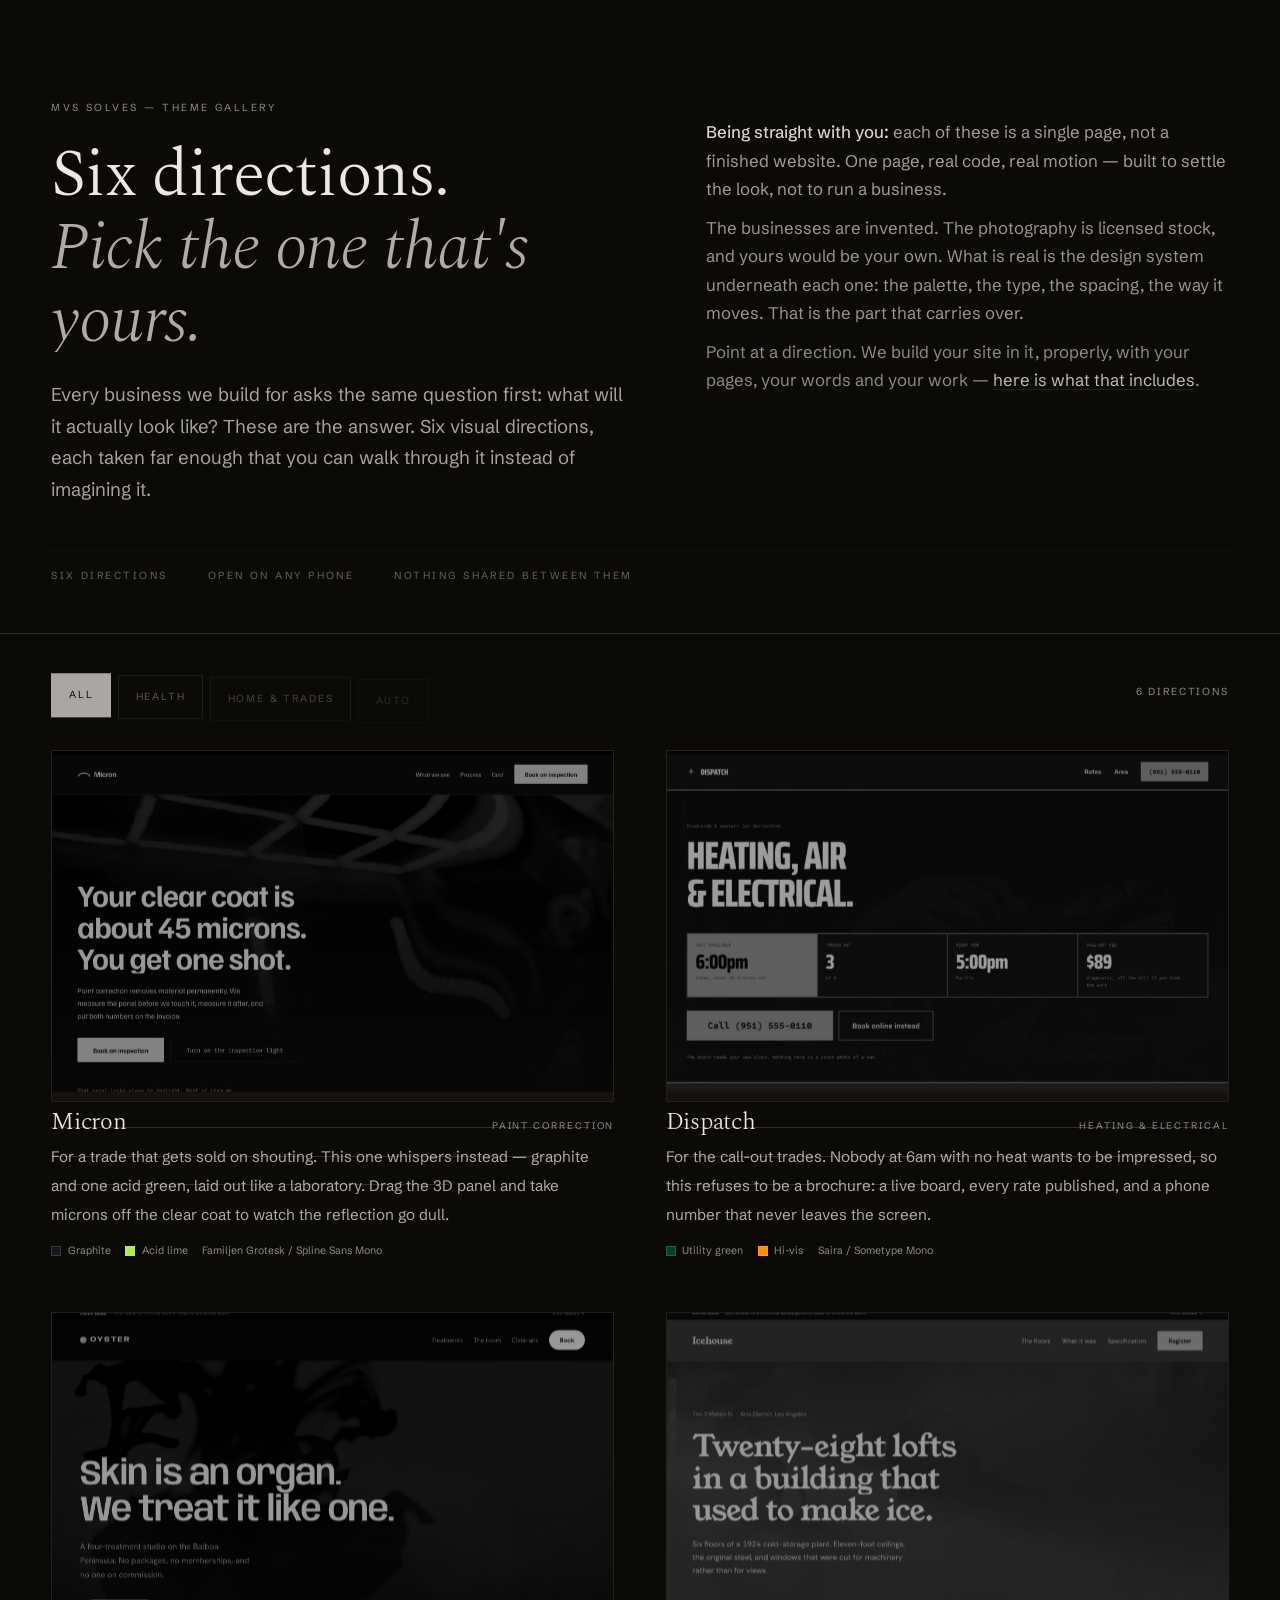
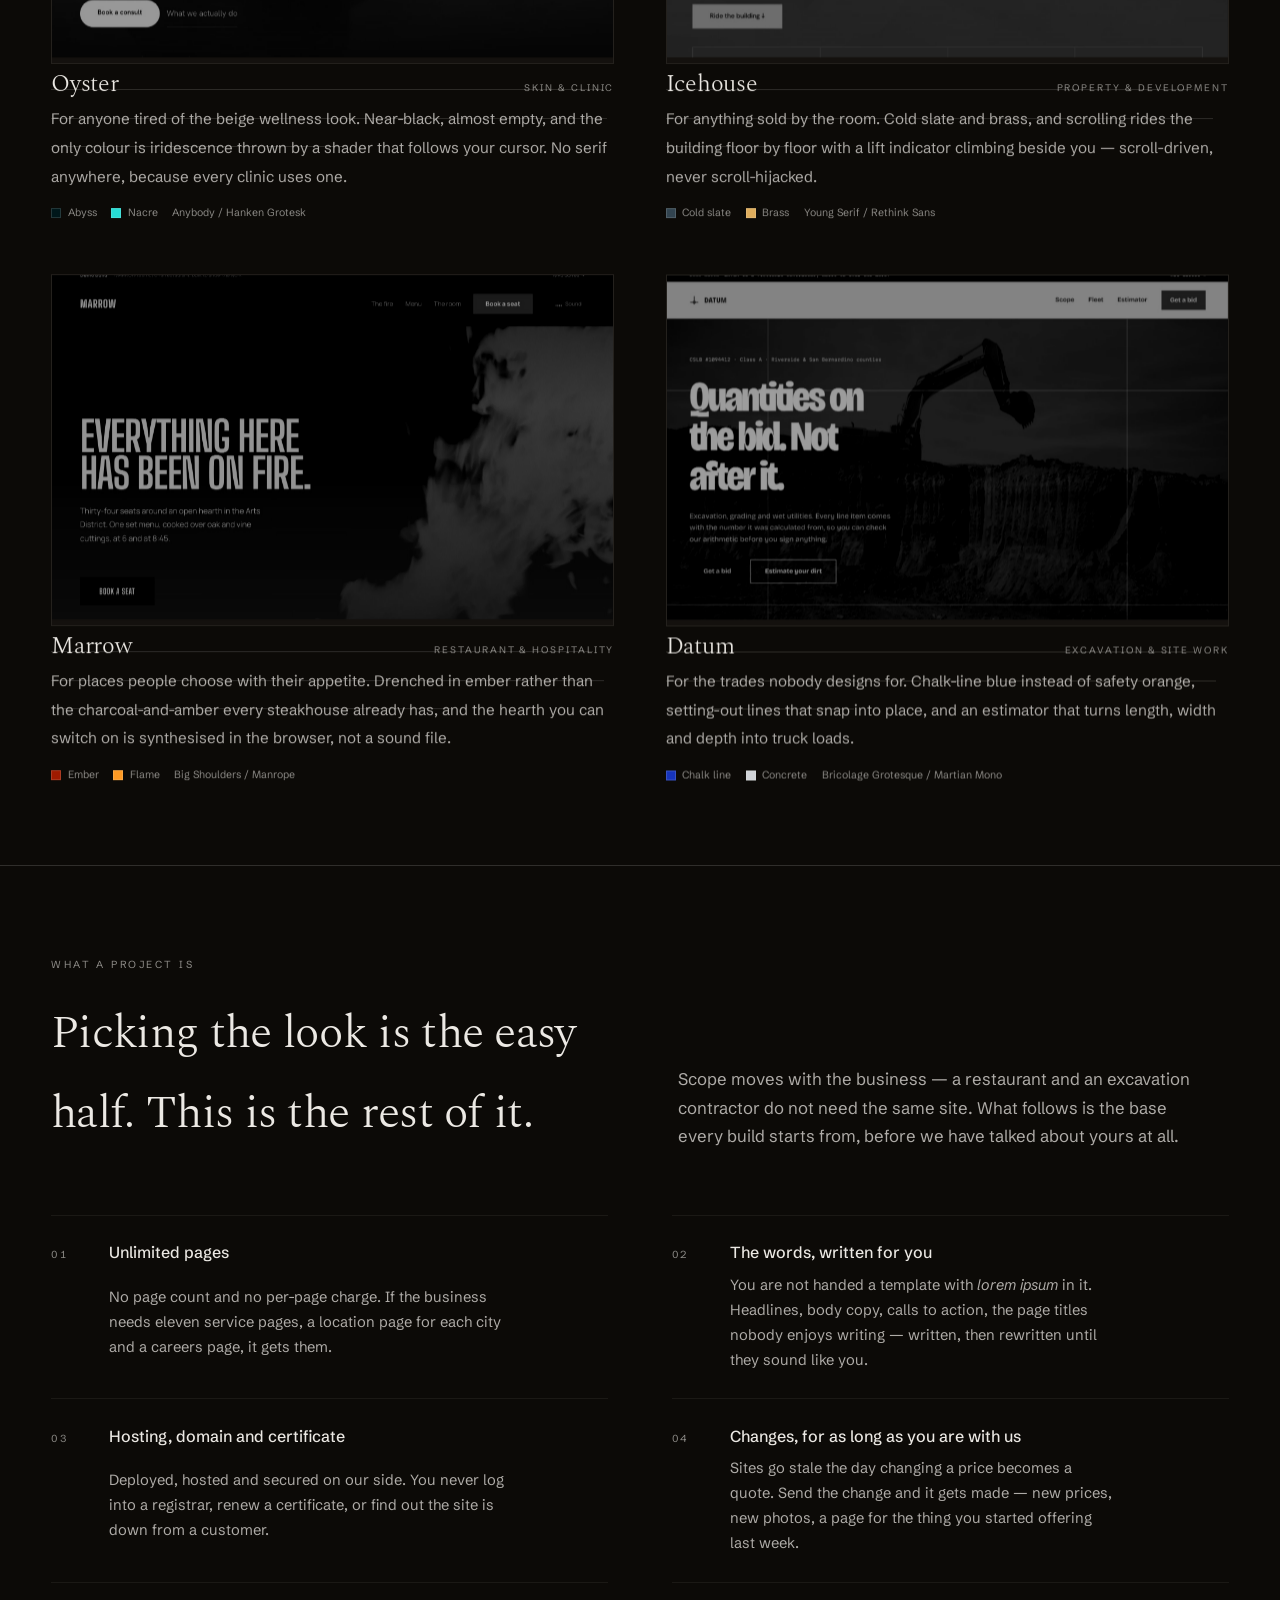
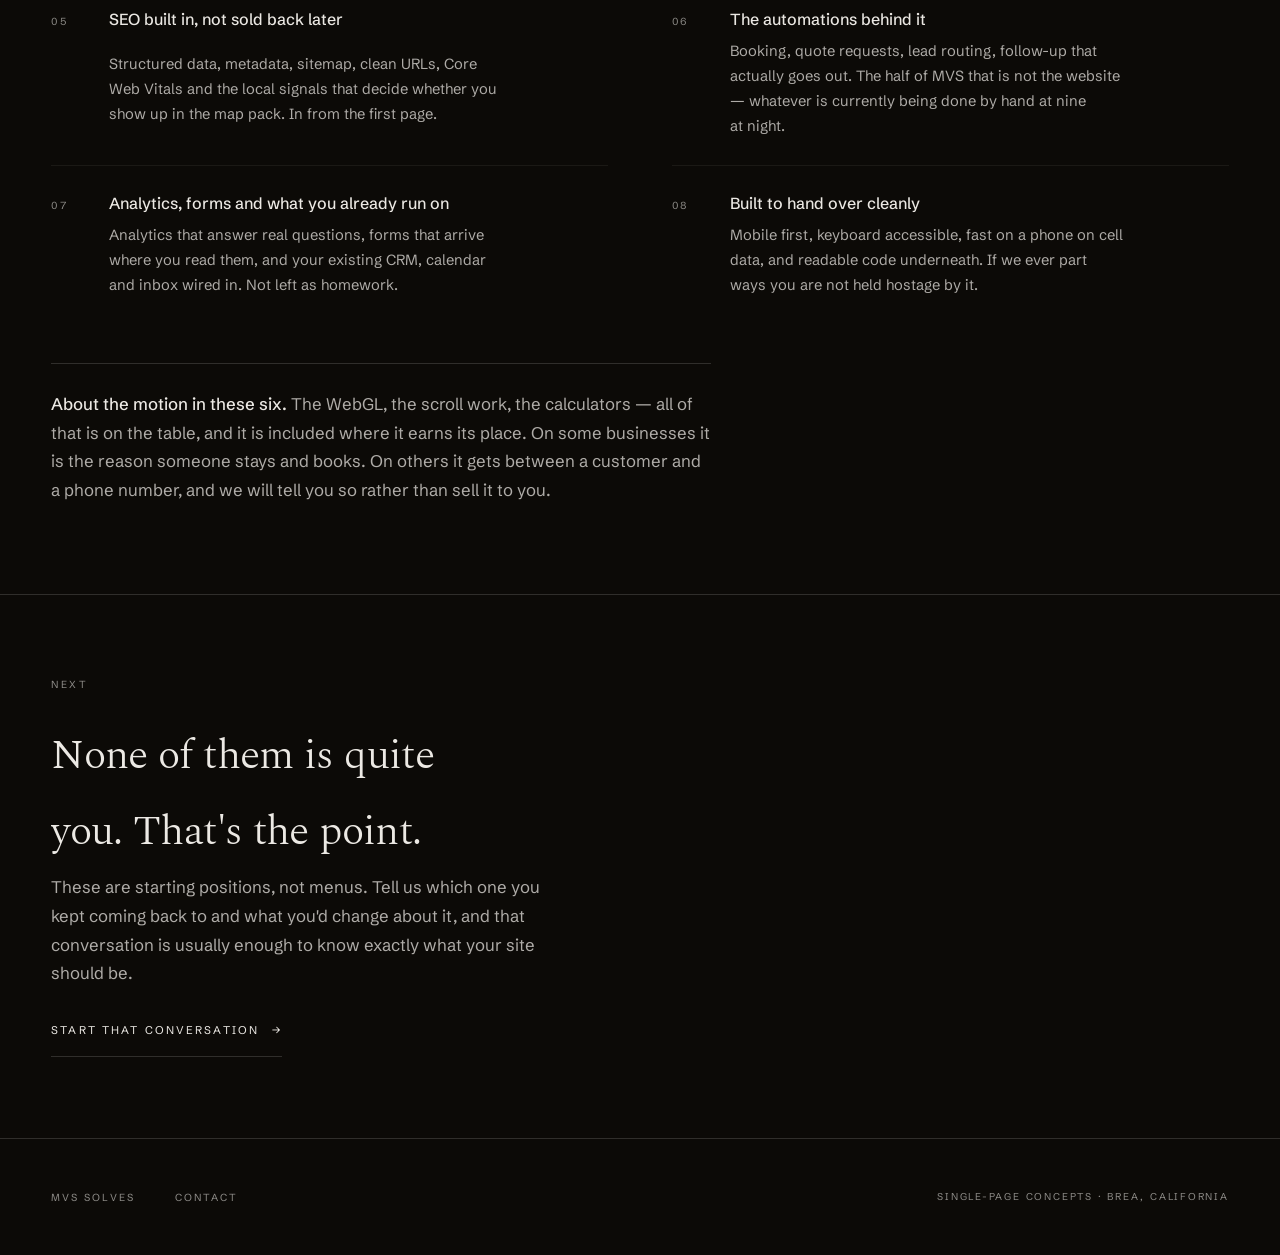
<file: index.html>
<!DOCTYPE html>
<html lang="en-US">
<head>
<meta charset="utf-8">
<meta name="viewport" content="width=device-width,initial-scale=1">
<title>Theme gallery — MVS Solves</title>
<meta name="description" content="Six single-page concepts, each a finished visual direction rather than a finished website. Open one, then tell us which direction is yours.">
<meta name="theme-color" content="#141210">
<meta property="og:type" content="website">
<meta property="og:title" content="Theme gallery — MVS Solves">
<meta property="og:description" content="Six directions you can walk through. Point at one and we build your site in it.">
<link rel="icon" href="favicon.svg?v=3" type="image/svg+xml">
<link rel="icon" href="favicon-96.png?v=3" sizes="96x96" type="image/png">
<link rel="apple-touch-icon" href="apple-touch-icon.png?v=3">
<link rel="mask-icon" href="mask-icon.svg?v=3" color="#141210">
<link rel="preconnect" href="https://fonts.googleapis.com">
<link rel="preconnect" href="https://fonts.gstatic.com" crossorigin>
<link href="https://fonts.googleapis.com/css2?family=Spectral:ital,wght@0,300;0,400;0,600;1,300&family=Schibsted+Grotesk:wght@400;500;600&display=swap" rel="stylesheet">
<link rel="stylesheet" href="lib/fx.css?v=6">
<style>
/* ═══════════════════════════════════════════════════════════════════
   The gallery is MVS's own surface, so it wears MVS's own system —
   the STONE ground, Spectral and Schibsted Grotesk from mvssolves.com.
   That is deliberate: the chrome should read as part of the agency, and
   the six concepts inside it should read as six other studios.

   It stays monochrome for the same reason it always did. The previews
   are the only colour on the page, so colour means "this is the work".
   ═══════════════════════════════════════════════════════════════════ */
:root{
  --ground:   oklch(0.145 0.008 70);
  --ground-2: oklch(0.185 0.008 70);
  --ground-3: oklch(0.225 0.008 72);
  --ink:      oklch(0.935 0.008 80);
  --ink-2:    oklch(0.745 0.007 78);
  --ink-3:    oklch(0.640 0.006 74);   /* 5.88:1 on ground */
  --hair:     oklch(0.935 0.008 80 / .16);
  --hair-2:   oklch(0.935 0.008 80 / .07);

  --serif:'Spectral',Georgia,serif;
  --sans:'Schibsted Grotesk',system-ui,-apple-system,sans-serif;

  --s0:.5rem; --s1:1rem; --s2:1.6rem; --s3:2.5rem;
  --s4:4rem; --s5:6.5rem; --s6:10rem;

  --pad:clamp(1.15rem,4vw,4.5rem);
  --wide:1440px;
  --ease:cubic-bezier(.16,1,.3,1);
}
*,*::before,*::after{box-sizing:border-box}
html{background:var(--ground);-webkit-text-size-adjust:100%}
body{
  margin:0;background:var(--ground);color:var(--ink-2);
  font-family:var(--sans);font-size:clamp(.95rem,.92rem + .18vw,1.05rem);
  line-height:1.7;-webkit-font-smoothing:antialiased;overflow-x:hidden;
}
img{max-width:100%;display:block;height:auto}
a{color:inherit}
p{margin:0;text-wrap:pretty}
h1,h2,h3{margin:0;font-family:var(--serif);font-weight:300;letter-spacing:-.015em;text-wrap:balance;color:var(--ink)}
::selection{background:var(--ink);color:var(--ground)}
:focus-visible{outline:2px solid var(--ink);outline-offset:4px}
.wrap{width:100%;max-width:var(--wide);margin-inline:auto;padding-inline:var(--pad)}
.k{display:block;font-family:var(--sans);font-size:.64rem;letter-spacing:.24em;
  text-transform:uppercase;color:var(--ink-3)}
.vh{position:absolute;width:1px;height:1px;overflow:hidden;clip-path:inset(50%)}
.skip{position:fixed;top:.5rem;left:.5rem;z-index:200;transform:translateY(-180%);
  padding:.7rem 1rem;background:var(--ink);color:var(--ground);text-decoration:none;transition:transform .25s}
.skip:focus{transform:none}

/* ── arrival ─────────────────────────────────────────────────────── */
#enter{background:var(--ground)}
#enter .enter-in{display:grid;justify-items:center;gap:var(--s2)}
#enter .e-m{width:46px;height:46px;fill:none;stroke:var(--ink);stroke-width:2.2}
#enter .e-m path{stroke-dasharray:74;stroke-dashoffset:74;animation:e-draw 1.15s var(--ease) forwards}
@keyframes e-draw{to{stroke-dashoffset:0}}
#enter .e-l{font-family:var(--sans);font-size:.64rem;letter-spacing:.24em;
  text-transform:uppercase;color:var(--ink-3)}

/* ── masthead ────────────────────────────────────────────────────── */
header{padding-block:clamp(3rem,11vh,6.5rem) clamp(2rem,6vh,3.5rem);border-bottom:1px solid var(--hair)}
/* two columns from tablet up: the pitch on the left, the disclosure on the
   right. One column left half the viewport empty at desktop width. */
.mast{display:grid;gap:var(--s3)}
@media(min-width:1000px){
  .mast{grid-template-columns:minmax(0,1.05fr) minmax(0,.95fr);gap:clamp(3rem,6vw,6rem);align-items:start}
  .mast .plain{margin-top:0;border-top:0;padding:0}
}
h1{font-size:clamp(2.1rem,6vw,4.2rem);line-height:1.06;margin-top:1.4rem;max-width:16ch}
h1 em{font-style:italic;color:var(--ink-2)}
.lede{margin-top:1.6rem;max-width:56ch;color:var(--ink-2);font-size:clamp(1rem,.97rem + .3vw,1.16rem)}

/* the honest bit, given its own weight rather than buried in small print */
.plain{
  margin-top:var(--s3);padding:var(--s2) var(--s2) var(--s2) calc(var(--s2) + 2px);
  border-top:1px solid var(--hair);max-width:64ch;
  display:grid;gap:.55rem;
}
.plain p{color:var(--ink-2)}
.plain strong{color:var(--ink);font-weight:500}
a.inline{color:var(--ink);text-decoration:none;box-shadow:inset 0 -1px 0 var(--hair);
  transition:box-shadow .4s var(--ease)}
a.inline:hover{box-shadow:inset 0 -1px 0 var(--ink)}

.meta{display:flex;flex-wrap:wrap;gap:.4rem 2.5rem;margin-top:var(--s3);
  padding-top:var(--s1);border-top:1px solid var(--hair-2)}

/* ── filters ─────────────────────────────────────────────────────── */
.filters{display:flex;flex-wrap:wrap;gap:.4rem;align-items:center;padding-block:clamp(1.6rem,4vh,2.4rem)}
.chip{
  font-family:var(--sans);font-size:.64rem;letter-spacing:.18em;text-transform:uppercase;
  background:none;color:var(--ink-3);border:1px solid var(--hair);
  padding:.6rem 1.05rem;cursor:pointer;min-height:44px;display:inline-flex;align-items:center;
  transition:color .35s var(--ease),border-color .35s var(--ease),background-color .35s var(--ease);
}
.chip:hover{color:var(--ink);border-color:var(--ink-3)}
.chip[aria-pressed="true"]{background:var(--ink);border-color:var(--ink);color:var(--ground)}
.count{margin-left:auto;font-family:var(--sans);font-size:.64rem;letter-spacing:.18em;
  text-transform:uppercase;color:var(--ink-3)}
@media(max-width:660px){.count{margin-left:0;width:100%;padding-top:.4rem}}

/* ── the gallery ─────────────────────────────────────────────────── */
.grid{display:grid;grid-template-columns:repeat(2,minmax(0,1fr));
  gap:clamp(2rem,4vw,3.5rem);padding-bottom:clamp(3rem,9vh,6rem)}
@media(max-width:900px){.grid{grid-template-columns:1fr}}

.card{display:block;text-decoration:none;position:relative}
.card[hidden]{display:none}
.shot{
  position:relative;display:block;overflow:hidden;background:var(--ground-2);
  aspect-ratio:16/10;border:1px solid var(--hair-2);
}
.shot img{
  position:absolute;inset:0;width:100%;height:100%;object-fit:cover;
  /* grey at rest so the colour is a reward, and so six loud palettes do
     not fight each other and the chrome at the same time */
  filter:grayscale(1) brightness(.62) contrast(1.06);
  transition:filter 1s var(--ease),transform 1.2s var(--ease);
}
.card:hover .shot img,.card:focus-visible .shot img{filter:none;transform:scale(1.03)}
/* a wash in that concept's own accent, so hover previews the palette */
.shot::after{
  content:'';position:absolute;inset:0;z-index:1;pointer-events:none;
  background:linear-gradient(to top,var(--accent) 0%,transparent 62%);
  opacity:0;mix-blend-mode:soft-light;transition:opacity .9s var(--ease);
}
.card:hover .shot::after,.card:focus-visible .shot::after{opacity:.85}
.open{
  position:absolute;right:0;bottom:0;z-index:2;background:var(--ink);color:var(--ground);
  font-family:var(--sans);font-size:.6rem;letter-spacing:.22em;text-transform:uppercase;
  padding:.9rem 1.15rem;transform:translateY(101%);transition:transform .5s var(--ease);
}
.card:hover .open,.card:focus-visible .open{transform:none}

.card-in{position:relative;padding-top:1.15rem;margin-top:1.15rem;border-top:1px solid var(--hair)}
.card-in::after{content:'';position:absolute;left:0;top:-1px;height:1px;width:100%;
  background:var(--ink);transform:scaleX(0);transform-origin:left;transition:transform .8s var(--ease)}
.card:hover .card-in::after,.card:focus-visible .card-in::after{transform:scaleX(1)}
.card-top{display:flex;align-items:baseline;gap:.5rem 1.25rem;flex-wrap:wrap}
.card h2{font-size:1.5rem;letter-spacing:-.01em}
.card .trade{margin-left:auto;font-family:var(--sans);font-size:.6rem;letter-spacing:.2em;
  text-transform:uppercase;color:var(--ink-3);white-space:nowrap}
.card .fit{margin-top:.7rem;color:var(--ink-2);font-size:.95rem;max-width:50ch}
.card .sys{margin-top:.9rem;display:flex;flex-wrap:wrap;gap:.3rem .9rem;
  font-family:var(--sans);font-size:.66rem;color:var(--ink-3)}
.swatch{display:inline-flex;align-items:center;gap:.42rem}
.swatch i{width:10px;height:10px;display:inline-block;border:1px solid var(--hair)}
@media(max-width:560px){
  .card .trade{margin-left:0;width:100%}
}

/* ── what a project is ───────────────────────────────────────────── */
/* Reads as a schedule of works, not a pricing table. No numbers, no
   ticks, no cards — hairlines and a counter, so it feels like something
   that was agreed rather than something being sold. */
.incl{border-top:1px solid var(--hair);padding-block:clamp(3.5rem,10vh,6.5rem)}
.incl-top{display:grid;gap:var(--s2)}
@media(min-width:1000px){
  .incl-top{grid-template-columns:minmax(0,1fr) minmax(0,1fr);gap:clamp(3rem,6vw,6rem);align-items:end}
}
.incl h2{font-size:clamp(1.7rem,4vw,2.9rem);max-width:24ch;margin-top:1.2rem}
.incl .intro{color:var(--ink-2);max-width:52ch}

.spec{list-style:none;margin:var(--s4) 0 0;padding:0;counter-reset:spec;
  display:grid;grid-template-columns:repeat(2,minmax(0,1fr));
  column-gap:clamp(2.5rem,5vw,5rem)}
@media(max-width:820px){.spec{grid-template-columns:1fr}}
.spec li{counter-increment:spec;padding-block:var(--s2);border-top:1px solid var(--hair-2);
  display:grid;grid-template-columns:2.6rem minmax(0,1fr);gap:0 1rem;align-items:baseline}
.spec li::before{
  content:counter(spec,decimal-leading-zero);
  font-family:var(--sans);font-size:.64rem;letter-spacing:.14em;color:var(--ink-3);
  font-variant-numeric:tabular-nums;
}
.spec h3{font-family:var(--sans);font-weight:500;font-size:1rem;letter-spacing:0;
  color:var(--ink);line-height:1.45}
.spec p{grid-column:2;margin-top:.5rem;color:var(--ink-2);font-size:.92rem;max-width:44ch}
@media(max-width:460px){
  .spec li{grid-template-columns:1fr}
  .spec li::before{margin-bottom:.5rem}
  .spec p{grid-column:1}
}

/* the one claim that needs a caveat, given the caveat rather than dropped */
.caveat{margin-top:var(--s3);padding-top:var(--s2);border-top:1px solid var(--hair);
  max-width:66ch;color:var(--ink-2)}
.caveat strong{color:var(--ink);font-weight:500}

/* ── close ───────────────────────────────────────────────────────── */
.close{border-top:1px solid var(--hair);padding-block:clamp(3rem,9vh,5.5rem)}
.close h2{font-size:clamp(1.6rem,4vw,2.6rem);max-width:20ch}
.close p{margin-top:1.2rem;max-width:52ch;color:var(--ink-2)}
.go{display:inline-flex;align-items:center;gap:.8rem;text-decoration:none;
  font-family:var(--sans);font-size:.7rem;letter-spacing:.19em;text-transform:uppercase;
  color:var(--ink);padding-bottom:.55rem;position:relative;margin-top:var(--s2);min-height:44px}
.go::before{content:'';position:absolute;inset-inline:0;bottom:0;height:1px;background:var(--hair)}
.go::after{content:'';position:absolute;inset-inline:0;bottom:0;height:1px;background:var(--ink);
  transform:scaleX(0);transform-origin:left;transition:transform .7s var(--ease)}
.go:hover::after{transform:scaleX(1)}

footer{border-top:1px solid var(--hair);padding-block:2.25rem}
.foot{display:flex;flex-wrap:wrap;gap:.6rem 2.5rem;align-items:center}
.foot a{font-family:var(--sans);font-size:.64rem;letter-spacing:.2em;text-transform:uppercase;
  color:var(--ink-3);text-decoration:none;min-height:44px;display:inline-flex;align-items:center;
  transition:color .4s var(--ease)}
.foot a:hover{color:var(--ink)}
.foot .rule{margin-left:auto;font-family:var(--sans);font-size:.62rem;letter-spacing:.18em;
  text-transform:uppercase;color:var(--ink-3)}
@media(max-width:660px){.foot .rule{margin-left:0;width:100%}}
</style>
<noscript><style>#enter{display:none}</style></noscript>

</head>
<body>

<div id="enter"><div class="enter-in">
  <svg class="e-m" viewBox="0 0 32 32" aria-hidden="true"><path d="M7 22V10l9 8 9-8v12"/></svg>
  <span class="e-l">MVS Solves</span>
</div></div>

<a class="skip" href="#gallery">Skip to the gallery</a>

<header>
  <div class="wrap">
    <span class="k">MVS Solves &mdash; theme gallery</span>
    <div class="mast">
     <div>
      <h1>Six directions.<br><em>Pick the one that's yours.</em></h1>
    <p class="lede">Every business we build for asks the same question first: what will it
      actually look like? These are the answer. Six visual directions, each taken far
      enough that you can walk through it instead of imagining it.</p>

     </div>

     <div class="plain">
      <p><strong>Being straight with you:</strong> each of these is a single page, not a
        finished website. One page, real code, real motion &mdash; built to settle the look,
        not to run a business.</p>
      <p>The businesses are invented. The photography is licensed stock, and yours would be
        your own. What is real is the design system underneath each one: the palette, the
        type, the spacing, the way it moves. That is the part that carries over.</p>
      <p>Point at a direction. We build your site in it, properly, with your pages, your
        words and your work &mdash; <a class="inline" href="#included">here is what that
        includes</a>.</p>
     </div>
    </div>

    <div class="meta">
      <span class="k">Six directions</span>
      <span class="k">Open on any phone</span>
      <span class="k">Nothing shared between them</span>
    </div>
  </div>
</header>

<div class="wrap">
  <div class="filters" role="group" aria-label="Filter directions by trade">
    <button class="chip" type="button" data-f="all" aria-pressed="true">All</button>
    <button class="chip" type="button" data-f="health" aria-pressed="false">Health</button>
    <button class="chip" type="button" data-f="trades" aria-pressed="false">Home &amp; trades</button>
    <button class="chip" type="button" data-f="auto" aria-pressed="false">Auto</button>
    <button class="chip" type="button" data-f="property" aria-pressed="false">Property</button>
    <button class="chip" type="button" data-f="food" aria-pressed="false">Food</button>
    <span class="count" id="count" aria-live="polite">6 directions</span>
  </div>
</div>

<main class="wrap" id="gallery">
  <h2 class="vh">The directions</h2>
  <div class="grid">

    <a class="card" href="micron/" data-sector="auto" style="--accent:#AFE955">
      <span class="shot">
        <img src="micron/preview.jpg" width="1280" height="800" loading="eager"
             alt="Micron: a dark macro car panel headed 'Your clear coat is about 45 microns. You get one shot.'">
        <span class="open">Walk through it &rarr;</span>
      </span>
      <span class="card-in">
        <span class="card-top"><h2>Micron</h2><span class="trade">Paint correction</span></span>
        <span class="fit">For a trade that gets sold on shouting. This one whispers instead &mdash;
          graphite and one acid green, laid out like a laboratory. Drag the 3D panel and take
          microns off the clear coat to watch the reflection go dull.</span>
        <span class="sys">
          <span class="swatch"><i style="background:#14171B"></i>Graphite</span>
          <span class="swatch"><i style="background:#AFE955"></i>Acid lime</span>
          <span class="swatch">Familjen Grotesk / Spline Sans Mono</span>
        </span>
      </span>
    </a>

    <a class="card" href="dispatch/" data-sector="trades" style="--accent:#FF8D00">
      <span class="shot">
        <img src="dispatch/preview.jpg" width="1280" height="800" loading="eager"
             alt="Dispatch: a green status board showing the next available slot, trucks out and the call-out fee.">
        <span class="open">Walk through it &rarr;</span>
      </span>
      <span class="card-in">
        <span class="card-top"><h2>Dispatch</h2><span class="trade">Heating &amp; electrical</span></span>
        <span class="fit">For the call-out trades. Nobody at 6am with no heat wants to be
          impressed, so this refuses to be a brochure: a live board, every rate published,
          and a phone number that never leaves the screen.</span>
        <span class="sys">
          <span class="swatch"><i style="background:#014529"></i>Utility green</span>
          <span class="swatch"><i style="background:#FF8D00"></i>Hi-vis</span>
          <span class="swatch">Saira / Sometype Mono</span>
        </span>
      </span>
    </a>

    <a class="card" href="oyster/" data-sector="health" style="--accent:#27DED6">
      <span class="shot">
        <img src="oyster/preview.jpg" width="1280" height="800" loading="eager"
             alt="Oyster: iridescent film over near-black, headed 'Skin is an organ. We treat it like one.'">
        <span class="open">Walk through it &rarr;</span>
      </span>
      <span class="card-in">
        <span class="card-top"><h2>Oyster</h2><span class="trade">Skin &amp; clinic</span></span>
        <span class="fit">For anyone tired of the beige wellness look. Near-black, almost
          empty, and the only colour is iridescence thrown by a shader that follows your
          cursor. No serif anywhere, because every clinic uses one.</span>
        <span class="sys">
          <span class="swatch"><i style="background:#00181B"></i>Abyss</span>
          <span class="swatch"><i style="background:#27DED6"></i>Nacre</span>
          <span class="swatch">Anybody / Hanken Grotesk</span>
        </span>
      </span>
    </a>

    <a class="card" href="icehouse/" data-sector="property" style="--accent:#E0AE5D">
      <span class="shot">
        <img src="icehouse/preview.jpg" width="1280" height="800" loading="lazy"
             alt="Icehouse: sun crossing a brick industrial hall, headed 'Twenty-eight lofts in a building that used to make ice.'">
        <span class="open">Walk through it &rarr;</span>
      </span>
      <span class="card-in">
        <span class="card-top"><h2>Icehouse</h2><span class="trade">Property &amp; development</span></span>
        <span class="fit">For anything sold by the room. Cold slate and brass, and scrolling
          rides the building floor by floor with a lift indicator climbing beside you &mdash;
          scroll-driven, never scroll-hijacked.</span>
        <span class="sys">
          <span class="swatch"><i style="background:#334551"></i>Cold slate</span>
          <span class="swatch"><i style="background:#E0AE5D"></i>Brass</span>
          <span class="swatch">Young Serif / Rethink Sans</span>
        </span>
      </span>
    </a>

    <a class="card" href="marrow/" data-sector="food" style="--accent:#FF9B24">
      <span class="shot">
        <img src="marrow/preview.jpg" width="1280" height="800" loading="lazy"
             alt="Marrow: flame and smoke bleeding into ember red, headed 'Everything here has been on fire.'">
        <span class="open">Walk through it &rarr;</span>
      </span>
      <span class="card-in">
        <span class="card-top"><h2>Marrow</h2><span class="trade">Restaurant &amp; hospitality</span></span>
        <span class="fit">For places people choose with their appetite. Drenched in ember
          rather than the charcoal-and-amber every steakhouse already has, and the hearth you
          can switch on is synthesised in the browser, not a sound file.</span>
        <span class="sys">
          <span class="swatch"><i style="background:#A01B00"></i>Ember</span>
          <span class="swatch"><i style="background:#FF9B24"></i>Flame</span>
          <span class="swatch">Big Shoulders / Manrope</span>
        </span>
      </span>
    </a>

    <a class="card" href="datum/" data-sector="trades" style="--accent:#1735BF">
      <span class="shot">
        <img src="datum/preview.jpg" width="1280" height="800" loading="lazy"
             alt="Datum: a rebar cage duotoned into ultramarine, headed 'Quantities on the bid. Not after it.'">
        <span class="open">Walk through it &rarr;</span>
      </span>
      <span class="card-in">
        <span class="card-top"><h2>Datum</h2><span class="trade">Excavation &amp; site work</span></span>
        <span class="fit">For the trades nobody designs for. Chalk-line blue instead of safety
          orange, setting-out lines that snap into place, and an estimator that turns length,
          width and depth into truck loads.</span>
        <span class="sys">
          <span class="swatch"><i style="background:#1735BF"></i>Chalk line</span>
          <span class="swatch"><i style="background:#D3D6DA"></i>Concrete</span>
          <span class="swatch">Bricolage Grotesque / Martian Mono</span>
        </span>
      </span>
    </a>

  </div>
</main>

<section class="incl" id="included">
  <div class="wrap">
    <div class="incl-top">
      <div>
        <span class="k">What a project is</span>
        <h2>Picking the look is the easy half. This is the rest of it.</h2>
      </div>
      <p class="intro">Scope moves with the business &mdash; a restaurant and an excavation
        contractor do not need the same site. What follows is the base every build starts
        from, before we have talked about yours at all.</p>
    </div>

    <ol class="spec">
      <li>
        <h3>Unlimited pages</h3>
        <p>No page count and no per-page charge. If the business needs eleven service pages,
          a location page for each city and a careers page, it gets them.</p>
      </li>
      <li>
        <h3>The words, written for you</h3>
        <p>You are not handed a template with <em>lorem ipsum</em> in it. Headlines, body
          copy, calls to action, the page titles nobody enjoys writing &mdash; written, then
          rewritten until they sound like you.</p>
      </li>
      <li>
        <h3>Hosting, domain and certificate</h3>
        <p>Deployed, hosted and secured on our side. You never log into a registrar, renew a
          certificate, or find out the site is down from a customer.</p>
      </li>
      <li>
        <h3>Changes, for as long as you are with us</h3>
        <p>Sites go stale the day changing a price becomes a quote. Send the change and it
          gets made &mdash; new prices, new photos, a page for the thing you started
          offering last week.</p>
      </li>
      <li>
        <h3>SEO built in, not sold back later</h3>
        <p>Structured data, metadata, sitemap, clean URLs, Core Web Vitals and the local
          signals that decide whether you show up in the map pack. In from the first page.</p>
      </li>
      <li>
        <h3>The automations behind it</h3>
        <p>Booking, quote requests, lead routing, follow-up that actually goes out. The half
          of MVS that is not the website &mdash; whatever is currently being done by hand at
          nine at night.</p>
      </li>
      <li>
        <h3>Analytics, forms and what you already run on</h3>
        <p>Analytics that answer real questions, forms that arrive where you read them, and
          your existing CRM, calendar and inbox wired in. Not left as homework.</p>
      </li>
      <li>
        <h3>Built to hand over cleanly</h3>
        <p>Mobile first, keyboard accessible, fast on a phone on cell data, and readable code
          underneath. If we ever part ways you are not held hostage by it.</p>
      </li>
    </ol>

    <p class="caveat"><strong>About the motion in these six.</strong> The WebGL, the scroll
      work, the calculators &mdash; all of that is on the table, and it is included where it
      earns its place. On some businesses it is the reason someone stays and books. On others
      it gets between a customer and a phone number, and we will tell you so rather than
      sell it to you.</p>
  </div>
</section>

<section class="close">
  <div class="wrap">
    <span class="k">Next</span>
    <h2 style="margin-top:1.2rem">None of them is quite you. That's the point.</h2>
    <p>These are starting positions, not menus. Tell us which one you kept coming back to and
      what you'd change about it, and that conversation is usually enough to know exactly what
      your site should be.</p>
    <a class="go" href="https://mvssolves.com/contact/">Start that conversation <span>&rarr;</span></a>
  </div>
</section>

<footer>
  <div class="wrap foot">
    <a href="https://mvssolves.com">MVS Solves</a>
    <a href="https://mvssolves.com/contact/">Contact</a>
    <span class="rule">Single-page concepts &middot; Brea, California</span>
  </div>
</footer>

<script src="lib/gsap.min.js"></script>
<script src="lib/ScrollTrigger.min.js"></script>
<script src="lib/SplitText.min.js"></script>
<script src="lib/Flip.min.js"></script>
<script src="lib/lenis.min.js"></script>
<script src="lib/fx.js?v=8"></script>
<script>
/* ═══════════════════════════════════════════════════════════════════
   The gallery's own motion. Quieter than any concept inside it — the
   chrome should never out-perform the work it is showing.
   ═══════════════════════════════════════════════════════════════════ */
(function () {
  'use strict';

  /* filtering first, because it has to work whether or not GSAP loaded */
  var chips = [].slice.call(document.querySelectorAll('.chip'));
  var cards = [].slice.call(document.querySelectorAll('.card'));
  var count = document.getElementById('count');

  function filter(f) {
    var shown = 0;
    cards.forEach(function (c) {
      var on = f === 'all' || c.dataset.sector === f;
      c.hidden = !on;
      if (on) shown++;
    });
    count.textContent = shown + (shown === 1 ? ' direction' : ' directions');
    chips.forEach(function (b) { b.setAttribute('aria-pressed', String(b.dataset.f === f)); });
    if (window.ScrollTrigger) ScrollTrigger.refresh();
  }
  chips.forEach(function (b) { b.addEventListener('click', function () { filter(b.dataset.f); }); });

  var g = window.gsap, ST = window.ScrollTrigger;
  if (!g || !ST || !window.FX) return;
  FX.enter({ hold: 700 });
  FX.links();
  FX.boot({ anchorOffset: -40 });
  if (FX.reduce) return;

  var EASE = 'power3.out';
  var h1 = FX.split(document.querySelector('h1'));
  if (h1) g.from(h1.lines, { yPercent: 118, duration: 1.35, ease: EASE, stagger: .1, delay: 1.15 });
  g.from('.lede, .plain p, .meta', { opacity: 0, y: 20, duration: 1, ease: EASE, stagger: .07, delay: 1.5 });
  g.from('.chip', { opacity: 0, y: 12, duration: .7, ease: EASE, stagger: .045, delay: 1.85 });

  /* cards rise in pairs, matching the two-column grid rather than
     cascading one by one down a column that does not exist */
  g.utils.toArray('.card').forEach(function (c, i) {
    g.from(c, {
      opacity: 0, y: 44, duration: 1.15, ease: EASE, delay: (i % 2) * .09,
      scrollTrigger: { trigger: c, start: 'top 92%' }
    });
  });

  g.utils.toArray('.shot img').forEach(function (im) {
    g.fromTo(im, { yPercent: -3.5 }, {
      yPercent: 3.5, ease: 'none',
      scrollTrigger: { trigger: im, start: 'top bottom', end: 'bottom top', scrub: 1 }
    });
  });

  var ih = FX.split(document.querySelector('.incl h2'));
  if (ih) g.from(ih.lines, {
    yPercent: 118, duration: 1.25, ease: EASE, stagger: .09,
    scrollTrigger: { trigger: '.incl', start: 'top 78%' }
  });
  g.from('.incl .intro', {
    opacity: 0, y: 18, duration: 1, ease: EASE,
    scrollTrigger: { trigger: '.incl', start: 'top 78%' }
  });
  /* the schedule reads down each column, so it reveals in the order it is
     read rather than in DOM order across an invisible row */
  g.utils.toArray('.spec li').forEach(function (li) {
    g.from(li, {
      opacity: 0, y: 22, duration: .9, ease: EASE,
      scrollTrigger: { trigger: li, start: 'top 94%' }
    });
  });

  var ch = FX.split(document.querySelector('.close h2'));
  if (ch) g.from(ch.lines, {
    yPercent: 118, duration: 1.3, ease: EASE, stagger: .1,
    scrollTrigger: { trigger: '.close', start: 'top 82%' }
  });
})();
</script>
</body>
</html>
</file>
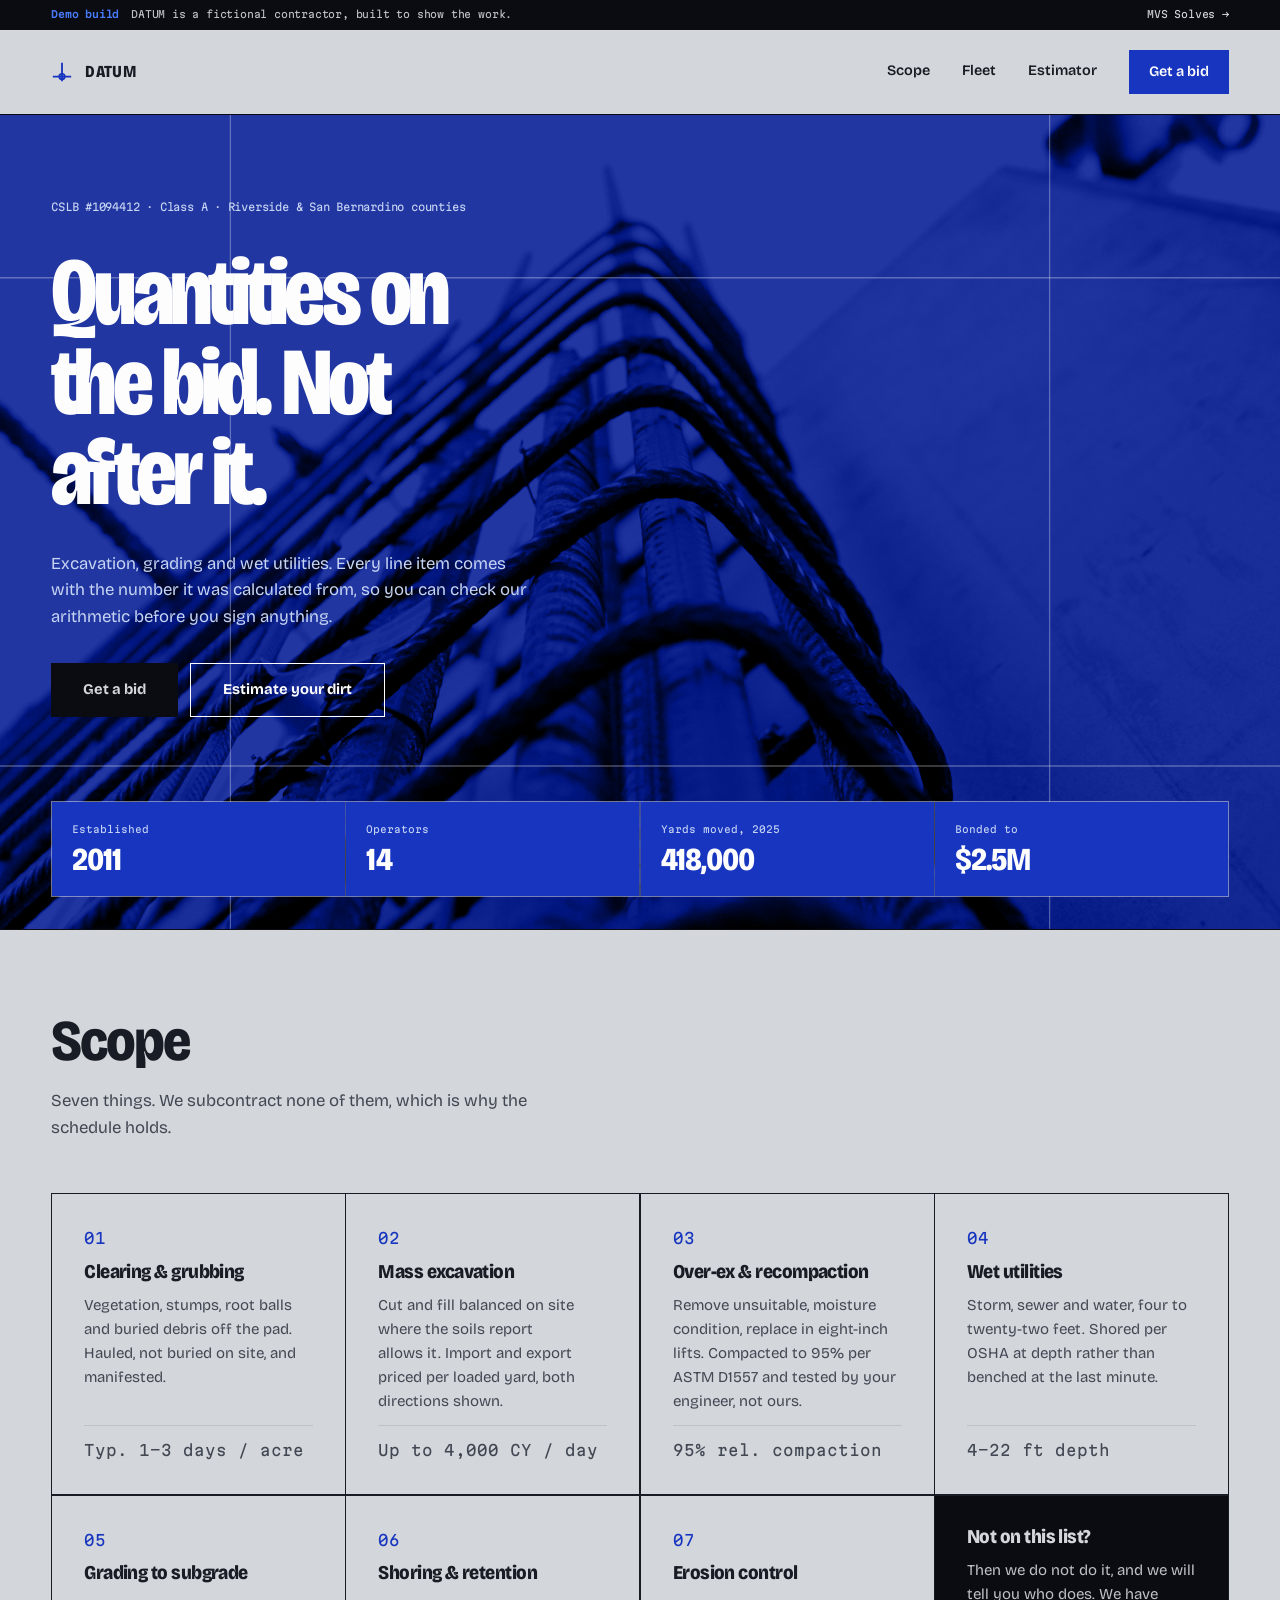
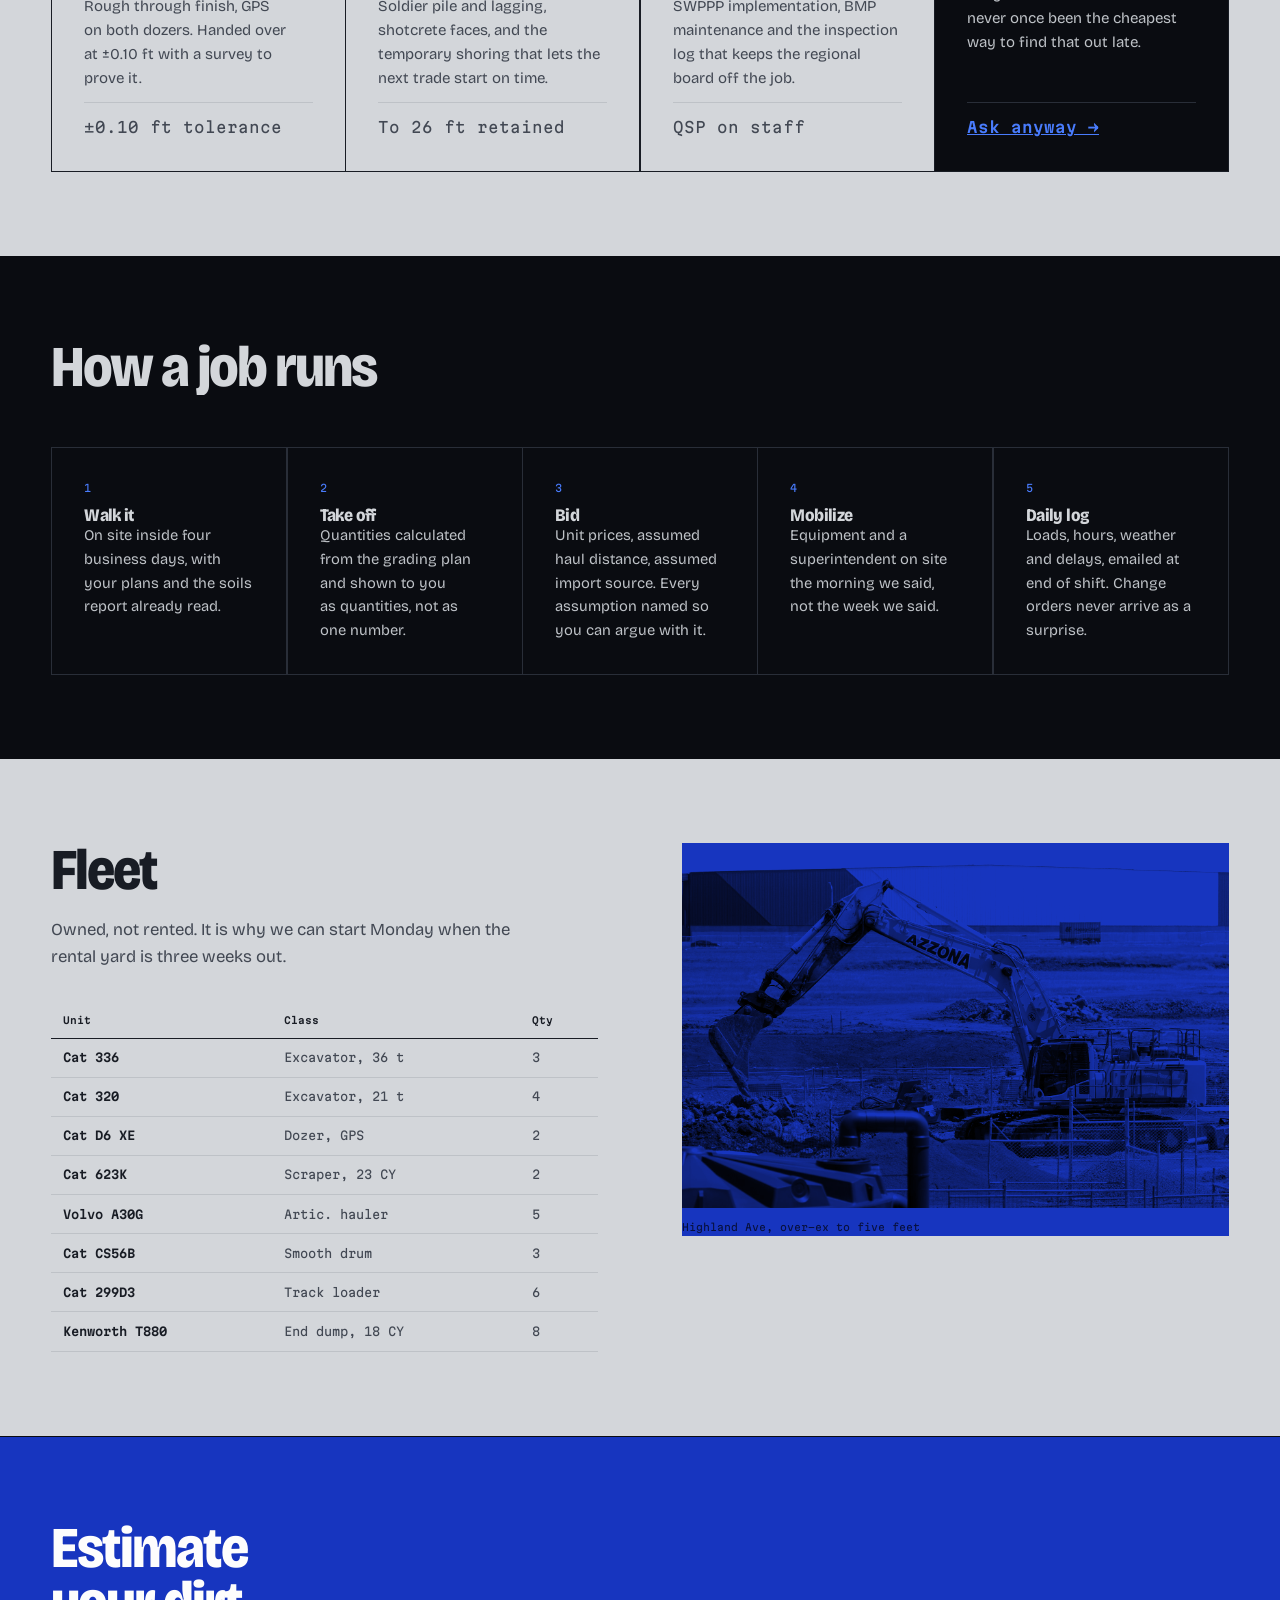
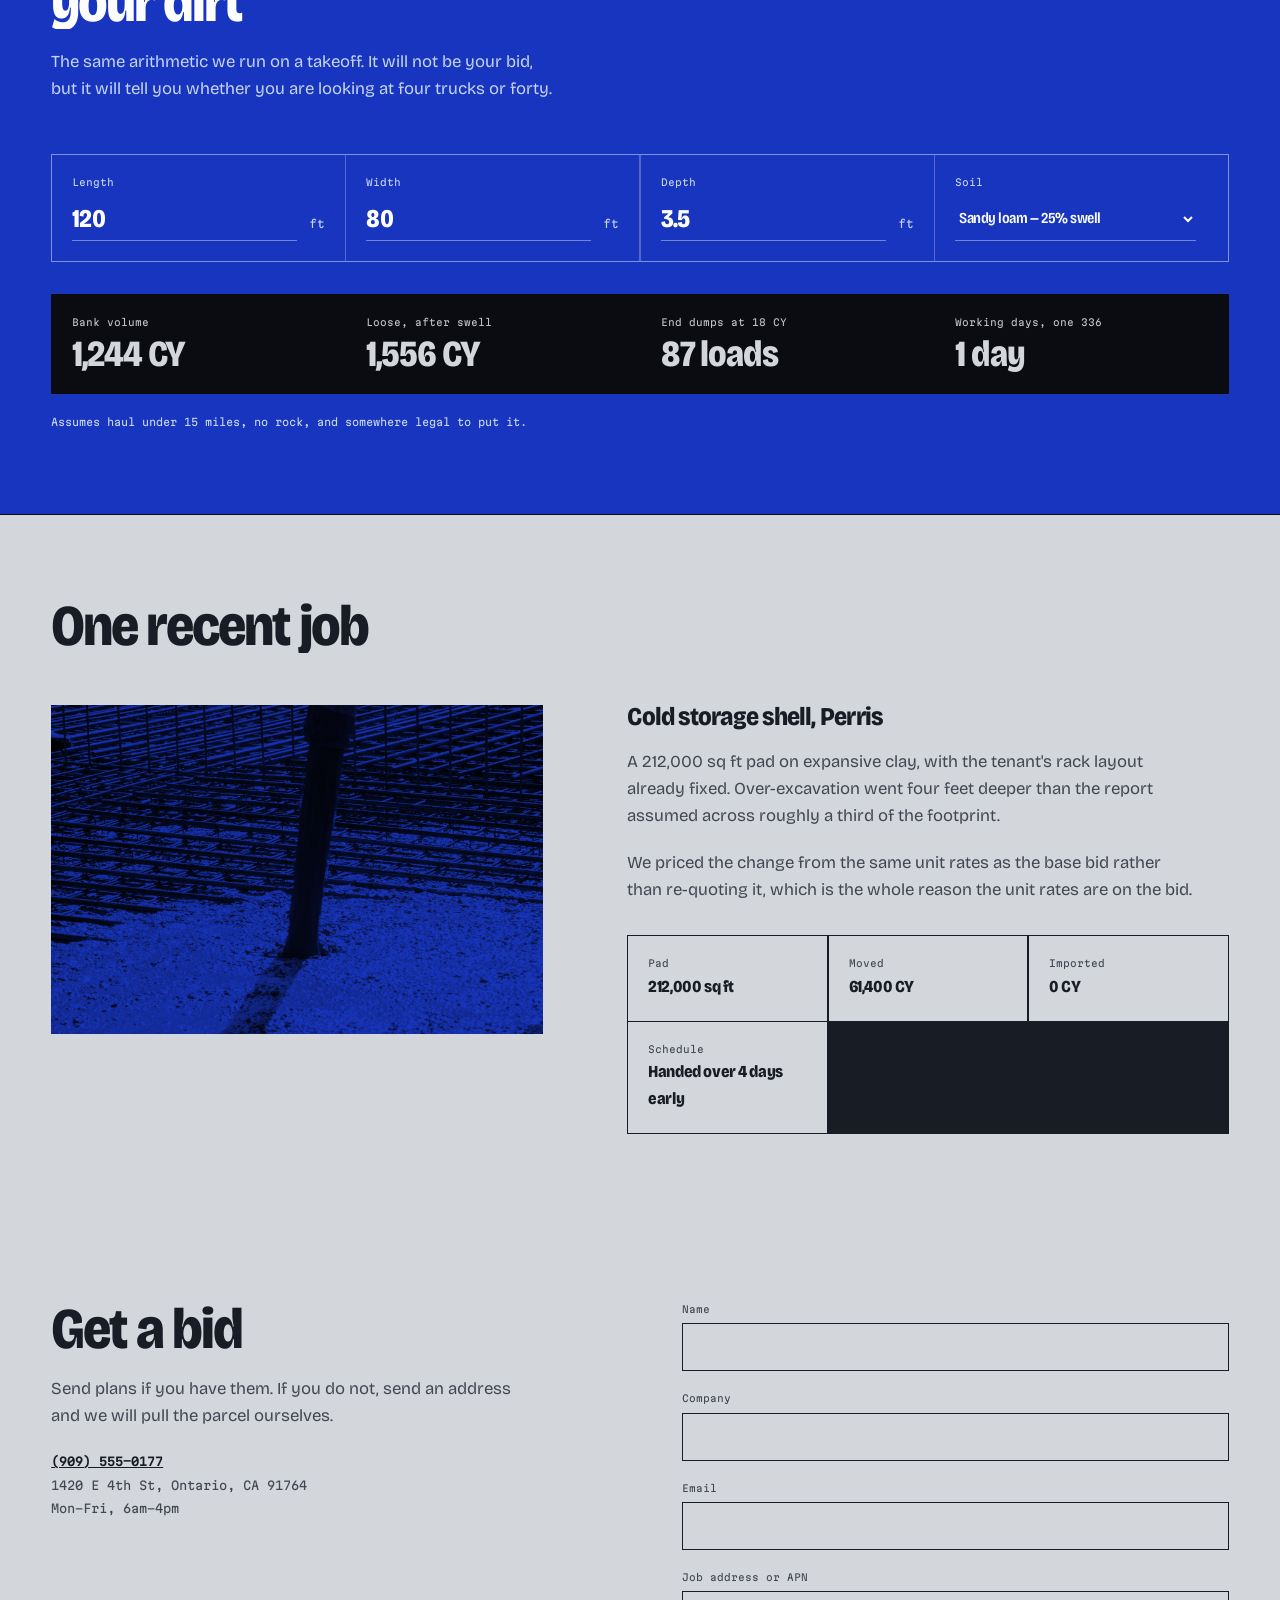
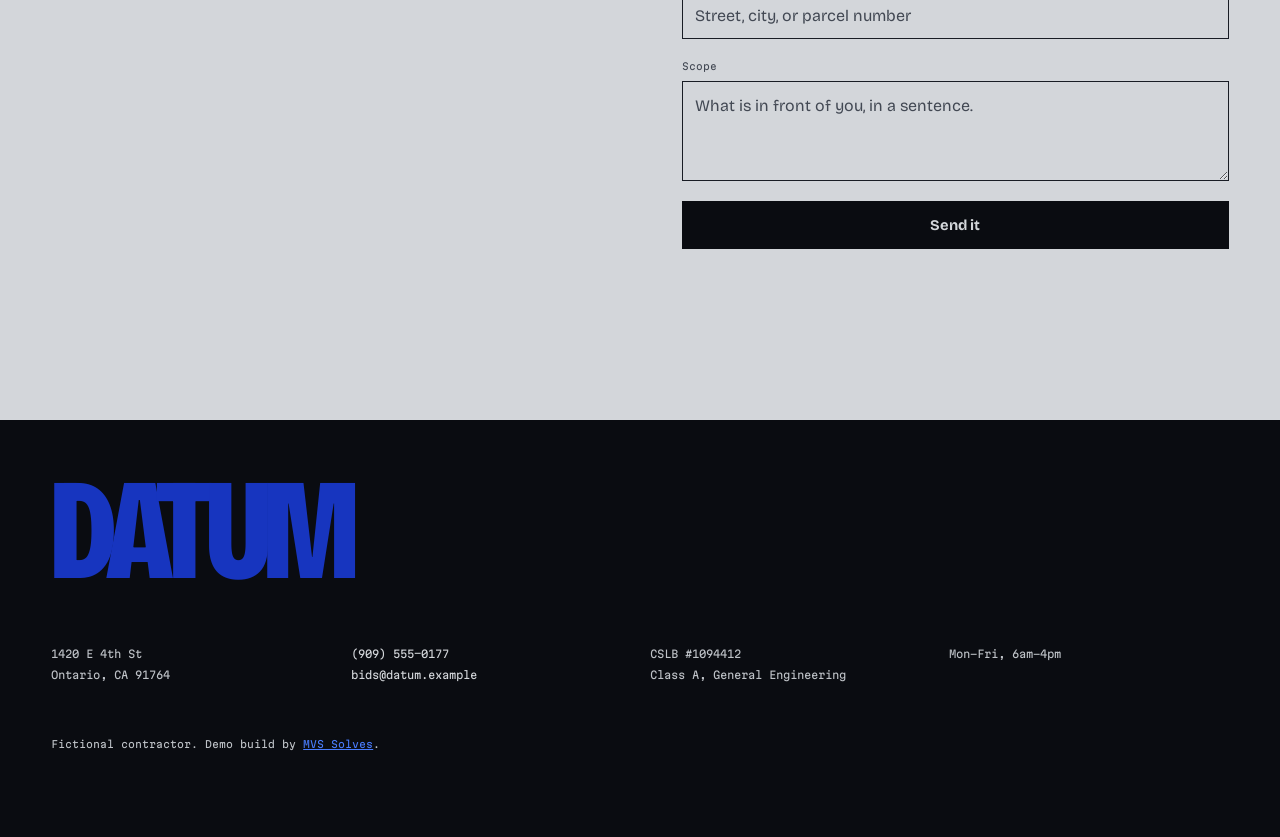
<file: datum/index.html>
<!doctype html>
<html lang="en-US">
<head>
<meta charset="utf-8">
<meta name="viewport" content="width=device-width, initial-scale=1">
<title>DATUM — excavation &amp; site work, Inland Empire</title>
<meta name="description" content="Excavation, grading and wet utilities across Riverside and San Bernardino counties. CSLB #1094412, Class A. Quantities on the bid, not after it.">
<meta property="og:title" content="DATUM — excavation &amp; site work">
<meta property="og:description" content="Quantities on the bid, not after it. Riverside and San Bernardino counties.">
<meta property="og:type" content="website">
<meta property="og:image" content="og.jpg">
<meta name="twitter:card" content="summary_large_image">
<link rel="icon" href="../favicon.svg?v=3" type="image/svg+xml">
<link rel="icon" href="../favicon-96.png?v=3" sizes="96x96" type="image/png">
<link rel="apple-touch-icon" href="../apple-touch-icon.png?v=3">
<link rel="mask-icon" href="../mask-icon.svg?v=3" color="#141210">
<link rel="preconnect" href="https://fonts.googleapis.com">
<link rel="preconnect" href="https://fonts.gstatic.com" crossorigin>
<link href="https://fonts.googleapis.com/css2?family=Bricolage+Grotesque:opsz,wdth,wght@12..96,75..100,300..800&family=Martian+Mono:wght@300;400;600&display=swap" rel="stylesheet">
<link rel="stylesheet" href="../lib/fx.css?v=6">
<link rel="stylesheet" href="css/datum.css?v=8">
<link rel="canonical" href="https://mvssolves.com/demos/datum/">
<noscript><style>#enter{display:none}</style></noscript>

</head>
<body>

<div id="enter"><div class="enter-in"><svg class="e-g" viewBox="0 0 120 60" aria-hidden="true"><line x1="0" y1="42" x2="120" y2="42"/><line x1="60" y1="0" x2="60" y2="60"/><circle cx="60" cy="42" r="7"/></svg><span class="e-w">Datum</span></div></div>

<a class="skip" href="#main">Skip to content</a>

<div class="mvsbar">
  <span class="mvsbar-t">Demo build</span>
  <span class="mvsbar-d">DATUM is a fictional contractor, built to show the work.</span>
  <a class="mvsbar-a" href="https://mvssolves.com">MVS Solves &rarr;</a>
</div>

<header class="nav" id="nav">
  <a class="mark" href="#top" aria-label="Datum, home">
    <svg class="mark-g" viewBox="0 0 24 24" aria-hidden="true"><path d="M2 17h20M12 2v20" /><circle cx="12" cy="17" r="3"/></svg>
    <span class="mark-w">Datum</span>
  </a>
  <nav class="nav-links" aria-label="Primary">
    <a href="#scope">Scope</a>
    <a href="#fleet">Fleet</a>
    <a href="#calc">Estimator</a>
    <a href="#bid" class="btn-nav">Get a bid</a>
  </nav>
</header>

<button class="burger" id="burger" aria-expanded="false" aria-controls="mnav" aria-label="Menu">
  <span aria-hidden="true"></span><span aria-hidden="true"></span>
</button>

<div class="mnav" id="mnav">
  <div class="m-links">
    <a href="#scope">Scope</a>
    <a href="#run">How a job runs</a>
    <a href="#fleet">Fleet</a>
    <a href="#calc">Estimator</a>
    <a href="#job">Recent work</a>
    <a href="#bid">Get a bid</a>
  </div>
  <p class="m-foot">CSLB #1094412, Class A<br>(909) 555-0177</p>
</div>

<main id="main">

<!-- ────────────────────────────────────────────────────────── hero -->
<section class="hero" id="top">
  <div class="hero-media" aria-hidden="true">
    <picture>
      <source media="(max-width: 640px)" srcset="img/hero-p.jpg" width="900" height="1350">
      <source media="(max-width: 1024px)" srcset="img/hero-sq.jpg" width="1200" height="1200">
      <img src="img/hero.jpg" alt="" width="2000" height="1250" fetchpriority="high">
    </picture>
      <video class="hero-vid" muted loop playsinline preload="none" poster="img/hero-poster.jpg" aria-hidden="true" tabindex="-1">
        <source data-src="img/hero.mp4" type="video/mp4">
      </video>
  </div>

  <!-- setting-out lines, snapped in on load the way a chalk line is -->
  <svg class="snap" viewBox="0 0 1000 600" preserveAspectRatio="none" aria-hidden="true">
    <line x1="0" y1="120" x2="1000" y2="120"/>
    <line x1="0" y1="480" x2="1000" y2="480"/>
    <line x1="180" y1="0" x2="180" y2="600"/>
    <line x1="820" y1="0" x2="820" y2="600"/>
  </svg>

  <div class="hero-body">
    <p class="hero-k">CSLB #1094412 · Class A · Riverside &amp; San Bernardino counties</p>
    <h1 class="hero-h">Quantities on<br>the bid. Not<br>after it.</h1>
    <p class="hero-p">Excavation, grading and wet utilities. Every line item comes with the
      number it was calculated from, so you can check our arithmetic before you sign
      anything.</p>
    <div class="hero-act">
      <a class="btn" href="#bid">Get a bid</a>
      <a class="btn-o" href="#calc">Estimate your dirt</a>
    </div>
  </div>

  <dl class="hero-d">
    <div><dt>Established</dt><dd>2011</dd></div>
    <div><dt>Operators</dt><dd>14</dd></div>
    <div><dt>Yards moved, 2025</dt><dd>418,000</dd></div>
    <div><dt>Bonded to</dt><dd>$2.5M</dd></div>
  </dl>
</section>

<!-- ───────────────────────────────────────────────────────── scope -->
<section class="scope" id="scope" aria-labelledby="scope-h">
  <div class="sec-top">
    <h2 id="scope-h" class="sec-h">Scope</h2>
    <p class="sec-p">Seven things. We subcontract none of them, which is why the
      schedule holds.</p>
  </div>

  <div class="grid" data-stagger>
    <article class="cell">
      <p class="cell-c">01</p>
      <h3>Clearing &amp; grubbing</h3>
      <p>Vegetation, stumps, root balls and buried debris off the pad. Hauled, not
        buried on site, and manifested.</p>
      <p class="cell-m">Typ. 1&ndash;3 days / acre</p>
    </article>
    <article class="cell">
      <p class="cell-c">02</p>
      <h3>Mass excavation</h3>
      <p>Cut and fill balanced on site where the soils report allows it. Import and
        export priced per loaded yard, both directions shown.</p>
      <p class="cell-m">Up to 4,000 CY / day</p>
    </article>
    <article class="cell">
      <p class="cell-c">03</p>
      <h3>Over-ex &amp; recompaction</h3>
      <p>Remove unsuitable, moisture condition, replace in eight-inch lifts.
        Compacted to 95% per ASTM D1557 and tested by your engineer, not ours.</p>
      <p class="cell-m">95% rel. compaction</p>
    </article>
    <article class="cell">
      <p class="cell-c">04</p>
      <h3>Wet utilities</h3>
      <p>Storm, sewer and water, four to twenty-two feet. Shored per OSHA at depth
        rather than benched at the last minute.</p>
      <p class="cell-m">4&ndash;22 ft depth</p>
    </article>
    <article class="cell">
      <p class="cell-c">05</p>
      <h3>Grading to subgrade</h3>
      <p>Rough through finish, GPS on both dozers. Handed over at &plusmn;0.10 ft
        with a survey to prove it.</p>
      <p class="cell-m">&plusmn;0.10 ft tolerance</p>
    </article>
    <article class="cell">
      <p class="cell-c">06</p>
      <h3>Shoring &amp; retention</h3>
      <p>Soldier pile and lagging, shotcrete faces, and the temporary shoring that
        lets the next trade start on time.</p>
      <p class="cell-m">To 26 ft retained</p>
    </article>
    <article class="cell">
      <p class="cell-c">07</p>
      <h3>Erosion control</h3>
      <p>SWPPP implementation, BMP maintenance and the inspection log that keeps the
        regional board off the job.</p>
      <p class="cell-m">QSP on staff</p>
    </article>
    <article class="cell cell-x">
      <h3>Not on this list?</h3>
      <p>Then we do not do it, and we will tell you who does. We have never once been
        the cheapest way to find that out late.</p>
      <p class="cell-m"><a href="#bid">Ask anyway &rarr;</a></p>
    </article>
  </div>
</section>

<!-- ─────────────────────────────────────────────────── how it runs -->
<section class="run" id="run" aria-labelledby="run-h">
  <h2 id="run-h" class="sec-h">How a job runs</h2>
  <ol class="steps">
    <li><span class="st-n">1</span><div><h3>Walk it</h3><p>On site inside four business
      days, with your plans and the soils report already read.</p></div></li>
    <li><span class="st-n">2</span><div><h3>Take off</h3><p>Quantities calculated from
      the grading plan and shown to you as quantities, not as one number.</p></div></li>
    <li><span class="st-n">3</span><div><h3>Bid</h3><p>Unit prices, assumed haul
      distance, assumed import source. Every assumption named so you can argue with
      it.</p></div></li>
    <li><span class="st-n">4</span><div><h3>Mobilize</h3><p>Equipment and a
      superintendent on site the morning we said, not the week we said.</p></div></li>
    <li><span class="st-n">5</span><div><h3>Daily log</h3><p>Loads, hours, weather and
      delays, emailed at end of shift. Change orders never arrive as a
      surprise.</p></div></li>
  </ol>
</section>

<!-- ───────────────────────────────────────────────────────── fleet -->
<section class="fleet" id="fleet" aria-labelledby="fleet-h">
  <div class="fleet-b">
    <h2 id="fleet-h" class="sec-h">Fleet</h2>
    <p class="sec-p">Owned, not rented. It is why we can start Monday when the rental
      yard is three weeks out.</p>
    <table class="tbl">
      <caption class="vh">Owned equipment</caption>
      <thead><tr><th scope="col">Unit</th><th scope="col">Class</th><th scope="col">Qty</th></tr></thead>
      <tbody>
        <tr><td data-l="Unit">Cat 336</td><td data-l="Class">Excavator, 36 t</td><td data-l="Qty">3</td></tr>
        <tr><td data-l="Unit">Cat 320</td><td data-l="Class">Excavator, 21 t</td><td data-l="Qty">4</td></tr>
        <tr><td data-l="Unit">Cat D6 XE</td><td data-l="Class">Dozer, GPS</td><td data-l="Qty">2</td></tr>
        <tr><td data-l="Unit">Cat 623K</td><td data-l="Class">Scraper, 23 CY</td><td data-l="Qty">2</td></tr>
        <tr><td data-l="Unit">Volvo A30G</td><td data-l="Class">Artic. hauler</td><td data-l="Qty">5</td></tr>
        <tr><td data-l="Unit">Cat CS56B</td><td data-l="Class">Smooth drum</td><td data-l="Qty">3</td></tr>
        <tr><td data-l="Unit">Cat 299D3</td><td data-l="Class">Track loader</td><td data-l="Qty">6</td></tr>
        <tr><td data-l="Unit">Kenworth T880</td><td data-l="Class">End dump, 18 CY</td><td data-l="Qty">8</td></tr>
      </tbody>
    </table>
  </div>
  <figure class="fleet-f">
    <img src="img/site.jpg" alt="A tracked excavator standing on cut ground, bucket down" width="1600" height="1067" loading="lazy">
    <figcaption>Highland Ave, over-ex to five feet</figcaption>
  </figure>
</section>

<!-- ─────────────────────────────────────────────────── estimator -->
<section class="calc" id="calc" aria-labelledby="calc-h">
  <div class="calc-b">
    <h2 id="calc-h" class="sec-h">Estimate<br>your dirt</h2>
    <p class="sec-p">The same arithmetic we run on a takeoff. It will not be your bid,
      but it will tell you whether you are looking at four trucks or forty.</p>
  </div>

  <form class="calc-f" id="cf">
    <div class="cf-row">
      <label for="L">Length</label>
      <input id="L" type="number" inputmode="decimal" value="120" min="0" step="1">
      <span class="cf-u">ft</span>
    </div>
    <div class="cf-row">
      <label for="W">Width</label>
      <input id="W" type="number" inputmode="decimal" value="80" min="0" step="1">
      <span class="cf-u">ft</span>
    </div>
    <div class="cf-row">
      <label for="D">Depth</label>
      <input id="D" type="number" inputmode="decimal" value="3.5" min="0" step="0.5">
      <span class="cf-u">ft</span>
    </div>
    <div class="cf-row">
      <label for="S">Soil</label>
      <select id="S">
        <option value="1.25" selected>Sandy loam &mdash; 25% swell</option>
        <option value="1.30">Clay &mdash; 30% swell</option>
        <option value="1.18">Gravel &mdash; 18% swell</option>
        <option value="1.50">Rock, blasted &mdash; 50% swell</option>
      </select>
    </div>
  </form>

  <output class="calc-o" id="co" for="cf" aria-live="polite">
    <dl>
      <div><dt>Bank volume</dt><dd id="oBank">1,244 CY</dd></div>
      <div><dt>Loose, after swell</dt><dd id="oLoose">1,556 CY</dd></div>
      <div><dt>End dumps at 18 CY</dt><dd id="oTrucks">87 loads</dd></div>
      <div><dt>Working days, one 336</dt><dd id="oDays">2</dd></div>
    </dl>
    <p class="calc-n" id="oNote">Assumes haul under 15 miles and no rock.</p>
  </output>
</section>

<!-- ────────────────────────────────────────────────────── recent -->
<section class="job" id="job" aria-labelledby="job-h">
  <h2 id="job-h" class="sec-h">One recent job</h2>
  <div class="job-g">
    <figure class="job-f">
      <img src="img/crew.jpg" alt="A superintendent standing at the base of a building frame under construction" width="1600" height="1067" loading="lazy">
    </figure>
    <div class="job-b">
      <h3>Cold storage shell, Perris</h3>
      <p>A 212,000 sq ft pad on expansive clay, with the tenant's rack layout
        already fixed. Over-excavation went four feet deeper than the report
        assumed across roughly a third of the footprint.</p>
      <p>We priced the change from the same unit rates as the base bid rather than
        re-quoting it, which is the whole reason the unit rates are on the bid.</p>
      <dl class="job-d">
        <div><dt>Pad</dt><dd>212,000 sq ft</dd></div>
        <div><dt>Moved</dt><dd>61,400 CY</dd></div>
        <div><dt>Imported</dt><dd>0 CY</dd></div>
        <div><dt>Schedule</dt><dd>Handed over 4 days early</dd></div>
      </dl>
    </div>
  </div>
</section>

<!-- ───────────────────────────────────────────────────────── bid -->
<section class="bid" id="bid" aria-labelledby="bid-h">
  <div class="bid-b">
    <h2 id="bid-h" class="sec-h">Get a bid</h2>
    <p>Send plans if you have them. If you do not, send an address and we will pull
      the parcel ourselves.</p>
    <p class="bid-c"><a href="tel:+19095550177">(909) 555-0177</a><br>
      1420 E 4th St, Ontario, CA 91764<br>
      Mon&ndash;Fri, 6am&ndash;4pm</p>
  </div>

  <form class="form" id="bidform" novalidate>
    <div class="f"><label for="nm">Name</label>
      <input id="nm" type="text" autocomplete="name" required></div>
    <div class="f"><label for="co2">Company</label>
      <input id="co2" type="text" autocomplete="organization"></div>
    <div class="f"><label for="em">Email</label>
      <input id="em" type="email" autocomplete="email" required></div>
    <div class="f"><label for="jb">Job address or APN</label>
      <input id="jb" type="text" placeholder="Street, city, or parcel number"></div>
    <div class="f"><label for="sc">Scope</label>
      <textarea id="sc" rows="3" placeholder="What is in front of you, in a sentence."></textarea></div>
    <button class="btn btn-w" type="submit">Send it</button>
    <p class="state" id="state" role="status"></p>
  </form>
</section>

</main>

<footer class="foot">
  <p class="foot-m">Datum</p>
  <div class="foot-c">
    <p>1420 E 4th St<br>Ontario, CA 91764</p>
    <p><a href="tel:+19095550177">(909) 555-0177</a><br><a href="mailto:bids@datum.example">bids@datum.example</a></p>
    <p>CSLB #1094412<br>Class A, General Engineering</p>
    <p>Mon&ndash;Fri, 6am&ndash;4pm</p>
  </div>
  <p class="foot-s">Fictional contractor. Demo build by <a href="https://mvssolves.com">MVS Solves</a>.</p>
</footer>

<div class="actionbar" id="actionbar">
  <span>Bids inside 4 days</span>
  <a class="btn" href="#bid">Get a bid</a>
</div>

<script src="../lib/gsap.min.js"></script>
<script src="../lib/ScrollTrigger.min.js"></script>
<script src="../lib/SplitText.min.js"></script>
<script src="../lib/Flip.min.js"></script>
<script src="../lib/lenis.min.js"></script>
<script src="../lib/fx.js?v=8"></script>
<script src="js/datum.js?v=8"></script>
</body>
</html>
</file>
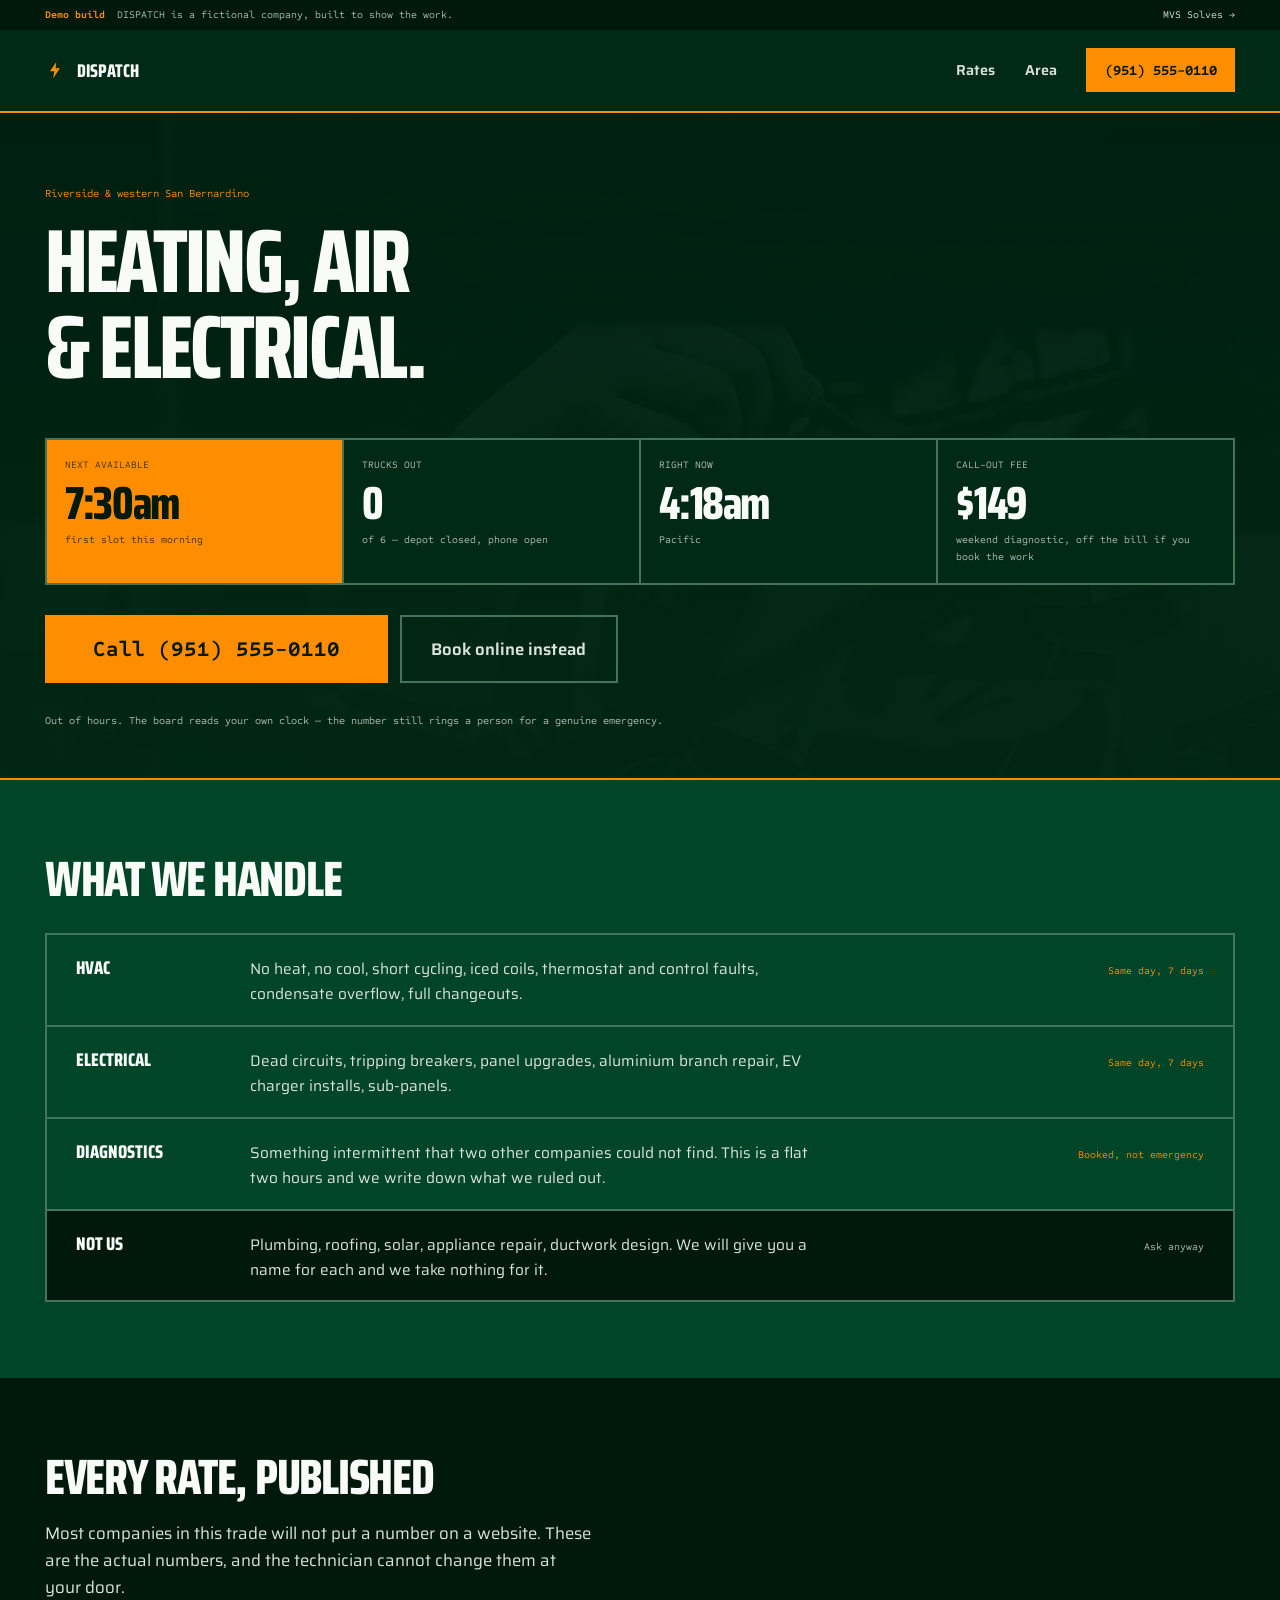
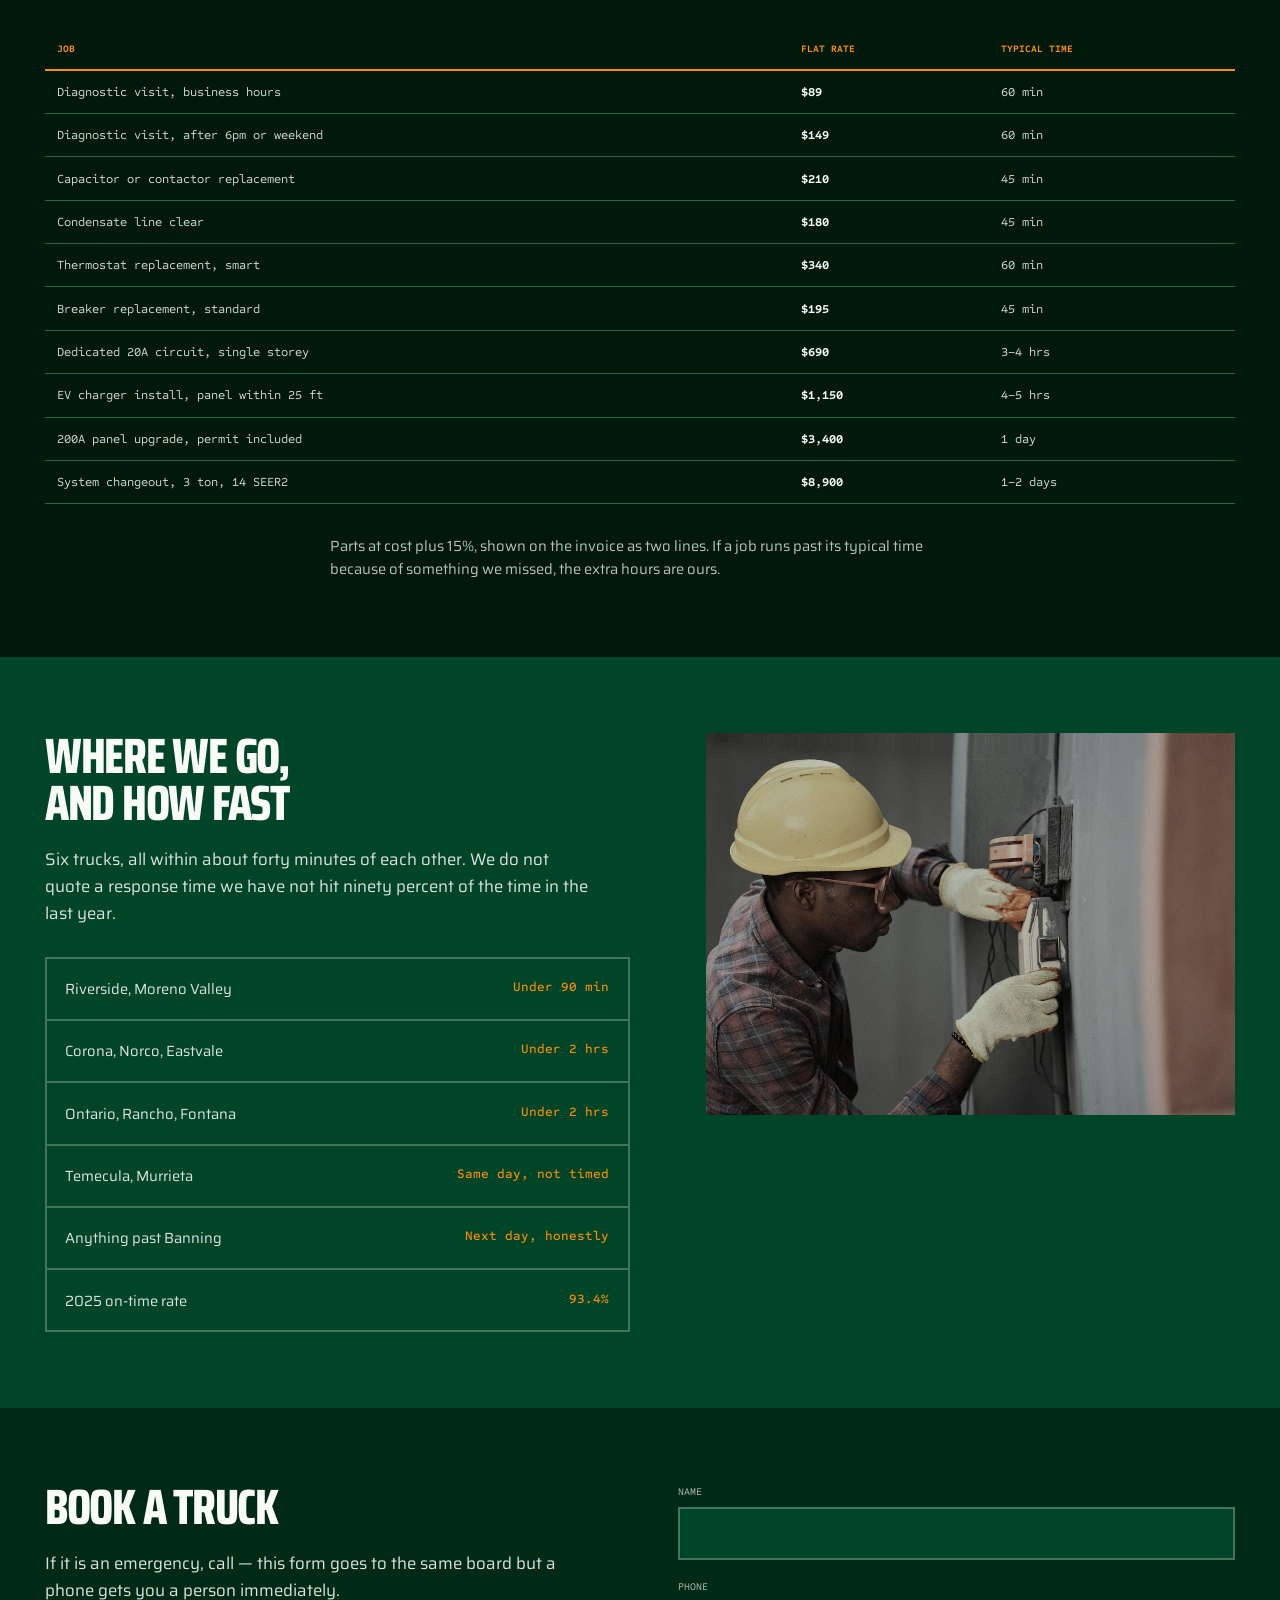
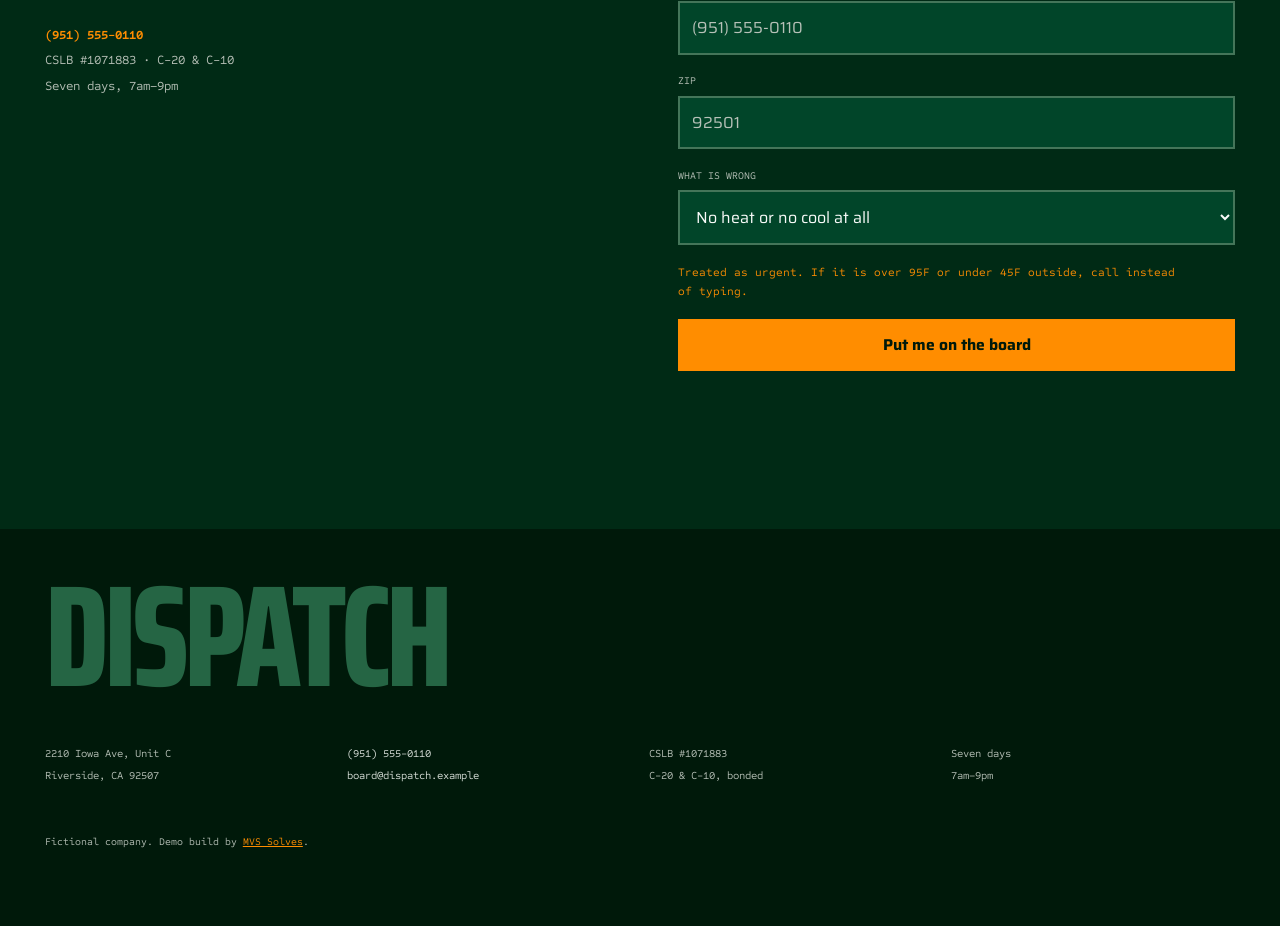
<file: dispatch/index.html>
<!doctype html>
<html lang="en-US">
<head>
<meta charset="utf-8">
<meta name="viewport" content="width=device-width, initial-scale=1">
<title>DISPATCH — heating, air &amp; electrical, Riverside</title>
<meta name="description" content="Flat rates published. Live board showing trucks out and the next available slot. Riverside and western San Bernardino counties, seven days.">
<meta property="og:title" content="DISPATCH — heating, air &amp; electrical">
<meta property="og:description" content="Every price published. A live board instead of a sales page.">
<meta property="og:type" content="website">
<meta property="og:image" content="og.jpg">
<meta name="twitter:card" content="summary_large_image">
<link rel="icon" href="../favicon.svg?v=3" type="image/svg+xml">
<link rel="icon" href="../favicon-96.png?v=3" sizes="96x96" type="image/png">
<link rel="apple-touch-icon" href="../apple-touch-icon.png?v=3">
<link rel="mask-icon" href="../mask-icon.svg?v=3" color="#141210">
<link rel="preconnect" href="https://fonts.googleapis.com">
<link rel="preconnect" href="https://fonts.gstatic.com" crossorigin>
<link href="https://fonts.googleapis.com/css2?family=Saira:wdth,wght@62..100,400..800&family=Sometype+Mono:wght@400;500;700&display=swap" rel="stylesheet">
<link rel="stylesheet" href="../lib/fx.css?v=6">
<link rel="stylesheet" href="css/dispatch.css?v=8">
<link rel="canonical" href="https://mvssolves.com/demos/dispatch/">
<noscript><style>#enter{display:none}</style></noscript>

</head>
<body>

<div id="enter"><div class="enter-in"><svg class="e-g" viewBox="0 0 32 32" aria-hidden="true"><path d="M18 3 8 18h7l-2 11 11-16h-7z"/></svg><span class="e-w">Dispatch</span></div></div>

<a class="skip" href="#main">Skip to content</a>

<div class="mvsbar">
  <span class="mvsbar-t">Demo build</span>
  <span class="mvsbar-d">DISPATCH is a fictional company, built to show the work.</span>
  <a class="mvsbar-a" href="https://mvssolves.com">MVS Solves &rarr;</a>
</div>

<header class="nav" id="nav">
  <a class="mark" href="#top" aria-label="Dispatch, home">
    <svg class="bolt" viewBox="0 0 32 32" aria-hidden="true"><path d="M18 3 8 18h7l-2 11 11-16h-7z"/></svg>
    <span class="mark-w">Dispatch</span>
  </a>
  <nav class="nav-links" aria-label="Primary">
    <a href="#rates">Rates</a>
    <a href="#area">Area</a>
    <a href="#call" class="cta">(951) 555-0110</a>
  </nav>
</header>

<button class="burger" id="burger" aria-expanded="false" aria-controls="mnav" aria-label="Menu">
  <span aria-hidden="true"></span><span aria-hidden="true"></span>
</button>

<div class="mnav" id="mnav">
  <div class="m-links">
    <a href="#board">The board</a>
    <a href="#does">What we handle</a>
    <a href="#rates">Rates</a>
    <a href="#area">Area &amp; response</a>
    <a href="#call">Book a truck</a>
  </div>
  <p class="m-foot">C-20 &amp; C-10 licensed<br>CSLB #1071883</p>
</div>

<main id="main">

<!-- ══════════════════════ the board IS the hero ══════════════════
     No stock photograph of a smiling technician, no headline about
     trust. The thing a person wants at 6am with no heat is a status
     and a phone number, in that order. -->
<section class="board" id="board" aria-labelledby="board-h">
  <div class="board-media" aria-hidden="true"><img src="img/hero-poster.jpg" alt="" width="1280" height="720">
      <video class="hero-vid" muted loop playsinline preload="none" poster="img/hero-poster.jpg" aria-hidden="true" tabindex="-1">
        <source data-src="img/hero.mp4" type="video/mp4">
      </video></div>
  <h1 id="board-h" class="board-h">
    <span class="board-k">Riverside &amp; western San Bernardino</span>
    Heating, air<br>&amp; electrical.
  </h1>

  <div class="live" id="live">
    <div class="live-r live-hero">
      <p class="live-l">Next available</p>
      <p class="live-v" id="vNext">—</p>
      <p class="live-s" id="sNext">checking the board</p>
    </div>
    <div class="live-r">
      <p class="live-l">Trucks out</p>
      <p class="live-v" id="vTrucks">—</p>
      <p class="live-s" id="sTrucks">of 6</p>
    </div>
    <div class="live-r">
      <p class="live-l">Right now</p>
      <p class="live-v" id="vClock">—</p>
      <p class="live-s" id="sClock">Pacific</p>
    </div>
    <div class="live-r">
      <p class="live-l">Call-out fee</p>
      <p class="live-v" id="vFee">$0</p>
      <p class="live-s" id="sFee">waived if you book the work</p>
    </div>
  </div>

  <div class="board-act">
    <a class="btn btn-big" href="tel:+19515550110">Call (951) 555-0110</a>
    <a class="btn-o" href="#call">Book online instead</a>
  </div>

  <p class="board-n" id="boardNote">The board updates from the clock on your device. Nothing here is a stock photo of a van.</p>
</section>

<!-- ─────────────────────────────────────────────── what we handle -->
<section class="does" id="does" aria-labelledby="does-h">
  <h2 id="does-h" class="sec-h">What we handle</h2>
  <div class="rows">
    <div class="row"><span class="row-t">HVAC</span>
      <p>No heat, no cool, short cycling, iced coils, thermostat and control faults,
        condensate overflow, full changeouts.</p>
      <span class="row-m">Same day, 7 days</span></div>
    <div class="row"><span class="row-t">Electrical</span>
      <p>Dead circuits, tripping breakers, panel upgrades, aluminium branch repair,
        EV charger installs, sub-panels.</p>
      <span class="row-m">Same day, 7 days</span></div>
    <div class="row"><span class="row-t">Diagnostics</span>
      <p>Something intermittent that two other companies could not find. This is a
        flat two hours and we write down what we ruled out.</p>
      <span class="row-m">Booked, not emergency</span></div>
    <div class="row row-x"><span class="row-t">Not us</span>
      <p>Plumbing, roofing, solar, appliance repair, ductwork design. We will give
        you a name for each and we take nothing for it.</p>
      <span class="row-m">Ask anyway</span></div>
  </div>
</section>

<!-- ────────────────────────────────────────────────────────── rates -->
<section class="rates" id="rates" aria-labelledby="rates-h">
  <div class="rates-h">
    <h2 id="rates-h" class="sec-h">Every rate, published</h2>
    <p>Most companies in this trade will not put a number on a website. These are the
      actual numbers, and the technician cannot change them at your door.</p>
  </div>
  <table class="tbl">
    <caption class="vh">Published flat rates</caption>
    <thead><tr><th scope="col">Job</th><th scope="col">Flat rate</th><th scope="col">Typical time</th></tr></thead>
    <tbody>
      <tr><td data-l="Job">Diagnostic visit, business hours</td><td data-l="Flat rate">$89</td><td data-l="Typical time">60 min</td></tr>
      <tr><td data-l="Job">Diagnostic visit, after 6pm or weekend</td><td data-l="Flat rate">$149</td><td data-l="Typical time">60 min</td></tr>
      <tr><td data-l="Job">Capacitor or contactor replacement</td><td data-l="Flat rate">$210</td><td data-l="Typical time">45 min</td></tr>
      <tr><td data-l="Job">Condensate line clear</td><td data-l="Flat rate">$180</td><td data-l="Typical time">45 min</td></tr>
      <tr><td data-l="Job">Thermostat replacement, smart</td><td data-l="Flat rate">$340</td><td data-l="Typical time">60 min</td></tr>
      <tr><td data-l="Job">Breaker replacement, standard</td><td data-l="Flat rate">$195</td><td data-l="Typical time">45 min</td></tr>
      <tr><td data-l="Job">Dedicated 20A circuit, single storey</td><td data-l="Flat rate">$690</td><td data-l="Typical time">3&ndash;4 hrs</td></tr>
      <tr><td data-l="Job">EV charger install, panel within 25 ft</td><td data-l="Flat rate">$1,150</td><td data-l="Typical time">4&ndash;5 hrs</td></tr>
      <tr><td data-l="Job">200A panel upgrade, permit included</td><td data-l="Flat rate">$3,400</td><td data-l="Typical time">1 day</td></tr>
      <tr><td data-l="Job">System changeout, 3 ton, 14 SEER2</td><td data-l="Flat rate">$8,900</td><td data-l="Typical time">1&ndash;2 days</td></tr>
    </tbody>
  </table>
  <p class="rates-n">Parts at cost plus 15%, shown on the invoice as two lines. If a job
    runs past its typical time because of something we missed, the extra hours are ours.</p>
</section>

<!-- ────────────────────────────────────────────── area & response -->
<section class="area" id="area" aria-labelledby="area-h">
  <div class="area-b">
    <h2 id="area-h" class="sec-h">Where we go,<br>and how fast</h2>
    <p>Six trucks, all within about forty minutes of each other. We do not quote a
      response time we have not hit ninety percent of the time in the last year.</p>
    <dl class="area-d">
      <div><dt>Riverside, Moreno Valley</dt><dd>Under 90 min</dd></div>
      <div><dt>Corona, Norco, Eastvale</dt><dd>Under 2 hrs</dd></div>
      <div><dt>Ontario, Rancho, Fontana</dt><dd>Under 2 hrs</dd></div>
      <div><dt>Temecula, Murrieta</dt><dd>Same day, not timed</dd></div>
      <div><dt>Anything past Banning</dt><dd>Next day, honestly</dd></div>
      <div><dt>2025 on-time rate</dt><dd>93.4%</dd></div>
    </dl>
  </div>
  <figure class="area-f">
    <img src="img/work.jpg" alt="A technician working inside an open electrical panel" width="1400" height="933" loading="lazy">
    <figcaption>Panel upgrade, Corona. The permit is in the file with the invoice.</figcaption>
  </figure>
</section>

<!-- ─────────────────────────────────────────────────────────── call -->
<section class="call" id="call" aria-labelledby="call-h">
  <div class="call-b">
    <h2 id="call-h" class="sec-h">Book a truck</h2>
    <p>If it is an emergency, call — this form goes to the same board but a phone
      gets you a person immediately.</p>
    <p class="call-c"><a href="tel:+19515550110">(951) 555-0110</a><br>
      CSLB #1071883 · C-20 &amp; C-10<br>
      Seven days, 7am&ndash;9pm</p>
  </div>
  <form class="form" id="bookform" novalidate>
    <div class="f"><label for="nm">Name</label><input id="nm" type="text" autocomplete="name" required></div>
    <div class="f"><label for="ph">Phone</label><input id="ph" type="tel" autocomplete="tel" required placeholder="(951) 555-0110"></div>
    <div class="f"><label for="zp">ZIP</label><input id="zp" type="text" inputmode="numeric" placeholder="92501"></div>
    <div class="f"><label for="ty">What is wrong</label>
      <select id="ty">
        <option value="hvac-none">No heat or no cool at all</option>
        <option value="hvac-part">Running but not right</option>
        <option value="elec-dead">Dead circuit or tripping breaker</option>
        <option value="elec-new">New circuit, panel or EV charger</option>
        <option value="diag">Something intermittent nobody has found</option>
      </select></div>
    <p class="sum" id="sum"></p>
    <button class="btn btn-w" type="submit">Put me on the board</button>
    <p class="state" id="state" role="status"></p>
  </form>
</section>

</main>

<footer class="foot">
  <p class="foot-m">Dispatch</p>
  <div class="foot-c">
    <p>2210 Iowa Ave, Unit C<br>Riverside, CA 92507</p>
    <p><a href="tel:+19515550110">(951) 555-0110</a><br><a href="mailto:board@dispatch.example">board@dispatch.example</a></p>
    <p>CSLB #1071883<br>C-20 &amp; C-10, bonded</p>
    <p>Seven days<br>7am&ndash;9pm</p>
  </div>
  <p class="foot-s">Fictional company. Demo build by <a href="https://mvssolves.com">MVS Solves</a>.</p>
</footer>

<a class="callbar" href="tel:+19515550110" id="callbar">
  <span class="callbar-l">Next slot <b id="barNext">—</b></span>
  <span class="callbar-b">Call now</span>
</a>

<script src="../lib/gsap.min.js"></script>
<script src="../lib/ScrollTrigger.min.js"></script>
<script src="../lib/SplitText.min.js"></script>
<script src="../lib/Flip.min.js"></script>
<script src="../lib/lenis.min.js"></script>
<script src="../lib/fx.js?v=8"></script>
<script src="js/dispatch.js?v=8"></script>
</body>
</html>
</file>
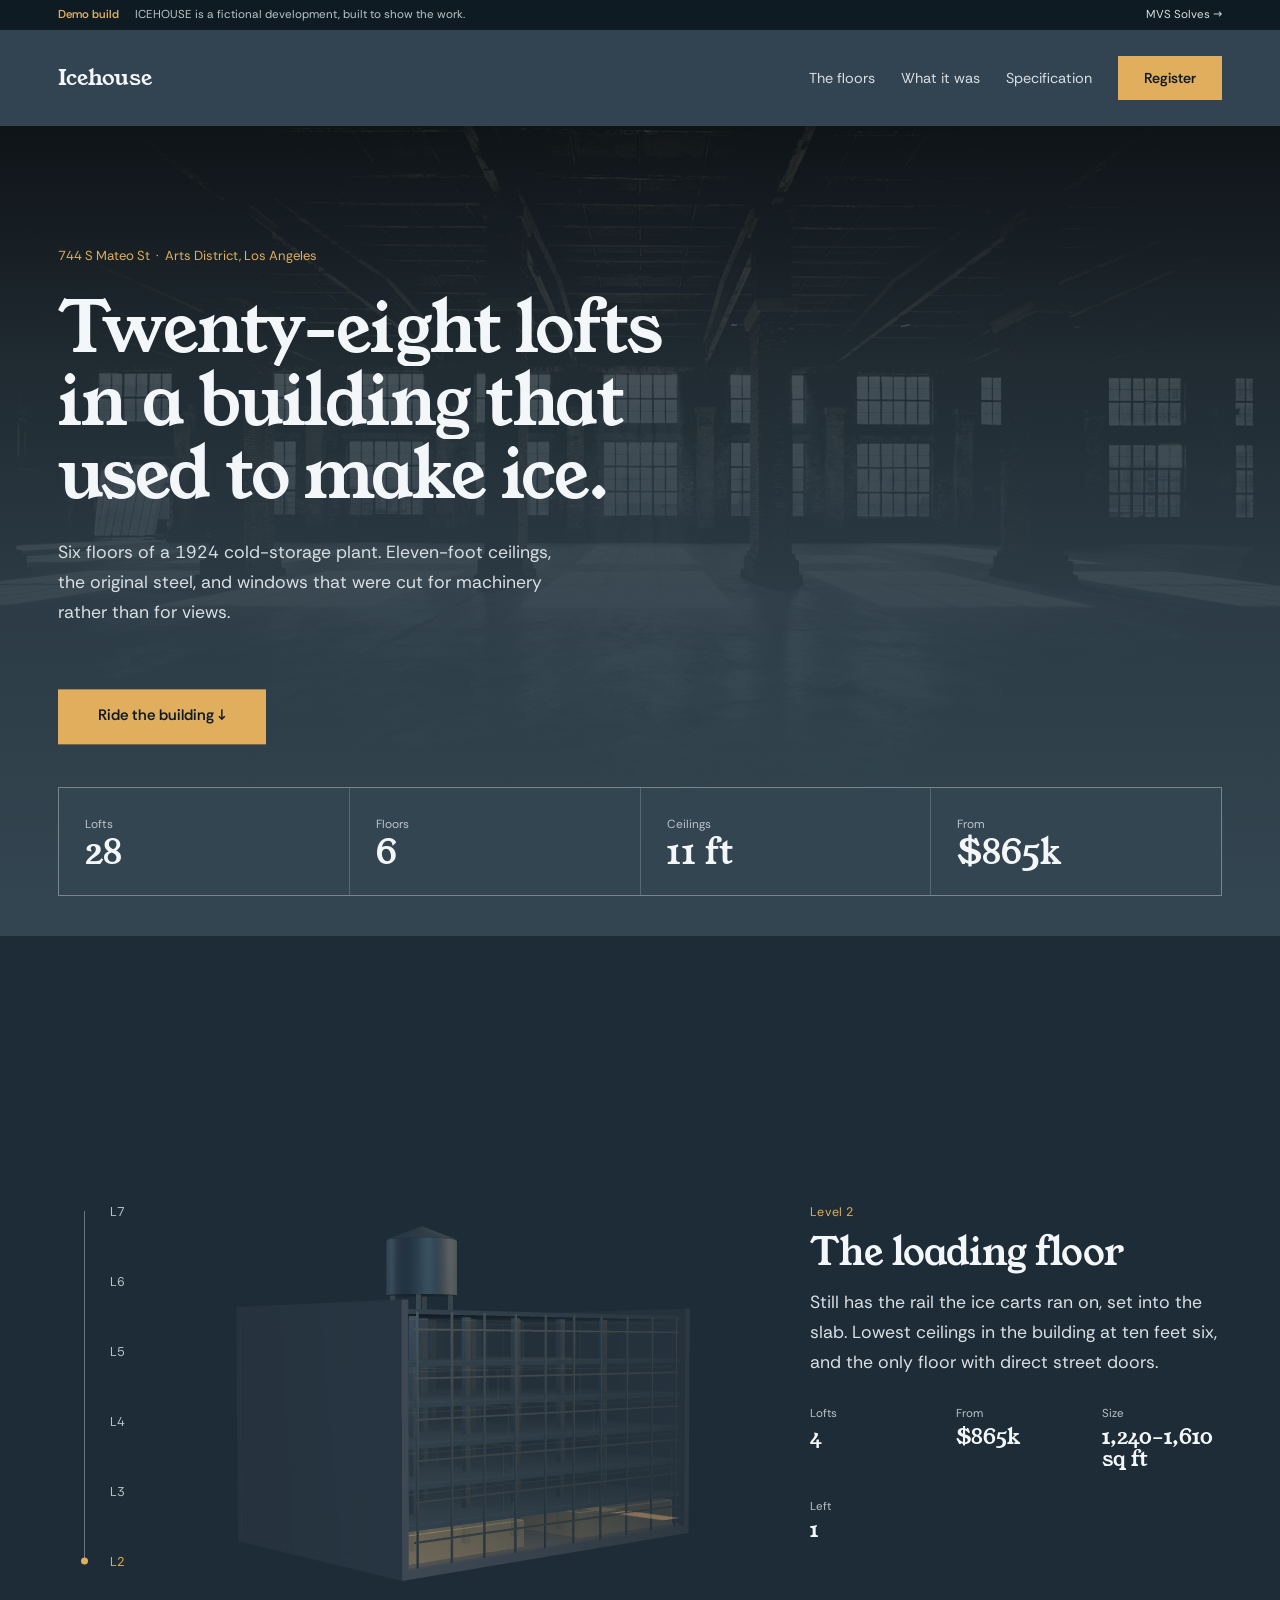
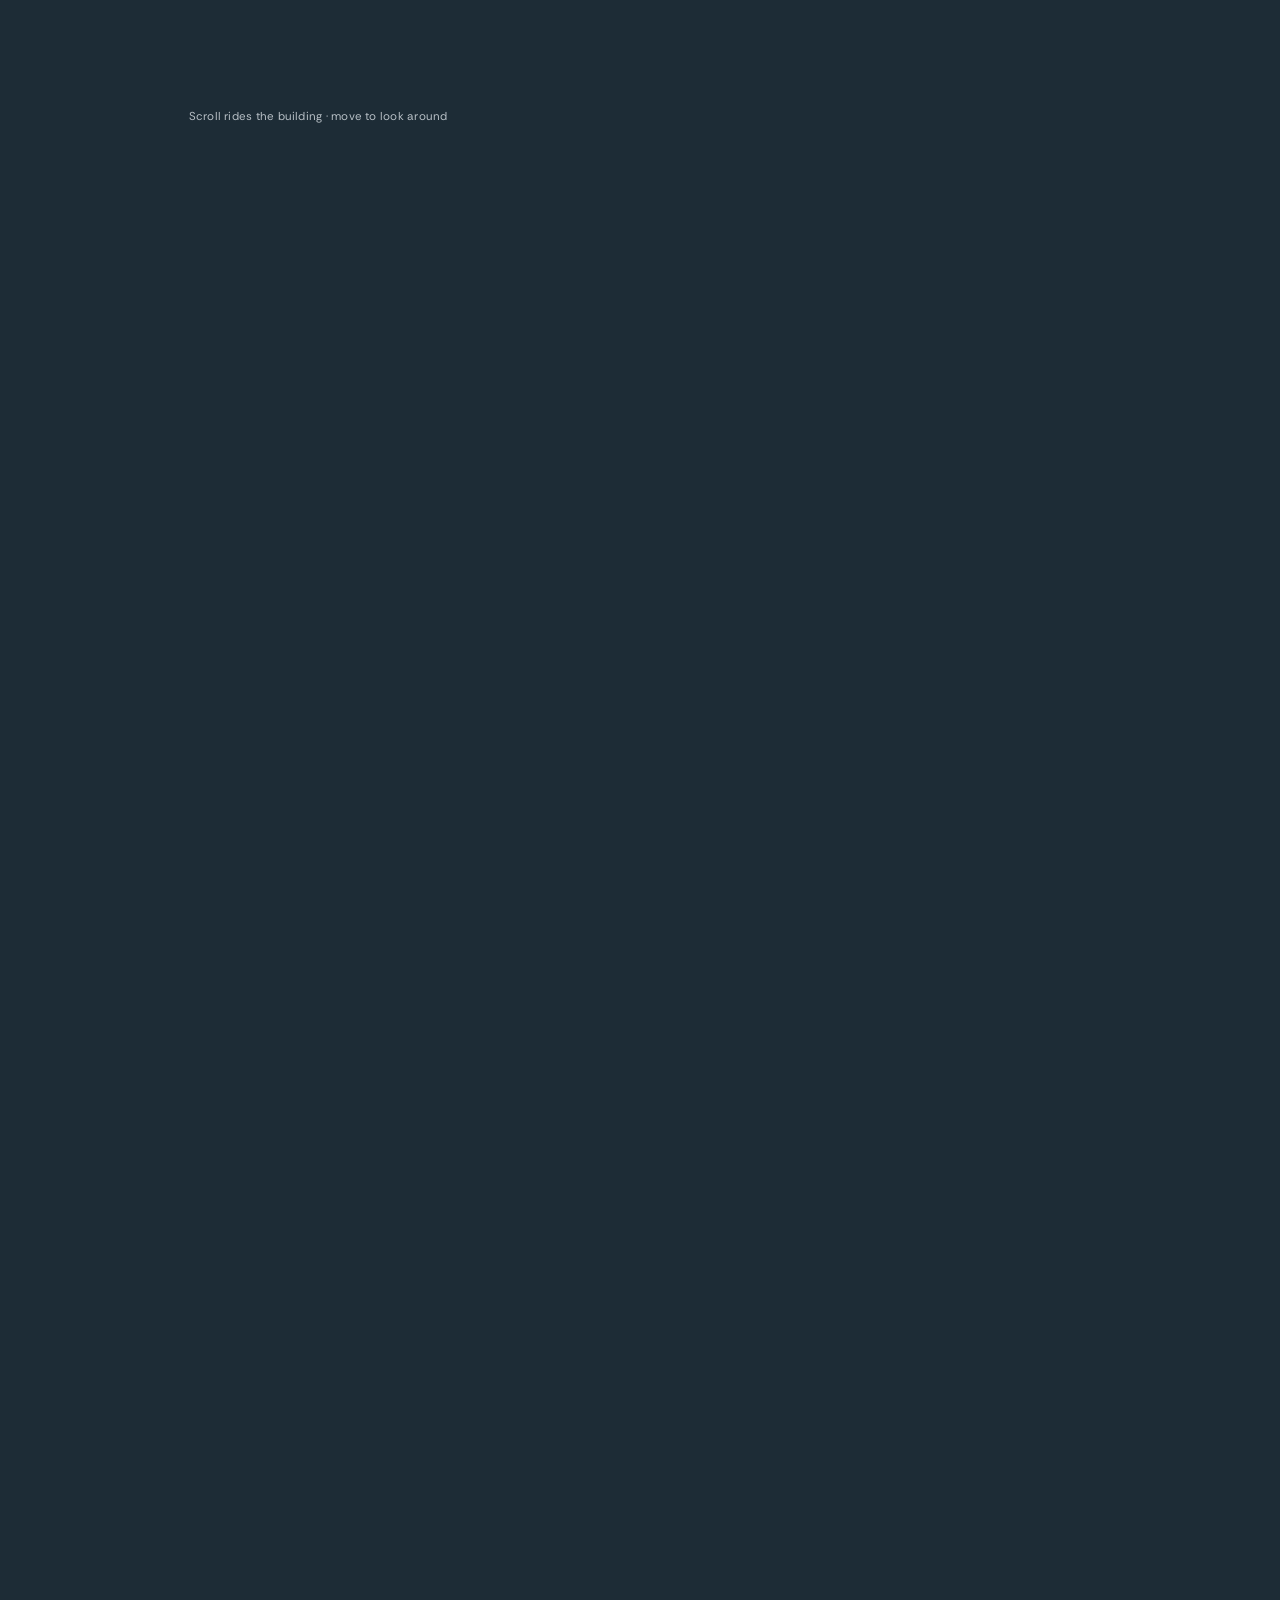
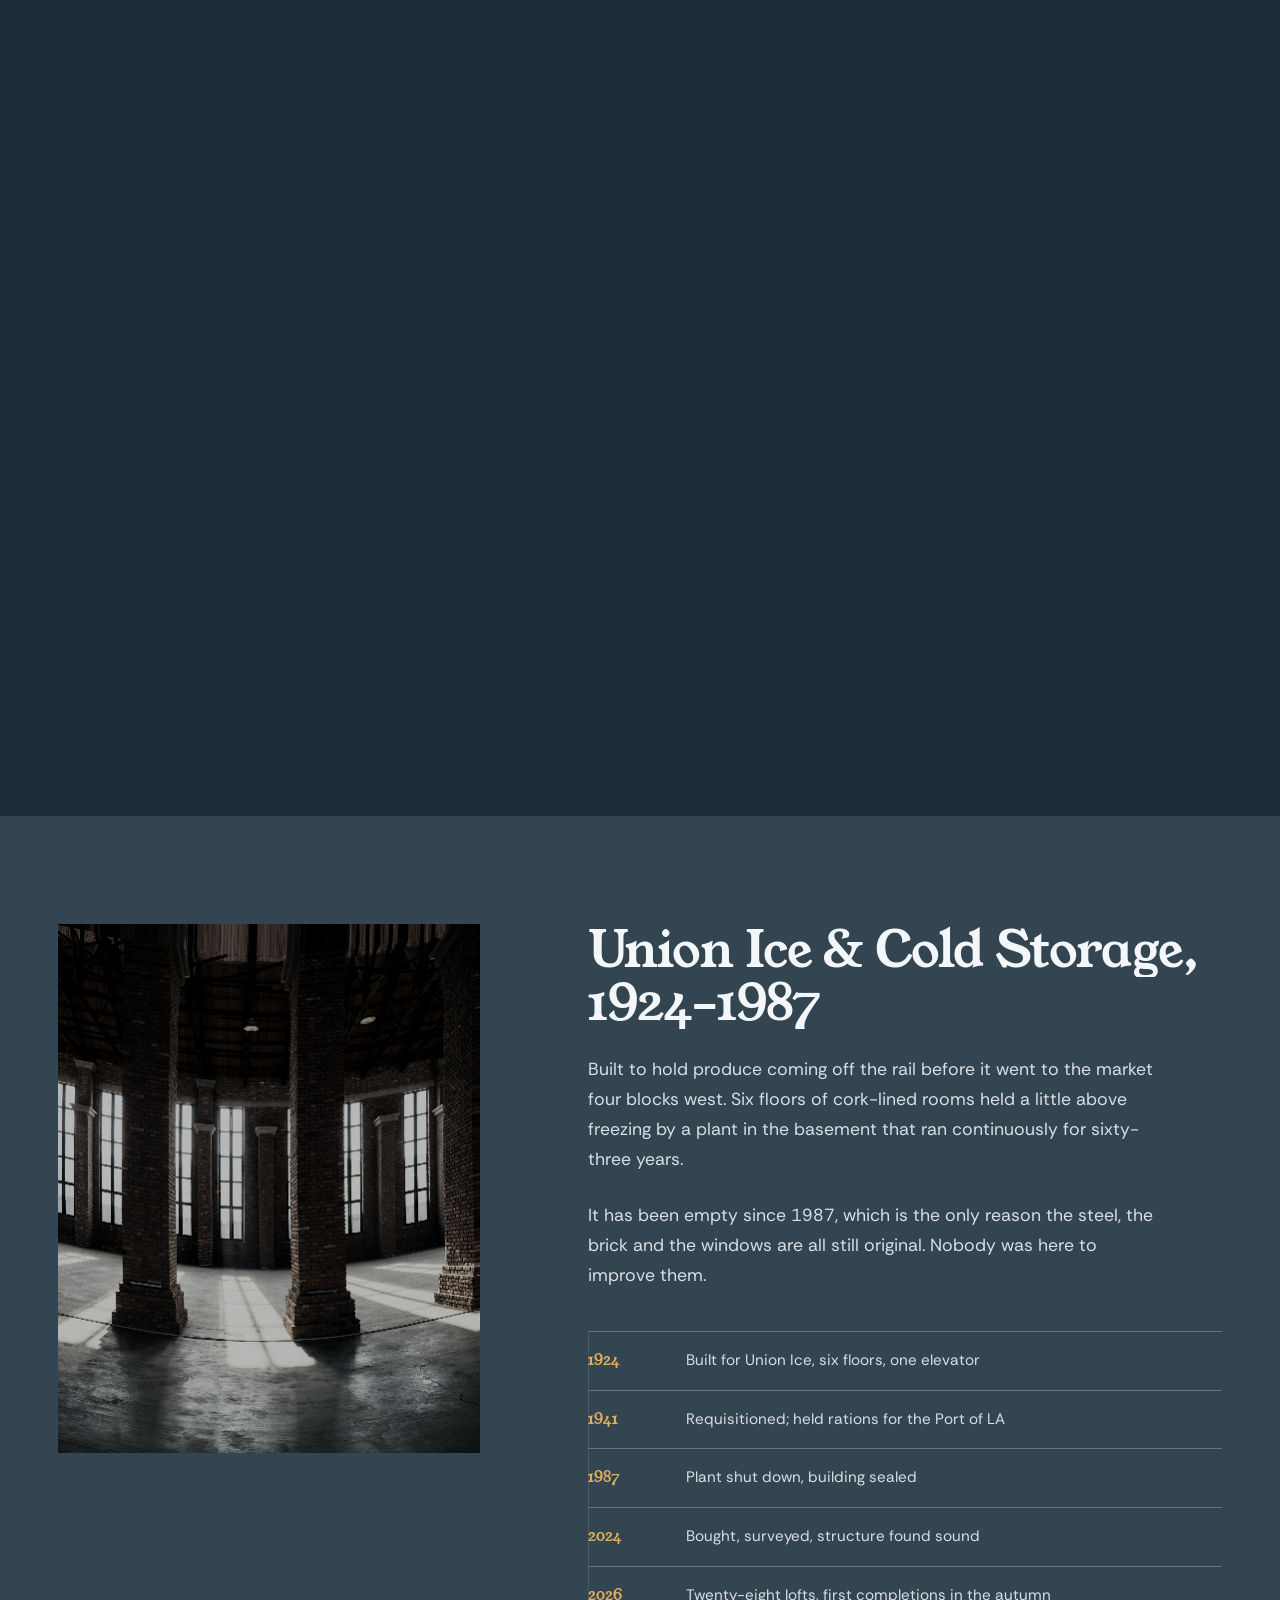
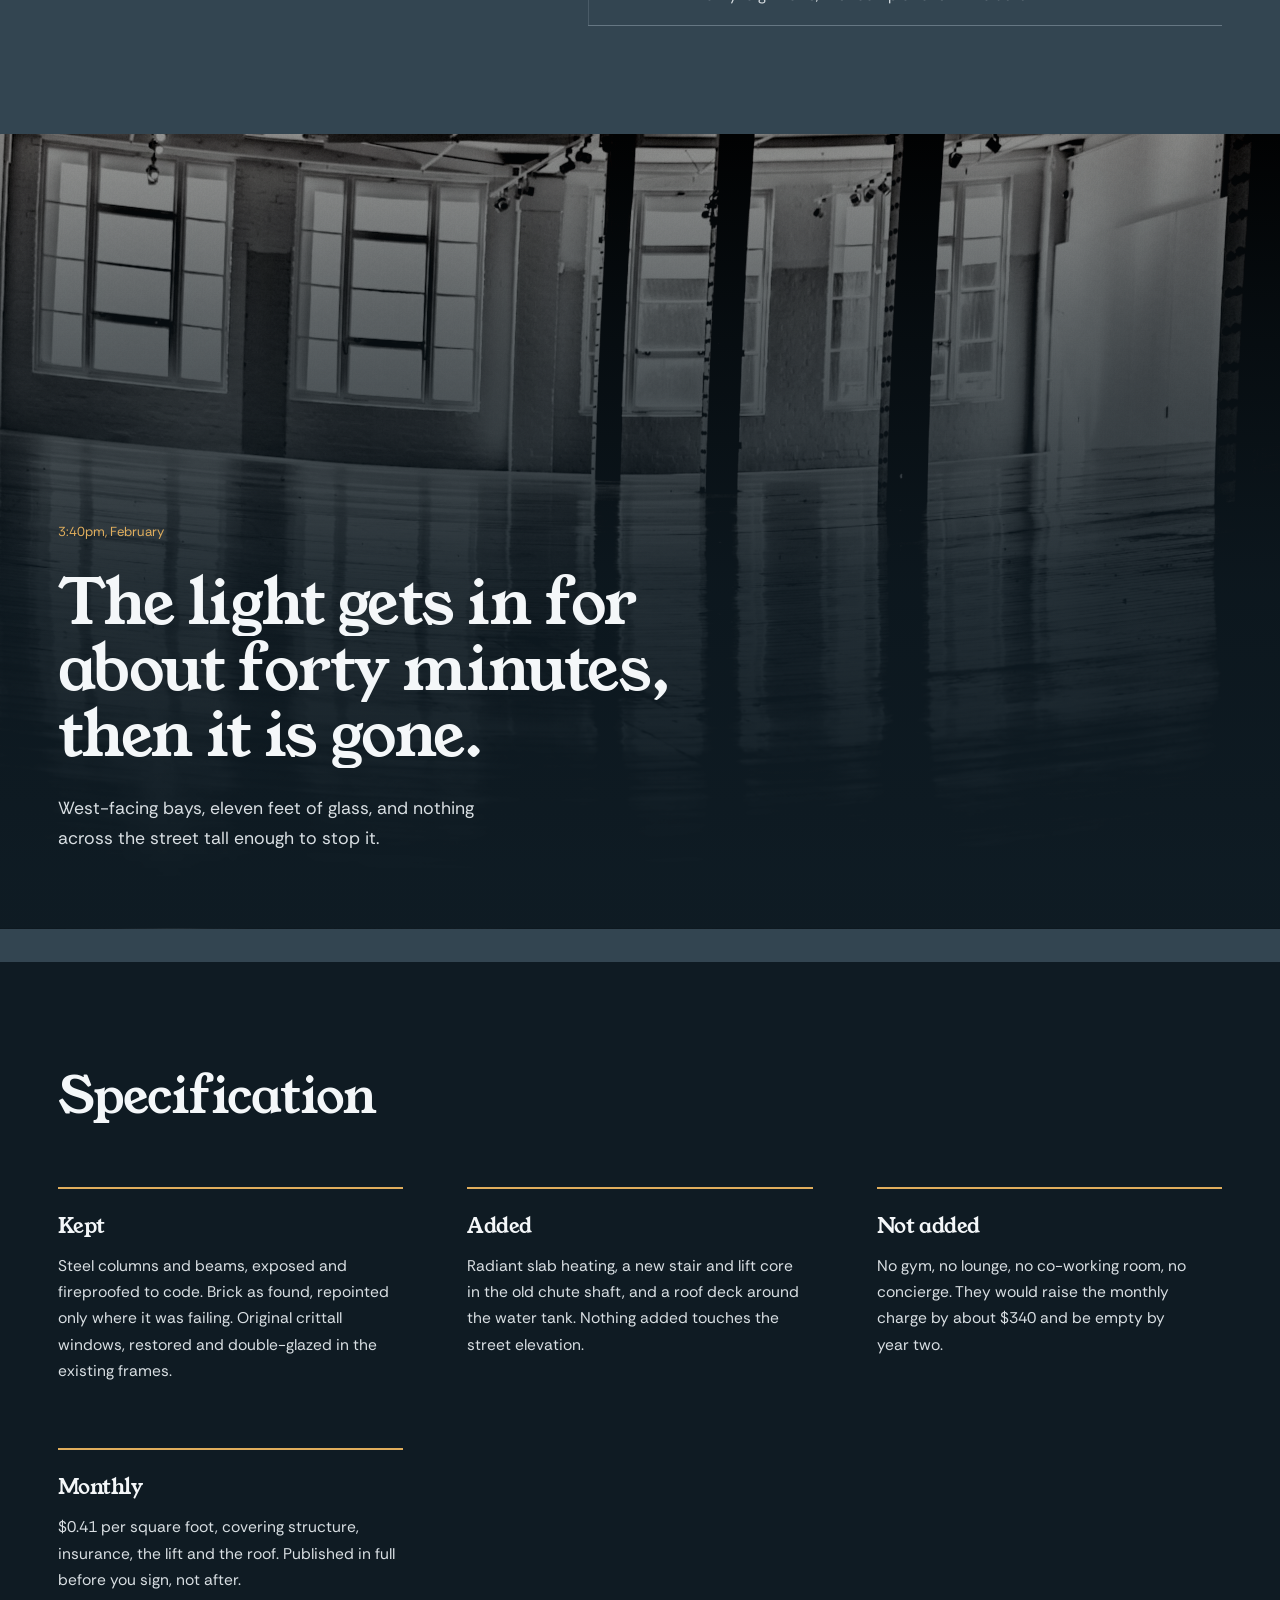
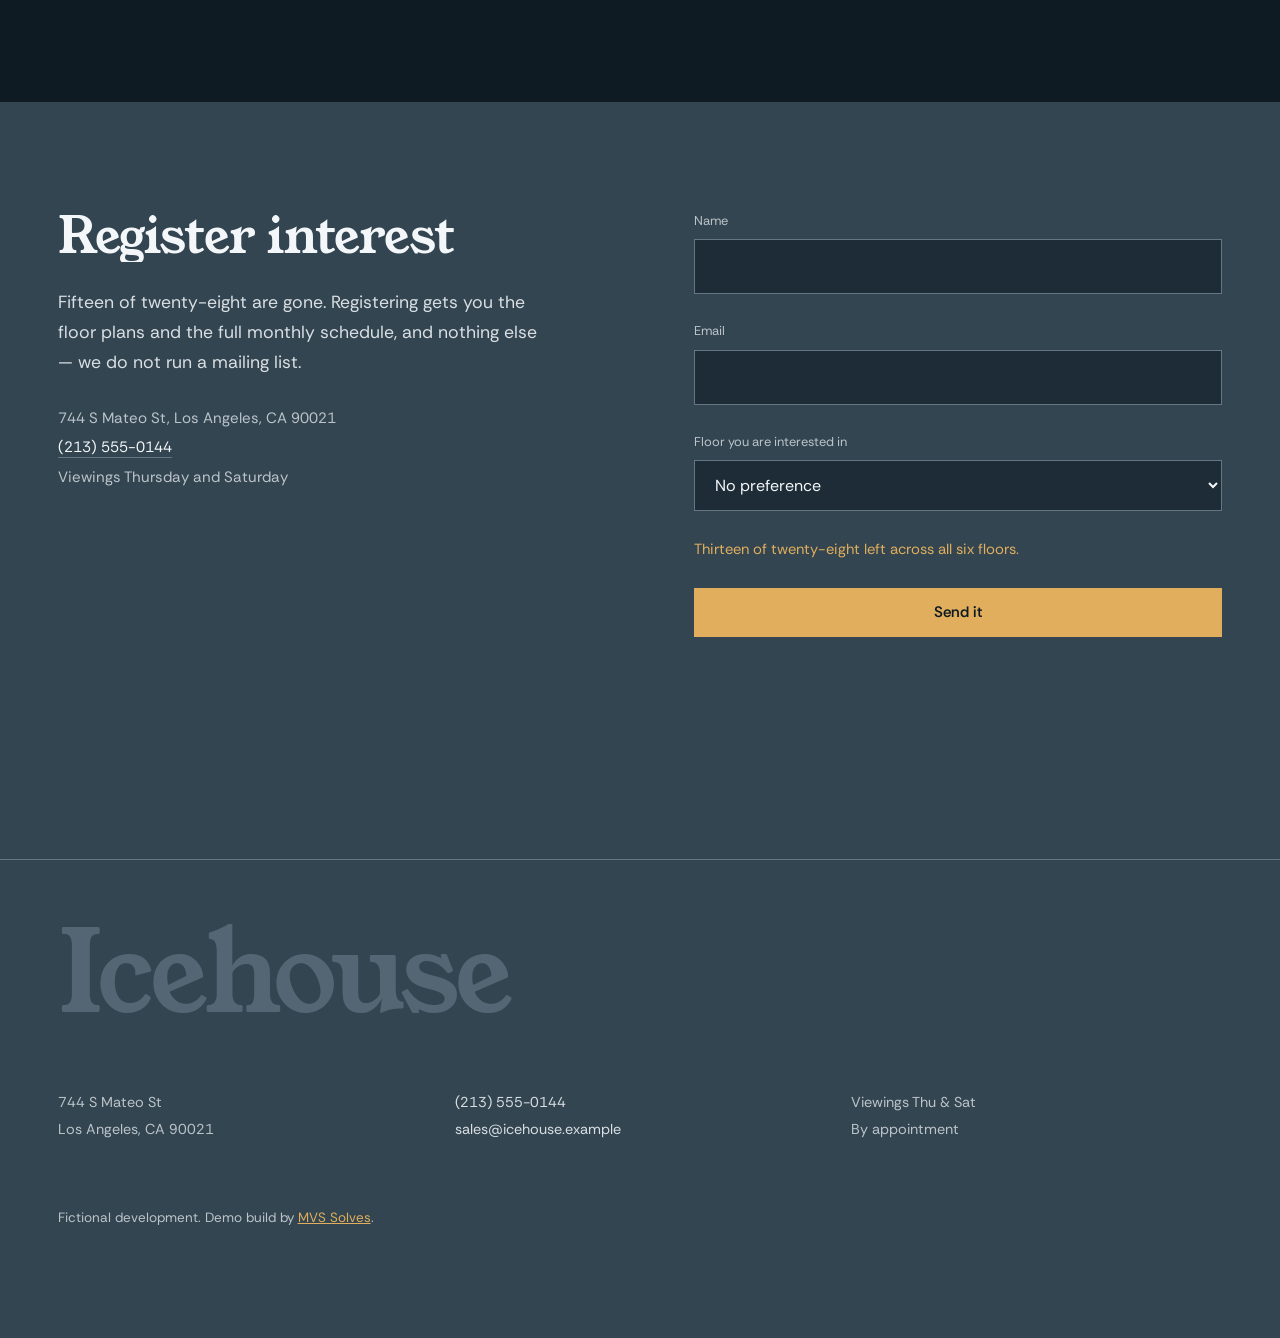
<file: icehouse/index.html>
<!doctype html>
<html lang="en-US">
<head>
<meta charset="utf-8">
<meta name="viewport" content="width=device-width, initial-scale=1">
<title>ICEHOUSE — 28 lofts in a former cold-storage plant, DTLA</title>
<meta name="description" content="Twenty-eight lofts across six floors of a 1924 cold-storage plant on the eastern edge of downtown Los Angeles. Ride the building floor by floor.">
<meta property="og:title" content="ICEHOUSE — 28 lofts, Downtown Los Angeles">
<meta property="og:description" content="A 1924 cold-storage plant. Six floors, twenty-eight lofts, eleven-foot ceilings.">
<meta property="og:type" content="website">
<meta property="og:image" content="og.jpg">
<meta name="twitter:card" content="summary_large_image">
<link rel="icon" href="../favicon.svg?v=3" type="image/svg+xml">
<link rel="icon" href="../favicon-96.png?v=3" sizes="96x96" type="image/png">
<link rel="apple-touch-icon" href="../apple-touch-icon.png?v=3">
<link rel="mask-icon" href="../mask-icon.svg?v=3" color="#141210">
<link rel="preconnect" href="https://fonts.googleapis.com">
<link rel="preconnect" href="https://fonts.gstatic.com" crossorigin>
<link href="https://fonts.googleapis.com/css2?family=Young+Serif&family=Rethink+Sans:wght@400;500;600;700&display=swap" rel="stylesheet">
<link rel="stylesheet" href="../lib/fx.css?v=6">
<link rel="stylesheet" href="css/icehouse.css?v=10">
<link rel="canonical" href="https://mvssolves.com/demos/icehouse/">
<noscript><style>#enter{display:none}</style></noscript>

</head>
<body>

<!-- The veil is a freight lift, because that is the one door everybody in
     this building used. Two leaves part on the centre line; the floor
     indicator above them counts 7 down to 2 while they do. -->
<div id="enter">
  <span class="e-leaf e-leaf-l" aria-hidden="true"></span>
  <span class="e-leaf e-leaf-r" aria-hidden="true"></span>
  <div class="enter-in">
    <span class="e-ind" aria-hidden="true"><i id="eNum">7</i></span>
    <span class="e-w">Icehouse</span>
    <span class="e-l">744 S Mateo St</span>
  </div>
</div>

<a class="skip" href="#main">Skip to content</a>

<div class="mvsbar">
  <span class="mvsbar-t">Demo build</span>
  <span class="mvsbar-d">ICEHOUSE is a fictional development, built to show the work.</span>
  <a class="mvsbar-a" href="https://mvssolves.com">MVS Solves &rarr;</a>
</div>

<header class="nav" id="nav">
  <a class="mark" href="#top">Icehouse</a>
  <nav class="nav-links" aria-label="Primary">
    <a href="#floors">The floors</a>
    <a href="#was">What it was</a>
    <a href="#spec">Specification</a>
    <a href="#reg" class="cta">Register</a>
  </nav>
</header>

<button class="burger" id="burger" aria-expanded="false" aria-controls="mnav" aria-label="Menu">
  <span aria-hidden="true"></span><span aria-hidden="true"></span>
</button>

<div class="mnav" id="mnav">
  <div class="m-links">
    <a href="#floors">The floors</a>
    <a href="#was">What it was</a>
    <a href="#spec">Specification</a>
    <a href="#reg">Register interest</a>
  </div>
  <p class="m-foot">744 S Mateo St<br>Los Angeles, CA 90021</p>
</div>

<main id="main">

<!-- ────────────────────────────────────────────────────────── hero -->
<section class="hero" id="top">
  <div class="hero-media">
    <picture>
      <source media="(max-width: 640px)" srcset="img/hero-p.jpg" width="900" height="1350">
      <source media="(max-width: 1024px)" srcset="img/hero-sq.jpg" width="1200" height="1200">
      <img src="img/hero.jpg" alt="Late sun crossing the empty floor of a brick industrial hall" width="2000" height="1250" fetchpriority="high">
    </picture>
      <video class="hero-vid" muted loop playsinline preload="none" poster="img/hero-poster.jpg" aria-hidden="true" tabindex="-1">
        <source data-src="img/hero.mp4" type="video/mp4">
      </video>
  </div>
  <div class="hero-body">
    <p class="hero-k">744 S Mateo St &nbsp;·&nbsp; Arts District, Los Angeles</p>
    <h1 class="hero-h">Twenty-eight lofts<br>in a building that<br>used to make ice.</h1>
    <p class="hero-p">Six floors of a 1924 cold-storage plant. Eleven-foot ceilings, the
      original steel, and windows that were cut for machinery rather than for views.</p>
    <a class="btn" href="#floors">Ride the building &darr;</a>
  </div>
  <dl class="hero-d">
    <div><dt>Lofts</dt><dd data-count="28">28</dd></div>
    <div><dt>Floors</dt><dd data-count="6">6</dd></div>
    <div><dt>Ceilings</dt><dd data-count="11" data-suffix=" ft">11 ft</dd></div>
    <div><dt>From</dt><dd data-count="865" data-prefix="$" data-suffix="k">$865k</dd></div>
  </dl>
</section>

<!-- ────────────────────────────────── the floor journey (pinned) -->
<section class="lift" id="floors" aria-labelledby="lift-h">
  <h2 id="lift-h" class="vh">The floors</h2>

  <div class="lift-stick">
    <div class="lift-in">

      <!-- the shaft: a real position indicator, not decoration -->
      <nav class="shaft" aria-label="Jump to floor">
        <ol id="shaftList">
          <li><button type="button" data-go="5" aria-current="false"><span>L7</span></button></li>
          <li><button type="button" data-go="4" aria-current="false"><span>L6</span></button></li>
          <li><button type="button" data-go="3" aria-current="false"><span>L5</span></button></li>
          <li><button type="button" data-go="2" aria-current="false"><span>L4</span></button></li>
          <li><button type="button" data-go="1" aria-current="false"><span>L3</span></button></li>
          <li><button type="button" data-go="0" aria-current="true"><span>L2</span></button></li>
        </ol>
        <span class="shaft-car" id="car" aria-hidden="true"></span>
      </nav>

      <!-- The building, generated from js/floors.js — the same rectangles
           that draw a unit on the plan extrude into that unit here. The
           plans below are the fallback and the phone composition; the
           canvas only ever gets added on top of them. -->
      <div class="b3" id="b3">
        <div class="b3-plans" id="b3plans" aria-hidden="true"></div>
        <p class="b3-hint" id="b3hint" hidden>Scroll rides the building &middot; move to look around</p>
      </div>

      <div class="cards">
        <article class="fl on" data-p="0">
          <p class="fl-n">Level 2</p>
          <h3>The loading floor</h3>
          <p>Still has the rail the ice carts ran on, set into the slab. Lowest ceilings
            in the building at ten feet six, and the only floor with direct street doors.</p>
          <dl><div><dt>Lofts</dt><dd>4</dd></div><div><dt>From</dt><dd>$865k</dd></div>
            <div><dt>Size</dt><dd>1,240&ndash;1,610 sq ft</dd></div><div><dt>Left</dt><dd>1</dd></div></dl>
        </article>
        <article class="fl" data-p="1">
          <p class="fl-n">Level 3</p>
          <h3>First of the cold floors</h3>
          <p>Cork insulation came out of these walls by hand, which is why the brick
            is scarred. We left the scarring.</p>
          <dl><div><dt>Lofts</dt><dd>5</dd></div><div><dt>From</dt><dd>$910k</dd></div>
            <div><dt>Size</dt><dd>1,180&ndash;1,540 sq ft</dd></div><div><dt>Left</dt><dd>2</dd></div></dl>
        </article>
        <article class="fl" data-p="2">
          <p class="fl-n">Level 4</p>
          <h3>Where the pipes ran</h3>
          <p>Ammonia lines crossed this ceiling in a grid. The brackets are still up
            there, cleaned and left exactly where they were.</p>
          <dl><div><dt>Lofts</dt><dd>5</dd></div><div><dt>From</dt><dd>$955k</dd></div>
            <div><dt>Size</dt><dd>1,180&ndash;1,600 sq ft</dd></div><div><dt>Left</dt><dd>3</dd></div></dl>
        </article>
        <article class="fl" data-p="3">
          <p class="fl-n">Level 5</p>
          <h3>The first floor with a view</h3>
          <p>High enough to clear the produce sheds to the west. Afternoon sun comes
            straight down the length of the plan.</p>
          <dl><div><dt>Lofts</dt><dd>5</dd></div><div><dt>From</dt><dd>$1.02m</dd></div>
            <div><dt>Size</dt><dd>1,210&ndash;1,640 sq ft</dd></div><div><dt>Left</dt><dd>2</dd></div></dl>
        </article>
        <article class="fl" data-p="4">
          <p class="fl-n">Level 6</p>
          <h3>Terraces begin</h3>
          <p>The building steps back here, which was a structural decision in 1924 and
            is a private outdoor room now.</p>
          <dl><div><dt>Lofts</dt><dd>5</dd></div><div><dt>From</dt><dd>$1.19m</dd></div>
            <div><dt>Size</dt><dd>1,350&ndash;1,780 sq ft</dd></div><div><dt>Left</dt><dd>3</dd></div></dl>
        </article>
        <article class="fl" data-p="5">
          <p class="fl-n">Level 7</p>
          <h3>Under the water tank</h3>
          <p>Four lofts, fourteen-foot ceilings, and the original tank still standing
            on the roof above them. It is not going anywhere.</p>
          <dl><div><dt>Lofts</dt><dd>4</dd></div><div><dt>From</dt><dd>$1.64m</dd></div>
            <div><dt>Size</dt><dd>1,620&ndash;2,240 sq ft</dd></div><div><dt>Left</dt><dd>2</dd></div></dl>
        </article>
      </div>

    </div>
  </div>
</section>

<!-- ─────────────────────────────────────────────────── what it was -->
<section class="was" id="was" aria-labelledby="was-h">
  <figure class="was-f">
    <img src="img/pillars.jpg" alt="Sunlight falling across a row of brick columns inside the building" width="1400" height="1750" loading="lazy">
  </figure>
  <div class="was-b">
    <h2 id="was-h" class="sec-h">Union Ice &amp; Cold Storage,<br>1924&ndash;1987</h2>
    <p>Built to hold produce coming off the rail before it went to the market four
      blocks west. Six floors of cork-lined rooms held a little above freezing by a
      plant in the basement that ran continuously for sixty-three years.</p>
    <p>It has been empty since 1987, which is the only reason the steel, the brick and
      the windows are all still original. Nobody was here to improve them.</p>
    <ol class="tl">
      <li><span>1924</span> Built for Union Ice, six floors, one elevator</li>
      <li><span>1941</span> Requisitioned; held rations for the Port of LA</li>
      <li><span>1987</span> Plant shut down, building sealed</li>
      <li><span>2024</span> Bought, surveyed, structure found sound</li>
      <li><span>2026</span> Twenty-eight lofts, first completions in the autumn</li>
    </ol>
  </div>
</section>

<!-- ─────────────────────────────────────────────────── the interlude
     Video away from the hero, which is where almost nobody puts it. One
     held shot, one sentence, no controls and nothing to click — it is a
     breath between the history and the schedule, not a section. -->
<section class="reel" aria-labelledby="reel-h">
  <div class="reel-media fx-media">
    <img src="img/hall.jpg" alt="Window light reflecting the full length of an empty timber floor"
         width="1600" height="1067" loading="lazy">
  </div>
  <div class="reel-b">
    <p class="reel-k">3:40pm, February</p>
    <h2 id="reel-h" class="reel-h">The light gets in for<br>about forty minutes,<br>then it is gone.</h2>
    <p class="reel-p">West-facing bays, eleven feet of glass, and nothing across the
      street tall enough to stop it.</p>
  </div>
</section>

<!-- ────────────────────────────────────────────────── specification -->
<section class="spec" id="spec" aria-labelledby="spec-h">
  <h2 id="spec-h" class="sec-h">Specification</h2>
  <div class="spec-g" data-stagger>
    <article><h3>Kept</h3><p>Steel columns and beams, exposed and fireproofed to code.
      Brick as found, repointed only where it was failing. Original crittall windows,
      restored and double-glazed in the existing frames.</p></article>
    <article><h3>Added</h3><p>Radiant slab heating, a new stair and lift core in the
      old chute shaft, and a roof deck around the water tank. Nothing added touches
      the street elevation.</p></article>
    <article><h3>Not added</h3><p>No gym, no lounge, no co-working room, no concierge.
      They would raise the monthly charge by about $340 and be empty by year two.</p></article>
    <article><h3>Monthly</h3><p>$0.41 per square foot, covering structure, insurance,
      the lift and the roof. Published in full before you sign, not after.</p></article>
  </div>
</section>

<!-- ────────────────────────────────────────────────────── register -->
<section class="reg" id="reg" aria-labelledby="reg-h">
  <div class="reg-b">
    <h2 id="reg-h" class="sec-h">Register interest</h2>
    <p>Fifteen of twenty-eight are gone. Registering gets you the floor plans and the
      full monthly schedule, and nothing else — we do not run a mailing list.</p>
    <p class="reg-c">744 S Mateo St, Los Angeles, CA 90021<br>
      <a href="tel:+12135550144">(213) 555-0144</a><br>
      Viewings Thursday and Saturday</p>
  </div>
  <form class="form" id="regform" novalidate>
    <div class="f"><label for="nm">Name</label><input id="nm" type="text" autocomplete="name" required></div>
    <div class="f"><label for="em">Email</label><input id="em" type="email" autocomplete="email" required></div>
    <div class="f"><label for="lv">Floor you are interested in</label>
      <select id="lv">
        <option value="">No preference</option>
        <option>Level 2 — the loading floor</option>
        <option>Level 3</option><option>Level 4</option><option>Level 5</option>
        <option>Level 6 — terraces</option><option>Level 7 — under the tank</option>
      </select></div>
    <p class="sum" id="sum"></p>
    <button class="btn btn-w" type="submit">Send it</button>
    <p class="state" id="state" role="status"></p>
  </form>
</section>

</main>

<footer class="foot">
  <p class="foot-m"><span>Icehouse</span></p>
  <div class="foot-c">
    <p>744 S Mateo St<br>Los Angeles, CA 90021</p>
    <p><a href="tel:+12135550144">(213) 555-0144</a><br><a href="mailto:sales@icehouse.example">sales@icehouse.example</a></p>
    <p>Viewings Thu &amp; Sat<br>By appointment</p>
  </div>
  <p class="foot-s">Fictional development. Demo build by <a href="https://mvssolves.com">MVS Solves</a>.</p>
</footer>

<div class="actionbar" id="actionbar">
  <span>13 of 28 remaining</span>
  <a class="btn" href="#reg">Register</a>
</div>

<script src="../lib/gsap.min.js"></script>
<script src="../lib/ScrollTrigger.min.js"></script>
<script src="../lib/SplitText.min.js"></script>
<script src="../lib/Flip.min.js"></script>
<script src="../lib/lenis.min.js"></script>
<script src="../lib/fx.js?v=8"></script>
<script src="js/floors.js?v=1"></script>
<script src="js/icehouse.js?v=10"></script>
</body>
</html>
</file>
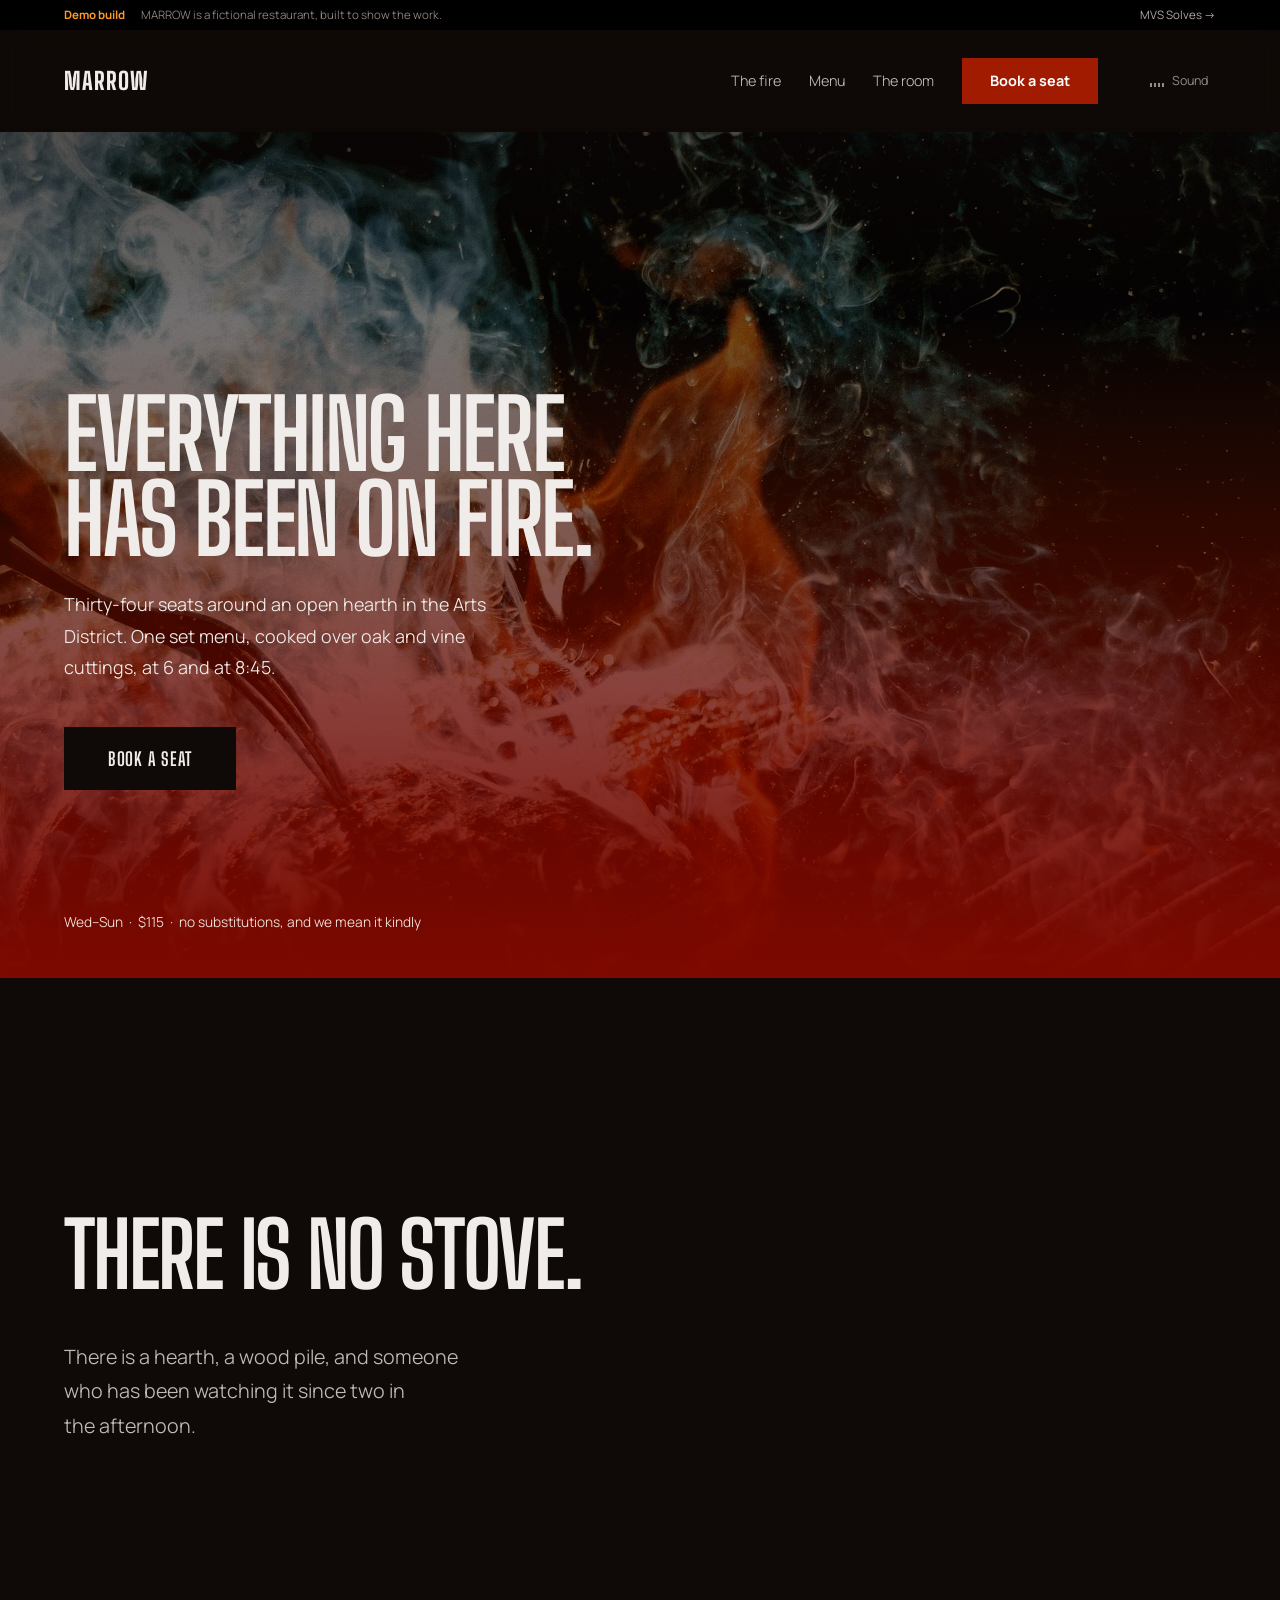
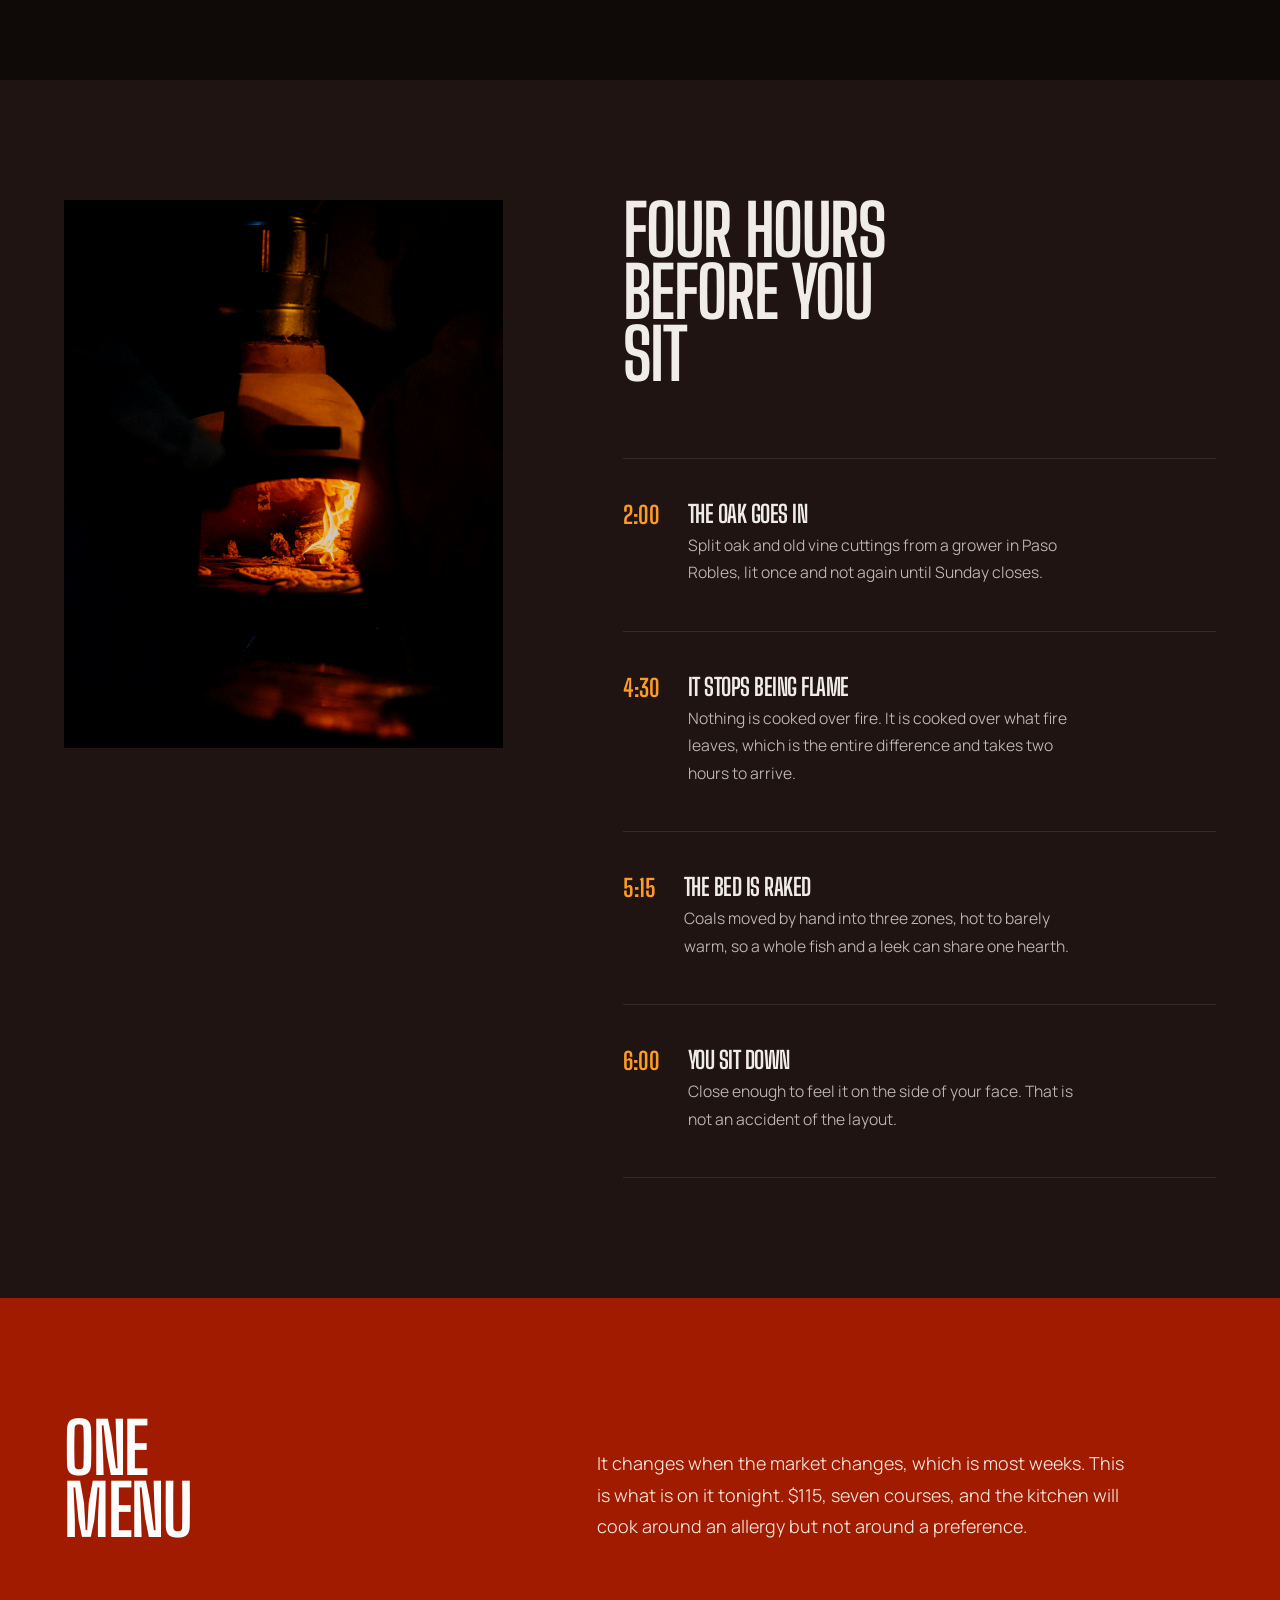
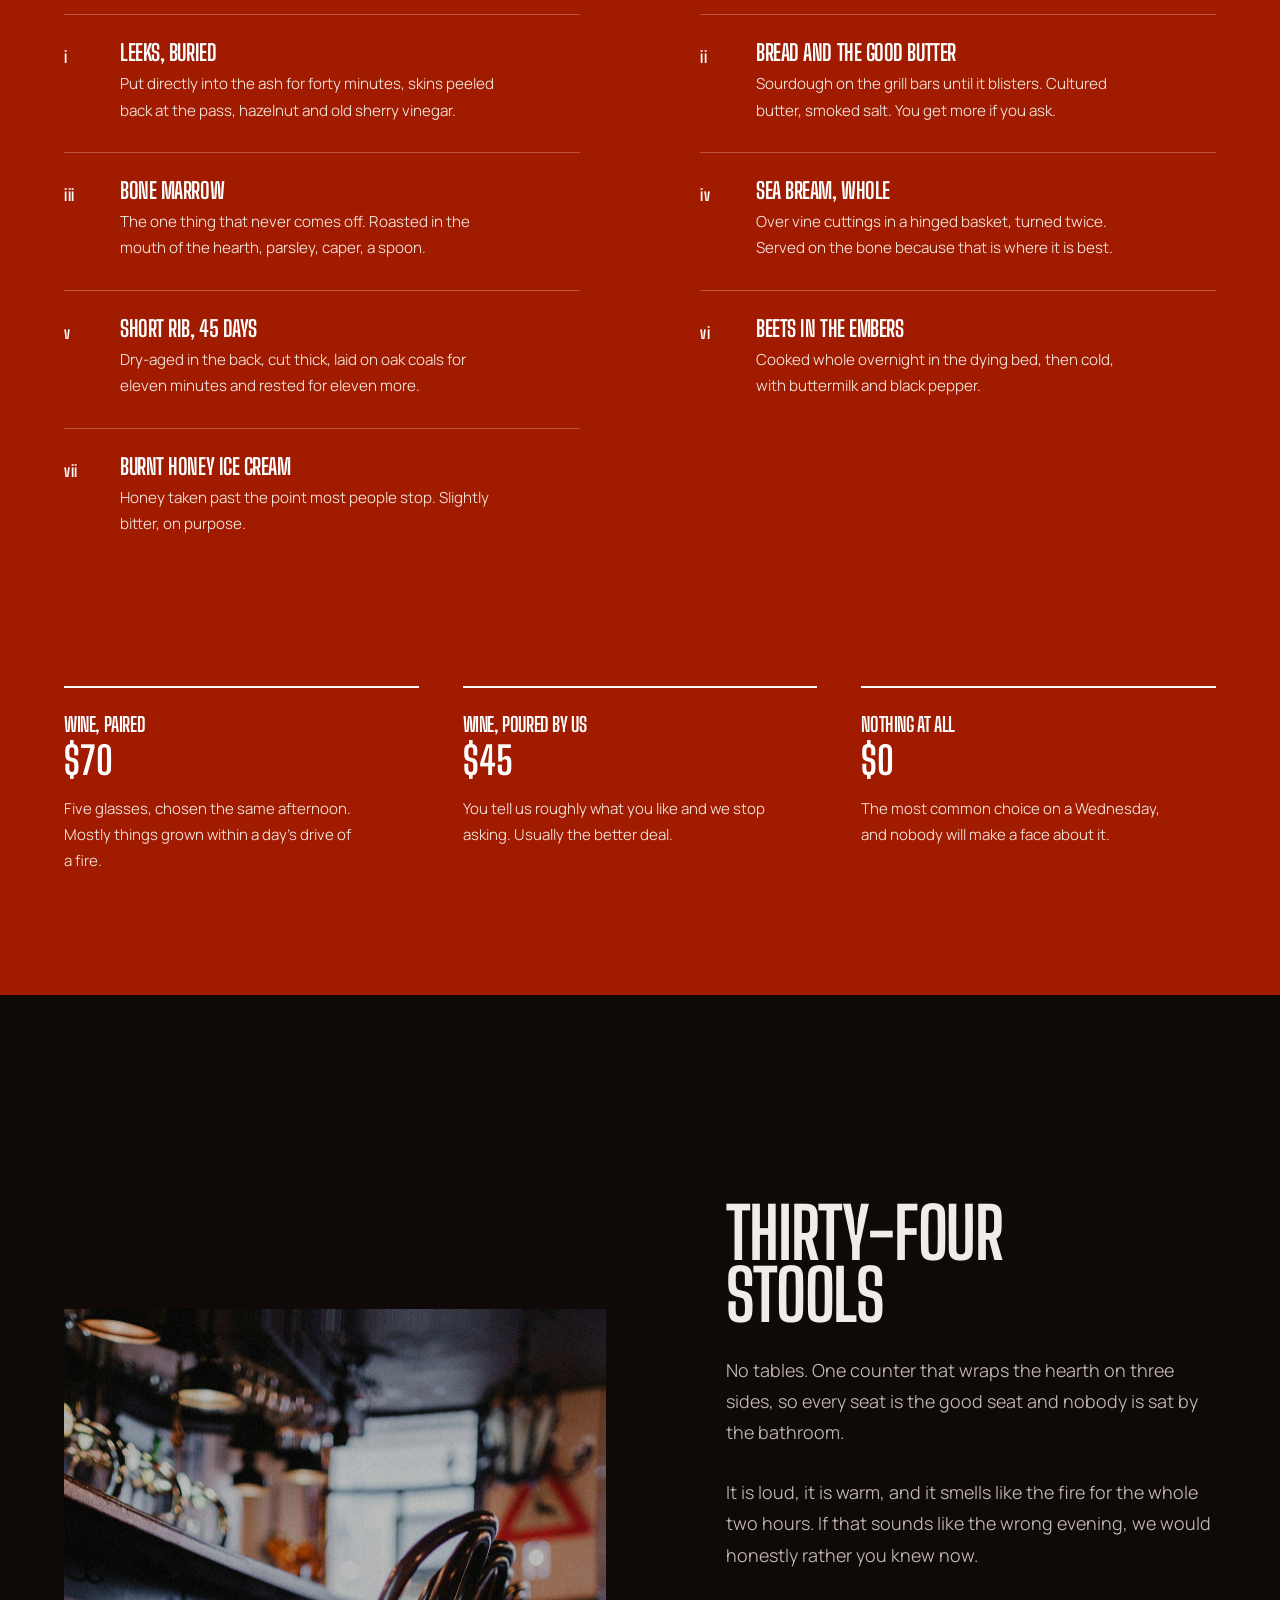
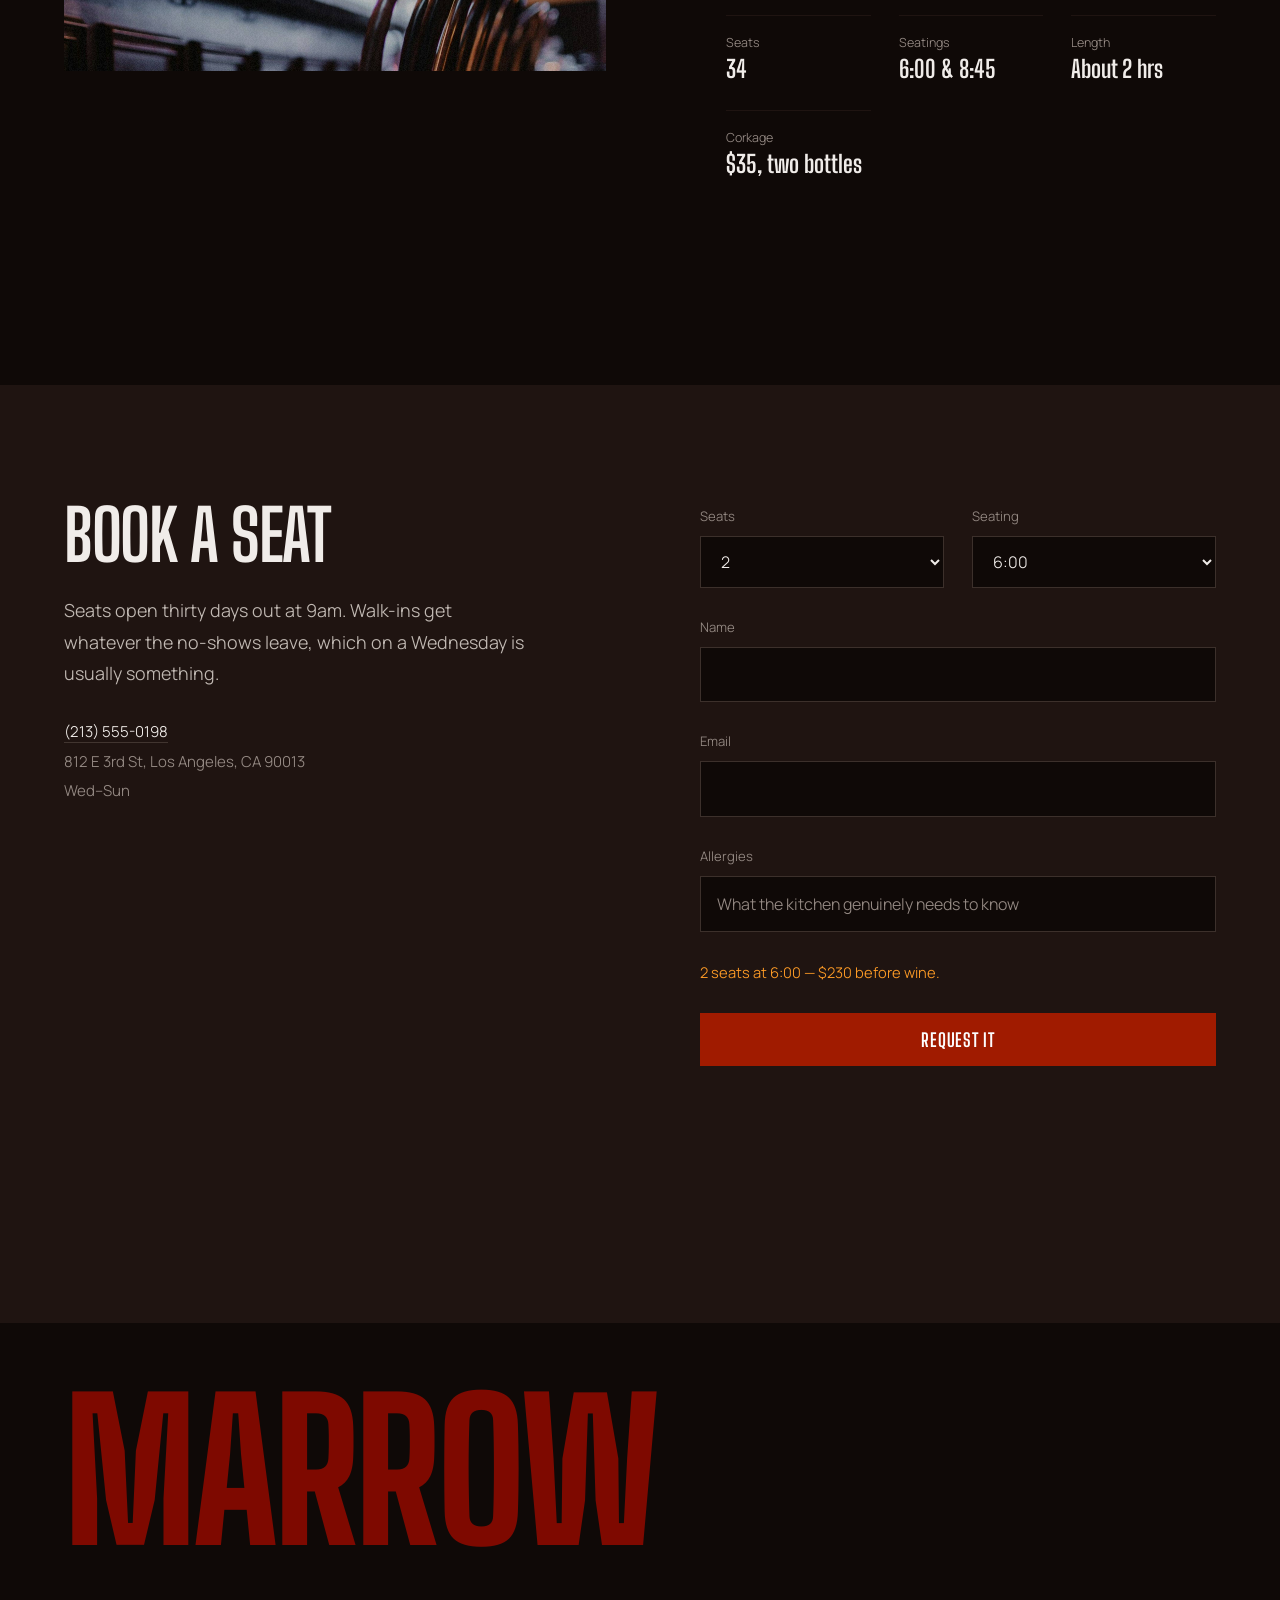
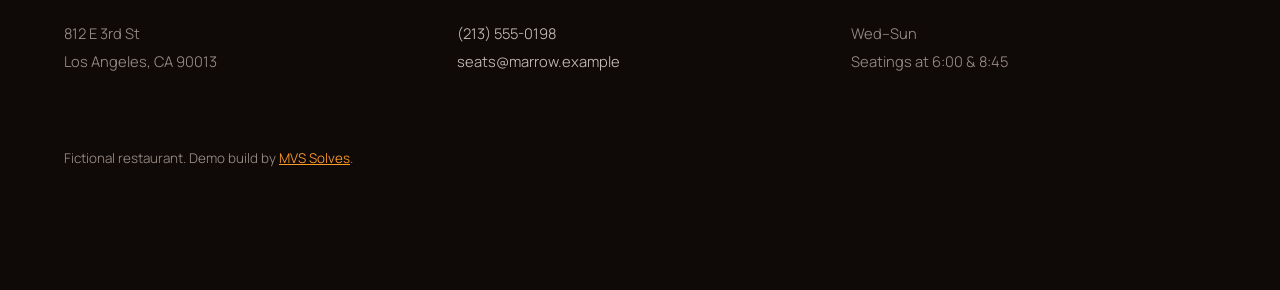
<file: marrow/index.html>
<!doctype html>
<html lang="en-US">
<head>
<meta charset="utf-8">
<meta name="viewport" content="width=device-width, initial-scale=1">
<title>MARROW — a fire kitchen, Los Angeles</title>
<meta name="description" content="Thirty-four seats around an open hearth in the Arts District. One set menu, cooked over oak and vine cuttings. Two seatings, Wednesday to Sunday.">
<meta property="og:title" content="MARROW — a fire kitchen, Los Angeles">
<meta property="og:description" content="One set menu, cooked over oak. Thirty-four seats around the fire.">
<meta property="og:type" content="website">
<meta property="og:image" content="og.jpg">
<meta name="twitter:card" content="summary_large_image">
<link rel="icon" href="../favicon.svg?v=3" type="image/svg+xml">
<link rel="icon" href="../favicon-96.png?v=3" sizes="96x96" type="image/png">
<link rel="apple-touch-icon" href="../apple-touch-icon.png?v=3">
<link rel="mask-icon" href="../mask-icon.svg?v=3" color="#141210">
<link rel="preconnect" href="https://fonts.googleapis.com">
<link rel="preconnect" href="https://fonts.gstatic.com" crossorigin>
<link href="https://fonts.googleapis.com/css2?family=Big+Shoulders+Display:wght@400..800&family=Manrope:wght@300;400;500;700&display=swap" rel="stylesheet">
<link rel="stylesheet" href="../lib/fx.css?v=6">
<link rel="stylesheet" href="css/marrow.css?v=9">
<link rel="canonical" href="https://mvssolves.com/demos/marrow/">
<noscript><style>#enter{display:none}</style></noscript>

</head>
<body>

<div id="enter"><div class="enter-in"><span class="e-w">Marrow</span><span class="e-l">A fire kitchen</span></div></div>

<a class="skip" href="#main">Skip to content</a>

<div class="mvsbar">
  <span class="mvsbar-t">Demo build</span>
  <span class="mvsbar-d">MARROW is a fictional restaurant, built to show the work.</span>
  <a class="mvsbar-a" href="https://mvssolves.com">MVS Solves &rarr;</a>
</div>

<header class="nav" id="nav">
  <a class="mark" href="#top">Marrow</a>
  <nav class="nav-links" aria-label="Primary">
    <a href="#fire">The fire</a>
    <a href="#menu">Menu</a>
    <a href="#room">The room</a>
    <a href="#table" class="cta">Book a seat</a>
  </nav>
  <button class="snd" id="snd" aria-pressed="false" aria-label="Play the sound of the hearth">
    <span class="snd-b" aria-hidden="true"><i></i><i></i><i></i><i></i></span>
    <span class="snd-l">Sound</span>
  </button>
</header>

<button class="burger" id="burger" aria-expanded="false" aria-controls="mnav" aria-label="Menu">
  <span aria-hidden="true"></span><span aria-hidden="true"></span>
</button>

<div class="mnav" id="mnav">
  <div class="m-links">
    <a href="#fire">The fire</a>
    <a href="#menu">Menu</a>
    <a href="#room">The room</a>
    <a href="#table">Book a seat</a>
  </div>
  <p class="m-foot">812 E 3rd St, Arts District<br>(213) 555-0198</p>
</div>

<main id="main">

<!-- ────────────────────────────────────────────────────────── hero -->
<section class="hero" id="top">
  <div class="hero-media">
    <picture>
      <source media="(max-width: 640px)" srcset="img/hero-p.jpg" width="900" height="1350">
      <source media="(max-width: 1024px)" srcset="img/hero-sq.jpg" width="1200" height="1200">
      <img src="img/hero.jpg" alt="A cook working over an open grill, flames rising past the bars" width="2000" height="1250" fetchpriority="high">
    </picture>
      <video class="hero-vid" muted loop playsinline preload="none" poster="img/hero-poster.jpg" aria-hidden="true" tabindex="-1">
        <source data-src="img/hero.mp4" type="video/mp4">
      </video>
    <canvas class="drift" id="drift" aria-hidden="true"></canvas>
  </div>
  <div class="hero-body">
    <h1 class="hero-h" data-scramble>Everything here<br>has been on fire.</h1>
    <p class="hero-p">Thirty-four seats around an open hearth in the Arts District. One
      set menu, cooked over oak and vine cuttings, at 6 and at 8:45.</p>
    <a class="btn" href="#table">Book a seat</a>
  </div>
  <p class="hero-f">Wed&ndash;Sun &nbsp;·&nbsp; $115 &nbsp;·&nbsp; no substitutions, and we mean it kindly</p>
</section>

<!-- ─────────────────────────────────────────────────────── silence -->
<section class="quiet">
  <p data-scramble>There is no stove.</p>
  <p class="quiet-s">There is a hearth, a wood pile, and someone who has been watching
    it since two in the afternoon.</p>
</section>

<!-- ────────────────────────────────── pinned sequence: the fire -->
<section class="fire" id="fire" aria-labelledby="fire-h">
  <div class="fire-stick">
    <div class="fire-stack" aria-hidden="true">
      <img src="img/oven.jpg" alt="" class="on" width="1400" height="1750">
      <img src="img/coals.jpg" alt="" width="1400" height="1750">
      <img src="img/spit.jpg" alt="" width="1400" height="1750">
      <img src="img/ember.jpg" alt="" width="1400" height="1750">
    </div>
  </div>

  <div class="fire-text">
    <h2 id="fire-h" class="sec-h">Four hours<br>before you sit</h2>
    <ol class="beats">
      <li><span class="beat-t">2:00</span><h3>The oak goes in</h3>
        <p>Split oak and old vine cuttings from a grower in Paso Robles, lit once and
          not again until Sunday closes.</p></li>
      <li><span class="beat-t">4:30</span><h3>It stops being flame</h3>
        <p>Nothing is cooked over fire. It is cooked over what fire leaves, which is
          the entire difference and takes two hours to arrive.</p></li>
      <li><span class="beat-t">5:15</span><h3>The bed is raked</h3>
        <p>Coals moved by hand into three zones, hot to barely warm, so a whole fish
          and a leek can share one hearth.</p></li>
      <li><span class="beat-t">6:00</span><h3>You sit down</h3>
        <p>Close enough to feel it on the side of your face. That is not an accident
          of the layout.</p></li>
    </ol>
  </div>
</section>

<!-- ─────────────────────────────────────────────────────────── menu -->
<section class="menu" id="menu" aria-labelledby="menu-h">
  <div class="menu-h">
    <h2 id="menu-h" class="sec-h">One menu</h2>
    <p>It changes when the market changes, which is most weeks. This is what is on it
      tonight. $115, seven courses, and the kitchen will cook around an allergy but
      not around a preference.</p>
  </div>

  <ol class="courses">
    <li><span class="c-n">i</span><div><h3>Leeks, buried</h3>
      <p>Put directly into the ash for forty minutes, skins peeled back at the pass,
        hazelnut and old sherry vinegar.</p></div></li>
    <li><span class="c-n">ii</span><div><h3>Bread and the good butter</h3>
      <p>Sourdough on the grill bars until it blisters. Cultured butter, smoked salt.
        You get more if you ask.</p></div></li>
    <li><span class="c-n">iii</span><div><h3>Bone marrow</h3>
      <p>The one thing that never comes off. Roasted in the mouth of the hearth,
        parsley, caper, a spoon.</p></div></li>
    <li><span class="c-n">iv</span><div><h3>Sea bream, whole</h3>
      <p>Over vine cuttings in a hinged basket, turned twice. Served on the bone
        because that is where it is best.</p></div></li>
    <li><span class="c-n">v</span><div><h3>Short rib, 45 days</h3>
      <p>Dry-aged in the back, cut thick, laid on oak coals for eleven minutes and
        rested for eleven more.</p></div></li>
    <li><span class="c-n">vi</span><div><h3>Beets in the embers</h3>
      <p>Cooked whole overnight in the dying bed, then cold, with buttermilk and
        black pepper.</p></div></li>
    <li><span class="c-n">vii</span><div><h3>Burnt honey ice cream</h3>
      <p>Honey taken past the point most people stop. Slightly bitter, on purpose.</p></div></li>
  </ol>

  <div class="pair">
    <div><h3>Wine, paired</h3><p class="pair-p">$70</p>
      <p>Five glasses, chosen the same afternoon. Mostly things grown within a day's
        drive of a fire.</p></div>
    <div><h3>Wine, poured by us</h3><p class="pair-p">$45</p>
      <p>You tell us roughly what you like and we stop asking. Usually the better
        deal.</p></div>
    <div><h3>Nothing at all</h3><p class="pair-p">$0</p>
      <p>The most common choice on a Wednesday, and nobody will make a face about
        it.</p></div>
  </div>
</section>

<!-- ─────────────────────────────────────────────────────────── room -->
<section class="room" id="room" aria-labelledby="room-h">
  <figure class="room-f">
    <img src="img/room.jpg" alt="Empty stools lined along a counter under low warm light" width="1800" height="1200" loading="lazy">
  </figure>
  <div class="room-b">
    <h2 id="room-h" class="sec-h">Thirty-four<br>stools</h2>
    <p>No tables. One counter that wraps the hearth on three sides, so every seat is
      the good seat and nobody is sat by the bathroom.</p>
    <p>It is loud, it is warm, and it smells like the fire for the whole two hours.
      If that sounds like the wrong evening, we would honestly rather you knew now.</p>
    <dl class="room-d">
      <div><dt>Seats</dt><dd>34</dd></div>
      <div><dt>Seatings</dt><dd>6:00 &amp; 8:45</dd></div>
      <div><dt>Length</dt><dd>About 2 hrs</dd></div>
      <div><dt>Corkage</dt><dd>$35, two bottles</dd></div>
    </dl>
  </div>
</section>

<!-- ────────────────────────────────────────────────────────── book -->
<section class="table" id="table" aria-labelledby="table-h">
  <div class="table-b">
    <h2 id="table-h" class="sec-h">Book a seat</h2>
    <p>Seats open thirty days out at 9am. Walk-ins get whatever the no-shows leave,
      which on a Wednesday is usually something.</p>
    <p class="table-c"><a href="tel:+12135550198">(213) 555-0198</a><br>
      812 E 3rd St, Los Angeles, CA 90013<br>
      Wed&ndash;Sun</p>
  </div>

  <form class="form" id="res" novalidate>
    <div class="f2">
      <div class="f"><label for="pp">Seats</label>
        <select id="pp">
          <option>1</option><option selected>2</option><option>3</option>
          <option>4</option><option>5</option><option>6</option>
        </select></div>
      <div class="f"><label for="sit">Seating</label>
        <select id="sit"><option value="6:00">6:00</option><option value="8:45">8:45</option></select></div>
    </div>
    <div class="f"><label for="nm">Name</label>
      <input id="nm" type="text" autocomplete="name" required></div>
    <div class="f"><label for="em">Email</label>
      <input id="em" type="email" autocomplete="email" required></div>
    <div class="f"><label for="al">Allergies</label>
      <input id="al" type="text" placeholder="What the kitchen genuinely needs to know"></div>
    <p class="sum" id="sum" aria-live="polite"></p>
    <button class="btn btn-w" type="submit">Request it</button>
    <p class="state" id="state" role="status"></p>
  </form>
</section>

</main>

<footer class="foot">
  <p class="foot-m">Marrow</p>
  <div class="foot-c">
    <p>812 E 3rd St<br>Los Angeles, CA 90013</p>
    <p><a href="tel:+12135550198">(213) 555-0198</a><br><a href="mailto:seats@marrow.example">seats@marrow.example</a></p>
    <p>Wed&ndash;Sun<br>Seatings at 6:00 &amp; 8:45</p>
  </div>
  <p class="foot-s">Fictional restaurant. Demo build by <a href="https://mvssolves.com">MVS Solves</a>.</p>
</footer>

<div class="actionbar" id="actionbar">
  <span>34 seats, two seatings</span>
  <a class="btn" href="#table">Book</a>
</div>

<script src="../lib/gsap.min.js"></script>
<script src="../lib/ScrollTrigger.min.js"></script>
<script src="../lib/SplitText.min.js"></script>
<script src="../lib/Flip.min.js"></script>
<script src="../lib/lenis.min.js"></script>
<script src="../lib/fx.js?v=8"></script>
<script src="js/marrow.js?v=8"></script>
</body>
</html>
</file>
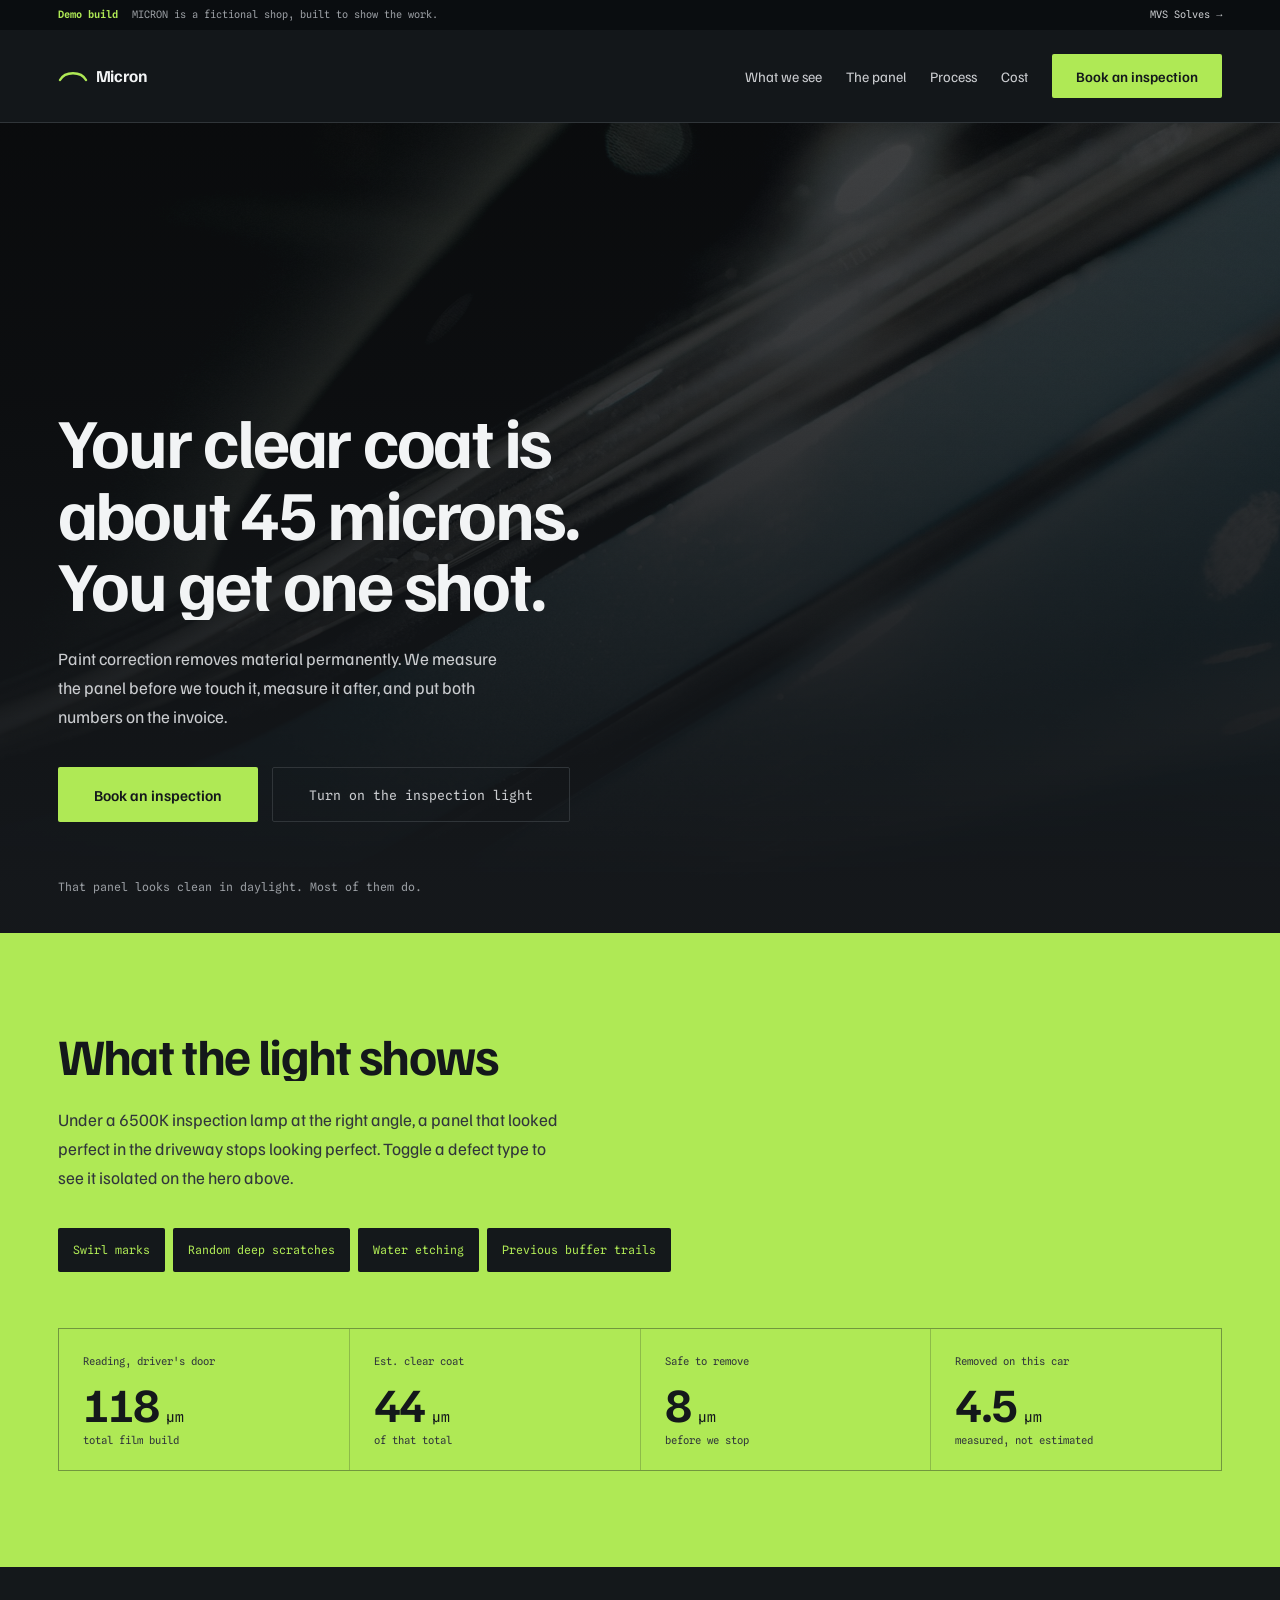
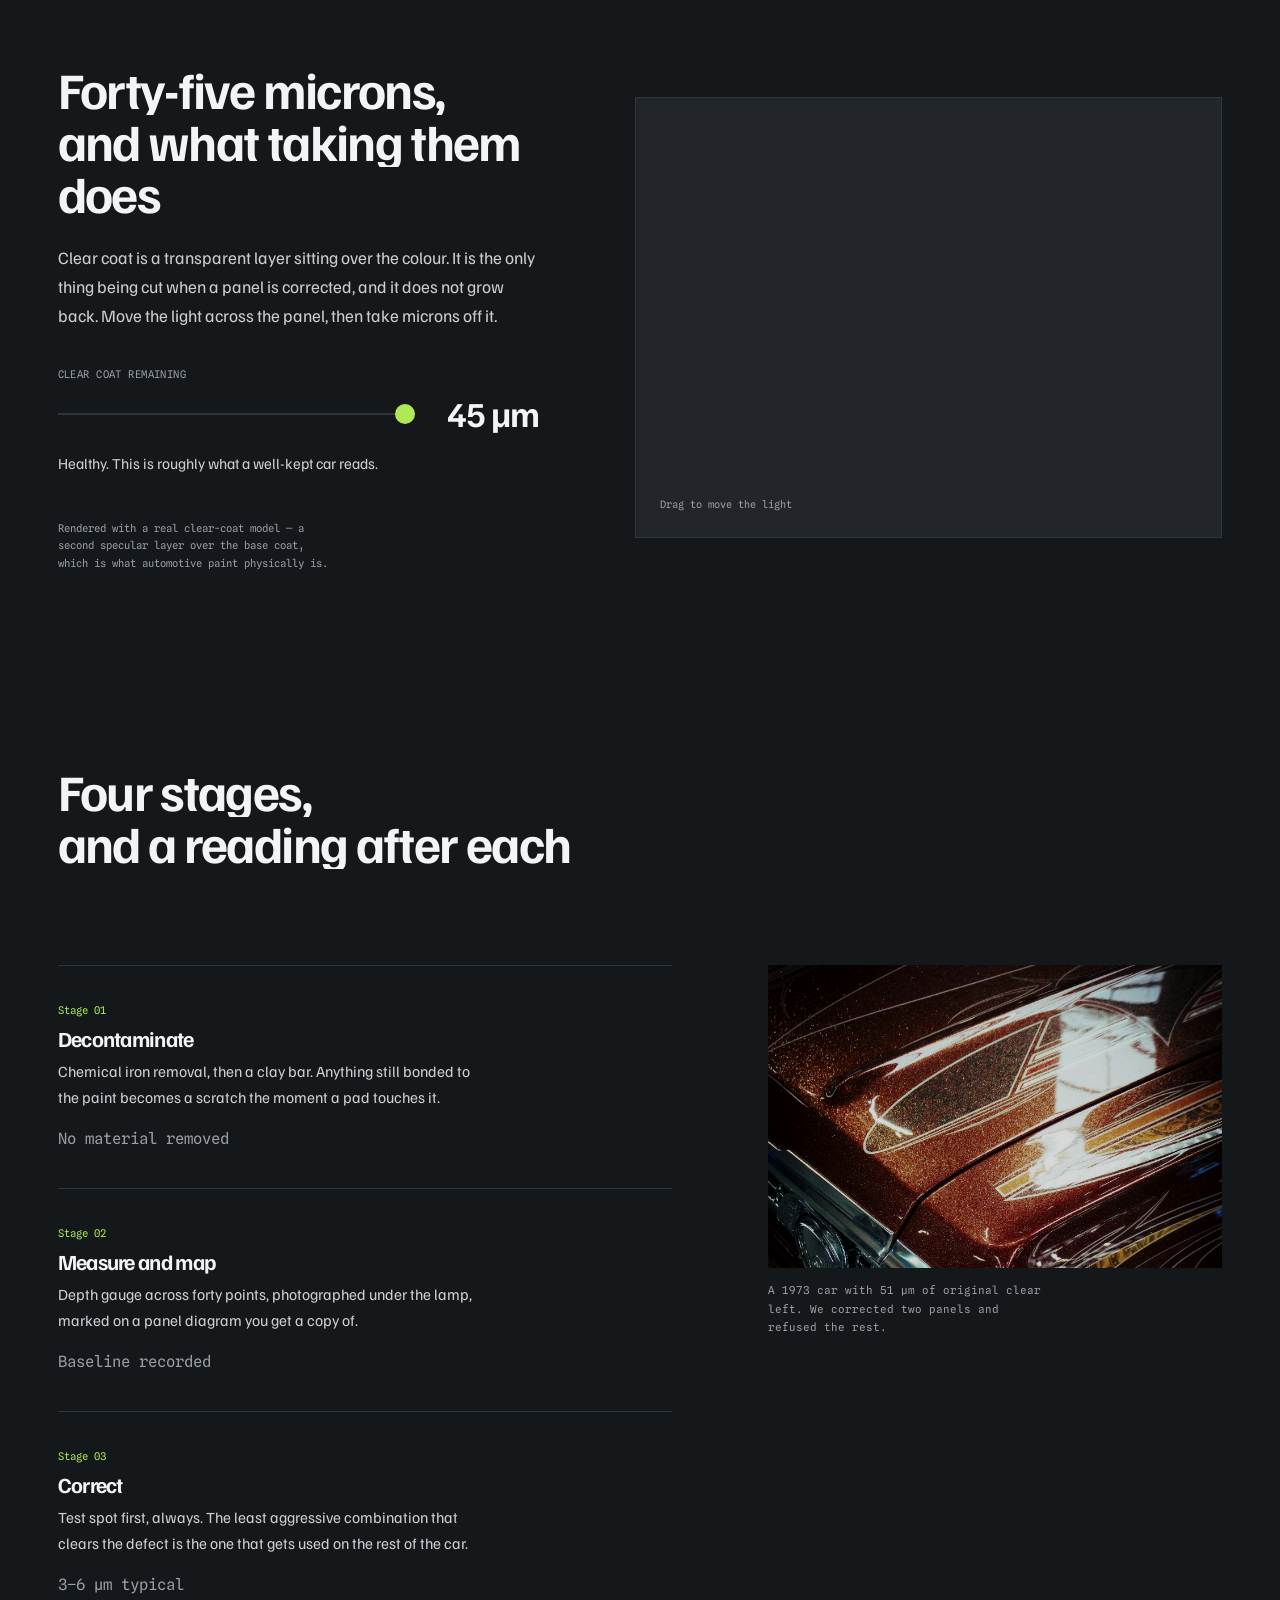
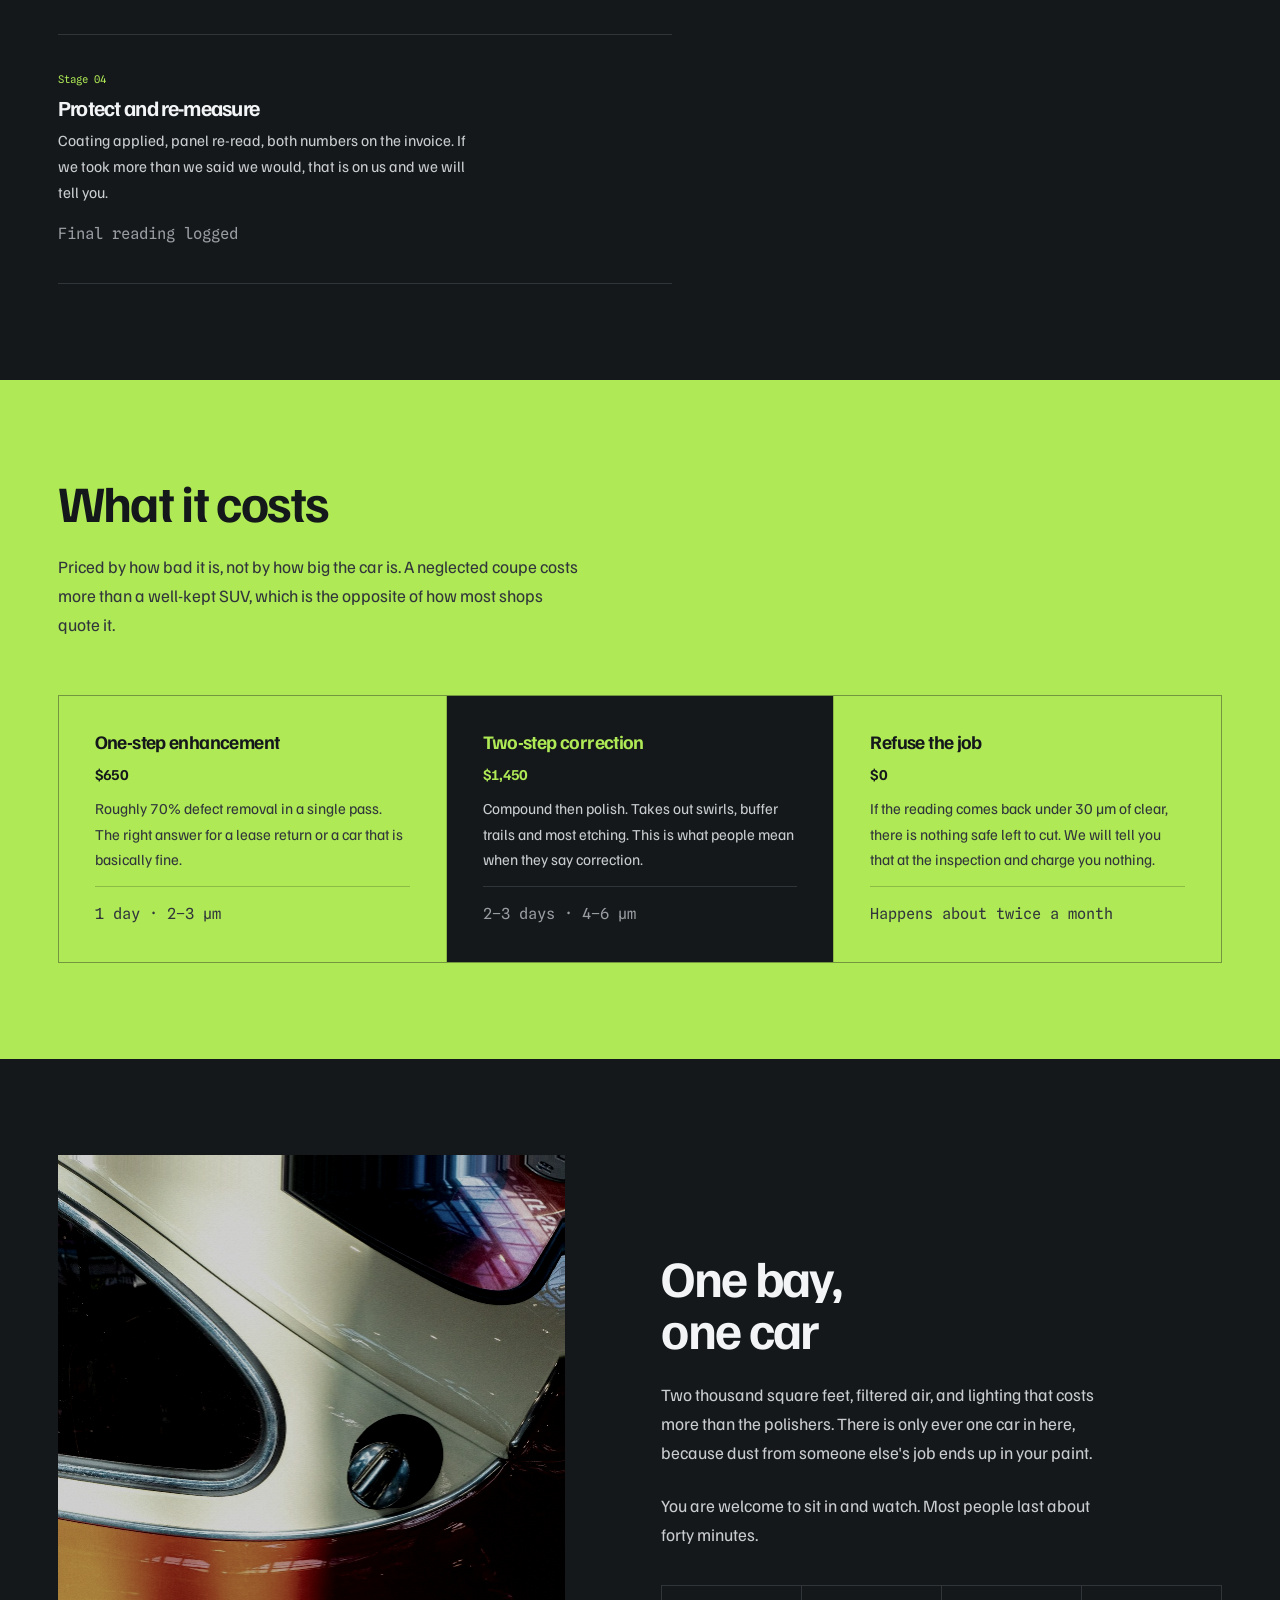
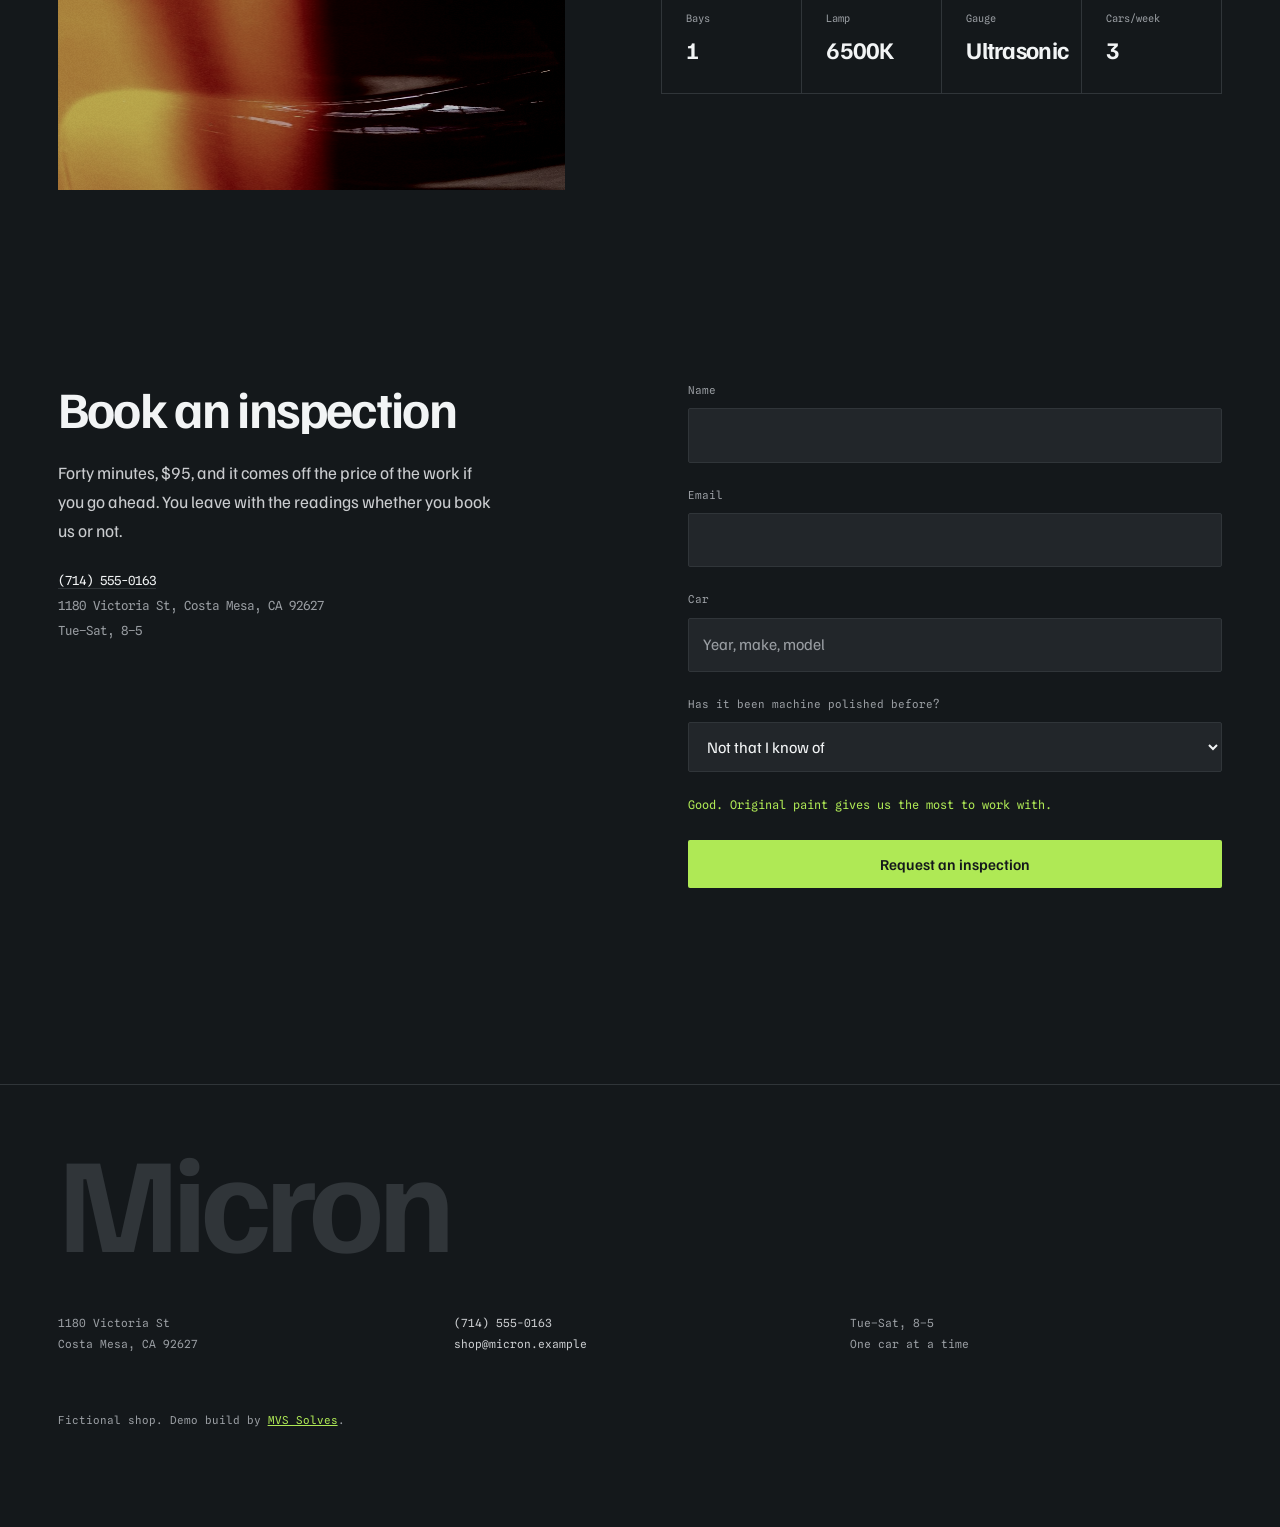
<file: micron/index.html>
<!doctype html>
<html lang="en-US">
<head>
<meta charset="utf-8">
<meta name="viewport" content="width=device-width, initial-scale=1">
<title>MICRON — paint correction, Costa Mesa</title>
<meta name="description" content="Paint correction measured in microns, not adjectives. Depth readings before and after, on the invoice. Costa Mesa, California.">
<meta property="og:title" content="MICRON — paint correction, Costa Mesa">
<meta property="og:description" content="We measure what we remove. Depth readings before and after, on the invoice.">
<meta property="og:type" content="website">
<meta property="og:image" content="og.jpg">
<meta name="twitter:card" content="summary_large_image">
<link rel="icon" href="../favicon.svg?v=3" type="image/svg+xml">
<link rel="icon" href="../favicon-96.png?v=3" sizes="96x96" type="image/png">
<link rel="apple-touch-icon" href="../apple-touch-icon.png?v=3">
<link rel="mask-icon" href="../mask-icon.svg?v=3" color="#141210">
<link rel="preconnect" href="https://fonts.googleapis.com">
<link rel="preconnect" href="https://fonts.gstatic.com" crossorigin>
<link href="https://fonts.googleapis.com/css2?family=Familjen+Grotesk:wght@400;500;600;700&family=Spline+Sans+Mono:wght@300;400;600&display=swap" rel="stylesheet">
<link rel="stylesheet" href="../lib/fx.css?v=6">
<link rel="stylesheet" href="css/micron.css?v=8">
<link rel="canonical" href="https://mvssolves.com/demos/micron/">
<noscript><style>#enter{display:none}</style></noscript>

</head>
<body>

<div id="enter"><div class="enter-in"><svg class="e-g" viewBox="0 0 120 34" aria-hidden="true"><path d="M6 26C26 6 94 6 114 26"/></svg><span class="e-w">Micron</span><span class="e-l">45 &micro;m</span></div></div>

<a class="skip" href="#main">Skip to content</a>

<div class="mvsbar">
  <span class="mvsbar-t">Demo build</span>
  <span class="mvsbar-d">MICRON is a fictional shop, built to show the work.</span>
  <a class="mvsbar-a" href="https://mvssolves.com">MVS Solves &rarr;</a>
</div>

<header class="nav" id="nav">
  <a class="mark" href="#top" aria-label="Micron, home">
    <svg class="mark-g" viewBox="0 0 30 16" aria-hidden="true"><path d="M2 12C7 3 23 3 28 12"/></svg>
    <span class="mark-w">Micron</span>
  </a>
  <nav class="nav-links" aria-label="Primary">
    <a href="#see">What we see</a>
    <a href="#panel">The panel</a>
    <a href="#work">Process</a>
    <a href="#cost">Cost</a>
    <a href="#book" class="cta">Book an inspection</a>
  </nav>
</header>

<button class="burger" id="burger" aria-expanded="false" aria-controls="mnav" aria-label="Menu">
  <span aria-hidden="true"></span><span aria-hidden="true"></span>
</button>

<div class="mnav" id="mnav">
  <div class="m-links">
    <a href="#see">What we see</a>
    <a href="#panel">The panel</a>
    <a href="#work">Process</a>
    <a href="#cost">Cost</a>
    <a href="#shop">The shop</a>
    <a href="#book">Book an inspection</a>
  </div>
  <p class="m-foot">1180 Victoria St, Costa Mesa<br>(714) 555-0163</p>
</div>

<main id="main">

<!-- ────────────────────────────────────────────────────────── hero -->
<section class="hero" id="top">
  <div class="hero-media">
    <picture>
      <source media="(max-width: 640px)" srcset="img/hero-p.jpg" width="900" height="1350">
      <source media="(max-width: 1024px)" srcset="img/hero-sq.jpg" width="1200" height="1200">
      <img src="img/hero.jpg" alt="Macro view of a blue car panel, reflections stretched across the clear coat" width="2000" height="1250" fetchpriority="high">
    </picture>
      <video class="hero-vid" muted loop playsinline preload="none" poster="img/hero-poster.jpg" aria-hidden="true" tabindex="-1">
        <source data-src="img/hero.mp4" type="video/mp4">
      </video>
    <!-- the defect map is drawn over the photograph by script; the photograph
         is the content, the map is the enhancement -->
    <svg class="defects" id="defects" viewBox="0 0 1000 620" preserveAspectRatio="none" aria-hidden="true"></svg>
  </div>

  <div class="hero-body">
    <h1 class="hero-h">Your clear coat is<br>about 45 microns.<br>You get one shot.</h1>
    <p class="hero-p">Paint correction removes material permanently. We measure the panel
      before we touch it, measure it after, and put both numbers on the invoice.</p>
    <div class="hero-act">
      <a class="btn" href="#book">Book an inspection</a>
      <button class="btn-t" id="lamp" aria-pressed="false">Turn on the inspection light</button>
    </div>
  </div>

  <p class="hero-n" id="lampNote">That panel looks clean in daylight. Most of them do.</p>
</section>

<!-- ────────────────────────────────────────────── what we see -->
<section class="see" id="see" aria-labelledby="see-h">
  <div class="see-b">
    <h2 id="see-h" class="sec-h">What the light shows</h2>
    <p class="sec-p">Under a 6500K inspection lamp at the right angle, a panel that
      looked perfect in the driveway stops looking perfect. Toggle a defect type to
      see it isolated on the hero above.</p>
    <div class="toggles" role="group" aria-label="Defect types">
      <button class="tog" data-d="swirl" aria-pressed="true">Swirl marks</button>
      <button class="tog" data-d="rids" aria-pressed="true">Random deep scratches</button>
      <button class="tog" data-d="etch" aria-pressed="true">Water etching</button>
      <button class="tog" data-d="buff" aria-pressed="true">Previous buffer trails</button>
    </div>
  </div>

  <dl class="reads">
    <div><dt>Reading, driver's door</dt><dd>118 <span>µm</span></dd><dd class="sub">total film build</dd></div>
    <div><dt>Est. clear coat</dt><dd>44 <span>µm</span></dd><dd class="sub">of that total</dd></div>
    <div><dt>Safe to remove</dt><dd>8 <span>µm</span></dd><dd class="sub">before we stop</dd></div>
    <div><dt>Removed on this car</dt><dd>4.5 <span>µm</span></dd><dd class="sub">measured, not estimated</dd></div>
  </dl>
</section>


<!-- ───────────────────────────────────────────── the panel, in 3D -->
<section class="p3" id="panel" aria-labelledby="p3-h">
  <div class="p3-b">
    <h2 id="p3-h" class="sec-h">Forty-five microns,<br>and what taking them does</h2>
    <p class="sec-p">Clear coat is a transparent layer sitting over the colour. It is
      the only thing being cut when a panel is corrected, and it does not grow back.
      Move the light across the panel, then take microns off it.</p>

    <div class="p3-ctl">
      <label for="mic">Clear coat remaining</label>
      <input id="mic" type="range" min="18" max="45" step="1" value="45"
             aria-describedby="micNote">
      <output id="micOut" for="mic">45 &micro;m</output>
    </div>
    <p class="p3-note" id="micNote">Healthy. This is roughly what a well-kept car reads.</p>
    <p class="p3-sub">Rendered with a real clear-coat model &mdash; a second specular
      layer over the base coat, which is what automotive paint physically is.</p>
  </div>

  <div class="p3-stage" id="p3stage" aria-label="Interactive car panel. Drag to move the light across it.">
    <img src="img/cap.jpg" alt="Close-up of aged paint and a fuel cap on a vintage car body" width="1200" height="1500" loading="lazy">
    <canvas aria-hidden="true"></canvas>
    <p class="p3-hint">Drag to move the light</p>
  </div>
</section>

<!-- ───────────────────────────────────────────────────── process -->
<section class="work" id="work" aria-labelledby="work-h">
  <h2 id="work-h" class="sec-h">Four stages,<br>and a reading after each</h2>
  <ol class="stages" data-stagger>
    <li><span class="stg">Stage 01</span><h3>Decontaminate</h3>
      <p>Chemical iron removal, then a clay bar. Anything still bonded to the paint
        becomes a scratch the moment a pad touches it.</p>
      <p class="stg-m">No material removed</p></li>
    <li><span class="stg">Stage 02</span><h3>Measure and map</h3>
      <p>Depth gauge across forty points, photographed under the lamp, marked on a
        panel diagram you get a copy of.</p>
      <p class="stg-m">Baseline recorded</p></li>
    <li><span class="stg">Stage 03</span><h3>Correct</h3>
      <p>Test spot first, always. The least aggressive combination that clears the
        defect is the one that gets used on the rest of the car.</p>
      <p class="stg-m">3&ndash;6 µm typical</p></li>
    <li><span class="stg">Stage 04</span><h3>Protect and re-measure</h3>
      <p>Coating applied, panel re-read, both numbers on the invoice. If we took more
        than we said we would, that is on us and we will tell you.</p>
      <p class="stg-m">Final reading logged</p></li>
  </ol>

  <figure class="work-f">
    <img src="img/classic.jpg" alt="The front end of a classic car under shop lighting" width="1600" height="1067" loading="lazy">
    <figcaption>A 1973 car with 51 µm of original clear left. We corrected two panels and refused the rest.</figcaption>
  </figure>
</section>

<!-- ──────────────────────────────────────────────────────── cost -->
<section class="cost" id="cost" aria-labelledby="cost-h">
  <div class="cost-h">
    <h2 id="cost-h" class="sec-h">What it costs</h2>
    <p>Priced by how bad it is, not by how big the car is. A neglected coupe costs
      more than a well-kept SUV, which is the opposite of how most shops quote it.</p>
  </div>

  <div class="tiers">
    <article class="tier">
      <h3>One-step enhancement</h3>
      <p class="tier-p">$650</p>
      <p>Roughly 70% defect removal in a single pass. The right answer for a lease
        return or a car that is basically fine.</p>
      <p class="tier-m">1 day · 2&ndash;3 µm</p>
    </article>
    <article class="tier tier-x">
      <h3>Two-step correction</h3>
      <p class="tier-p">$1,450</p>
      <p>Compound then polish. Takes out swirls, buffer trails and most etching.
        This is what people mean when they say correction.</p>
      <p class="tier-m">2&ndash;3 days · 4&ndash;6 µm</p>
    </article>
    <article class="tier">
      <h3>Refuse the job</h3>
      <p class="tier-p">$0</p>
      <p>If the reading comes back under 30 µm of clear, there is nothing safe left
        to cut. We will tell you that at the inspection and charge you nothing.</p>
      <p class="tier-m">Happens about twice a month</p>
    </article>
  </div>
</section>

<!-- ──────────────────────────────────────────────────────── shop -->
<section class="shop" id="shop" aria-labelledby="shop-h">
  <figure class="shop-f">
    <img src="img/cap.jpg" alt="Close-up of aged paint and a fuel cap on a vintage car body" width="1200" height="1500" loading="lazy">
  </figure>
  <div class="shop-b">
    <h2 id="shop-h" class="sec-h">One bay,<br>one car</h2>
    <p>Two thousand square feet, filtered air, and lighting that costs more than the
      polishers. There is only ever one car in here, because dust from someone else's
      job ends up in your paint.</p>
    <p>You are welcome to sit in and watch. Most people last about forty minutes.</p>
    <dl class="shop-d">
      <div><dt>Bays</dt><dd>1</dd></div>
      <div><dt>Lamp</dt><dd>6500K</dd></div>
      <div><dt>Gauge</dt><dd>Ultrasonic</dd></div>
      <div><dt>Cars/week</dt><dd>3</dd></div>
    </dl>
  </div>
</section>

<!-- ──────────────────────────────────────────────────────── book -->
<section class="book" id="book" aria-labelledby="book-h">
  <div class="book-b">
    <h2 id="book-h" class="sec-h">Book an inspection</h2>
    <p>Forty minutes, $95, and it comes off the price of the work if you go ahead.
      You leave with the readings whether you book us or not.</p>
    <p class="book-c"><a href="tel:+17145550163">(714) 555-0163</a><br>
      1180 Victoria St, Costa Mesa, CA 92627<br>
      Tue&ndash;Sat, 8&ndash;5</p>
  </div>

  <form class="form" id="booking" novalidate>
    <div class="f"><label for="nm">Name</label>
      <input id="nm" type="text" autocomplete="name" required></div>
    <div class="f"><label for="em">Email</label>
      <input id="em" type="email" autocomplete="email" required></div>
    <div class="f"><label for="cr">Car</label>
      <input id="cr" type="text" placeholder="Year, make, model"></div>
    <div class="f"><label for="hs">Has it been machine polished before?</label>
      <select id="hs">
        <option>Not that I know of</option>
        <option>Yes, by a shop</option>
        <option>Yes, by me</option>
        <option>It was, and it went badly</option>
      </select></div>
    <p class="sum" id="sum"></p>
    <button class="btn btn-w" type="submit">Request an inspection</button>
    <p class="state" id="state" role="status"></p>
  </form>
</section>

</main>

<footer class="foot">
  <p class="foot-m">Micron</p>
  <div class="foot-c">
    <p>1180 Victoria St<br>Costa Mesa, CA 92627</p>
    <p><a href="tel:+17145550163">(714) 555-0163</a><br><a href="mailto:shop@micron.example">shop@micron.example</a></p>
    <p>Tue&ndash;Sat, 8&ndash;5<br>One car at a time</p>
  </div>
  <p class="foot-s">Fictional shop. Demo build by <a href="https://mvssolves.com">MVS Solves</a>.</p>
</footer>

<div class="actionbar" id="actionbar">
  <span>Inspection $95, refunded</span>
  <a class="btn" href="#book">Book</a>
</div>

<script src="../lib/gsap.min.js"></script>
<script src="../lib/ScrollTrigger.min.js"></script>
<script src="../lib/SplitText.min.js"></script>
<script src="../lib/Flip.min.js"></script>
<script src="../lib/lenis.min.js"></script>
<script src="../lib/fx.js?v=8"></script>
<script src="js/micron.js?v=8"></script>
</body>
</html>
</file>
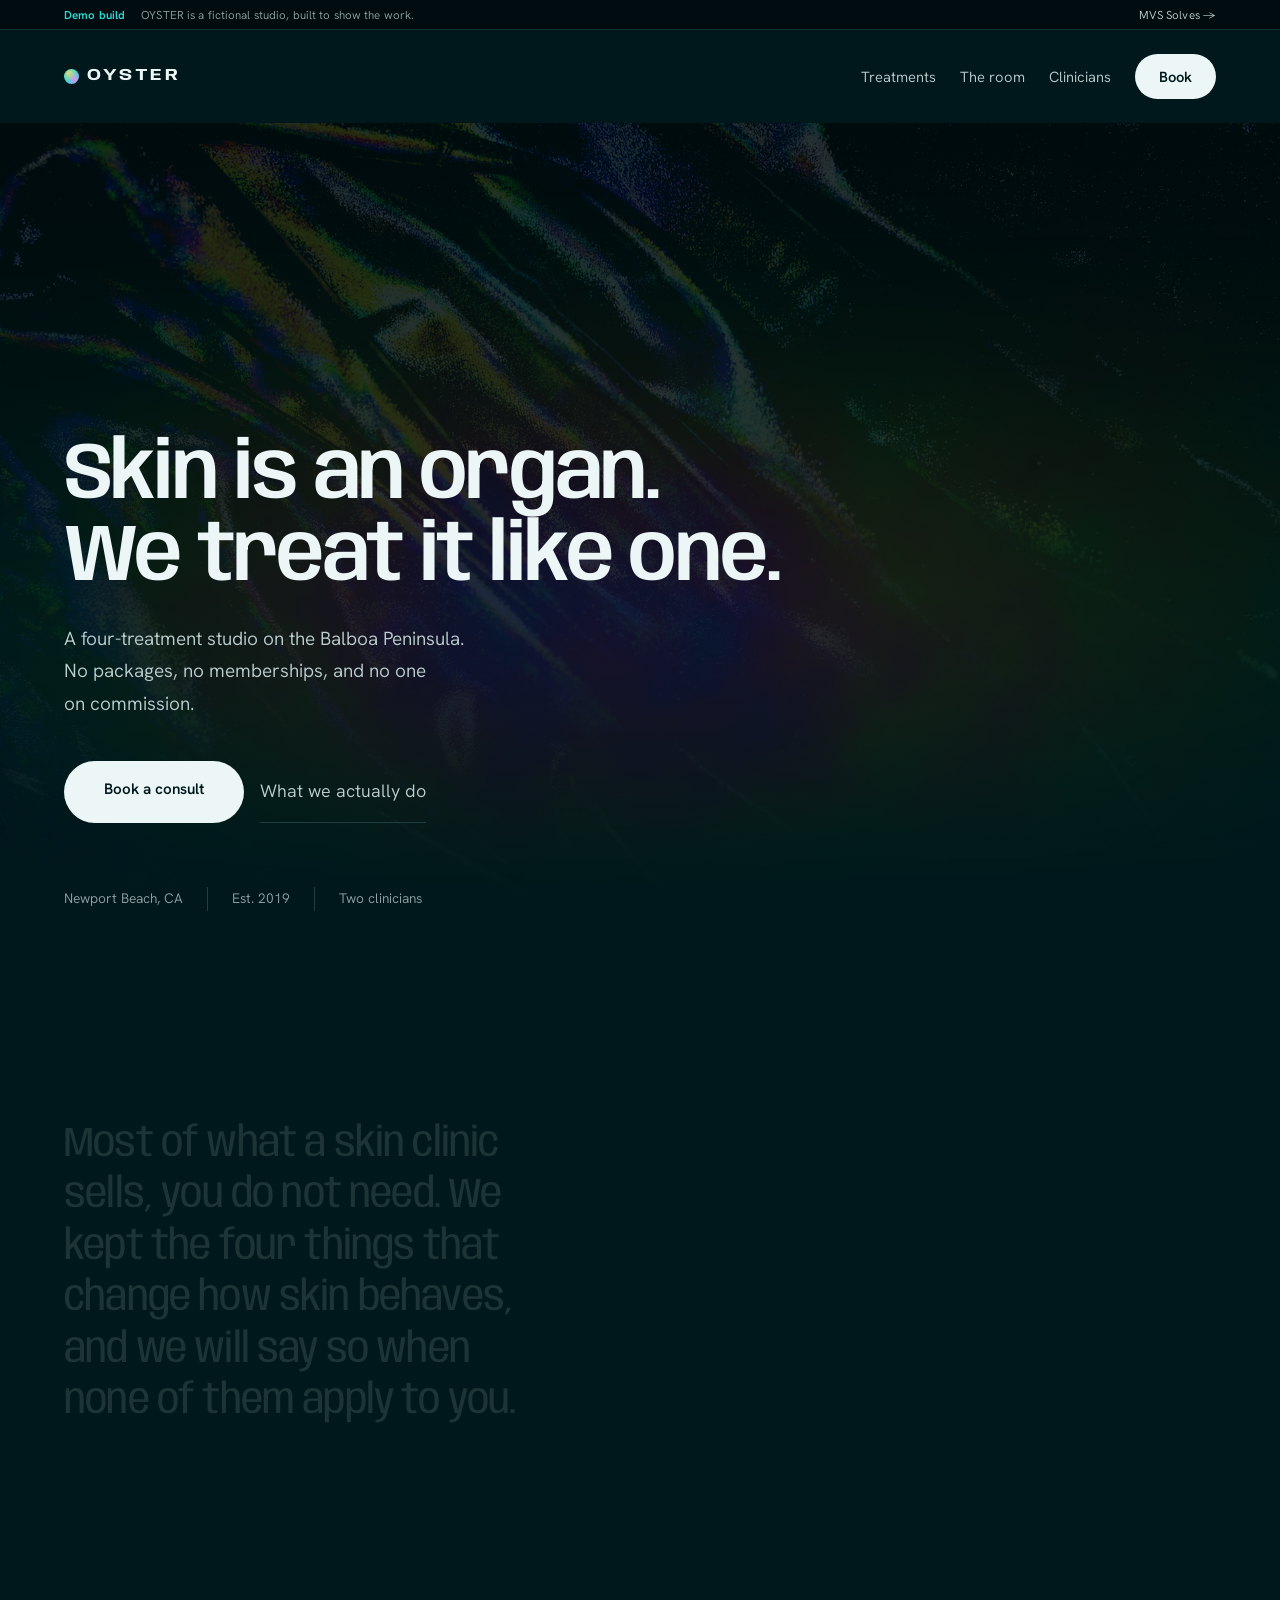
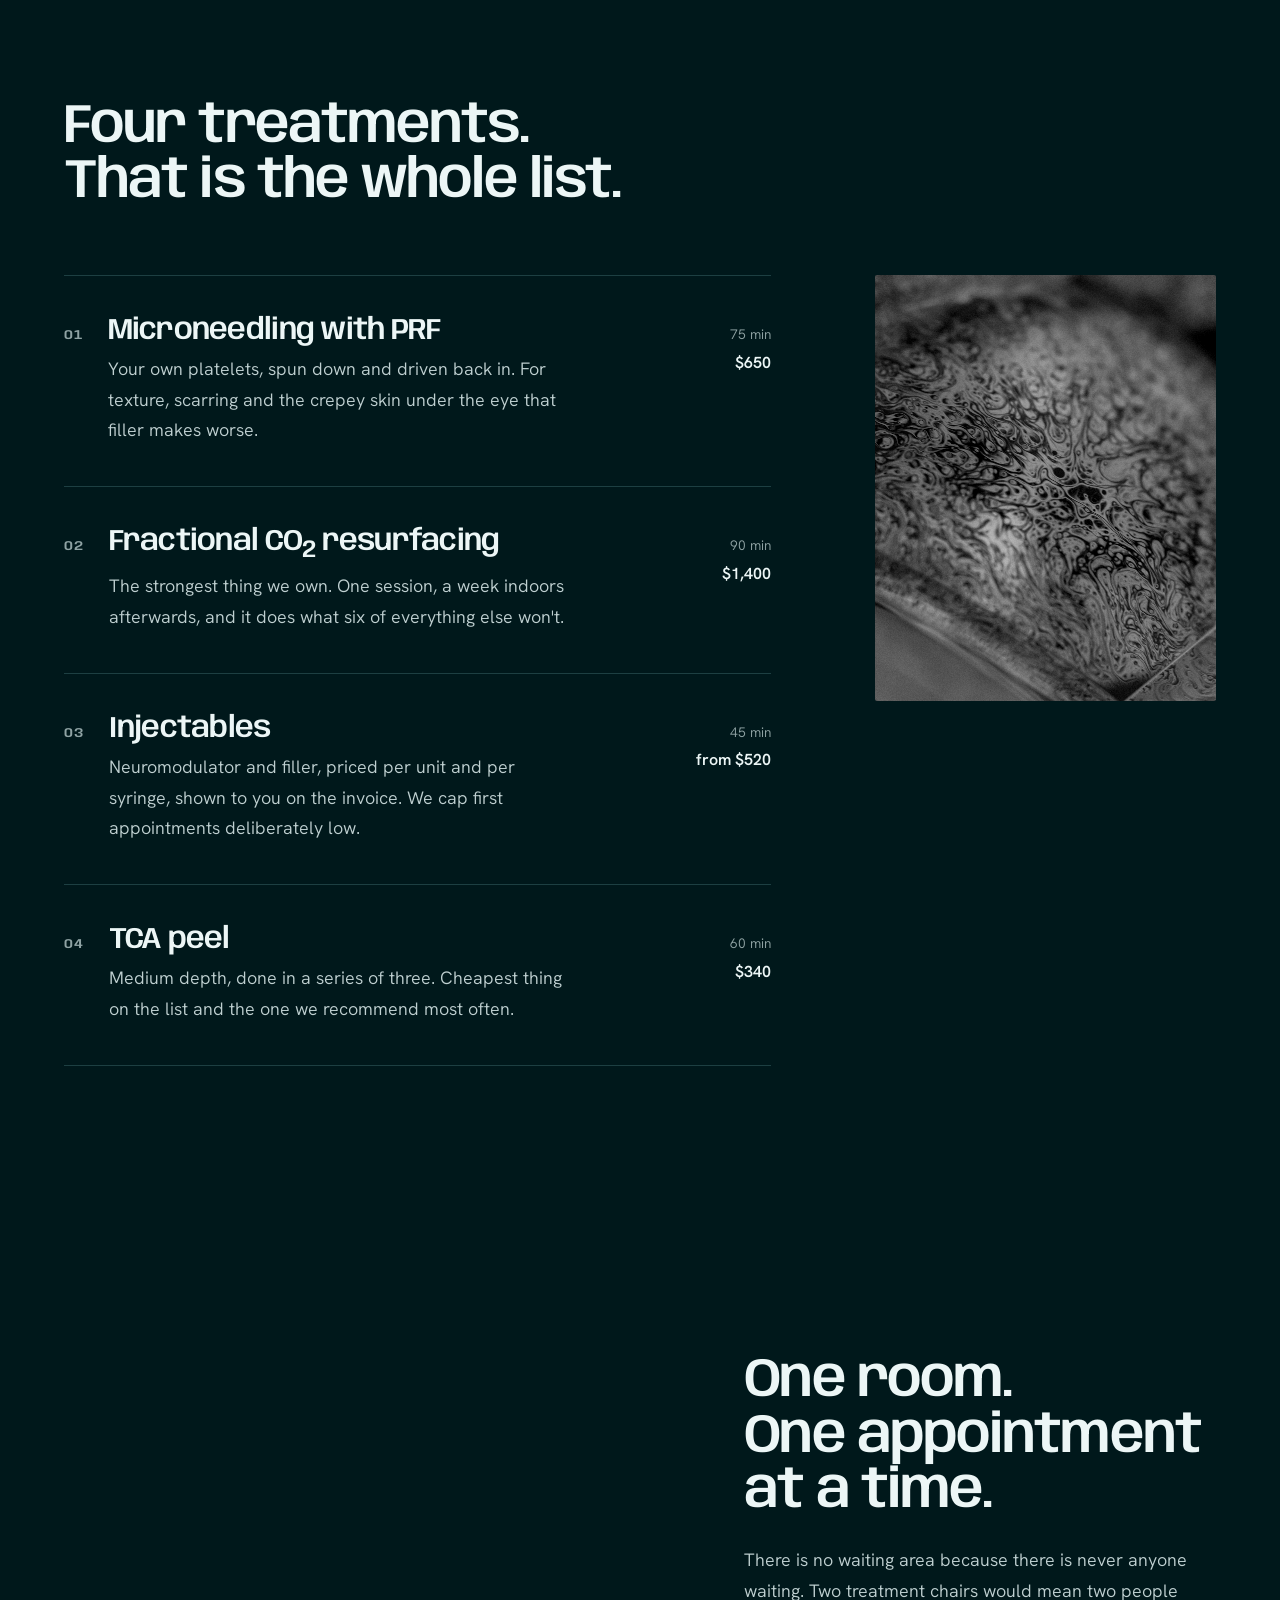
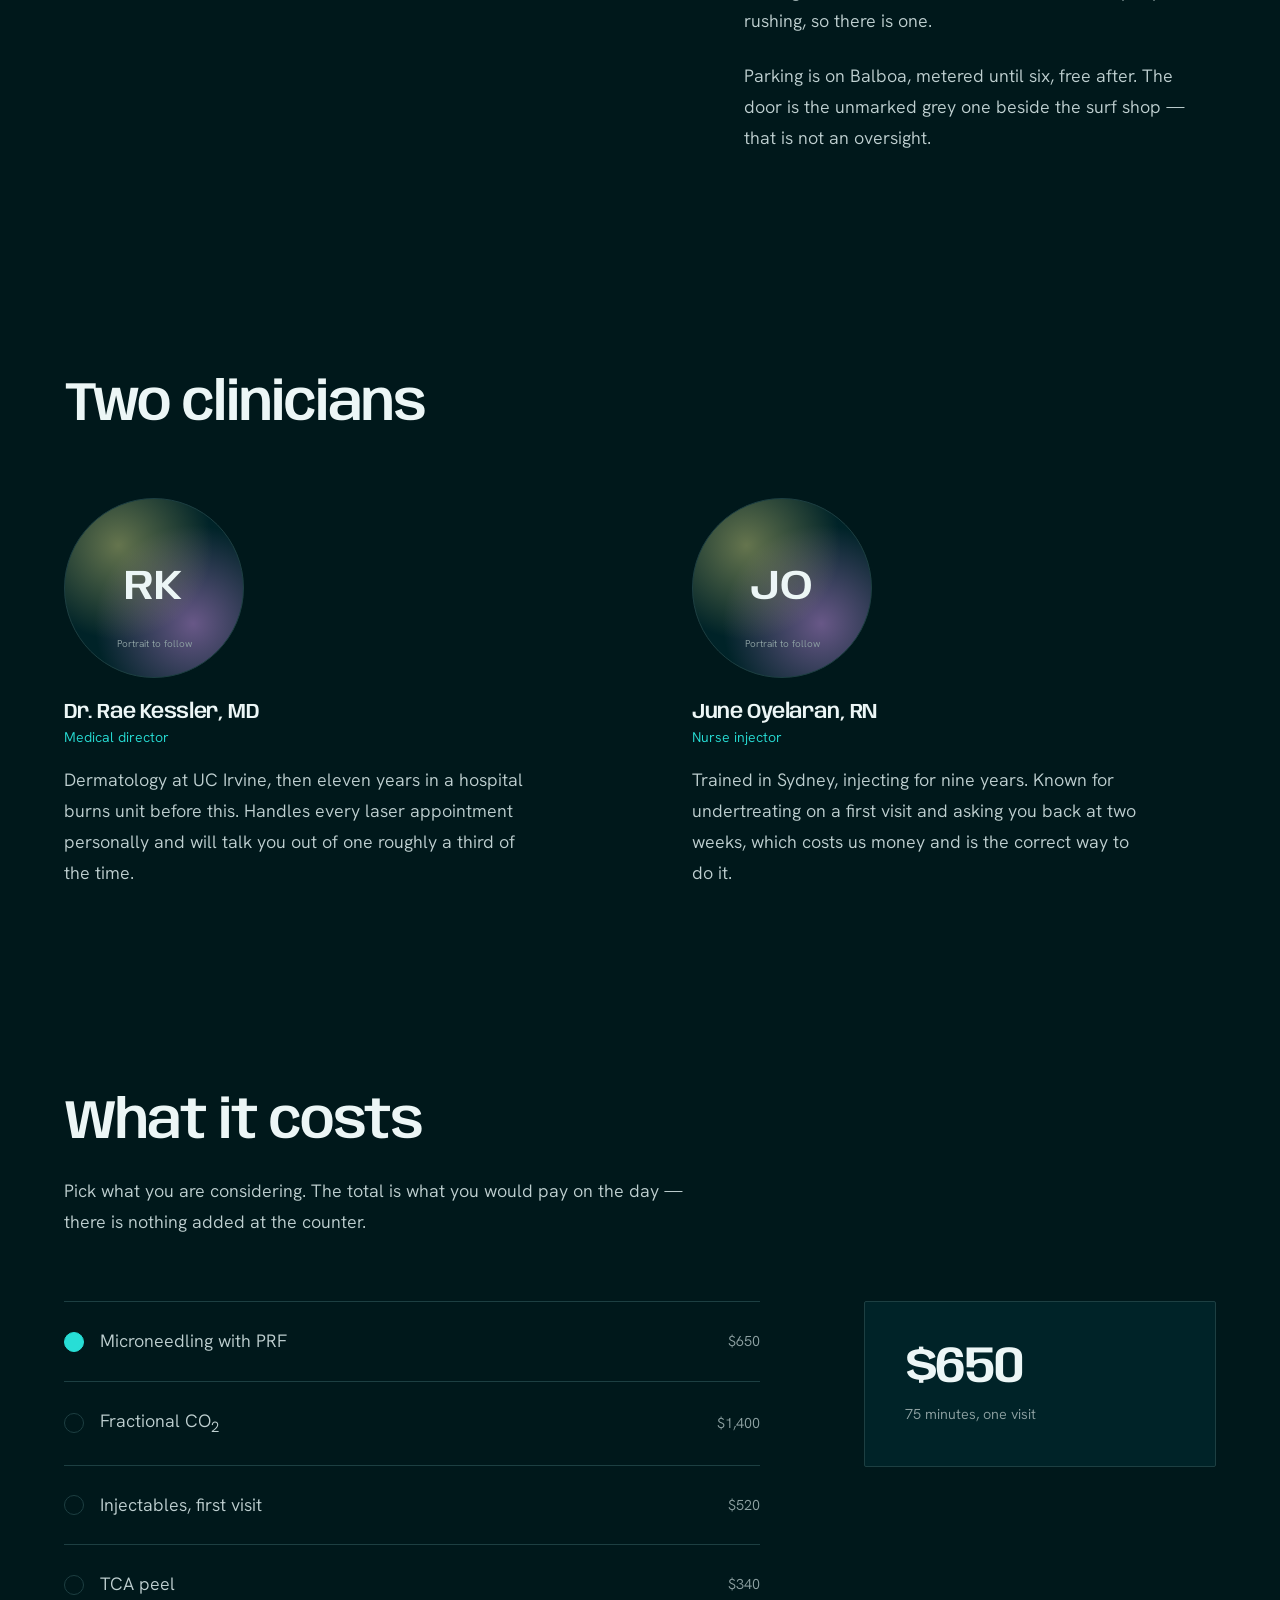
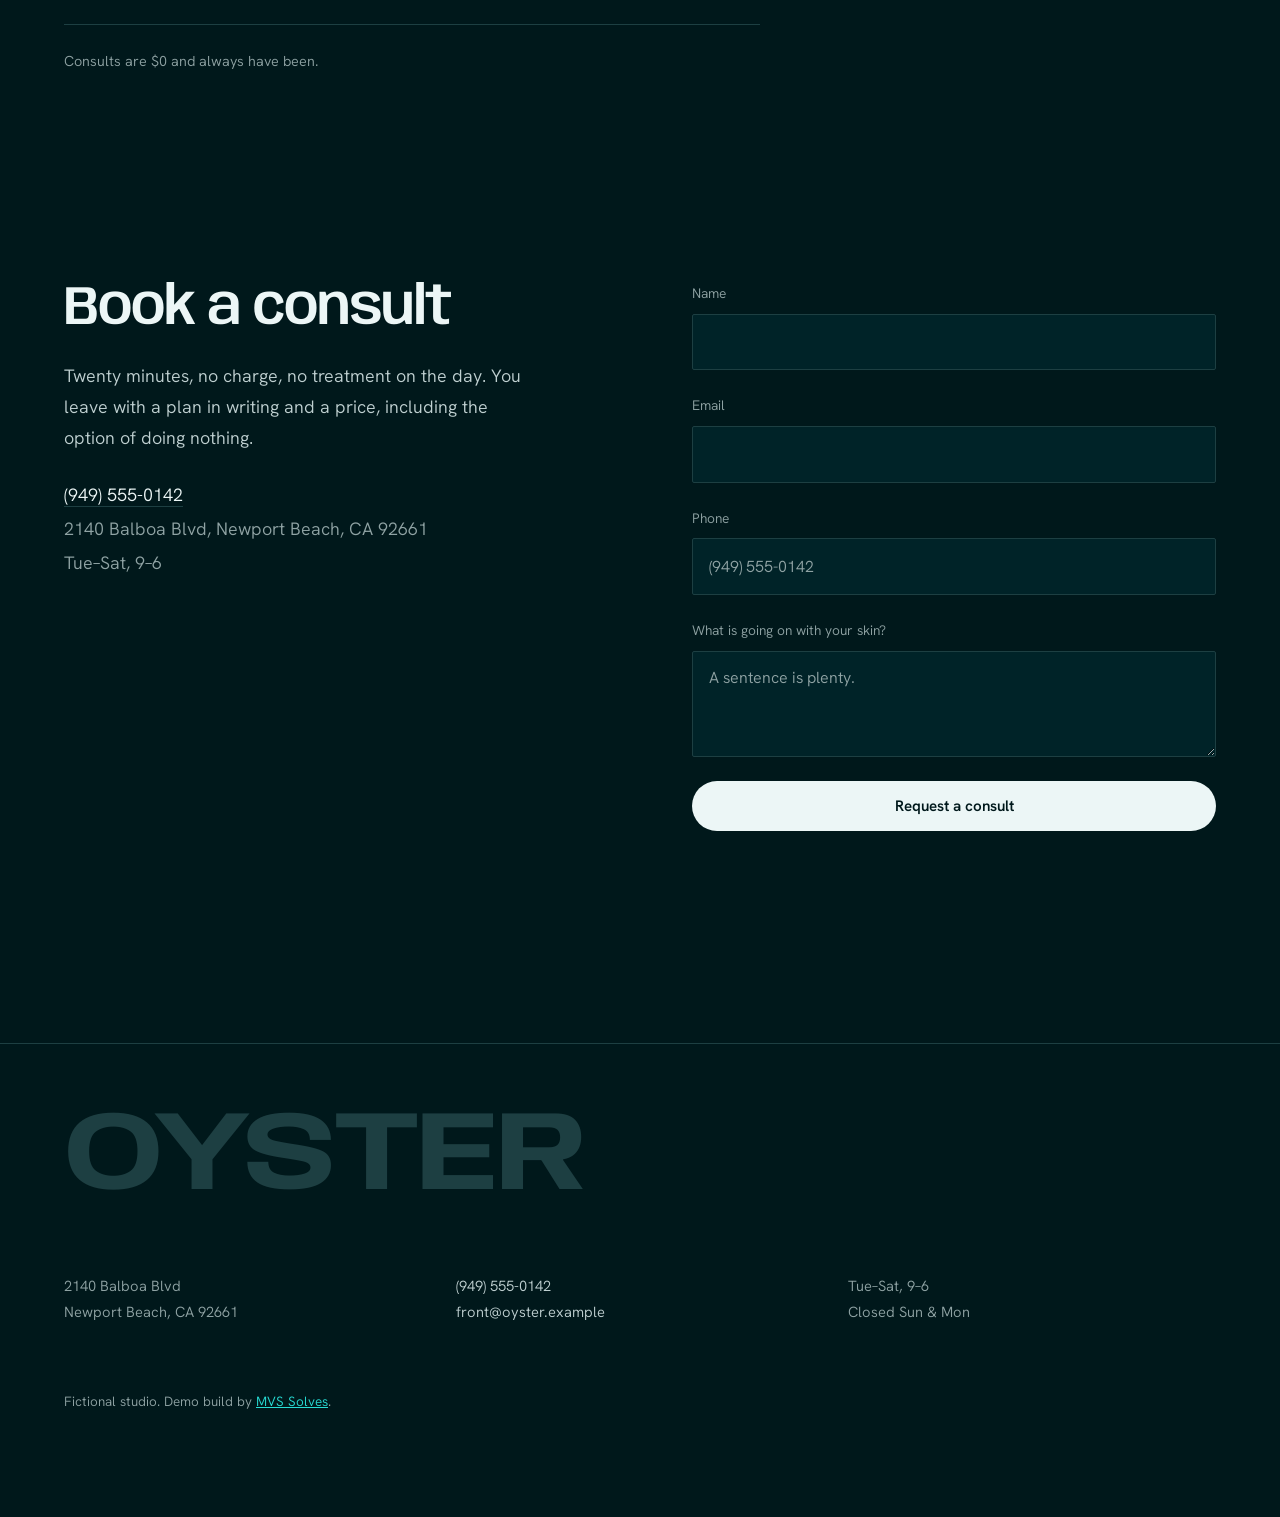
<file: oyster/index.html>
<!doctype html>
<html lang="en-US">
<head>
<meta charset="utf-8">
<meta name="viewport" content="width=device-width, initial-scale=1">
<title>OYSTER — skin studio, Newport Beach</title>
<meta name="description" content="A skin studio in Newport Beach. Four treatments, done properly, by two clinicians who will tell you when you don't need one.">
<meta property="og:title" content="OYSTER — skin studio, Newport Beach">
<meta property="og:description" content="Four treatments, done properly. No packages, no memberships, no upsell.">
<meta property="og:type" content="website">
<meta property="og:image" content="og.jpg">
<meta name="twitter:card" content="summary_large_image">
<link rel="icon" href="../favicon.svg?v=3" type="image/svg+xml">
<link rel="icon" href="../favicon-96.png?v=3" sizes="96x96" type="image/png">
<link rel="apple-touch-icon" href="../apple-touch-icon.png?v=3">
<link rel="mask-icon" href="../mask-icon.svg?v=3" color="#141210">
<link rel="preconnect" href="https://fonts.googleapis.com">
<link rel="preconnect" href="https://fonts.gstatic.com" crossorigin>
<link href="https://fonts.googleapis.com/css2?family=Anybody:wdth,wght@87..125,300..800&family=Hanken+Grotesk:wght@300;400;500;600&display=swap" rel="stylesheet">
<link rel="stylesheet" href="../lib/fx.css?v=6">
<link rel="stylesheet" href="css/oyster.css?v=8">
<link rel="canonical" href="https://mvssolves.com/demos/oyster/">
<noscript><style>#enter{display:none}</style></noscript>

</head>
<body>

<div id="enter"><div class="enter-in"><span class="e-o"></span><span class="e-w">Oyster</span><span class="e-l">Skin studio &middot; Newport Beach</span></div></div>

<a class="skip" href="#main">Skip to content</a>

<!-- demo strip: this is MVS work, and a visitor landing here directly should know -->
<div class="mvsbar">
  <span class="mvsbar-t">Demo build</span>
  <span class="mvsbar-d">OYSTER is a fictional studio, built to show the work.</span>
  <a class="mvsbar-a" href="https://mvssolves.com">MVS Solves &rarr;</a>
</div>

<header class="nav" id="nav">
  <a class="mark" href="#top" aria-label="OYSTER, home">
    <span class="mark-o" aria-hidden="true"></span>
    <span class="mark-w">Oyster</span>
  </a>
  <nav class="nav-links" aria-label="Primary">
    <a href="#work">Treatments</a>
    <a href="#room">The room</a>
    <a href="#who">Clinicians</a>
    <a href="#book" class="cta">Book</a>
  </nav>
</header>

<button class="burger" id="burger" aria-expanded="false" aria-controls="mnav" aria-label="Menu">
  <span aria-hidden="true"></span><span aria-hidden="true"></span>
</button>

<div class="mnav" id="mnav">
  <div class="m-links">
    <a href="#work">Treatments</a>
    <a href="#room">The room</a>
    <a href="#who">Clinicians</a>
    <a href="#price">What it costs</a>
    <a href="#book">Book</a>
  </div>
  <p class="m-foot">2140 Balboa Blvd, Newport Beach<br>(949) 555-0142</p>
</div>

<main id="main">

<!-- ─────────────────────────────────────────────────────────── hero -->
<section class="hero" id="top">
  <div class="hero-media">
    <picture>
      <source media="(max-width: 640px)" srcset="img/hero-p.jpg" width="900" height="1350">
      <source media="(max-width: 1024px)" srcset="img/hero-sq.jpg" width="1200" height="1200">
      <img src="img/hero.jpg" alt="Iridescent film folded into soft diagonal ridges, greens and violets surfacing out of near-black" width="2000" height="1250" fetchpriority="high">
    </picture>
      <video class="hero-vid" muted loop playsinline preload="none" poster="img/hero-poster.jpg" aria-hidden="true" tabindex="-1">
        <source data-src="img/hero.mp4" type="video/mp4">
      </video>
    <canvas class="sheen" id="sheen" aria-hidden="true"></canvas>
    <div class="hero-veil" aria-hidden="true"></div>
  </div>

  <div class="hero-body">
    <h1 class="hero-h">Skin is an organ.<br>We treat it like one.</h1>
    <p class="hero-p">A four-treatment studio on the Balboa Peninsula. No packages, no
      memberships, and no one on commission.</p>
    <div class="hero-act">
      <a class="btn" href="#book">Book a consult</a>
      <a class="btn-q" href="#work">What we actually do</a>
    </div>
  </div>

  <p class="hero-meta"><span>Newport Beach, CA</span><span>Est. 2019</span><span>Two clinicians</span></p>
</section>

<!-- ────────────────────────────────────────────────────── statement -->
<section class="say">
  <p class="say-p">Most of what a skin clinic sells, you do not need. We kept the four
    things that change how skin behaves, and we will say so when none of them apply
    to you.</p>
</section>

<!-- ─────────────────────────────────────────────────── treatments -->
<section class="work" id="work" aria-labelledby="work-h">
  <h2 id="work-h" class="sec-h">Four treatments.<br>That is the whole list.</h2>

  <ol class="rows" data-rows>
    <li class="row" data-img="img/t1.jpg">
      <span class="row-n" aria-hidden="true">01</span>
      <div class="row-b">
        <h3>Microneedling with PRF</h3>
        <p>Your own platelets, spun down and driven back in. For texture, scarring
          and the crepey skin under the eye that filler makes worse.</p>
      </div>
      <p class="row-m"><span>75 min</span><span>$650</span></p>
    </li>
    <li class="row" data-img="img/t2.jpg">
      <span class="row-n" aria-hidden="true">02</span>
      <div class="row-b">
        <h3>Fractional CO<sub>2</sub> resurfacing</h3>
        <p>The strongest thing we own. One session, a week indoors afterwards, and
          it does what six of everything else won't.</p>
      </div>
      <p class="row-m"><span>90 min</span><span>$1,400</span></p>
    </li>
    <li class="row" data-img="img/t3.jpg">
      <span class="row-n" aria-hidden="true">03</span>
      <div class="row-b">
        <h3>Injectables</h3>
        <p>Neuromodulator and filler, priced per unit and per syringe, shown to you
          on the invoice. We cap first appointments deliberately low.</p>
      </div>
      <p class="row-m"><span>45 min</span><span>from $520</span></p>
    </li>
    <li class="row" data-img="img/t4.jpg">
      <span class="row-n" aria-hidden="true">04</span>
      <div class="row-b">
        <h3>TCA peel</h3>
        <p>Medium depth, done in a series of three. Cheapest thing on the list and
          the one we recommend most often.</p>
      </div>
      <p class="row-m"><span>60 min</span><span>$340</span></p>
    </li>
  </ol>

  <figure class="rows-fig" aria-hidden="true">
    <img src="img/t1.jpg" alt="" id="rowimg" width="1200" height="1500">
  </figure>
</section>

<!-- ───────────────────────────────────────────────────────── room -->
<section class="room" id="room" aria-labelledby="room-h">
  <div class="room-media">
    <img src="img/room.jpg" alt="A bare concrete room with daylight coming in through one open doorway" width="1800" height="1350" loading="lazy">
  </div>
  <div class="room-b">
    <h2 id="room-h" class="sec-h">One room.<br>One appointment at a time.</h2>
    <p>There is no waiting area because there is never anyone waiting. Two treatment
      chairs would mean two people rushing, so there is one.</p>
    <p>Parking is on Balboa, metered until six, free after. The door is the unmarked
      grey one beside the surf shop — that is not an oversight.</p>
  </div>
</section>

<!-- ───────────────────────────────────────────────────── clinicians -->
<section class="who" id="who" aria-labelledby="who-h">
  <h2 id="who-h" class="sec-h">Two clinicians</h2>
  <div class="who-g">
    <article class="per">
      <div class="pfp" aria-hidden="true"><span class="pfp-i">RK</span><span class="pfp-n">Portrait to follow</span></div>
      <h3>Dr. Rae Kessler, MD</h3>
      <p class="per-r">Medical director</p>
      <p>Dermatology at UC Irvine, then eleven years in a hospital burns unit before
        this. Handles every laser appointment personally and will talk you out of one
        roughly a third of the time.</p>
    </article>
    <article class="per">
      <div class="pfp" aria-hidden="true"><span class="pfp-i">JO</span><span class="pfp-n">Portrait to follow</span></div>
      <h3>June Oyelaran, RN</h3>
      <p class="per-r">Nurse injector</p>
      <p>Trained in Sydney, injecting for nine years. Known for undertreating on a
        first visit and asking you back at two weeks, which costs us money and is
        the correct way to do it.</p>
    </article>
  </div>
</section>

<!-- ─────────────────────────────────────────────────────── pricing -->
<section class="price" id="price" aria-labelledby="price-h">
  <h2 id="price-h" class="sec-h">What it costs</h2>
  <p class="price-s">Pick what you are considering. The total is what you would pay
    on the day — there is nothing added at the counter.</p>

  <form class="calc" id="calc">
    <fieldset>
      <legend class="vh">Treatments</legend>
      <label class="opt"><input type="checkbox" data-min="75" data-usd="650" checked>
        <span class="opt-l">Microneedling with PRF</span><span class="opt-p">$650</span></label>
      <label class="opt"><input type="checkbox" data-min="90" data-usd="1400">
        <span class="opt-l">Fractional CO<sub>2</sub></span><span class="opt-p">$1,400</span></label>
      <label class="opt"><input type="checkbox" data-min="45" data-usd="520">
        <span class="opt-l">Injectables, first visit</span><span class="opt-p">$520</span></label>
      <label class="opt"><input type="checkbox" data-min="60" data-usd="340">
        <span class="opt-l">TCA peel</span><span class="opt-p">$340</span></label>
    </fieldset>

    <output class="tot" id="tot" for="calc" aria-live="polite">
      <span class="tot-u" id="totUsd">$650</span>
      <span class="tot-m" id="totMin">75 minutes, one visit</span>
    </output>
  </form>
  <p class="price-n" id="priceNote">Consults are $0 and always have been.</p>
</section>

<!-- ────────────────────────────────────────────────────────── book -->
<section class="book" id="book" aria-labelledby="book-h">
  <div class="book-b">
    <h2 id="book-h" class="sec-h">Book a consult</h2>
    <p>Twenty minutes, no charge, no treatment on the day. You leave with a plan in
      writing and a price, including the option of doing nothing.</p>
    <p class="book-c"><a href="tel:+19495550142">(949) 555-0142</a><br>
      2140 Balboa Blvd, Newport Beach, CA 92661<br>
      Tue&ndash;Sat, 9&ndash;6</p>
  </div>

  <form class="form" id="booking" novalidate>
    <div class="f">
      <label for="nm">Name</label>
      <input id="nm" name="name" type="text" autocomplete="name" required>
    </div>
    <div class="f">
      <label for="em">Email</label>
      <input id="em" name="email" type="email" autocomplete="email" required>
    </div>
    <div class="f">
      <label for="ph">Phone</label>
      <input id="ph" name="phone" type="tel" autocomplete="tel" placeholder="(949) 555-0142">
    </div>
    <div class="f">
      <label for="ab">What is going on with your skin?</label>
      <textarea id="ab" name="about" rows="3" placeholder="A sentence is plenty."></textarea>
    </div>
    <button class="btn btn-w" type="submit">Request a consult</button>
    <p class="state" id="state" role="status"></p>
  </form>
</section>

</main>

<footer class="foot">
  <p class="foot-m">Oyster</p>
  <div class="foot-c">
    <p>2140 Balboa Blvd<br>Newport Beach, CA 92661</p>
    <p><a href="tel:+19495550142">(949) 555-0142</a><br><a href="mailto:front@oyster.example">front@oyster.example</a></p>
    <p>Tue&ndash;Sat, 9&ndash;6<br>Closed Sun &amp; Mon</p>
  </div>
  <p class="foot-s">Fictional studio. Demo build by <a href="https://mvssolves.com">MVS Solves</a>.</p>
</footer>

<div class="actionbar" id="actionbar">
  <span>Consults are free</span>
  <a class="btn" href="#book">Book</a>
</div>

<script src="../lib/gsap.min.js"></script>
<script src="../lib/ScrollTrigger.min.js"></script>
<script src="../lib/SplitText.min.js"></script>
<script src="../lib/Flip.min.js"></script>
<script src="../lib/lenis.min.js"></script>
<script src="../lib/fx.js?v=8"></script>
<script src="js/oyster.js?v=8"></script>
</body>
</html>
</file>
<file: lib/fx.css>
/* ═══════════════════════════════════════════════════════════════════
   fx.css — the structural half of fx.js. Shared by all six builds.

   Contains no colour, no type, no spacing and no easing curve. Those
   are each build's own. This only does the plumbing that has to agree
   with the JavaScript.
   ═══════════════════════════════════════════════════════════════════ */

/* the canvas sits exactly over its photograph and inherits its shape */
.fx-host{position:relative;isolation:isolate}
.fx-gl{
  position:absolute;inset:0;width:100%;height:100%;
  display:block;pointer-events:none;
  /* z-index 0, not 1: each build paints a gradient veil over its hero with
     ::after, and a canvas at z-index 1 would cover the veil and blow the
     type contrast. At 0 the canvas sits above the photograph and below the
     veil, which is where it belongs. */
  z-index:0;
}
/* the <img> stays in the document for alt text, lazy loading and the
   no-JS case; it is only hidden from paint once GL is genuinely drawing */
.fx-host.fx-on > img{visibility:hidden}

/* SplitText masks. GSAP writes the elements; these make the mask real. */
.fx-line{overflow:hidden}
.fx-line > div{will-change:transform}

/* Lenis. Only applied when JS has booted, so a no-JS page scrolls normally. */
.js html.lenis,.js .lenis body{height:auto}
.lenis.lenis-smooth{scroll-behavior:auto !important}
.lenis.lenis-smooth [data-lenis-prevent]{overscroll-behavior:contain}
.lenis.lenis-stopped{overflow:hidden}

/* Art-directed sources: the phone gets a portrait crop of the same
   photograph, not the landscape one squeezed. <picture> handles the
   swap natively, so there is no JS in the critical path for it. */
picture{display:contents}

@media (prefers-reduced-motion: reduce){
  .fx-gl{display:none}
  .fx-host.fx-on > img{visibility:visible}
  .fx-line{overflow:visible}
}

/* ── video hero ──────────────────────────────────────────────────
   The poster image stays the LCP and the video fades in over it only
   once it is genuinely playing, so a blocked or slow clip degrades to
   the photograph rather than to a black rectangle. */
.hero-vid{
  position:absolute;inset:0;width:100%;height:100%;
  object-fit:cover;display:block;pointer-events:none;
  opacity:0;transition:opacity 1.1s ease;z-index:0;
}
.fx-playing .hero-vid{opacity:1}
/* Once GL is sampling the clip the DOM video is only a texture source and
   must stop painting, or it covers the shader entirely. The class goes on
   the media container because <picture> makes the canvas and the video
   siblings rather than parent and child. */
.fx-gl-live .hero-vid{opacity:0}
@media (prefers-reduced-motion: reduce){ .hero-vid{display:none} }

/* ── arrival ──────────────────────────────────────────────────────
   Structure only. Colour, mark and type are each build's own. */
#enter{
  position:fixed;inset:0;z-index:900;
  display:grid;place-items:center;
  transition:transform 1s cubic-bezier(.76,0,.24,1), opacity .6s ease .35s;
  will-change:transform;
}
#enter.up{transform:translateY(-101%);opacity:0;pointer-events:none}
.entering body{overflow:hidden}
/* content is rendered underneath the whole time; it only settles into place */
.enter-in{opacity:0;transform:translateY(10px);transition:opacity .7s ease .1s, transform .7s cubic-bezier(.2,1,.3,1) .1s}
#enter .enter-in{opacity:1;transform:none}
@media (prefers-reduced-motion: reduce){ #enter{display:none} }

/* ── cross-document view transitions ─────────────────────────────── */
@view-transition{ navigation: auto; }
::view-transition-old(root){ animation:vt-out .38s cubic-bezier(.4,0,1,1) both }
::view-transition-new(root){ animation:vt-in .52s cubic-bezier(0,0,.2,1) both }
@keyframes vt-out{ to{ opacity:0; transform:scale(.985) } }
@keyframes vt-in{ from{ opacity:0; transform:scale(1.012) } }
@media (prefers-reduced-motion: reduce){
  ::view-transition-old(root),::view-transition-new(root){ animation:none }
}
</file>
<file: datum/css/datum.css>
/* ═══════════════════════════════════════════════════════════════════
   DATUM — excavation & site work

   Chalk-line ultramarine, committed: it carries roughly half the
   surface. Not safety orange, which is the category reflex, and not a
   neutral page with a blue accent. The blue is the actual colour of a
   snapped chalk line, which is the one piece of colour already present
   on every job site.

   Motion is mechanical, never luxurious. Stepped and linear timing,
   hovers that cut rather than fade, lines that snap into place. There
   is no soft easing anywhere in this file, deliberately.

   Density: packed and gridded. Information-rich. Nothing floats.
   ═══════════════════════════════════════════════════════════════════ */

:root{
  --chalk:     oklch(0.420 0.215 266);
  --chalk-2:   oklch(0.330 0.175 266);
  --chalk-lt:  oklch(0.620 0.200 265);
  --concrete:  oklch(0.875 0.006 250);
  --concrete-2:oklch(0.812 0.008 250);
  --black:     oklch(0.155 0.012 265);

  --ink:       oklch(0.225 0.018 265);   /* on concrete, 13.2:1 */
  --ink-2:     oklch(0.400 0.020 265);   /* on concrete,  4.6:1 */
  --on-chalk:  oklch(0.995 0 0);         /* on chalk,     5.7:1 */
  --on-chalk-2:oklch(0.870 0.045 265);   /* on chalk,     4.6:1 */

  --display:'Bricolage Grotesque', system-ui, sans-serif;
  --mono:'Martian Mono', ui-monospace, monospace;

  /* packed scale — tighter than any other build in the library */
  --s0:0.375rem;  /*   6 */
  --s1:0.75rem;   /*  12 */
  --s2:1.25rem;   /*  20 */
  --s3:2rem;      /*  32 */
  --s4:3.25rem;   /*  52 */
  --s5:5.25rem;   /*  84 */
  --s6:8.5rem;    /* 136 */

  --pad:clamp(1rem,4vw,3.5rem);
  --wide:1600px;

  /* mechanical timing: linear and stepped, never eased */
  --snap:170ms linear;
  --step:520ms steps(7,end);

  --z-nav:100;--z-panel:110;--z-burger:120;--z-bar:130;--z-strip:140;
}

*,*::before,*::after{box-sizing:border-box}
html{-webkit-text-size-adjust:100%}
body{
  margin:0;background:var(--concrete);color:var(--ink-2);
  font-family:var(--display);
  font-size:clamp(0.95rem,0.92rem + 0.16vw,1.0625rem);
  font-variation-settings:'wdth' 100;
  font-weight:400;line-height:1.6;
  -webkit-font-smoothing:antialiased;
  padding-top:30px;overflow-x:hidden;
}
img{max-width:100%;height:auto;display:block}
a{color:inherit}
h1,h2,h3{
  font-family:var(--display);font-weight:800;
  font-variation-settings:'wdth' 88;
  line-height:0.94;letter-spacing:-0.035em;
  text-wrap:balance;margin:0;color:var(--ink);
}
p{margin:0;text-wrap:pretty}
ol,ul{margin:0;padding:0;list-style:none}
dl,dd{margin:0}
:focus-visible{outline:3px solid var(--chalk);outline-offset:2px}
.vh{position:absolute;width:1px;height:1px;overflow:hidden;clip-path:inset(50%);white-space:nowrap}
.skip{position:absolute;left:-999px;z-index:200;background:var(--black);color:var(--concrete);padding:var(--s1)}
.skip:focus{left:var(--s1);top:calc(30px + var(--s0))}

/* ─────────────────────────────────────────────────────── demo strip */
.mvsbar{
  position:fixed;inset:0 0 auto 0;height:30px;z-index:var(--z-strip);
  display:flex;align-items:center;gap:var(--s1);padding:0 var(--pad);
  background:var(--black);color:var(--concrete-2);
  font-family:var(--mono);font-size:0.62rem;letter-spacing:-0.02em;
}
.mvsbar-t{color:var(--chalk-lt);font-weight:600}
.mvsbar-d{flex:1;min-width:0;overflow:hidden;text-overflow:ellipsis;white-space:nowrap}
.mvsbar-a{text-decoration:none;white-space:nowrap;color:var(--concrete)}
.mvsbar-a:hover{color:var(--chalk-lt)}
@media(max-width:760px){.mvsbar-d{display:none}}

/* ──────────────────────────────────────────────────────────── nav */
.nav{
  position:sticky;top:30px;z-index:var(--z-nav);
  display:flex;align-items:center;justify-content:space-between;gap:var(--s2);
  padding:var(--s2) var(--pad);
  background:var(--concrete);border-bottom:1.5px solid var(--black);
  transition:transform 260ms linear;
}
.nav-up .nav{transform:translateY(calc(-100% - 30px))}
.mark{display:flex;align-items:center;gap:var(--s1);text-decoration:none;min-height:44px}
.mark-g{width:22px;height:22px;flex:none;fill:none;stroke:var(--chalk);stroke-width:2}
.mark-w{
  font-family:var(--display);font-weight:800;font-size:1.05rem;
  font-variation-settings:'wdth' 82;
  letter-spacing:0.02em;text-transform:uppercase;color:var(--ink);
}
.nav-links{display:flex;align-items:center;gap:var(--s3)}
.nav-links a{
  text-decoration:none;color:var(--ink);font-size:0.9rem;font-weight:600;
  padding:var(--s0) 0;border-bottom:2px solid transparent;
  transition:border-color var(--snap);
}
.nav-links a:hover{border-color:var(--chalk)}
/* the CTA carries its own colour — .nav-links a would otherwise win on specificity */
.nav-links a.btn-nav{
  background:var(--chalk);color:var(--on-chalk);
  padding:0.6rem var(--s2);border:0;min-height:44px;display:grid;place-items:center;
  transition:background var(--snap);
}
.nav-links a.btn-nav:hover{background:var(--black);color:var(--concrete)}
@media(max-width:900px){.nav-links{display:none}}

/* ────────────────────────────────────────────────────── mobile nav */
.burger{
  position:fixed;top:calc(30px + 1.15rem);right:var(--pad);z-index:var(--z-burger);
  width:48px;height:48px;display:none;flex-direction:column;place-items:center;gap:6px;
  background:var(--black);border:0;cursor:pointer;
}
.burger span{display:block;width:22px;height:2px;background:var(--concrete);transition:transform var(--snap)}
.burger[aria-expanded="true"] span:first-child{transform:translateY(4px) rotate(45deg)}
.burger[aria-expanded="true"] span:last-child{transform:translateY(-4px) rotate(-45deg)}
@media(max-width:900px){.burger{display:flex}}

.mnav{
  position:fixed;inset:30px 0 0 0;z-index:var(--z-panel);
  background:var(--chalk);color:var(--on-chalk);
  display:flex;flex-direction:column;justify-content:center;gap:var(--s4);
  padding:var(--s4) var(--pad);
  clip-path:inset(0 0 100% 0);transition:clip-path var(--step);
}
.mnav.open{clip-path:inset(0)}
.m-links{display:flex;flex-direction:column}
.m-links a{
  font-family:var(--display);font-size:clamp(1.75rem,8vw,2.75rem);font-weight:800;
  font-variation-settings:'wdth' 84;
  letter-spacing:-0.03em;color:var(--on-chalk);text-decoration:none;
  padding:var(--s1) 0;border-bottom:1.5px solid color-mix(in oklab,var(--on-chalk) 28%,transparent);
}
.m-foot{font-family:var(--mono);font-size:0.68rem;color:var(--on-chalk-2);line-height:1.9}
body.locked{overflow:hidden}

/* ─────────────────────────────────────────────────────────── hero
   Drenched chalk. The photograph is duotoned into the same blue so it
   reads as material rather than as a stock photo dropped on a colour. */
.hero{
  position:relative;background:var(--chalk);color:var(--on-chalk-2);
  padding:var(--s5) var(--pad) var(--s3);
  border-bottom:1.5px solid var(--black);isolation:isolate;overflow:hidden;
}
.hero-media{position:absolute;inset:0;z-index:-1}
.hero-media img{
  width:100%;height:100%;object-fit:cover;
  filter:grayscale(1) contrast(1.3) brightness(1.06);
  opacity:.30;
}
/* two blend layers make a real duotone: shadows to chalk, highlights to concrete */
.hero-media::after{content:'';position:absolute;inset:0;background:var(--chalk);mix-blend-mode:multiply}
.hero-media::before{content:'';position:absolute;inset:0;z-index:1;background:var(--chalk-2);mix-blend-mode:color}

.snap{position:absolute;inset:0;width:100%;height:100%;z-index:-1;pointer-events:none}
.snap line{
  stroke:var(--on-chalk);stroke-width:1;opacity:.30;
  stroke-dasharray:1400;stroke-dashoffset:1400;
}
.js .snap line{animation:snapin 620ms steps(9,end) forwards}
.js .snap line:nth-child(2){animation-delay:90ms}
.js .snap line:nth-child(3){animation-delay:180ms}
.js .snap line:nth-child(4){animation-delay:270ms}
@keyframes snapin{to{stroke-dashoffset:0}}

.hero-k{
  font-family:var(--mono);font-size:0.66rem;color:var(--on-chalk-2);
  letter-spacing:-0.02em;margin-bottom:var(--s3);
}
.hero-h{
  color:var(--on-chalk);
  font-size:clamp(2.9rem,10vw,6rem);
  font-variation-settings:'wdth' 80;letter-spacing:-0.04em;
}
.hero-p{margin-top:var(--s3);max-width:44ch;color:var(--on-chalk-2)}
.hero-act{display:flex;flex-wrap:wrap;gap:var(--s1);margin-top:var(--s3)}
.hero-d{
  display:grid;grid-template-columns:repeat(auto-fit,minmax(150px,1fr));
  gap:1.5px;margin-top:var(--s5);
  background:color-mix(in oklab,var(--on-chalk) 26%,transparent);
  border:1.5px solid color-mix(in oklab,var(--on-chalk) 26%,transparent);
}
.hero-d>div{background:var(--chalk);padding:var(--s2)}
.hero-d dt{font-family:var(--mono);font-size:0.6rem;color:var(--on-chalk-2)}
.hero-d dd{
  font-family:var(--display);font-size:clamp(1.4rem,3vw,2rem);font-weight:800;
  font-variation-settings:'wdth' 84;letter-spacing:-0.03em;
  color:var(--on-chalk);margin-top:var(--s0);line-height:1;
}

/* ───────────────────────────────────────────────────────── buttons */
.btn{
  display:inline-grid;place-items:center;text-decoration:none;cursor:pointer;
  background:var(--black);color:var(--concrete);border:0;
  padding:0.9rem var(--s3);min-height:48px;
  font-family:var(--display);font-size:0.92rem;font-weight:700;
  transition:background var(--snap),color var(--snap);
}
.btn:hover{background:var(--concrete);color:var(--black)}
.btn-w{width:100%}
.btn-o{
  display:inline-grid;place-items:center;text-decoration:none;
  padding:0.9rem var(--s3);min-height:48px;
  border:1.5px solid var(--on-chalk);color:var(--on-chalk);font-weight:700;font-size:0.92rem;
  transition:background var(--snap),color var(--snap);
}
.btn-o:hover{background:var(--on-chalk);color:var(--chalk)}

/* ───────────────────────────────────────────────── section frame */
.sec-h{font-size:clamp(2rem,5vw,3.6rem)}
.sec-p{margin-top:var(--s2);max-width:46ch;color:var(--ink-2)}
.sec-top{margin-bottom:var(--s4)}

/* ───────────────────────────────────────────────────────── scope */
.scope{max-width:var(--wide);margin-inline:auto;padding:var(--s5) var(--pad)}
.grid{
  display:grid;gap:1.5px;background:var(--ink);
  border:1.5px solid var(--ink);
  grid-template-columns:repeat(auto-fit,minmax(255px,1fr));
}
.cell{
  background:var(--concrete);padding:var(--s3);
  display:flex;flex-direction:column;gap:var(--s1);
  transition:background var(--snap),color var(--snap);
}
.cell:hover{background:var(--chalk);color:var(--on-chalk-2)}
.cell:hover h3,.cell:hover .cell-c{color:var(--on-chalk)}
.cell:hover .cell-m{color:var(--on-chalk-2);border-color:color-mix(in oklab,var(--on-chalk) 30%,transparent)}
.cell-c{font-family:var(--mono);font-size:0.64rem;color:var(--chalk)}
.cell h3{font-size:1.22rem;letter-spacing:-0.028em}
.cell p{font-size:0.94rem}
.cell-m{
  font-family:var(--mono);font-size:0.62rem;color:var(--ink-2);
  margin-top:auto;padding-top:var(--s1);border-top:1px solid var(--concrete-2);
}
.cell-m a{color:var(--chalk);font-weight:600}
.cell-x{background:var(--black);color:var(--concrete-2)}
.cell-x h3{color:var(--concrete)}
.cell-x:hover{background:var(--black)}
.cell-x .cell-m{border-color:oklch(0.30 0.02 265);color:var(--concrete-2)}
.cell-x .cell-m a{color:var(--chalk-lt)}

/* ──────────────────────────────────────────────────── how it runs */
.run{
  background:var(--black);color:var(--concrete-2);
  padding:var(--s5) var(--pad);
}
.run .sec-h{color:var(--concrete);max-width:var(--wide);margin-inline:auto}
.steps{
  max-width:var(--wide);margin:var(--s4) auto 0;
  display:grid;gap:1.5px;background:oklch(0.30 0.02 265);
  border:1.5px solid oklch(0.30 0.02 265);
  grid-template-columns:repeat(auto-fit,minmax(215px,1fr));
}
.steps li{background:var(--black);padding:var(--s3);display:flex;flex-direction:column;gap:var(--s1)}
.st-n{
  font-family:var(--mono);font-size:0.64rem;color:var(--chalk-lt);
}
.steps h3{font-size:1.1rem;color:var(--concrete)}
.steps p{font-size:0.92rem}

/* ───────────────────────────────────────────────────────── fleet */
.fleet{
  max-width:var(--wide);margin-inline:auto;padding:var(--s5) var(--pad);
  display:grid;gap:var(--s4);
}
@media(min-width:940px){.fleet{grid-template-columns:1fr 1fr;gap:var(--s5);align-items:start}}
.tbl{width:100%;border-collapse:collapse;margin-top:var(--s3);font-family:var(--mono);font-size:0.74rem}
.tbl th,.tbl td{text-align:left;padding:0.6rem var(--s1);border-bottom:1px solid var(--concrete-2)}
.tbl thead th{
  border-bottom:1.5px solid var(--ink);color:var(--ink);
  font-size:0.6rem;font-weight:600;
}
.tbl td{color:var(--ink-2)}
.tbl td:first-child{color:var(--ink);font-weight:600}
.tbl tbody tr{transition:background var(--snap)}
.tbl tbody tr:hover{background:var(--concrete-2)}
.fleet-f{margin:0;position:relative;isolation:isolate}
.fleet-f img,.job-f img{
  width:100%;filter:grayscale(1) contrast(1.24) brightness(1.04);
}
.fleet-f::after,.job-f::after{content:'';position:absolute;inset:0;background:var(--chalk);mix-blend-mode:multiply;pointer-events:none}
.fleet-f figcaption{
  font-family:var(--mono);font-size:0.62rem;color:var(--ink-2);
  padding-top:var(--s1);
}

/* ─────────────────────────────────────────────────────── estimator */
.calc{
  background:var(--chalk);color:var(--on-chalk-2);
  padding:var(--s5) var(--pad);
  border-block:1.5px solid var(--black);
}
.calc .sec-h{color:var(--on-chalk)}
.calc .sec-p{color:var(--on-chalk-2)}
.calc-b,.calc-f,.calc-o{max-width:var(--wide);margin-inline:auto}
.calc-f{
  margin-top:var(--s4);
  display:grid;gap:1.5px;background:color-mix(in oklab,var(--on-chalk) 26%,transparent);
  border:1.5px solid color-mix(in oklab,var(--on-chalk) 26%,transparent);
  grid-template-columns:repeat(auto-fit,minmax(210px,1fr));
}
.cf-row{
  background:var(--chalk);padding:var(--s2);
  display:grid;grid-template-columns:1fr auto;gap:var(--s0) var(--s1);align-items:center;
}
.cf-row label{
  grid-column:1/-1;font-family:var(--mono);font-size:0.6rem;color:var(--on-chalk-2);
}
.cf-row input,.cf-row select{
  font-family:var(--display);font-size:1.6rem;font-weight:800;
  font-variation-settings:'wdth' 84;letter-spacing:-0.03em;
  background:none;border:0;border-bottom:1.5px solid color-mix(in oklab,var(--on-chalk) 40%,transparent);
  color:var(--on-chalk);padding:var(--s0) 0;min-height:44px;width:100%;
}
.cf-row select{font-size:0.95rem;font-weight:600}
.cf-row select option{background:var(--chalk-2);color:var(--on-chalk)}
.cf-row input:focus,.cf-row select:focus{outline:none;border-color:var(--on-chalk)}
.cf-u{font-family:var(--mono);font-size:0.68rem;color:var(--on-chalk-2);align-self:end;padding-bottom:0.55rem}
.calc-o{display:block;margin-top:var(--s3)}
.calc-o dl{
  display:grid;gap:1.5px;background:var(--black);border:1.5px solid var(--black);
  grid-template-columns:repeat(auto-fit,minmax(180px,1fr));
}
.calc-o dl>div{background:var(--black);padding:var(--s2)}
.calc-o dt{font-family:var(--mono);font-size:0.6rem;color:var(--concrete-2)}
.calc-o dd{
  font-family:var(--display);font-size:clamp(1.5rem,3.4vw,2.3rem);font-weight:800;
  font-variation-settings:'wdth' 84;letter-spacing:-0.03em;line-height:1;
  color:var(--concrete);margin-top:var(--s0);
}
.calc-n{font-family:var(--mono);font-size:0.64rem;color:var(--on-chalk-2);margin-top:var(--s2)}

/* ─────────────────────────────────────────────────────── recent */
.job{max-width:var(--wide);margin-inline:auto;padding:var(--s5) var(--pad)}
.job-g{display:grid;gap:var(--s4);margin-top:var(--s4)}
@media(min-width:940px){.job-g{grid-template-columns:0.9fr 1.1fr;gap:var(--s5);align-items:start}}
.job-f{margin:0;position:relative;isolation:isolate}
.job-b h3{font-size:1.6rem;letter-spacing:-0.03em}
.job-b p{margin-top:var(--s2);max-width:52ch}
.job-d{
  display:grid;gap:1.5px;margin-top:var(--s3);
  background:var(--ink);border:1.5px solid var(--ink);
  grid-template-columns:repeat(auto-fit,minmax(150px,1fr));
}
.job-d>div{background:var(--concrete);padding:var(--s2)}
.job-d dt{font-family:var(--mono);font-size:0.6rem;color:var(--ink-2)}
.job-d dd{font-weight:800;font-variation-settings:'wdth' 86;letter-spacing:-0.025em;color:var(--ink);margin-top:2px}

/* ───────────────────────────────────────────────────────────── bid */
.bid{
  max-width:var(--wide);margin-inline:auto;padding:var(--s5) var(--pad) var(--s6);
  display:grid;gap:var(--s4);
}
@media(min-width:940px){.bid{grid-template-columns:1fr 1fr;gap:var(--s5)}}
.bid-b p{margin-top:var(--s2);max-width:44ch}
.bid-c{font-family:var(--mono);font-size:0.74rem;line-height:2;color:var(--ink-2)}
.bid-c a{color:var(--ink);font-weight:600}
.form{display:flex;flex-direction:column;gap:var(--s2)}
.f{display:flex;flex-direction:column;gap:var(--s0)}
.f label{font-family:var(--mono);font-size:0.6rem;color:var(--ink-2)}
.f input,.f textarea{
  font-family:var(--display);font-size:1rem;color:var(--ink);
  background:var(--concrete);border:1.5px solid var(--ink);
  padding:0.75rem var(--s1);min-height:48px;width:100%;border-radius:0;
  transition:border-color var(--snap),background var(--snap);
}
.f textarea{resize:vertical;line-height:1.55}
.f input:focus,.f textarea:focus{outline:none;border-color:var(--chalk);background:#fff}
.f input::placeholder,.f textarea::placeholder{color:var(--ink-2);opacity:1}
.state{font-family:var(--mono);font-size:0.68rem;min-height:1.4em;color:var(--chalk)}

/* ───────────────────────────────────────────────────────────── foot */
.foot{background:var(--black);color:var(--concrete-2);padding:var(--s4) var(--pad) var(--s5)}
.foot-m{
  max-width:var(--wide);margin-inline:auto;
  font-family:var(--display);font-weight:800;font-variation-settings:'wdth' 78;
  font-size:clamp(3rem,16vw,9rem);line-height:0.82;letter-spacing:-0.045em;
  color:var(--chalk);text-transform:uppercase;
}
.foot-c{
  max-width:var(--wide);margin:var(--s4) auto 0;
  display:grid;gap:var(--s2);font-family:var(--mono);font-size:0.66rem;line-height:2;
}
@media(min-width:760px){.foot-c{grid-template-columns:repeat(4,minmax(0,1fr))}}
.foot-c a{color:var(--concrete);text-decoration:none}
.foot-c a:hover{color:var(--chalk-lt)}
.foot-s{max-width:var(--wide);margin:var(--s4) auto 0;font-family:var(--mono);font-size:0.62rem}
.foot-s a{color:var(--chalk-lt)}

/* ───────────────────────────────────────────────────── mobile bar */
.actionbar{
  position:fixed;left:0;right:0;bottom:0;z-index:var(--z-bar);
  display:none;align-items:center;justify-content:space-between;gap:var(--s1);
  padding:var(--s1) var(--pad);
  background:var(--black);color:var(--concrete-2);
  font-family:var(--mono);font-size:0.66rem;
  border-top:1.5px solid var(--chalk);
  transform:translateY(115%);transition:transform 240ms linear;
}
.actionbar.up{transform:none}
.actionbar .btn{padding:0.65rem var(--s2);min-height:44px;background:var(--chalk);color:var(--on-chalk)}
@media(max-width:900px){.actionbar{display:flex}body{padding-bottom:4.5rem}}

/* ──────────────────────────────────────────────────────── reveals
   A wipe, not a fade. Stepped so it reads as a machine rather than a
   dissolve. Below the fold only, so nothing on screen can flash. */
@media (prefers-reduced-motion: no-preference){
  .js .rv{transition:clip-path var(--step),opacity 200ms linear}
  .js .rv.pre{clip-path:inset(0 0 100% 0);opacity:0}
  .js [data-stagger]>*{transition:clip-path 420ms steps(6,end),opacity 160ms linear}
  .js [data-stagger].pre>*{clip-path:inset(0 100% 0 0);opacity:0}
}

@media (prefers-reduced-motion: reduce){
  *,*::before,*::after{animation:none!important;transition:none!important}
  .snap line{stroke-dashoffset:0}
}

/* ═════════════════════ phone: its own composition ═══════════════
   Setting-out lines are noise at this width, so they go. The stat band
   becomes a real 2x2, the scope grid stops pretending to be a grid, and
   the fleet table is rebuilt as labelled rows — a spec table squeezed
   onto a phone is unreadable, and shrinking the type is not a fix. */
@media (max-width: 640px){
  .snap{display:none}
  .hero{padding-block:var(--s4) var(--s3)}
  .hero-h{font-size:clamp(2.6rem,13vw,3.6rem);font-variation-settings:'wdth' 76}
  .hero-act{flex-direction:column;align-items:stretch}
  .hero-act .btn,.hero-act .btn-o{width:100%}
  .hero-d{grid-template-columns:1fr 1fr;margin-top:var(--s3)}
  .hero-d dd{font-size:1.5rem}

  .grid{grid-template-columns:1fr}
  .cell{padding:var(--s2)}
  .steps{grid-template-columns:1fr}

  /* the table becomes rows of labelled lines */
  .tbl,.tbl tbody,.tbl tr,.tbl td{display:block;width:100%}
  .tbl thead{position:absolute;width:1px;height:1px;overflow:hidden;clip-path:inset(50%)}
  .tbl tr{border:1px solid var(--ink);margin-bottom:-1px;padding:var(--s1) var(--s2)}
  .tbl td{border:0;padding:2px 0;display:flex;justify-content:space-between;gap:var(--s1)}
  .tbl td::before{content:attr(data-l);color:var(--ink-2);font-size:.62rem;text-transform:uppercase}
  .tbl td:first-child{font-size:.9rem;padding-bottom:var(--s0)}

  .calc-f{grid-template-columns:1fr 1fr}
  .cf-row:last-child{grid-column:1/-1}
  .calc-o dl{grid-template-columns:1fr 1fr}
  .job-d{grid-template-columns:1fr 1fr}
  .foot-c{grid-template-columns:1fr 1fr}
}

/* ── arrival: this build's own mark, ground and timing ──────────── */
#enter{background:var(--chalk)}
#enter .enter-in{display:grid;justify-items:center;gap:var(--s2)}
#enter .e-g{width:120px;height:60px;fill:none;stroke:var(--on-chalk);stroke-width:2}
#enter .e-g line{stroke-dasharray:130;stroke-dashoffset:130;animation:e-snap .5s steps(7,end) forwards}
#enter .e-g line:nth-child(2){animation-delay:.14s}
#enter .e-g circle{opacity:0;animation:e-mark .01s steps(1,end) .52s forwards}
@keyframes e-snap{to{stroke-dashoffset:0}}
@keyframes e-mark{to{opacity:1}}
#enter .e-w{font-family:var(--display);font-weight:800;font-variation-settings:'wdth' 80;
  font-size:1.3rem;letter-spacing:.02em;text-transform:uppercase;color:var(--on-chalk)}
</file>
<file: dispatch/css/dispatch.css>
/* ═══════════════════════════════════════════════════════════════════
   DISPATCH — heating, air & electrical

   The hardest brief in the library, because the honest answer is that
   nobody wants a premium experience from an electrician. They want a
   status and a phone number, in that order, usually at 6am with no
   heat.

   So this refuses to be a marketing page. The board is the hero: no
   photograph of a smiling technician, no headline about trust, no
   hero image at all above the fold. Every rate is published, which no
   competitor in the trade does, and that is the actual positioning.

   Utility green with safety orange — the palette of the van, not of a
   brand deck. Density: dense and board-like.
   ═══════════════════════════════════════════════════════════════════ */

:root{
  --util:    oklch(0.345 0.080 158);
  --util-d:  oklch(0.248 0.062 158);
  --util-dd: oklch(0.185 0.048 158);
  --util-l:  oklch(0.455 0.085 158);
  --hair:    oklch(0.520 0.070 158);

  --hiviz:   oklch(0.760 0.185 58);
  --hiviz-d: oklch(0.640 0.170 52);

  --w:       oklch(0.985 0.003 150);   /* on util, 7.7:1 */
  --w-2:     oklch(0.905 0.010 150);   /* on util, 6.2:1 */
  --w-3:     oklch(0.800 0.016 150);   /* on util, 4.6:1 — body floor */

  --display:'Saira', system-ui, sans-serif;
  --mono:'Sometype Mono', ui-monospace, monospace;

  /* dense scale: this is a board, not a brochure */
  --s0:0.375rem; --s1:0.75rem; --s2:1.15rem; --s3:1.85rem;
  --s4:3rem; --s5:4.75rem; --s6:7.5rem;

  --pad:clamp(1rem,3.5vw,3.25rem);
  --wide:1500px;
  --ease:cubic-bezier(.2,1,.3,1);

  --z-nav:100;--z-panel:110;--z-burger:120;--z-bar:130;--z-strip:140;
}

*,*::before,*::after{box-sizing:border-box}
html{-webkit-text-size-adjust:100%}
body{
  margin:0;background:var(--util);color:var(--w-2);
  font-family:var(--display);
  font-size:clamp(0.95rem,0.92rem + 0.16vw,1.05rem);
  font-variation-settings:'wdth' 100;
  line-height:1.6;font-weight:400;
  -webkit-font-smoothing:antialiased;
  padding-top:30px;overflow-x:hidden;
}
img{max-width:100%;height:auto;display:block}
a{color:inherit}
h1,h2,h3{
  font-family:var(--display);font-weight:800;
  font-variation-settings:'wdth' 72;
  line-height:0.96;letter-spacing:-0.025em;
  text-wrap:balance;margin:0;color:var(--w);
}
p{margin:0;text-wrap:pretty}
ol,ul{margin:0;padding:0;list-style:none}
dl,dd{margin:0}
:focus-visible{outline:3px solid var(--hiviz);outline-offset:2px}
.vh{position:absolute;width:1px;height:1px;overflow:hidden;clip-path:inset(50%)}
.skip{position:absolute;left:-999px;z-index:200;background:var(--hiviz);color:var(--util-dd);padding:var(--s1)}
.skip:focus{left:var(--s1);top:calc(30px + var(--s0))}

/* ────────────────────────────────────────────────────── demo strip */
.mvsbar{
  position:fixed;inset:0 0 auto 0;height:30px;z-index:var(--z-strip);
  display:flex;align-items:center;gap:var(--s1);padding:0 var(--pad);
  background:var(--util-dd);color:var(--w-3);
  font-family:var(--mono);font-size:0.64rem;
}
.mvsbar-t{color:var(--hiviz);font-weight:700}
.mvsbar-d{flex:1;min-width:0;overflow:hidden;text-overflow:ellipsis;white-space:nowrap}
.mvsbar-a{text-decoration:none;white-space:nowrap;color:var(--w-2)}
.mvsbar-a:hover{color:var(--hiviz)}
@media(max-width:760px){.mvsbar-d{display:none}}

/* ─────────────────────────────────────────────────────────── nav */
.nav{
  position:sticky;top:30px;z-index:var(--z-nav);
  display:flex;align-items:center;justify-content:space-between;gap:var(--s2);
  padding:var(--s2) var(--pad);
  background:var(--util-d);border-bottom:2px solid var(--hiviz);
  transition:transform .4s var(--ease);
}
.nav-up .nav{transform:translateY(calc(-100% - 30px))}
.mark{display:flex;align-items:center;gap:var(--s1);text-decoration:none;min-height:44px}
.bolt{width:20px;height:20px;flex:none;fill:var(--hiviz)}
.mark-w{
  font-weight:800;font-variation-settings:'wdth' 72;
  font-size:1.15rem;letter-spacing:0.01em;text-transform:uppercase;color:var(--w);
}
.nav-links{display:flex;align-items:center;gap:var(--s3)}
.nav-links a{text-decoration:none;color:var(--w-2);font-size:0.9rem;font-weight:600}
.nav-links a:hover{color:var(--hiviz)}
.nav-links a.cta{
  background:var(--hiviz);color:var(--util-dd);font-family:var(--mono);font-weight:700;
  padding:0.6rem var(--s2);min-height:44px;display:grid;place-items:center;
  transition:background .25s var(--ease)}
.nav-links a.cta:hover{background:var(--w)}
@media(max-width:900px){.nav-links{display:none}}

/* ───────────────────────────────────────────────────── mobile nav */
.burger{
  position:fixed;top:calc(30px + 1rem);right:var(--pad);z-index:var(--z-burger);
  width:48px;height:48px;display:none;flex-direction:column;place-items:center;gap:6px;
  background:var(--util-dd);border:0;cursor:pointer;
}
.burger span{display:block;width:22px;height:2px;background:var(--hiviz);transition:transform .3s var(--ease)}
.burger[aria-expanded="true"] span:first-child{transform:translateY(4px) rotate(45deg)}
.burger[aria-expanded="true"] span:last-child{transform:translateY(-4px) rotate(-45deg)}
@media(max-width:900px){.burger{display:flex}}

.mnav{
  position:fixed;inset:30px 0 0 0;z-index:var(--z-panel);
  background:var(--util-dd);
  display:flex;flex-direction:column;justify-content:center;gap:var(--s4);
  padding:var(--s4) var(--pad);
  opacity:0;visibility:hidden;transition:opacity .3s var(--ease),visibility .3s;
}
.mnav.open{opacity:1;visibility:visible}
.m-links{display:flex;flex-direction:column}
.m-links a{
  font-weight:800;font-variation-settings:'wdth' 74;
  font-size:clamp(1.7rem,8vw,2.6rem);text-transform:uppercase;letter-spacing:-0.02em;
  color:var(--w);text-decoration:none;padding:var(--s1) 0;min-height:44px;
  border-bottom:1px solid var(--hair);
}
.m-foot{font-family:var(--mono);font-size:0.7rem;color:var(--w-3);line-height:1.9}
body.locked{overflow:hidden}

/* ═══════════════════════════ the board ═══════════════════════════ */
/* The board now sits over footage. Kept far back and heavily knocked
   down: this page's argument is the numbers, and the moment the video
   competes with them the build has lost its point. */
.board{
  position:relative;isolation:isolate;overflow:hidden;
  background:var(--util-d);
  padding:var(--s5) var(--pad) var(--s4);
  border-bottom:2px solid var(--hiviz);
}
.board-media{position:absolute;inset:0;z-index:-1;overflow:hidden}
.board-media img,.board-media video{
  width:100%;height:100%;object-fit:cover;
  filter:grayscale(1) brightness(.30) contrast(1.25);
}
.board-media::after{
  content:'';position:absolute;inset:0;
  background:linear-gradient(to bottom,
    color-mix(in oklab,var(--util-d) 74%,transparent),
    color-mix(in oklab,var(--util-d) 92%,transparent));
}
.board-h,.live,.board-act,.board-n{position:relative;max-width:var(--wide);margin-inline:auto}
.board-k{
  display:block;font-family:var(--mono);font-size:0.68rem;font-weight:400;
  color:var(--hiviz);letter-spacing:0;text-transform:none;margin-bottom:var(--s2);
}
.board-h{
  font-size:clamp(2.6rem,9vw,5.6rem);text-transform:uppercase;
  font-variation-settings:'wdth' 68;letter-spacing:-0.03em;
}
.live{
  margin-top:var(--s4);display:grid;gap:2px;
  background:var(--hair);border:2px solid var(--hair);
  grid-template-columns:repeat(auto-fit,minmax(165px,1fr));
}
.live-r{background:var(--util-d);padding:var(--s2)}
.live-hero{background:var(--hiviz);color:var(--util-dd)}
.live-l{font-family:var(--mono);font-size:0.62rem;color:var(--w-3);text-transform:uppercase}
.live-hero .live-l{color:var(--util-dd);opacity:.75}
.live-v{
  font-weight:800;font-variation-settings:'wdth' 72;
  font-size:clamp(1.9rem,4.4vw,2.9rem);line-height:1;letter-spacing:-0.03em;
  color:var(--w);margin-top:var(--s0);
}
.live-hero .live-v{color:var(--util-dd)}
.live-s{font-family:var(--mono);font-size:0.64rem;color:var(--w-3);margin-top:var(--s0)}
.live-hero .live-s{color:var(--util-dd);opacity:.8}
.board-act{display:flex;flex-wrap:wrap;gap:var(--s1);margin-top:var(--s3)}
.board-n{margin-top:var(--s3);font-family:var(--mono);font-size:0.66rem;color:var(--w-3)}

/* ──────────────────────────────────────────────────────── buttons */
.btn{
  display:inline-grid;place-items:center;text-decoration:none;cursor:pointer;
  background:var(--hiviz);color:var(--util-dd);border:0;
  padding:0.85rem var(--s3);min-height:48px;
  font-family:var(--display);font-weight:700;font-size:0.98rem;
  transition:background .25s var(--ease);
}
.btn:hover{background:var(--w)}
.btn-w{width:100%}
.btn-big{
  font-family:var(--mono);font-weight:700;
  font-size:clamp(1.05rem,2.4vw,1.35rem);padding:1.05rem var(--s4);min-height:56px;
}
.btn-o{
  display:inline-grid;place-items:center;text-decoration:none;
  padding:0.85rem var(--s3);min-height:48px;
  border:2px solid var(--hair);color:var(--w-2);font-weight:600;
  transition:border-color .25s var(--ease),color .25s var(--ease);
}
.btn-o:hover{border-color:var(--hiviz);color:var(--hiviz)}

.sec-h{font-size:clamp(1.8rem,4.4vw,3.1rem);text-transform:uppercase}
.rates-h p,.area-b p,.call-b p{margin-top:var(--s2);max-width:50ch}

/* ────────────────────────────────────────────────── what we handle */
.does{max-width:var(--wide);margin-inline:auto;padding:var(--s5) var(--pad)}
.rows{margin-top:var(--s3);display:grid;gap:2px;background:var(--hair);border:2px solid var(--hair)}
.row{
  background:var(--util);padding:var(--s2) var(--s3);
  display:grid;gap:var(--s0) var(--s3);align-items:baseline;
  transition:background .2s var(--ease);
}
.row:hover{background:var(--util-l)}
.row-t{
  font-weight:800;font-variation-settings:'wdth' 74;text-transform:uppercase;
  font-size:1.15rem;color:var(--w);
}
.row p{color:var(--w-2);font-size:0.96rem;max-width:58ch}
.row-m{font-family:var(--mono);font-size:0.64rem;color:var(--hiviz)}
.row-x{background:var(--util-dd)}
.row-x:hover{background:var(--util-dd)}
.row-x .row-m{color:var(--w-3)}
@media(min-width:840px){
  .row{grid-template-columns:9rem minmax(0,1fr) 11rem}
  .row-m{text-align:right}
}

/* ───────────────────────────────────────────────────────── rates */
.rates{background:var(--util-dd);padding:var(--s5) var(--pad)}
.rates-h,.tbl,.rates-n{max-width:var(--wide);margin-inline:auto}
.tbl{width:100%;border-collapse:collapse;margin-top:var(--s3);font-family:var(--mono);font-size:0.78rem}
.tbl th,.tbl td{text-align:left;padding:0.7rem var(--s1);border-bottom:1px solid var(--util-l)}
.tbl thead th{color:var(--hiviz);font-size:0.62rem;text-transform:uppercase;border-bottom:2px solid var(--hiviz)}
.tbl td{color:var(--w-2)}
.tbl td:nth-child(2){color:var(--w);font-weight:700}
.tbl tbody tr:hover{background:var(--util-d)}
.rates-n{margin-top:var(--s3);font-size:0.92rem;color:var(--w-3);max-width:62ch}

/* ────────────────────────────────────────────────── area, response */
.area{
  max-width:var(--wide);margin-inline:auto;padding:var(--s5) var(--pad);
  display:grid;gap:var(--s4);align-items:start;
}
@media(min-width:940px){.area{grid-template-columns:1.05fr 0.95fr;gap:var(--s5)}}
.area-d{margin-top:var(--s3);display:grid;gap:2px;background:var(--hair);border:2px solid var(--hair)}
.area-d>div{background:var(--util);padding:var(--s2);display:flex;justify-content:space-between;gap:var(--s2);flex-wrap:wrap}
.area-d dt{font-size:0.92rem;color:var(--w-2)}
.area-d dd{font-family:var(--mono);font-size:0.82rem;color:var(--hiviz);font-weight:500}
.area-f{margin:0}
.area-f img{width:100%;filter:saturate(.55) contrast(1.08) brightness(.86)}
.area-f figcaption{font-family:var(--mono);font-size:0.66rem;color:var(--w-3);padding-top:var(--s1)}

/* ────────────────────────────────────────────────────────── call */
.call{
  background:var(--util-d);padding:var(--s5) var(--pad) var(--s6);
}
.call-b,.form{max-width:calc(var(--wide) / 2 - 2rem)}
.call{display:grid;gap:var(--s4);justify-content:center}
@media(min-width:940px){
  .call{grid-template-columns:1fr 1fr;gap:var(--s5);
    max-width:var(--wide);margin-inline:auto;padding-inline:var(--pad)}
  .call-b,.form{max-width:none}
}
.call-c{font-family:var(--mono);font-size:0.8rem;line-height:2;color:var(--w-3)}
.call-c a{color:var(--hiviz);text-decoration:none;font-weight:700}
.form{display:flex;flex-direction:column;gap:var(--s2)}
.f{display:flex;flex-direction:column;gap:var(--s0)}
.f label{font-family:var(--mono);font-size:0.64rem;color:var(--w-3);text-transform:uppercase}
.f input,.f select{
  font:inherit;font-size:1rem;color:var(--w);
  background:var(--util);border:2px solid var(--hair);border-radius:0;
  padding:0.75rem var(--s1);min-height:48px;width:100%;
  transition:border-color .2s var(--ease);
}
.f input:focus,.f select:focus{outline:none;border-color:var(--hiviz)}
.f input::placeholder{color:var(--w-3);opacity:1}
.sum{font-family:var(--mono);font-size:0.72rem;color:var(--hiviz);min-height:1.4em}
.state{font-size:0.9rem;color:var(--w-2);min-height:1.4em}

/* ───────────────────────────────────────────────────────── foot */
.foot{background:var(--util-dd);padding:var(--s4) var(--pad) var(--s5)}
.foot-m{
  max-width:var(--wide);margin-inline:auto;
  font-weight:800;font-variation-settings:'wdth' 66;text-transform:uppercase;
  font-size:clamp(3rem,16vw,9rem);line-height:0.82;letter-spacing:-0.035em;
  color:var(--util-l);
}
.foot-c{max-width:var(--wide);margin:var(--s4) auto 0;display:grid;gap:var(--s2);
  font-family:var(--mono);font-size:0.68rem;line-height:1.95;color:var(--w-3)}
@media(min-width:760px){.foot-c{grid-template-columns:repeat(4,minmax(0,1fr))}}
.foot-c a{color:var(--w-2);text-decoration:none}
.foot-c a:hover{color:var(--hiviz)}
.foot-s{max-width:var(--wide);margin:var(--s4) auto 0;font-family:var(--mono);font-size:0.64rem;color:var(--w-3)}
.foot-s a{color:var(--hiviz)}

/* ── the call bar. On this build it is not a nicety, it is the point,
   so it never hides and it is a phone link rather than a scroll. ── */
.callbar{
  position:fixed;left:0;right:0;bottom:0;z-index:var(--z-bar);
  display:none;align-items:center;justify-content:space-between;gap:var(--s1);
  padding:var(--s1) var(--pad);min-height:60px;
  background:var(--hiviz);color:var(--util-dd);text-decoration:none;
  border-top:2px solid var(--util-dd);
}
.callbar-l{font-family:var(--mono);font-size:0.72rem}
.callbar-l b{font-weight:700}
.callbar-b{
  font-weight:800;font-variation-settings:'wdth' 74;text-transform:uppercase;
  font-size:1.05rem;letter-spacing:0.01em;
}
@media(max-width:900px){.callbar{display:flex}body{padding-bottom:4.5rem}}

/* ──────────────────────────────────────────────────────── reveals */
@media (prefers-reduced-motion: no-preference){
  .js .rv{transition:opacity .55s var(--ease),transform .55s var(--ease)}
  .js .rv.pre{opacity:0;transform:translateY(10px)}
}
@media (prefers-reduced-motion: reduce){
  *,*::before,*::after{animation:none!important;transition:none!important}
}
html{scroll-behavior:smooth}
@media (prefers-reduced-motion: reduce){html{scroll-behavior:auto}}

/* ═════════════════════ phone: its own composition ═══════════════
   This is the one that matters most — nobody opens an HVAC site on a
   desktop at 6am. "Next available" goes full width at the top because
   it is the only number that decides anything; the other three pair
   underneath. The rate table becomes labelled rows. The call bar was
   already the loudest thing on the page and stays that way. */
@media (max-width: 640px){
  .board{padding-block:var(--s4) var(--s3)}
  .board-h{font-size:clamp(2.4rem,12vw,3.4rem);font-variation-settings:'wdth' 64}
  .live{grid-template-columns:1fr 1fr;margin-top:var(--s3)}
  .live-hero{grid-column:1/-1}
  .live-hero .live-v{font-size:2.8rem}
  .live-v{font-size:1.7rem}
  .board-act{flex-direction:column;align-items:stretch}
  .board-act .btn,.board-act .btn-o{width:100%}
  .btn-big{font-size:1.15rem;min-height:60px}
  .board-n{font-size:.62rem}

  .row{grid-template-columns:1fr;gap:var(--s0);padding:var(--s2) var(--pad)}
  .row-m{text-align:left}

  /* rates: labelled rows, not a squeezed table */
  .tbl,.tbl tbody,.tbl tr,.tbl td{display:block;width:100%}
  .tbl thead{position:absolute;width:1px;height:1px;overflow:hidden;clip-path:inset(50%)}
  .tbl tr{border:1px solid var(--hair);margin-bottom:-1px;padding:var(--s1) var(--s2)}
  .tbl td{border:0;padding:2px 0;display:flex;justify-content:space-between;gap:var(--s1)}
  .tbl td::before{content:attr(data-l);color:var(--w-3);font-size:.6rem;text-transform:uppercase}
  .tbl td:first-child{display:block;font-size:.9rem;color:var(--w);padding-bottom:var(--s0)}
  .tbl td:first-child::before{display:none}

  .area-d>div{flex-direction:column;gap:2px}
  .foot-c{grid-template-columns:1fr 1fr}
}

/* ── arrival: this build's own mark, ground and timing ──────────── */
#enter{background:var(--util-dd)}
#enter .enter-in{display:grid;justify-items:center;gap:var(--s1)}
#enter .e-g{width:46px;height:46px;fill:var(--hiviz);animation:e-flick .9s steps(1,end) 3}
@keyframes e-flick{0%,100%{opacity:1}45%{opacity:.25}}
#enter .e-w{font-family:var(--display);font-weight:800;font-variation-settings:'wdth' 72;
  font-size:1.3rem;text-transform:uppercase;letter-spacing:.02em;color:var(--w)}
</file>
<file: icehouse/css/icehouse.css>
/* ═══════════════════════════════════════════════════════════════════
   ICEHOUSE — 28 lofts in a 1924 cold-storage plant

   The ground is a genuine mid-tone. Every other build in this library
   sits at one end or the other — near-black, near-white, or a fully
   saturated hue. A cold slate that is neither is the one gap left, and
   it happens to be the right temperature for a building that spent
   sixty-three years just above freezing.

   Brass is the only warm thing on the page, used exactly where the
   building's own brass is: fittings, edges, the lift.

   Density: cinematic. One floor per screen through the pinned journey.
   ═══════════════════════════════════════════════════════════════════ */

:root{
  --slate:    oklch(0.380 0.030 238);
  --slate-d:  oklch(0.285 0.028 238);
  --slate-dd: oklch(0.215 0.024 238);
  --slate-l:  oklch(0.500 0.030 238);
  --hair:     oklch(0.560 0.028 238);

  --brass:    oklch(0.780 0.115 78);
  --brass-d:  oklch(0.650 0.105 78);

  --ice:      oklch(0.975 0.004 240);   /* on slate, 6.9:1 */
  --ice-2:    oklch(0.900 0.008 240);   /* on slate, 5.6:1 */
  --ice-3:    oklch(0.815 0.012 240);   /* on slate, 4.5:1 — floor for body */

  --display:'Young Serif', Georgia, serif;
  --text:'Rethink Sans', system-ui, -apple-system, sans-serif;

  /* cinematic scale — room to hold one idea per screen */
  --s0:0.5rem; --s1:1rem; --s2:1.625rem; --s3:2.5rem;
  --s4:4rem; --s5:6.75rem; --s6:11rem;

  --pad:clamp(1.25rem,4.5vw,4.25rem);
  --wide:1560px;
  --ease:cubic-bezier(.18,1,.3,1);

  --z-nav:100;--z-panel:110;--z-burger:120;--z-bar:130;--z-strip:140;
}

*,*::before,*::after{box-sizing:border-box}
html{-webkit-text-size-adjust:100%}
body{
  margin:0;background:var(--slate);color:var(--ice-2);
  font-family:var(--text);
  font-size:clamp(1rem,0.96rem + 0.2vw,1.1rem);
  line-height:1.7;font-weight:400;
  -webkit-font-smoothing:antialiased;
  padding-top:30px;overflow-x:hidden;
}
img{max-width:100%;height:auto;display:block}
a{color:inherit}
h1,h2,h3{
  font-family:var(--display);font-weight:400;
  line-height:1.06;letter-spacing:-0.022em;
  text-wrap:balance;margin:0;color:var(--ice);
}
p{margin:0;text-wrap:pretty}
ol,ul{margin:0;padding:0;list-style:none}
dl,dd{margin:0}
:focus-visible{outline:2px solid var(--brass);outline-offset:3px}
.vh{position:absolute;width:1px;height:1px;overflow:hidden;clip-path:inset(50%)}
.skip{position:absolute;left:-999px;z-index:200;background:var(--brass);color:var(--slate-dd);padding:var(--s1)}
.skip:focus{left:var(--s1);top:calc(30px + var(--s0))}

/* ────────────────────────────────────────────────────── demo strip */
.mvsbar{
  position:fixed;inset:0 0 auto 0;height:30px;z-index:var(--z-strip);
  display:flex;align-items:center;gap:var(--s1);padding:0 var(--pad);
  background:var(--slate-dd);color:var(--ice-3);font-size:0.72rem;
}
.mvsbar-t{color:var(--brass);font-weight:600}
.mvsbar-d{flex:1;min-width:0;overflow:hidden;text-overflow:ellipsis;white-space:nowrap}
.mvsbar-a{text-decoration:none;white-space:nowrap;color:var(--ice-2)}
.mvsbar-a:hover{color:var(--brass)}
@media(max-width:780px){.mvsbar-d{display:none}}

/* ─────────────────────────────────────────────────────────── nav */
.nav{
  position:sticky;top:30px;z-index:var(--z-nav);
  display:flex;align-items:center;justify-content:space-between;gap:var(--s2);
  padding:var(--s2) var(--pad);
  background:color-mix(in oklab,var(--slate) 88%,transparent);
  backdrop-filter:blur(12px);
  transition:transform .5s var(--ease);
}
.nav-up .nav{transform:translateY(calc(-100% - 30px))}
.mark{
  font-family:var(--display);font-size:1.35rem;color:var(--ice);
  text-decoration:none;display:grid;align-items:center;min-height:44px;
}
.nav-links{display:flex;align-items:center;gap:var(--s2)}
.nav-links a{text-decoration:none;color:var(--ice-2);font-size:0.9rem;
  min-height:44px;display:grid;place-items:center}
.nav-links a:hover{color:var(--brass)}
.nav-links a.cta{
  background:var(--brass);color:var(--slate-dd);font-weight:600;
  padding:0.62rem var(--s2);min-height:44px;display:grid;place-items:center;
  transition:background .3s var(--ease)}
.nav-links a.cta:hover{background:var(--ice)}
@media(max-width:940px){.nav-links{display:none}}

/* ───────────────────────────────────────────────────── mobile nav */
.burger{
  position:fixed;top:calc(30px + 1.25rem);right:var(--pad);z-index:var(--z-burger);
  width:48px;height:48px;display:none;flex-direction:column;place-items:center;gap:6px;
  background:none;border:0;cursor:pointer;
}
.burger span{display:block;width:24px;height:1.5px;background:var(--ice);transition:transform .35s var(--ease)}
.burger[aria-expanded="true"] span:first-child{transform:translateY(3.75px) rotate(45deg)}
.burger[aria-expanded="true"] span:last-child{transform:translateY(-3.75px) rotate(-45deg)}
@media(max-width:940px){.burger{display:flex}}

.mnav{
  position:fixed;inset:30px 0 0 0;z-index:var(--z-panel);
  background:var(--slate-d);
  display:flex;flex-direction:column;justify-content:center;gap:var(--s4);
  padding:var(--s4) var(--pad);
  opacity:0;visibility:hidden;transition:opacity .35s var(--ease),visibility .35s;
}
.mnav.open{opacity:1;visibility:visible}
.m-links{display:flex;flex-direction:column;gap:var(--s0)}
.m-links a{
  font-family:var(--display);font-size:clamp(1.85rem,8vw,2.9rem);
  color:var(--ice);text-decoration:none;padding:var(--s0) 0;min-height:44px;
}
.m-foot{color:var(--ice-3);font-size:0.9rem}
body.locked{overflow:hidden}

/* ───────────────────────────────────────────────────────── hero */
.hero{
  position:relative;min-height:min(90svh,900px);
  display:flex;flex-direction:column;justify-content:flex-end;
  padding:var(--s5) var(--pad) var(--s3);isolation:isolate;
}
.hero-media{position:absolute;inset:0;z-index:-1;overflow:hidden;background:var(--slate-d)}
/* The sunbeam in this footage is genuinely blown out, and no amount of
   veil holds a floor under white type against a clipped highlight. Graded
   down at the source instead — the canvas inherits this filter, so the
   shader gets the same treatment the photograph would have had. */
.hero-media img{width:100%;height:100%;object-fit:cover;filter:brightness(.40) saturate(.38) contrast(1.12)}
.hero-media::after{
  content:'';position:absolute;inset:0;
  /* Sun through the windows is the whole point of this footage, and it is
     far brighter than the smoke clip it replaced — 1.93:1 under the
     headline. Held down hard where the type sits, left open at the top so
     the light still reads. */
  background:linear-gradient(to top,
    var(--slate) 5%,
    color-mix(in oklab,var(--slate) 86%,transparent) 40%,
    color-mix(in oklab,var(--slate) 62%,transparent) 70%,
    color-mix(in oklab,var(--slate) 28%,transparent));
}
.hero-k{font-size:0.82rem;color:var(--brass);margin-bottom:var(--s2)}
.hero-body{max-width:min(52rem,100%)}
.hero-h{font-size:clamp(2.2rem,5.6vw,4.3rem)}
.hero-p{margin-top:var(--s2);max-width:46ch;color:var(--ice-2)}
.hero .btn{margin-top:var(--s3)}
.hero-d{
  display:grid;grid-template-columns:repeat(auto-fit,minmax(130px,1fr));
  gap:1px;margin-top:var(--s4);
  background:color-mix(in oklab,var(--ice) 20%,transparent);
  border:1px solid color-mix(in oklab,var(--ice) 20%,transparent);
}
.hero-d>div{background:var(--slate);padding:var(--s2)}
.hero-d dt{font-size:0.74rem;color:var(--ice-3)}
.hero-d dd{font-family:var(--display);font-size:clamp(1.5rem,3vw,2.1rem);color:var(--ice);margin-top:2px;line-height:1}

/* ──────────────────────────────────────────────────────── buttons */
.btn{
  display:inline-grid;place-items:center;text-decoration:none;cursor:pointer;
  background:var(--brass);color:var(--slate-dd);border:0;
  padding:0.9rem var(--s3);min-height:48px;
  font-family:var(--text);font-size:0.95rem;font-weight:600;
  transition:background .3s var(--ease),transform .3s var(--ease);
}
.btn:hover{background:var(--ice);transform:translateY(-2px)}
.btn-w{width:100%}

.sec-h{font-size:clamp(1.9rem,4.2vw,3.1rem)}

/* ═══════════════════════════ the floor journey ═══════════════════
   Scroll-driven, not scroll-hijacked. The page never takes the wheel
   away — a tall section is pinned and its own scroll distance drives
   which floor you are on, so a fast flick still gets you past it and
   the browser's own scrollbar never lies about where you are.
   Below 1000px it degrades to a plain stacked list. */
.lift{background:var(--slate-d);position:relative}
.lift-stick{padding:var(--s5) var(--pad)}
.lift-in{max-width:var(--wide);margin-inline:auto;display:grid;gap:var(--s3)}

.shaft{display:none}

/* ── the building, in 3D ──────────────────────────────────────────
   The stage always holds a real drawn plan. The canvas is added over
   it and only credited once it has painted a frame, so a failed
   import, no WebGL or a slow network leaves an architectural drawing
   rather than an empty box. */
/* The stage is opt-in. It appears in the two compositions that were
   designed around it — the desktop ride and the phone deck — and every
   other case gets the drawn plan inside each floor card instead, which
   is the same information without a canvas. */
.b3{display:none;position:relative;aspect-ratio:4/3;min-height:0}
.fl-plan{
  display:block;aspect-ratio:4/3;margin-bottom:var(--s2);
  border:1px solid var(--hair);background:var(--slate-d);padding:var(--s0);
}
.fl-plan .plan{width:100%;height:100%}
.b3-canvas{
  position:absolute;inset:0;width:100%!important;height:100%!important;
  display:block;opacity:0;transition:opacity 1.1s var(--ease);
}
.b3.b3-live .b3-canvas{opacity:1}
.b3-plans{position:absolute;inset:0;transition:opacity .9s var(--ease)}
.b3.b3-live .b3-plans{opacity:0}
.b3-plans .plan{
  position:absolute;inset:0;width:100%;height:100%;
  opacity:0;transition:opacity .5s var(--ease);
}
.b3-plans .plan.on{opacity:1}
.b3-hint{
  position:absolute;left:0;bottom:-1.6rem;
  font-size:.72rem;color:var(--ice-3);letter-spacing:.02em;
}
.b3-hint[hidden]{display:none}

/* the plan itself — an architect's line drawing, not an icon */
.pl *{vector-effect:non-scaling-stroke;fill:none}
.pl-w{stroke:var(--ice);stroke-width:2}
.pl-u{stroke:var(--ice-3);stroke-width:1.1;
  fill:color-mix(in oklab,var(--ice) 6%,transparent)}
.pl-t{stroke:var(--brass);stroke-width:1.1;stroke-dasharray:5 4}
.pl-c{stroke:var(--brass);stroke-width:1.2;
  fill:color-mix(in oklab,var(--brass) 35%,transparent)}
.pl-k{stroke:var(--ice-3);stroke-width:1.1}
.pl-h{stroke:var(--ice-3);stroke-width:.6;opacity:.5}
.pl-g{stroke:var(--brass);stroke-width:3}
.pl-d{stroke:var(--ice-3);stroke-width:.7;opacity:.7}
.pl-n{stroke:var(--ice-3);stroke-width:.9}
.pl-n path{fill:var(--ice-3);stroke:none}
.pl-x{fill:var(--ice-3);stroke:none;font-family:var(--text);font-size:5px;
  text-anchor:middle;letter-spacing:.04em}

.cards{display:flex;flex-direction:column;gap:var(--s3)}
.fl{
  border-top:1px solid var(--hair);padding-top:var(--s2);
}
.fl-n{font-size:0.78rem;color:var(--brass);letter-spacing:0.02em}
.fl h3{font-size:clamp(1.6rem,3.4vw,2.4rem);margin-top:var(--s0)}
.fl>p:not(.fl-n){margin-top:var(--s1);max-width:44ch;color:var(--ice-2)}
.fl dl{
  display:grid;grid-template-columns:repeat(auto-fit,minmax(110px,1fr));
  gap:var(--s2);margin-top:var(--s2);
}
.fl dt{font-size:0.72rem;color:var(--ice-3)}
.fl dd{font-family:var(--display);font-size:1.3rem;color:var(--ice);margin-top:2px;line-height:1.1}

/* Every rule below is gated on .js. Without script nothing ever gets the
   .on class, so an absolutely-positioned stack would leave five of the six
   floors permanently invisible. No script means the plain stacked list. */
@media (min-width:1000px) and (prefers-reduced-motion: no-preference){
  .js .lift{height:520vh}                   /* the scroll distance the ride needs */
  .js .lift-stick{position:sticky;top:0;height:100svh;display:grid;align-items:center;padding-block:0}
  .js .lift-in{
    grid-template-columns:auto minmax(0,1.15fr) minmax(0,.85fr);
    gap:var(--s4);align-items:center;width:100%;
  }

  /* the shaft is a genuine position indicator: the car moves with you */
  .js .shaft{display:block;position:relative;padding-left:var(--s2)}
  .js .shaft ol{display:flex;flex-direction:column;gap:var(--s2)}
  .js .shaft button{
    background:none;border:0;cursor:pointer;padding:0 0 0 var(--s2);
    color:var(--ice-3);font-family:var(--text);font-size:0.8rem;
    min-height:44px;display:flex;align-items:center;
    transition:color .35s var(--ease);
  }
  .js .shaft button:hover{color:var(--ice)}
  .js .shaft button[aria-current="true"]{color:var(--brass)}
  .js .shaft::before{
    content:'';position:absolute;left:var(--s2);top:22px;bottom:22px;
    width:1px;background:var(--hair);
  }
  .js .shaft-car{
    position:absolute;left:calc(var(--s2) - 3px);top:0;
    width:7px;height:7px;border-radius:50%;background:var(--brass);
    transition:transform .55s var(--ease);
  }

  .js .b3{display:block;aspect-ratio:auto;height:min(70svh,640px)}
  .js .fl-plan{display:none}

  .js .cards{display:block;position:relative;min-height:23rem}
  .js .fl{
    position:absolute;inset:0;border-top:0;padding-top:0;
    opacity:0;transform:translateY(24px);pointer-events:none;
    transition:opacity .5s var(--ease),transform .5s var(--ease);
  }
  .js .fl.on{opacity:1;transform:none;pointer-events:auto}
}

/* ─────────────────────────────────────────────────── what it was */
.was{
  max-width:var(--wide);margin-inline:auto;padding:var(--s5) var(--pad);
  display:grid;gap:var(--s4);align-items:start;
}
@media(min-width:940px){.was{grid-template-columns:0.8fr 1.2fr;gap:var(--s5)}}
.was-f{margin:0;overflow:hidden}
.was-f img{width:100%;filter:brightness(.72) saturate(.38) contrast(1.08);
  transform:scale(1.04) translateY(var(--py,0));transition:transform .6s var(--ease)}
.was-b p{margin-top:var(--s2);max-width:52ch}
.tl{margin-top:var(--s3);display:flex;flex-direction:column}
.tl li{
  display:grid;grid-template-columns:4.5rem minmax(0,1fr);gap:var(--s2);
  padding:var(--s1) 0;border-top:1px solid var(--hair);
  font-size:0.95rem;color:var(--ice-2);
}
.tl li:last-child{border-bottom:1px solid var(--hair)}
.tl span{font-family:var(--display);color:var(--brass)}

/* ══════════════════════════ the interlude ═══════════════════════
   One held shot, full bleed, type sitting in the dark half of the
   frame. No controls, nothing to click — the point is that the page
   stops talking for a screen. */
.reel{
  position:relative;min-height:min(92svh,860px);
  display:flex;align-items:flex-end;
  padding:var(--s5) var(--pad);isolation:isolate;overflow:hidden;
}
.reel-media{position:absolute;inset:0;z-index:-1;background:var(--slate-dd)}
/* A still, not a clip. Stock video of this subject — sun and dust inside a
   derelict industrial hall — does not exist at a usable length, and the
   nearest candidates collapse to a black smear under this grade. The
   photograph carries it, and the shader over it supplies the movement. */
.reel-media img{width:100%;height:100%;object-fit:cover;
  filter:brightness(.62) saturate(.30) contrast(1.1)}
.reel-media::after{
  content:'';position:absolute;inset:0;
  background:linear-gradient(to top,
    var(--slate-dd) 6%,
    color-mix(in oklab,var(--slate-dd) 84%,transparent) 42%,
    color-mix(in oklab,var(--slate-dd) 44%,transparent) 74%,
    transparent);
}
.reel-b{max-width:min(46rem,100%)}
.reel-k{font-size:.82rem;color:var(--brass);margin-bottom:var(--s2)}
.reel-h{font-size:clamp(1.9rem,5vw,3.9rem)}
.reel-p{margin-top:var(--s2);max-width:42ch;color:var(--ice-2)}
@media (prefers-reduced-motion: reduce){.reel-vid{display:none}}
@media(max-width:640px){.reel{min-height:78svh}}

/* ────────────────────────────────────────────────── specification */
.spec{background:var(--slate-dd);padding:var(--s5) var(--pad)}
.spec .sec-h,.spec-g{max-width:var(--wide);margin-inline:auto}
.spec-g{
  margin-top:var(--s4);display:grid;gap:var(--s4);
  grid-template-columns:repeat(auto-fit,minmax(255px,1fr));
}
.spec-g article{border-top:2px solid var(--brass);padding-top:var(--s2)}
.spec-g h3{font-size:1.3rem}
.spec-g p{margin-top:var(--s1);color:var(--ice-2);font-size:0.97rem}

/* ──────────────────────────────────────────────────────── register */
.reg{
  max-width:var(--wide);margin-inline:auto;padding:var(--s5) var(--pad) var(--s6);
  display:grid;gap:var(--s4);
}
@media(min-width:940px){.reg{grid-template-columns:1fr 1fr;gap:var(--s5)}}
.reg-b p{margin-top:var(--s2);max-width:44ch}
.reg-c{color:var(--ice-3);line-height:1.95;font-size:0.94rem}
.reg-c a{color:var(--ice);text-decoration:none;border-bottom:1px solid var(--hair)}
.form{display:flex;flex-direction:column;gap:var(--s2)}
.f{display:flex;flex-direction:column;gap:var(--s0)}
.f label{font-size:0.8rem;color:var(--ice-3)}
.f input,.f select{
  font:inherit;font-size:1rem;color:var(--ice);
  background:var(--slate-d);border:1px solid var(--hair);border-radius:0;
  padding:0.8rem var(--s1);min-height:48px;width:100%;
  transition:border-color .3s var(--ease);
}
.f input:focus,.f select:focus{outline:none;border-color:var(--brass)}
.f input::placeholder{color:var(--ice-3);opacity:1}
.sum{color:var(--brass);font-size:0.92rem;min-height:1.4em}
.state{color:var(--ice-2);font-size:0.9rem;min-height:1.4em}

/* ───────────────────────────────────────────────────────── foot */
.foot{border-top:1px solid var(--hair);max-width:var(--wide);
  margin-inline:auto;padding:var(--s4) var(--pad) var(--s5)}
.foot-m{font-family:var(--display);font-size:clamp(2.8rem,12vw,7rem);
  line-height:0.9;letter-spacing:-0.03em;color:var(--slate-l)}
.foot-c{display:grid;gap:var(--s2);margin-top:var(--s4);color:var(--ice-3);
  font-size:0.9rem;line-height:1.9}
@media(min-width:760px){.foot-c{grid-template-columns:repeat(3,minmax(0,1fr))}}
.foot-c a{color:var(--ice-2);text-decoration:none}
.foot-c a:hover{color:var(--brass)}
.foot-s{margin-top:var(--s4);color:var(--ice-3);font-size:0.84rem}
.foot-s a{color:var(--brass)}

/* ──────────────────────────────────────────────────── mobile bar */
.actionbar{
  position:fixed;left:0;right:0;bottom:0;z-index:var(--z-bar);
  display:none;align-items:center;justify-content:space-between;gap:var(--s1);
  padding:var(--s1) var(--pad);
  background:var(--slate-d);border-top:1px solid var(--brass);
  color:var(--ice-2);font-size:0.86rem;
  transform:translateY(115%);transition:transform .45s var(--ease);
}
.actionbar.up{transform:none}
.actionbar .btn{padding:0.6rem var(--s2);min-height:44px}
@media(max-width:940px){.actionbar{display:flex}body{padding-bottom:4.5rem}}

/* ──────────────────────────────────────────────────────── reveals */
@media (prefers-reduced-motion: no-preference){
  .js .rv{transition:opacity .9s var(--ease),transform .9s var(--ease)}
  .js .rv.pre{opacity:0;transform:translateY(18px)}
  .js [data-stagger]>*{transition:opacity .8s var(--ease),transform .8s var(--ease)}
  .js [data-stagger].pre>*{opacity:0;transform:translateY(14px)}
}
@media (prefers-reduced-motion: reduce){
  *,*::before,*::after{animation:none!important;transition:none!important}
  .was-f img{transform:none}
  /* the ride becomes a list; nothing is pinned and nothing is hidden */
  .lift{height:auto}
  .lift-stick{position:relative;height:auto;padding-block:var(--s5)}
  .lift-in{grid-template-columns:minmax(0,1fr)}
  /* no canvas, no cross-fade — every floor card simply carries its own
     plan, so nothing is lost, it is just not animated */
  .shaft,.b3{display:none}
  .fl-plan{display:block}
  .cards{display:flex;min-height:0}
  .fl{position:relative;inset:auto;opacity:1;transform:none;pointer-events:auto;
    border-top:1px solid var(--hair);padding-top:var(--s2)}
}
html{scroll-behavior:smooth}
@media (prefers-reduced-motion: reduce){html{scroll-behavior:auto}}

/* ═════════════════════ phone: its own composition ═══════════════
   You cannot ride a building with one thumb. The six floors become a
   swipeable deck, each carrying its own plan above the copy, and the
   shaft indicator turns into a horizontal run of dots under it. That
   is a different idea from the desktop ride, not a broken version. */
@media (max-width: 640px){
  .hero{min-height:100svh;padding-block:var(--s4) var(--s2)}
  .hero-h{font-size:clamp(2.2rem,9.5vw,3rem)}
  .hero-d{grid-template-columns:1fr 1fr;margin-top:var(--s3)}

  .lift-stick{padding-inline:0}
  .lift-in{gap:var(--s2)}
  .cards{
    flex-direction:row;overflow-x:auto;scroll-snap-type:x mandatory;
    gap:var(--s2);padding:0 var(--pad) var(--s1);scrollbar-width:none;
  }
  .cards::-webkit-scrollbar{display:none}
  .fl{
    flex:0 0 82%;scroll-snap-align:start;border-top:0;
    border:1px solid var(--hair);padding:var(--s2);background:var(--slate)
  }
  .fl dl{grid-template-columns:1fr 1fr;gap:var(--s1)}
  /* the building sits above the deck and turns to whichever card you have
     swiped to — the same model as the desktop ride, driven by a thumb */
  .js .b3{display:block;aspect-ratio:auto;height:44svh;margin-bottom:var(--s3)}
  .js .fl-plan{display:none}
  /* under the model, not over it — as the last child of a box whose other
     children are absolute, a static hint would sit at the very top */
  .b3-hint{left:var(--pad);right:var(--pad);bottom:-1.35rem}
  .lift-stick{padding-block:var(--s4)}
  /* the building leads, the floor buttons sit under it as its control,
     then the deck — reading order matching what the thing actually is */
  .js .b3{order:1} .shaft{order:2} .cards{order:3}
  .shaft{display:block;padding:0 var(--pad)}
  .shaft ol{display:flex;flex-direction:row-reverse;justify-content:flex-end;gap:var(--s0)}
  .shaft button{
    background:none;border:1px solid var(--hair);color:var(--ice-3);
    min-width:44px;min-height:44px;font-family:var(--text);font-size:.72rem;cursor:pointer;
  }
  .shaft button[aria-current="true"]{border-color:var(--brass);color:var(--brass)}
  .shaft-car{display:none}

  .tl li{grid-template-columns:3.5rem 1fr;gap:var(--s1);font-size:.88rem}
  .spec-g{grid-template-columns:1fr;gap:var(--s3)}
}

/* ── arrival: the freight lift ────────────────────────────────────
   Everyone who ever worked here arrived through one door, so the veil
   is that door. Two leaves part on the centre line and the indicator
   above them runs 7 down to 2 while they do. The container itself no
   longer slides — the leaves are the motion, so fx.js's translate is
   overridden and its opacity fade is held off. */
#enter{background:transparent}
#enter .e-leaf{
  position:absolute;top:0;bottom:0;width:50.2%;background:var(--slate-dd);
  transition:transform 1.05s cubic-bezier(.76,0,.24,1);
}
#enter .e-leaf-l{left:0;box-shadow:inset -1px 0 0 var(--hair)}
#enter .e-leaf-r{right:0;box-shadow:inset 1px 0 0 var(--hair)}
#enter.up{transform:none;opacity:1}
#enter.up .e-leaf-l{transform:translateX(-100.5%)}
#enter.up .e-leaf-r{transform:translateX(100.5%)}
#enter.up .enter-in{opacity:0;transition:opacity .3s ease}

#enter .enter-in{position:relative;z-index:1;display:grid;justify-items:center;gap:var(--s1)}
#enter .e-ind{
  display:grid;place-items:center;width:3.4rem;height:2.2rem;
  border:1px solid var(--hair);color:var(--brass);
  font-family:var(--display);font-size:1.15rem;line-height:1;
  margin-bottom:var(--s1);font-variant-numeric:tabular-nums;
}
#enter .e-w{font-family:var(--display);font-size:clamp(2rem,7vw,3.2rem);color:var(--ice);letter-spacing:-.02em}
#enter .e-l{font-size:.78rem;color:var(--ice-3);letter-spacing:.1em}

/* ── the timeline draws itself ────────────────────────────────────
   The rail is a real element rather than a border so its height can be
   scrubbed. Without JS it is simply full height and looks like the
   border it replaced. */
/* An <ol> may only contain <li>, so the rail is a pseudo-element and the
   scrub drives a custom property rather than a transform on a real node.
   It defaults to 1, which means no JS leaves a full brass rail. */
.tl{position:relative;--rail:1}
.tl::before{
  content:'';position:absolute;left:0;top:0;bottom:0;width:1px;
  background:var(--hair);opacity:.45;
}
.tl::after{
  content:'';position:absolute;left:0;top:0;width:1px;height:100%;
  background:var(--brass);transform-origin:top;transform:scaleY(var(--rail));
}
@media (prefers-reduced-motion: no-preference){.js .tl{--rail:0}}

/* ── the footer wordmark ──────────────────────────────────────────
   Cropped by its own line box and pushed back up on scroll, so the
   name arrives out of the floor rather than fading in. */
.foot-m{overflow:hidden}
.foot-m span{display:block}
</file>
<file: marrow/css/marrow.css>
/* ═══════════════════════════════════════════════════════════════════
   MARROW — a fire kitchen

   Drenched ember. Deliberately not charcoal-with-an-amber-accent, which
   is what every steakhouse and every machine generating one already
   does. The page alternates ember and char and never goes light: a
   near-white section would land straight in the cream/sand band this
   project has retired.

   Density is violent contrast. Whole screens with one sentence on them,
   then a menu that arrives all at once. The pacing is the design.
   ═══════════════════════════════════════════════════════════════════ */

:root{
  --char:    oklch(0.145 0.012 40);
  --char-2:  oklch(0.205 0.018 40);
  --ember:   oklch(0.455 0.175 38);
  --ember-2: oklch(0.375 0.150 34);
  --flame:   oklch(0.780 0.170 62);

  --bone:    oklch(0.945 0.006 60);   /* on char, 15.1:1 */
  --bone-2:  oklch(0.790 0.012 55);   /* on char,  9.4:1 */
  --bone-3:  oklch(0.640 0.016 50);   /* on char,  5.4:1 */
  --on-em:   oklch(0.995 0 0);        /* on ember, 4.9:1 */
  --on-em-2: oklch(0.930 0.020 60);   /* on ember, 4.5:1 */

  --display:'Big Shoulders Display', 'Big Shoulders', system-ui, sans-serif;
  --text:'Manrope', system-ui, -apple-system, sans-serif;

  /* wide scale: this build needs room to be empty */
  --s0:0.5rem; --s1:1rem; --s2:1.75rem; --s3:2.75rem;
  --s4:4.5rem; --s5:7.5rem; --s6:13rem;

  --pad:clamp(1.25rem,5vw,4.5rem);
  --wide:1580px;
  --ease:cubic-bezier(.16,1,.3,1);

  --z-nav:100;--z-panel:110;--z-burger:120;--z-bar:130;--z-strip:140;
}

*,*::before,*::after{box-sizing:border-box}
html{-webkit-text-size-adjust:100%}
body{
  margin:0;background:var(--char);color:var(--bone-2);
  font-family:var(--text);
  font-size:clamp(1rem,0.96rem + 0.2vw,1.125rem);
  line-height:1.75;font-weight:350;
  -webkit-font-smoothing:antialiased;
  padding-top:30px;overflow-x:hidden;
}
img{max-width:100%;height:auto;display:block}
a{color:inherit}
h1,h2,h3{
  font-family:var(--display);font-weight:700;
  line-height:0.88;letter-spacing:-0.02em;
  text-transform:uppercase;text-wrap:balance;
  margin:0;color:var(--bone);
}
p{margin:0;text-wrap:pretty}
ol,ul{margin:0;padding:0;list-style:none}
dl,dd{margin:0}
:focus-visible{outline:2px solid var(--flame);outline-offset:3px}
.vh{position:absolute;width:1px;height:1px;overflow:hidden;clip-path:inset(50%)}
.skip{position:absolute;left:-999px;z-index:200;background:var(--bone);color:var(--char);padding:var(--s1)}
.skip:focus{left:var(--s1);top:calc(30px + var(--s0))}

/* ─────────────────────────────────────────────────────── demo strip */
.mvsbar{
  position:fixed;inset:0 0 auto 0;height:30px;z-index:var(--z-strip);
  display:flex;align-items:center;gap:var(--s1);padding:0 var(--pad);
  background:#000;color:var(--bone-3);font-size:0.72rem;
}
.mvsbar-t{color:var(--flame);font-weight:700}
.mvsbar-d{flex:1;min-width:0;overflow:hidden;text-overflow:ellipsis;white-space:nowrap}
.mvsbar-a{text-decoration:none;white-space:nowrap;color:var(--bone-2)}
.mvsbar-a:hover{color:var(--flame)}
@media(max-width:760px){.mvsbar-d{display:none}}

/* ──────────────────────────────────────────────────────────── nav */
.nav{
  position:sticky;top:30px;z-index:var(--z-nav);
  display:flex;align-items:center;gap:var(--s3);
  padding:var(--s2) var(--pad);
  background:color-mix(in oklab,var(--char) 84%,transparent);
  backdrop-filter:blur(12px);
  transition:transform .55s var(--ease);
}
.nav-up .nav{transform:translateY(calc(-100% - 30px))}
.mark{
  font-family:var(--display);font-size:1.5rem;font-weight:800;
  text-transform:uppercase;letter-spacing:0.04em;color:var(--bone);
  text-decoration:none;margin-right:auto;
  display:grid;align-items:center;min-height:44px;
}
.nav-links{display:flex;align-items:center;gap:var(--s2)}
.nav-links a{text-decoration:none;color:var(--bone-2);font-size:0.9rem}
.nav-links a:hover{color:var(--flame)}
.nav-links a.cta{
  background:var(--ember);color:var(--on-em);font-weight:700;
  padding:0.65rem var(--s2);min-height:44px;display:grid;place-items:center;
  transition:background .3s var(--ease),color .3s var(--ease);
}
.nav-links a.cta:hover{background:var(--flame);color:var(--char)}
@media(max-width:920px){.nav-links{display:none}}

/* ── sound: off by default, and it says so before it makes a noise ── */
.snd{
  display:flex;align-items:center;gap:var(--s0);
  background:none;border:0;cursor:pointer;color:var(--bone-3);
  font-family:var(--text);font-size:0.78rem;
  min-height:44px;padding:0 var(--s0);
}
.snd:hover{color:var(--bone)}
.snd-b{display:flex;align-items:flex-end;gap:2px;height:13px}
.snd-b i{width:2px;height:4px;background:currentColor;display:block}
.snd[aria-pressed="true"]{color:var(--flame)}
.snd[aria-pressed="true"] .snd-b i{animation:eq .9s ease-in-out infinite alternate}
.snd[aria-pressed="true"] .snd-b i:nth-child(2){animation-delay:.15s}
.snd[aria-pressed="true"] .snd-b i:nth-child(3){animation-delay:.3s}
.snd[aria-pressed="true"] .snd-b i:nth-child(4){animation-delay:.45s}
@keyframes eq{to{height:13px}}
@media(max-width:920px){.snd{margin-right:56px}.snd-l{display:none}}

/* ────────────────────────────────────────────────────── mobile nav */
.burger{
  position:fixed;top:calc(30px + 1.35rem);right:var(--pad);z-index:var(--z-burger);
  width:48px;height:48px;display:none;flex-direction:column;place-items:center;gap:6px;
  background:none;border:0;cursor:pointer;
}
.burger span{display:block;width:24px;height:2px;background:var(--bone);transition:transform .4s var(--ease)}
.burger[aria-expanded="true"] span:first-child{transform:translateY(4px) rotate(45deg)}
.burger[aria-expanded="true"] span:last-child{transform:translateY(-4px) rotate(-45deg)}
@media(max-width:920px){.burger{display:flex}}

.mnav{
  position:fixed;inset:30px 0 0 0;z-index:var(--z-panel);
  background:var(--ember);color:var(--on-em);
  display:flex;flex-direction:column;justify-content:center;gap:var(--s4);
  padding:var(--s4) var(--pad);
  opacity:0;visibility:hidden;transition:opacity .4s var(--ease),visibility .4s;
}
.mnav.open{opacity:1;visibility:visible}
.m-links{display:flex;flex-direction:column;gap:var(--s0)}
.m-links a{
  font-family:var(--display);font-size:clamp(2.4rem,12vw,4rem);font-weight:700;
  text-transform:uppercase;letter-spacing:-0.01em;line-height:0.95;
  color:var(--on-em);text-decoration:none;padding:var(--s0) 0;min-height:44px;
  opacity:0;transform:translateY(20px);transition:opacity .5s var(--ease),transform .5s var(--ease);
}
.mnav.open .m-links a{opacity:1;transform:none}
.m-foot{color:var(--on-em-2);font-size:0.9rem}
body.locked{overflow:hidden}

/* ───────────────────────────────────────────────────────────── hero */
.hero{
  position:relative;min-height:min(94svh,940px);
  display:flex;flex-direction:column;justify-content:flex-end;
  padding:var(--s6) var(--pad) var(--s3);isolation:isolate;
}
.hero-media{position:absolute;inset:0;z-index:-1;overflow:hidden;background:var(--char)}
.hero-media img{
  width:100%;height:100%;object-fit:cover;
  filter:brightness(.60) contrast(1.2) saturate(1.15);
}
/* The veil is ember, not char. Grading a fire photograph down into black
   produces the charcoal-with-an-amber-accent steakhouse every competitor
   already has; letting the heat run into the type is the whole argument. */
.hero-media::after{
  content:'';position:absolute;inset:0;
  background:
    linear-gradient(to top, var(--ember-2) 0%, color-mix(in oklab,var(--ember-2) 62%,transparent) 34%,
                    color-mix(in oklab,var(--char) 30%,transparent) 78%, color-mix(in oklab,var(--char) 52%,transparent));
}
.drift{position:absolute;inset:0;width:100%;height:100%;z-index:1;pointer-events:none}
.hero-body{max-width:52rem}
.hero-h{font-size:clamp(3.2rem,11vw,6rem);letter-spacing:-0.025em}
/* full-strength bone, because the ember veil beneath is far lighter than char */
.hero-p{margin-top:var(--s2);max-width:40ch;color:var(--bone)}
.hero .btn{margin-top:var(--s3);background:var(--char);color:var(--bone)}
.hero .btn:hover{background:var(--flame);color:var(--char)}
.hero-f{
  margin-top:var(--s5);color:var(--on-em-2);font-size:0.86rem;
}

/* ───────────────────────────────────────────────────────── buttons */
.btn{
  display:inline-grid;place-items:center;text-decoration:none;cursor:pointer;
  background:var(--ember);color:var(--on-em);border:0;
  padding:0.95rem var(--s3);min-height:48px;
  font-family:var(--display);font-size:1.15rem;font-weight:700;
  text-transform:uppercase;letter-spacing:0.04em;
  transition:background .35s var(--ease),color .35s var(--ease),transform .35s var(--ease);
}
.btn:hover{background:var(--flame);color:var(--char);transform:translateY(-2px)}
.btn-w{width:100%}

/* ───────────────────────────────── silence: one line, a whole screen */
.quiet{
  min-height:78svh;display:flex;flex-direction:column;justify-content:center;
  padding:var(--s6) var(--pad);max-width:var(--wide);margin-inline:auto;
}
.quiet p:first-child{
  font-family:var(--display);font-weight:700;text-transform:uppercase;
  font-size:clamp(2.6rem,9vw,5.6rem);line-height:0.9;letter-spacing:-0.025em;
  color:var(--bone);
}
.quiet-s{margin-top:var(--s3);max-width:34ch;color:var(--bone-2);font-size:1.1em}

/* ────────────────────────────────────── pinned sequence: the fire */
.fire{
  background:var(--char-2);
  display:grid;gap:var(--s4);
  padding:var(--s5) var(--pad);
  max-width:var(--wide);margin-inline:auto;
}
.fire-stick{position:relative}
.fire-stack{position:relative;aspect-ratio:4/5;overflow:hidden;background:var(--char)}
.fire-stack img{
  position:absolute;inset:0;width:100%;height:100%;object-fit:cover;
  opacity:0;transition:opacity .8s var(--ease);
  filter:brightness(.86) contrast(1.12) saturate(1.1);
}
.fire-stack img.on{opacity:1}
.sec-h{font-size:clamp(2.4rem,6vw,4.4rem)}
.beats{margin-top:var(--s4);display:flex;flex-direction:column}
.beats li{
  padding:var(--s3) 0;border-top:1px solid var(--char-2);
  display:grid;gap:var(--s0);grid-template-columns:auto minmax(0,1fr);
  column-gap:var(--s2);
}
.fire .beats li{border-top-color:oklch(0.30 0.02 40)}
.beats li:last-child{border-bottom:1px solid oklch(0.30 0.02 40)}
.beat-t{
  font-family:var(--display);font-size:1.5rem;font-weight:700;
  color:var(--flame);grid-row:span 2;line-height:1;
}
.beats h3{font-size:1.5rem}
.beats p{color:var(--bone-2);max-width:44ch;font-size:0.98rem}

@media(min-width:1000px){
  .fire{grid-template-columns:0.85fr 1.15fr;gap:var(--s5);align-items:start}
  /* The sticky column is only pinned while it actually fits. A pinned
     block taller than the viewport hides its own overflow forever. */
  .fire-stick{position:sticky;top:calc(30px + 5.5rem)}
  .fire-stick.tall{position:relative;top:auto}
}

/* ────────────────────────────────────────────────────────── menu
   The dense burst. After two near-empty screens this arrives all at
   once, which is the entire point of the pacing. */
.menu{
  background:var(--ember);color:var(--on-em-2);
  padding:var(--s5) var(--pad);
}
.menu-h,.courses,.pair{max-width:var(--wide);margin-inline:auto}
.menu-h{display:grid;gap:var(--s2)}
.menu-h .sec-h{color:var(--on-em)}
.menu-h p{max-width:48ch;color:var(--on-em-2)}
@media(min-width:900px){.menu-h{grid-template-columns:0.8fr 1.2fr;gap:var(--s5);align-items:end}}

.courses{margin-top:var(--s4);display:grid;gap:0}
@media(min-width:820px){.courses{grid-template-columns:1fr 1fr;column-gap:var(--s5)}}
.courses li{
  display:grid;grid-template-columns:2.5rem minmax(0,1fr);gap:var(--s1);
  padding:var(--s2) 0;
  border-top:1px solid color-mix(in oklab,var(--on-em) 26%,transparent);
}
.c-n{
  font-family:var(--display);font-size:1rem;font-weight:700;
  color:var(--on-em);text-transform:lowercase;letter-spacing:0.04em;
}
.courses h3{font-size:1.4rem;color:var(--on-em)}
.courses p{margin-top:var(--s0);font-size:0.95rem;color:var(--on-em-2);max-width:42ch}

.pair{
  margin-top:var(--s5);display:grid;gap:var(--s3);
  grid-template-columns:repeat(auto-fit,minmax(230px,1fr));
}
.pair>div{
  padding-top:var(--s2);
  border-top:2px solid var(--on-em);
}
.pair h3{font-size:1.25rem;color:var(--on-em)}
.pair-p{
  font-family:var(--display);font-size:2.4rem;font-weight:700;
  color:var(--on-em);line-height:1;margin:var(--s0) 0 var(--s1);
}
.pair p:last-child{font-size:0.94rem;max-width:34ch}

/* ───────────────────────────────────────────────────────────── room */
.room{
  display:grid;gap:var(--s4);align-items:center;
  max-width:var(--wide);margin-inline:auto;padding:var(--s6) var(--pad);
}
@media(min-width:940px){.room{grid-template-columns:1.05fr 0.95fr;gap:var(--s5)}}
.room-f{margin:0;overflow:hidden;aspect-ratio:3/2}
.room-f img{
  width:100%;height:100%;object-fit:cover;
  filter:brightness(.8) contrast(1.12) saturate(1.08);
  transform:scale(1.05) translateY(var(--py,0));
  transition:transform .6s var(--ease);
}
.room-b p{margin-top:var(--s2);max-width:46ch}
.room-d{
  display:grid;gap:var(--s2);margin-top:var(--s3);
  grid-template-columns:repeat(auto-fit,minmax(140px,1fr));
}
.room-d>div{border-top:1px solid var(--char-2);padding-top:var(--s1)}
.room-d dt{font-size:0.78rem;color:var(--bone-3)}
.room-d dd{
  font-family:var(--display);font-size:1.5rem;font-weight:700;
  color:var(--bone);line-height:1.1;margin-top:2px;
}

/* ────────────────────────────────────────────────────────── booking */
.table{
  background:var(--char-2);
  display:grid;gap:var(--s4);
  padding:var(--s5) var(--pad) var(--s6);
}
.table-b,.form{max-width:var(--wide);width:100%}
@media(min-width:940px){
  .table{grid-template-columns:1fr 1fr;gap:var(--s5);
    max-width:var(--wide);margin-inline:auto;padding-inline:var(--pad)}
}
.table-b p{margin-top:var(--s2);max-width:42ch}
.table-c{color:var(--bone-3);line-height:1.95;font-size:0.94rem}
.table-c a{color:var(--bone);text-decoration:none;border-bottom:1px solid oklch(0.34 0.02 40)}
.form{display:flex;flex-direction:column;gap:var(--s2)}
.f2{display:grid;grid-template-columns:1fr 1fr;gap:var(--s2)}
.f{display:flex;flex-direction:column;gap:var(--s0)}
.f label{font-size:0.82rem;color:var(--bone-3)}
.f input,.f select{
  font:inherit;font-size:1rem;color:var(--bone);
  background:var(--char);border:1px solid oklch(0.32 0.02 40);
  padding:0.8rem var(--s1);min-height:48px;width:100%;border-radius:0;
  transition:border-color .3s var(--ease);
}
.f input:focus,.f select:focus{outline:none;border-color:var(--flame)}
.f input::placeholder{color:var(--bone-3);opacity:1}
.sum{color:var(--flame);font-size:0.92rem;min-height:1.5em}
.state{color:var(--bone-2);font-size:0.9rem;min-height:1.4em}

/* ───────────────────────────────────────────────────────────── foot */
.foot{
  border-top:1px solid var(--char-2);
  max-width:var(--wide);margin-inline:auto;padding:var(--s4) var(--pad) var(--s5);
}
.foot-m{
  font-family:var(--display);font-weight:800;text-transform:uppercase;
  font-size:clamp(4rem,20vw,12rem);line-height:0.8;letter-spacing:-0.02em;
  color:var(--ember-2);
}
.foot-c{display:grid;gap:var(--s2);margin-top:var(--s4);color:var(--bone-3);font-size:0.92rem;line-height:1.85}
@media(min-width:760px){.foot-c{grid-template-columns:repeat(3,minmax(0,1fr))}}
.foot-c a{color:var(--bone-2);text-decoration:none}
.foot-c a:hover{color:var(--flame)}
.foot-s{margin-top:var(--s4);color:var(--bone-3);font-size:0.84rem}
.foot-s a{color:var(--flame)}

/* ───────────────────────────────────────────────────── mobile bar */
.actionbar{
  position:fixed;left:0;right:0;bottom:0;z-index:var(--z-bar);
  display:none;align-items:center;justify-content:space-between;gap:var(--s1);
  padding:var(--s1) var(--pad);
  background:var(--char-2);border-top:1px solid var(--ember);
  color:var(--bone-2);font-size:0.86rem;
  transform:translateY(115%);transition:transform .5s var(--ease);
}
.actionbar.up{transform:none}
.actionbar .btn{padding:0.6rem var(--s2);font-size:1rem}
@media(max-width:920px){.actionbar{display:flex}body{padding-bottom:4.75rem}}

/* ──────────────────────────────────────────────── scramble + reveal */
.scr{white-space:pre-wrap}
@media (prefers-reduced-motion: no-preference){
  .js .rv{transition:opacity 1s var(--ease),transform 1s var(--ease)}
  .js .rv.pre{opacity:0;transform:translateY(22px)}
}
@media (prefers-reduced-motion: reduce){
  *,*::before,*::after{animation:none!important;transition:none!important}
  .drift{display:none}
  .room-f img{transform:none}
  .fire-stack img{opacity:1;position:relative;aspect-ratio:4/5}
  .fire-stack{aspect-ratio:auto;display:grid;gap:2px}
}
html{scroll-behavior:smooth}
@media (prefers-reduced-motion: reduce){html{scroll-behavior:auto}}

/* ═════════════════════ phone: its own composition ═══════════════
   The pinned ride does not survive a phone, so the four fire images
   become a swipeable strip instead of being stacked or dropped. The
   menu keeps its burst — it is the one place this build gets dense —
   and the headline gets bigger here, not smaller. */
@media (max-width: 640px){
  .hero{min-height:100svh;padding-block:var(--s4) var(--s2)}
  .hero-h{font-size:clamp(3rem,14vw,4.2rem)}
  .hero-f{margin-top:var(--s3);font-size:.78rem}
  .quiet{min-height:auto;padding-block:var(--s5)}
  .quiet p:first-child{font-size:clamp(2.6rem,13vw,3.6rem)}

  .fire{padding-inline:0}
  .fire-text{padding-inline:var(--pad)}
  .fire-stick{order:-1}
  .fire-stack{
    aspect-ratio:auto;display:flex;overflow-x:auto;gap:var(--s0);
    scroll-snap-type:x mandatory;padding-inline:var(--pad);
    scrollbar-width:none;
  }
  .fire-stack::-webkit-scrollbar{display:none}
  .fire-stack img{
    position:relative;inset:auto;opacity:1;
    flex:0 0 72%;aspect-ratio:3/4;scroll-snap-align:start;
  }
  .beats li{grid-template-columns:1fr;gap:var(--s0)}
  .beat-t{grid-row:auto}

  .courses{grid-template-columns:1fr}
  .courses li{grid-template-columns:1.75rem 1fr;padding:var(--s1) 0}
  .pair{grid-template-columns:1fr;gap:var(--s2)}
  .room-d{grid-template-columns:1fr 1fr}
  .f2{grid-template-columns:1fr 1fr}
  .snd-l{display:none}
}

/* ── arrival: this build's own mark, ground and timing ──────────── */
#enter{background:var(--char)}
#enter .enter-in{display:grid;justify-items:center;gap:var(--s1)}
/* The wordmark is solid bone and always was — the heat is a separate
   layer swept off it by an animated MASK. Doing it as gradient text
   would put a gradient on the letterforms themselves, which is the tell
   this project bans, and it would leave the mark mid-gradient if the
   animation ever failed. A mask can only ever reveal the solid mark. */
#enter .e-w{
  position:relative;display:inline-block;
  font-family:var(--display);font-weight:800;text-transform:uppercase;
  font-size:clamp(3rem,12vw,6rem);line-height:.85;letter-spacing:-.02em;
  color:var(--bone);
}
#enter .e-w::after{
  content:'Marrow';position:absolute;inset:0;
  color:var(--flame);pointer-events:none;
  -webkit-mask-image:linear-gradient(to top,#000 0 22%,transparent 62%);
  mask-image:linear-gradient(to top,#000 0 22%,transparent 62%);
  -webkit-mask-size:100% 300%;mask-size:100% 300%;
  -webkit-mask-position:0 100%;mask-position:0 100%;
  animation:e-burn 2.1s cubic-bezier(.3,0,.2,1) forwards;
}
@keyframes e-burn{to{-webkit-mask-position:0 -60%;mask-position:0 -60%;opacity:0}}
#enter .e-l{font-size:.82rem;color:var(--bone-3);letter-spacing:.16em;text-transform:uppercase}
</file>
<file: micron/css/micron.css>
/* ═══════════════════════════════════════════════════════════════════
   MICRON — paint correction

   The category reflex is black, red, carbon fibre and aggressive
   italics. None of that is here. This reads like a conservation lab,
   because that is closer to what the work actually is: irreversible
   material removal, measured.

   Graphite ground with acid lime carrying two whole sections, not
   sprinkled as an accent. Density is measured and precise — readings
   in a grid, everything on a line.
   ═══════════════════════════════════════════════════════════════════ */

:root{
  --graphite:   oklch(0.205 0.008 250);
  --graphite-2: oklch(0.265 0.010 250);
  --graphite-3: oklch(0.325 0.010 250);

  --lime:       oklch(0.865 0.185 128);
  --lime-d:     oklch(0.775 0.175 128);

  --ink:        oklch(0.965 0.003 250);   /* on graphite, 15.6:1 */
  --ink-2:      oklch(0.845 0.005 250);   /* on graphite, 10.9:1 */
  --ink-3:      oklch(0.695 0.008 250);   /* on graphite,  5.8:1 */
  --on-lime:    oklch(0.205 0.008 250);   /* on lime,      9.5:1 */
  --on-lime-2:  oklch(0.330 0.012 250);   /* on lime,      6.4:1 */

  --display:'Familjen Grotesk', system-ui, sans-serif;
  --mono:'Spline Sans Mono', ui-monospace, monospace;

  /* measured scale — neither airy nor packed */
  --s0:0.5rem; --s1:0.875rem; --s2:1.5rem; --s3:2.25rem;
  --s4:3.5rem; --s5:6rem; --s6:9.5rem;

  --pad:clamp(1.15rem,4.5vw,4rem);
  --wide:1560px;
  --ease:cubic-bezier(.2,1,.3,1);

  --z-nav:100;--z-panel:110;--z-burger:120;--z-bar:130;--z-strip:140;
}

*,*::before,*::after{box-sizing:border-box}
html{-webkit-text-size-adjust:100%}
body{
  margin:0;background:var(--graphite);color:var(--ink-2);
  font-family:var(--display);
  font-size:clamp(0.97rem,0.94rem + 0.18vw,1.08rem);
  line-height:1.68;font-weight:400;
  -webkit-font-smoothing:antialiased;
  padding-top:30px;overflow-x:hidden;
}
img{max-width:100%;height:auto;display:block}
a{color:inherit}
h1,h2,h3{
  font-family:var(--display);font-weight:700;
  line-height:1.02;letter-spacing:-0.032em;
  text-wrap:balance;margin:0;color:var(--ink);
}
p{margin:0;text-wrap:pretty}
ol,ul{margin:0;padding:0;list-style:none}
dl,dd{margin:0}
:focus-visible{outline:2px solid var(--lime);outline-offset:3px}
.vh{position:absolute;width:1px;height:1px;overflow:hidden;clip-path:inset(50%)}
.skip{position:absolute;left:-999px;z-index:200;background:var(--lime);color:var(--on-lime);padding:var(--s1)}
.skip:focus{left:var(--s1);top:calc(30px + var(--s0))}

/* ────────────────────────────────────────────────────── demo strip */
.mvsbar{
  position:fixed;inset:0 0 auto 0;height:30px;z-index:var(--z-strip);
  display:flex;align-items:center;gap:var(--s1);padding:0 var(--pad);
  background:oklch(0.155 0.008 250);color:var(--ink-3);
  font-family:var(--mono);font-size:0.64rem;
}
.mvsbar-t{color:var(--lime);font-weight:600}
.mvsbar-d{flex:1;min-width:0;overflow:hidden;text-overflow:ellipsis;white-space:nowrap}
.mvsbar-a{text-decoration:none;white-space:nowrap;color:var(--ink-2)}
.mvsbar-a:hover{color:var(--lime)}
@media(max-width:760px){.mvsbar-d{display:none}}

/* ─────────────────────────────────────────────────────────── nav */
.nav{
  position:sticky;top:30px;z-index:var(--z-nav);
  display:flex;align-items:center;justify-content:space-between;gap:var(--s2);
  padding:var(--s2) var(--pad);
  background:color-mix(in oklab,var(--graphite) 86%,transparent);
  backdrop-filter:blur(12px);
  border-bottom:1px solid var(--graphite-3);
  transition:transform .5s var(--ease);
}
.nav-up .nav{transform:translateY(calc(-100% - 30px))}
.mark{display:flex;align-items:center;gap:var(--s0);text-decoration:none;min-height:44px}
.mark-g{width:30px;height:16px;flex:none;fill:none;stroke:var(--lime);stroke-width:2.4;stroke-linecap:round}
.mark-w{font-weight:700;font-size:1.05rem;letter-spacing:-0.02em;color:var(--ink)}
.nav-links{display:flex;align-items:center;gap:var(--s2)}
.nav-links a{text-decoration:none;color:var(--ink-2);font-size:0.9rem}
.nav-links a:hover{color:var(--lime)}
.nav-links a.cta{
  background:var(--lime);color:var(--on-lime);font-weight:600;
  padding:0.62rem var(--s2);min-height:44px;display:grid;place-items:center;
  border-radius:2px;transition:background .3s var(--ease)}
.nav-links a.cta:hover{background:var(--ink);color:var(--graphite)}
@media(max-width:900px){.nav-links{display:none}}

/* ───────────────────────────────────────────────────── mobile nav */
.burger{
  position:fixed;top:calc(30px + 1.15rem);right:var(--pad);z-index:var(--z-burger);
  width:48px;height:48px;display:none;flex-direction:column;place-items:center;gap:6px;
  background:none;border:0;cursor:pointer;
}
.burger span{display:block;width:24px;height:2px;background:var(--ink);transition:transform .35s var(--ease)}
.burger[aria-expanded="true"] span:first-child{transform:translateY(4px) rotate(45deg)}
.burger[aria-expanded="true"] span:last-child{transform:translateY(-4px) rotate(-45deg)}
@media(max-width:900px){.burger{display:flex}}

.mnav{
  position:fixed;inset:30px 0 0 0;z-index:var(--z-panel);
  background:var(--lime);color:var(--on-lime-2);
  display:flex;flex-direction:column;justify-content:center;gap:var(--s4);
  padding:var(--s4) var(--pad);
  opacity:0;visibility:hidden;transition:opacity .35s var(--ease),visibility .35s;
}
.mnav.open{opacity:1;visibility:visible}
.m-links{display:flex;flex-direction:column;gap:var(--s0)}
.m-links a{
  font-size:clamp(1.9rem,9vw,3rem);font-weight:700;letter-spacing:-0.03em;
  color:var(--on-lime);text-decoration:none;padding:var(--s0) 0;min-height:44px;
}
.m-foot{font-family:var(--mono);font-size:0.72rem;color:var(--on-lime-2);line-height:1.9}
body.locked{overflow:hidden}

/* ───────────────────────────────────────────────────────── hero */
.hero{
  position:relative;min-height:min(90svh,880px);
  display:flex;flex-direction:column;justify-content:flex-end;
  padding:var(--s5) var(--pad) var(--s3);isolation:isolate;
}
.hero-media{position:absolute;inset:0;z-index:-1;overflow:hidden;background:var(--graphite)}
.hero-media img{
  width:100%;height:100%;object-fit:cover;
  filter:brightness(.44) contrast(1.1) saturate(.55);
  transition:filter .8s var(--ease);
}
/* the inspection lamp: the panel does not change, the light does */
.lamp-on .hero-media img{filter:brightness(.62) contrast(1.5) saturate(.3)}
.hero-media::after{
  content:'';position:absolute;inset:0;
  /* Polished paint throws specular highlights the still never had —
     measured 2.58:1 under white display type. Graded for the brightest
     frame, not the average one. */
  background:linear-gradient(to top,
    var(--graphite) 6%,
    color-mix(in oklab,var(--graphite) 80%,transparent) 38%,
    color-mix(in oklab,var(--graphite) 60%,transparent) 66%,
    color-mix(in oklab,var(--graphite) 48%,transparent));
}
.defects{position:absolute;inset:0;width:100%;height:100%;z-index:1;pointer-events:none;opacity:0;transition:opacity .7s var(--ease)}
.lamp-on .defects{opacity:1}
.hero-body{max-width:min(54rem,100%)}
.hero-h{font-size:clamp(2.3rem,5.8vw,4.4rem)}
.hero-p{margin-top:var(--s2);max-width:44ch;color:var(--ink-2)}
.hero-act{display:flex;flex-wrap:wrap;gap:var(--s1);margin-top:var(--s3)}
.hero-n{margin-top:var(--s4);font-family:var(--mono);font-size:0.72rem;color:var(--ink-3)}

/* ──────────────────────────────────────────────────────── buttons */
.btn{
  display:inline-grid;place-items:center;text-decoration:none;cursor:pointer;
  background:var(--lime);color:var(--on-lime);border:0;border-radius:2px;
  padding:0.9rem var(--s3);min-height:48px;
  font-family:var(--display);font-size:0.95rem;font-weight:600;
  transition:background .3s var(--ease),transform .3s var(--ease);
}
.btn:hover{background:var(--ink);transform:translateY(-2px)}
.btn-w{width:100%}
.btn-t{
  display:inline-grid;place-items:center;cursor:pointer;
  background:none;border:1px solid var(--graphite-3);border-radius:2px;
  color:var(--ink-2);padding:0.9rem var(--s3);min-height:48px;
  font-family:var(--mono);font-size:0.82rem;
  transition:border-color .3s var(--ease),color .3s var(--ease);
}
.btn-t:hover{border-color:var(--lime);color:var(--lime)}
.btn-t[aria-pressed="true"]{background:var(--lime);border-color:var(--lime);color:var(--on-lime)}

/* ───────────────────────────────────────────────── section frame */
.sec-h{font-size:clamp(1.9rem,4.4vw,3.2rem)}
.sec-p{margin-top:var(--s2);max-width:50ch}

/* ─────────────────────────────── what we see — drenched in lime */
.see{
  background:var(--lime);color:var(--on-lime-2);
  padding:var(--s5) var(--pad);
  /* minmax(0,1fr), not the implicit auto column — an auto column sizes to
     its widest child, and the readings grid would drag the heading out
     past the viewport on a phone */
  display:grid;gap:var(--s4);grid-template-columns:minmax(0,1fr);
}
.see-b,.reads{max-width:var(--wide);margin-inline:auto;width:100%}
.see .sec-h{color:var(--on-lime)}
.toggles{display:flex;flex-wrap:wrap;gap:var(--s0);margin-top:var(--s3)}
.tog{
  cursor:pointer;font-family:var(--mono);font-size:0.72rem;
  background:none;color:var(--on-lime);
  border:1px solid color-mix(in oklab,var(--on-lime) 34%,transparent);
  padding:0.6rem var(--s1);min-height:44px;border-radius:2px;
  transition:background .25s var(--ease),color .25s var(--ease);
}
.tog[aria-pressed="true"]{background:var(--on-lime);color:var(--lime)}
.reads{
  display:grid;gap:1px;background:color-mix(in oklab,var(--on-lime) 22%,transparent);
  border:1px solid color-mix(in oklab,var(--on-lime) 22%,transparent);
  grid-template-columns:repeat(auto-fit,minmax(190px,1fr));
}
.reads>div{background:var(--lime);padding:var(--s2)}
.reads dt{font-family:var(--mono);font-size:0.66rem;color:var(--on-lime-2)}
.reads dd{
  font-size:clamp(2rem,4.4vw,3rem);font-weight:700;letter-spacing:-0.04em;
  color:var(--on-lime);line-height:1;margin-top:var(--s0);
}
.reads dd span{font-family:var(--mono);font-size:0.9rem;font-weight:400;letter-spacing:0}
.reads dd.sub{font-family:var(--mono);font-size:0.66rem;font-weight:400;letter-spacing:0;
  color:var(--on-lime-2);margin-top:var(--s0)}

/* ──────────────────────────────────────────────────────── process */
.work{
  max-width:var(--wide);margin-inline:auto;padding:var(--s5) var(--pad);
  display:grid;gap:var(--s4);
}
@media(min-width:1000px){.work{grid-template-columns:1.15fr 0.85fr;gap:var(--s5);align-items:start}
  .work .sec-h{grid-column:1/-1}}
.stages{display:flex;flex-direction:column}
.stages li{
  padding:var(--s3) 0;border-top:1px solid var(--graphite-3);
  display:grid;gap:var(--s0);
}
.stages li:last-child{border-bottom:1px solid var(--graphite-3)}
.stg{font-family:var(--mono);font-size:0.66rem;color:var(--lime)}
.stages h3{font-size:1.35rem}
.stages p{max-width:48ch;font-size:0.97rem}
.stg-m{font-family:var(--mono);font-size:0.68rem;color:var(--ink-3);margin-top:var(--s0)}
.work-f{margin:0;position:sticky;top:calc(30px + 6rem)}
.work-f img{width:100%;filter:brightness(.82) saturate(.6) contrast(1.08)}
.work-f figcaption{font-family:var(--mono);font-size:0.68rem;color:var(--ink-3);padding-top:var(--s1);max-width:40ch}
@media(max-width:999px){.work-f{position:relative;top:auto}}

/* ─────────────────────────────────── cost — drenched in lime too */
.cost{background:var(--lime);color:var(--on-lime-2);padding:var(--s5) var(--pad)}
.cost-h,.tiers{max-width:var(--wide);margin-inline:auto}
.cost .sec-h{color:var(--on-lime)}
.cost-h p{margin-top:var(--s2);max-width:52ch}
.tiers{
  margin-top:var(--s4);display:grid;gap:1px;
  background:color-mix(in oklab,var(--on-lime) 22%,transparent);
  border:1px solid color-mix(in oklab,var(--on-lime) 22%,transparent);
  grid-template-columns:repeat(auto-fit,minmax(255px,1fr));
}
.tier{background:var(--lime);padding:var(--s3);display:flex;flex-direction:column;gap:var(--s1)}
.tier h3{font-size:1.2rem;color:var(--on-lime)}
.tier-p{font-size:clamp(2rem,4vw,2.6rem);font-weight:700;letter-spacing:-0.04em;color:var(--on-lime);line-height:1}
.tier p{font-size:0.95rem}
.tier-m{font-family:var(--mono);font-size:0.68rem;color:var(--on-lime-2);margin-top:auto;
  padding-top:var(--s1);border-top:1px solid color-mix(in oklab,var(--on-lime) 22%,transparent)}
/* the refusal tier inverts, because it is the one worth reading */
.tier-x{background:var(--on-lime);color:var(--ink-2)}
.tier-x h3,.tier-x .tier-p{color:var(--lime)}
.tier-x .tier-m{color:var(--ink-3);border-top-color:var(--graphite-3)}

/* ───────────────────────────────────────────────────────── shop */
.shop{
  max-width:var(--wide);margin-inline:auto;padding:var(--s5) var(--pad);
  display:grid;gap:var(--s4);align-items:center;
}
@media(min-width:940px){.shop{grid-template-columns:0.95fr 1.05fr;gap:var(--s5)}}
.shop-f{margin:0;overflow:hidden}
.shop-f img{width:100%;filter:brightness(.78) saturate(.5) contrast(1.12);
  transform:scale(1.04) translateY(var(--py,0));transition:transform .6s var(--ease)}
.shop-b p{margin-top:var(--s2);max-width:46ch}
.shop-d{display:grid;gap:1px;margin-top:var(--s3);
  background:var(--graphite-3);border:1px solid var(--graphite-3);
  grid-template-columns:repeat(auto-fit,minmax(120px,1fr))}
.shop-d>div{background:var(--graphite);padding:var(--s2)}
.shop-d dt{font-family:var(--mono);font-size:0.64rem;color:var(--ink-3)}
.shop-d dd{font-size:1.5rem;font-weight:700;color:var(--ink);letter-spacing:-0.03em;margin-top:2px}

/* ────────────────────────────────────────────────────────── book */
.book{
  max-width:var(--wide);margin-inline:auto;padding:var(--s5) var(--pad) var(--s6);
  display:grid;gap:var(--s4);
}
@media(min-width:940px){.book{grid-template-columns:1fr 1fr;gap:var(--s5)}}
.book-b p{margin-top:var(--s2);max-width:44ch}
.book-c{font-family:var(--mono);font-size:0.78rem;line-height:2;color:var(--ink-3)}
.book-c a{color:var(--ink);text-decoration:none;border-bottom:1px solid var(--graphite-3)}
.form{display:flex;flex-direction:column;gap:var(--s2)}
.f{display:flex;flex-direction:column;gap:var(--s0)}
.f label{font-family:var(--mono);font-size:0.68rem;color:var(--ink-3)}
.f input,.f select{
  font:inherit;font-size:1rem;color:var(--ink);
  background:var(--graphite-2);border:1px solid var(--graphite-3);border-radius:2px;
  padding:0.8rem var(--s1);min-height:48px;width:100%;
  transition:border-color .3s var(--ease);
}
.f input:focus,.f select:focus{outline:none;border-color:var(--lime)}
.f input::placeholder{color:var(--ink-3);opacity:1}
.sum{font-family:var(--mono);font-size:0.74rem;color:var(--lime);min-height:1.4em}
.state{font-size:0.9rem;color:var(--ink-2);min-height:1.4em}

/* ───────────────────────────────────────────────────────── foot */
.foot{border-top:1px solid var(--graphite-3);max-width:var(--wide);
  margin-inline:auto;padding:var(--s4) var(--pad) var(--s5)}
.foot-m{font-size:clamp(3rem,15vw,8.5rem);font-weight:700;line-height:0.85;
  letter-spacing:-0.045em;color:var(--graphite-3)}
.foot-c{display:grid;gap:var(--s2);margin-top:var(--s4);font-family:var(--mono);
  font-size:0.7rem;line-height:1.95;color:var(--ink-3)}
@media(min-width:760px){.foot-c{grid-template-columns:repeat(3,minmax(0,1fr))}}
.foot-c a{color:var(--ink-2);text-decoration:none}
.foot-c a:hover{color:var(--lime)}
.foot-s{margin-top:var(--s4);font-family:var(--mono);font-size:0.68rem;color:var(--ink-3)}
.foot-s a{color:var(--lime)}

/* ──────────────────────────────────────────────────── mobile bar */
.actionbar{
  position:fixed;left:0;right:0;bottom:0;z-index:var(--z-bar);
  display:none;align-items:center;justify-content:space-between;gap:var(--s1);
  padding:var(--s1) var(--pad);
  background:var(--graphite-2);border-top:1px solid var(--lime);
  font-family:var(--mono);font-size:0.72rem;color:var(--ink-2);
  transform:translateY(115%);transition:transform .45s var(--ease);
}
.actionbar.up{transform:none}
.actionbar .btn{padding:0.6rem var(--s2);min-height:44px}
@media(max-width:900px){.actionbar{display:flex}body{padding-bottom:4.5rem}}

/* ──────────────────────────────────────────────────────── reveals */
@media (prefers-reduced-motion: no-preference){
  .js .rv{transition:opacity .8s var(--ease),transform .8s var(--ease)}
  .js .rv.pre{opacity:0;transform:translateY(16px)}
  .js [data-stagger]>*{transition:opacity .7s var(--ease),transform .7s var(--ease)}
  .js [data-stagger].pre>*{opacity:0;transform:translateY(12px)}
}
@media (prefers-reduced-motion: reduce){
  *,*::before,*::after{animation:none!important;transition:none!important}
  .shop-f img{transform:none}
}
html{scroll-behavior:smooth}
@media (prefers-reduced-motion: reduce){html{scroll-behavior:auto}}

/* ═════════════════════ phone: its own composition ═══════════════
   The defect map is the point of this build, so on a phone the hero
   grows to fill the screen and the lamp becomes a full-width control
   under it rather than a button sharing a row. The four readings pair
   into a 2x2 and the three tiers become a deck. */
@media (max-width: 640px){
  .hero{min-height:100svh;padding-block:var(--s4) var(--s2)}
  .hero-h{font-size:clamp(2.2rem,9.5vw,3rem)}
  .hero-act{flex-direction:column;align-items:stretch;gap:var(--s1)}
  .hero-act .btn,.hero-act .btn-t{width:100%}
  .btn-t{font-size:.78rem}
  .hero-n{margin-top:var(--s2);font-size:.66rem}

  .see{padding-block:var(--s4)}
  .toggles{
    flex-wrap:nowrap;overflow-x:auto;padding-bottom:var(--s0);
    margin-inline:calc(var(--pad) * -1);padding-inline:var(--pad);
    scrollbar-width:none;
  }
  .toggles::-webkit-scrollbar{display:none}
  .tog{flex:0 0 auto;white-space:nowrap}
  .reads{grid-template-columns:1fr 1fr}
  .reads dd{font-size:1.9rem}

  .cost{padding-inline:0}
  .cost-h{padding-inline:var(--pad)}
  .tiers{
    display:flex;overflow-x:auto;scroll-snap-type:x mandatory;
    border:0;background:none;gap:var(--s1);padding:0 var(--pad);
  }
  .tiers::-webkit-scrollbar{display:none}
  .tier{flex:0 0 80%;scroll-snap-align:start;border:1px solid var(--on-lime)}
  .shop-d{grid-template-columns:1fr 1fr}
  .stages li{padding-block:var(--s2)}
}


/* ─────────────────────────────────────────── the panel, in 3D ────
   The photograph underneath is a real fallback, not a placeholder: no
   WebGL, no module support, or reduced motion and this section is a
   picture with the same working controls beside it. */
.p3{
  max-width:var(--wide);margin-inline:auto;padding:var(--s5) var(--pad);
  display:grid;gap:var(--s4);align-items:center;
  grid-template-columns:minmax(0,1fr);
}
@media(min-width:1000px){.p3{grid-template-columns:minmax(0,0.9fr) minmax(0,1.1fr);gap:var(--s5)}}
.p3-b .sec-p{margin-top:var(--s2)}
.p3-ctl{
  margin-top:var(--s3);display:grid;gap:var(--s0) var(--s2);
  grid-template-columns:minmax(0,1fr) auto;align-items:center;
}
.p3-ctl label{
  grid-column:1/-1;font-family:var(--mono);font-size:0.66rem;color:var(--ink-3);
  text-transform:uppercase;letter-spacing:0.04em;
}
.p3-ctl input[type="range"]{
  appearance:none;-webkit-appearance:none;width:100%;height:44px;
  background:none;cursor:pointer;margin:0;
}
.p3-ctl input[type="range"]::-webkit-slider-runnable-track{height:2px;background:var(--graphite-3)}
.p3-ctl input[type="range"]::-webkit-slider-thumb{
  -webkit-appearance:none;appearance:none;width:20px;height:20px;margin-top:-9px;
  border-radius:50%;background:var(--lime);border:0;
}
.p3-ctl input[type="range"]::-moz-range-track{height:2px;background:var(--graphite-3)}
.p3-ctl input[type="range"]::-moz-range-thumb{width:20px;height:20px;border-radius:50%;background:var(--lime);border:0}
.p3-ctl output{
  font-size:clamp(1.6rem,3vw,2.2rem);font-weight:700;letter-spacing:-0.03em;
  color:var(--ink);line-height:1;min-width:5ch;text-align:right;
}
.p3-note{margin-top:var(--s1);font-size:0.95rem;color:var(--ink-2);min-height:3em;max-width:44ch}
.p3-sub{margin-top:var(--s2);font-family:var(--mono);font-size:0.66rem;color:var(--ink-3);max-width:46ch}

.p3-stage{
  position:relative;aspect-ratio:4/3;overflow:hidden;
  background:var(--graphite-2);border:1px solid var(--graphite-3);
  touch-action:none;cursor:grab;
}
.p3-stage.is-held{cursor:grabbing}
.p3-stage:focus-visible{outline:2px solid var(--lime);outline-offset:3px}
.p3-stage img{
  position:absolute;inset:0;width:100%;height:100%;object-fit:cover;
  filter:brightness(.62) saturate(.45) contrast(1.1);
  transition:opacity .8s var(--ease);
}
.p3-stage canvas{
  position:absolute;inset:0;width:100%;height:100%;display:block;
  opacity:0;transition:opacity 1s var(--ease);
}
.p3-stage.is-live img{opacity:0}
.p3-stage.is-live canvas{opacity:1}
/* display:none, not opacity:0 — with no JS there is nothing to drag, so
   advertising the interaction would be a lie, and a hidden element is not
   "content that failed to appear". It only exists once the render does. */
.p3-hint{
  display:none;
  position:absolute;left:var(--s2);bottom:var(--s2);z-index:2;
  font-family:var(--mono);font-size:0.64rem;color:var(--ink-3);
  transition:opacity .6s var(--ease);
}
.p3-stage.is-live .p3-hint{display:block;opacity:1}
.p3-stage.is-held .p3-hint{opacity:0}

@media (prefers-reduced-motion: reduce){
  .p3-stage canvas{display:none}
  .p3-stage img{opacity:1}
}
@media (max-width:640px){
  .p3{padding-block:var(--s4)}
  .p3-ctl{grid-template-columns:minmax(0,1fr)}
  .p3-ctl output{text-align:left}
  .p3-stage{aspect-ratio:1}
}

/* ── arrival: this build's own mark, ground and timing ──────────── */
#enter{background:var(--graphite)}
#enter .enter-in{display:grid;justify-items:center;gap:var(--s1)}
#enter .e-g{width:120px;height:34px;fill:none;stroke:var(--lime);stroke-width:3;stroke-linecap:round}
#enter .e-g path{stroke-dasharray:150;stroke-dashoffset:150;animation:e-draw 1.1s cubic-bezier(.2,1,.3,1) forwards}
@keyframes e-draw{to{stroke-dashoffset:0}}
#enter .e-w{font-weight:700;font-size:1.15rem;letter-spacing:-.02em;color:var(--ink)}
#enter .e-l{font-family:var(--mono);font-size:.68rem;color:var(--ink-3)}
</file>
<file: oyster/css/oyster.css>
/* ═══════════════════════════════════════════════════════════════════
   OYSTER — skin studio, Newport Beach

   Drenched abyssal teal-black. The only colour on this page is
   iridescence, and it is produced by the shader rather than declared
   as a token — nacre over dark water.

   No serif anywhere. Every med-spa on earth uses one, which is the
   reason this doesn't. No monospace either: the brand isn't technical,
   and mono on a non-technical brand reads as costume.

   Density: airy to the point of near-empty. One idea per screen.
   ═══════════════════════════════════════════════════════════════════ */

:root{
  /* ── ground: drenched, not neutral-with-an-accent ───────────────── */
  --abyss:    oklch(0.185 0.042 205);
  --abyss-2:  oklch(0.232 0.046 205);
  --abyss-3:  oklch(0.288 0.045 203);
  --hair:     oklch(0.345 0.040 203);

  /* ── ink ramp, contrast-checked against --abyss ─────────────────── */
  --ink:      oklch(0.965 0.010 200);   /* 16.9:1 */
  --ink-2:    oklch(0.845 0.018 200);   /* 11.4:1 — body copy */
  --ink-3:    oklch(0.700 0.022 200);   /*  6.2:1 — meta, still body-safe */

  /* ── nacre: used sparingly, and never as a flat fill ────────────── */
  --nacre:    oklch(0.815 0.135 190);
  --nacre-2:  oklch(0.760 0.150 318);
  --nacre-3:  oklch(0.870 0.115 104);

  --display: 'Anybody', system-ui, sans-serif;
  --text: 'Hanken Grotesk', system-ui, -apple-system, sans-serif;

  /* ── spacing: 8px baseline, ~1.6 ratio. Nothing hand-picked. ────── */
  --s0: 0.5rem;    /*   8 */
  --s1: 1rem;      /*  16 */
  --s2: 1.5rem;    /*  24 */
  --s3: 2.5rem;    /*  40 */
  --s4: 4rem;      /*  64 */
  --s5: 6.5rem;    /* 104 */
  --s6: 10.5rem;   /* 168 */

  --pad: clamp(1.25rem, 5vw, 5rem);
  --wide: 1560px;
  --read: 62ch;

  --ease: cubic-bezier(.16,1,.3,1);          /* ease-out-expo */
  --ease-q: cubic-bezier(.22,1,.36,1);

  --z-nav: 100;
  --z-burger: 120;
  --z-panel: 110;
  --z-bar: 130;
  --z-strip: 140;
}

*,*::before,*::after{box-sizing:border-box}
html{-webkit-text-size-adjust:100%}
body{
  margin:0;
  background:var(--abyss);
  color:var(--ink-2);
  font-family:var(--text);
  font-size:clamp(1rem,0.96rem + 0.2vw,1.125rem);
  /* light type on dark reads lighter; it needs the extra leading */
  line-height:1.72;
  font-weight:350;
  -webkit-font-smoothing:antialiased;
  padding-top:30px;                   /* clears the fixed demo strip */
  overflow-x:hidden;
}
img{max-width:100%;height:auto;display:block}
a{color:inherit}
h1,h2,h3{
  font-family:var(--display);
  font-weight:600;
  font-variation-settings:'wdth' 100;
  line-height:1.02;
  letter-spacing:-0.035em;             /* floor is -0.04em */
  text-wrap:balance;
  margin:0;
  color:var(--ink);
}
p{margin:0;text-wrap:pretty}
ol,ul{margin:0;padding:0;list-style:none}
:focus-visible{outline:2px solid var(--nacre);outline-offset:3px;border-radius:2px}
.vh{position:absolute;width:1px;height:1px;overflow:hidden;clip-path:inset(50%);white-space:nowrap}
.skip{position:absolute;left:-999px;top:0;z-index:200;background:var(--ink);color:var(--abyss);padding:var(--s1)}
.skip:focus{left:var(--s1);top:calc(30px + var(--s0))}

/* ─────────────────────────────────────────────────── demo strip */
.mvsbar{
  position:fixed;inset:0 0 auto 0;height:30px;z-index:var(--z-strip);
  display:flex;align-items:center;gap:var(--s1);
  padding:0 var(--pad);
  background:oklch(0.135 0.035 205);
  border-bottom:1px solid var(--abyss-3);
  font-size:0.72rem;letter-spacing:0.01em;color:var(--ink-3);
}
.mvsbar-t{color:var(--nacre);font-weight:600}
.mvsbar-d{flex:1;min-width:0;overflow:hidden;text-overflow:ellipsis;white-space:nowrap}
.mvsbar-a{color:var(--ink-2);text-decoration:none;white-space:nowrap}
.mvsbar-a:hover{color:var(--nacre)}
@media(max-width:700px){.mvsbar-d{display:none}}

/* ────────────────────────────────────────────────────────── nav */
.nav{
  position:sticky;top:30px;z-index:var(--z-nav);
  display:flex;align-items:center;justify-content:space-between;gap:var(--s2);
  padding:var(--s2) var(--pad);
  background:color-mix(in oklab, var(--abyss) 82%, transparent);
  backdrop-filter:blur(14px);
  transition:transform .55s var(--ease);
}
.nav-up .nav{transform:translateY(calc(-100% - 30px))}
.mark{display:flex;align-items:center;gap:var(--s0);text-decoration:none;min-height:44px}
.mark-o{
  width:15px;height:15px;border-radius:50%;flex:none;
  background:
    radial-gradient(circle at 32% 28%, var(--nacre-3), transparent 55%),
    radial-gradient(circle at 70% 68%, var(--nacre-2), transparent 58%),
    var(--nacre);
}
.mark-w{
  font-family:var(--display);font-size:1.02rem;font-weight:700;
  font-variation-settings:'wdth' 118;
  letter-spacing:0.16em;text-transform:uppercase;color:var(--ink);
}
.nav-links{display:flex;align-items:center;gap:var(--s2)}
.nav-links a{text-decoration:none;color:var(--ink-2);font-size:0.92rem}
.nav-links a:hover{color:var(--ink)}
.nav-links a.cta{
  color:var(--abyss);background:var(--ink);
  padding:0.6rem var(--s2);border-radius:999px;font-weight:600;
  transition:background .3s var(--ease), color .3s var(--ease);
}
.nav-links a.cta:hover{background:var(--nacre);color:var(--abyss)}
@media(max-width:880px){.nav-links{display:none}}

/* ─────────────────────────────────────────────────── mobile nav */
.burger{
  position:fixed;top:calc(30px + 1.35rem);right:var(--pad);z-index:var(--z-burger);
  width:48px;height:48px;display:none;place-items:center;gap:5px;
  background:none;border:0;cursor:pointer;flex-direction:column;
}
.burger span{display:block;width:24px;height:1.5px;background:var(--ink);transition:transform .4s var(--ease), opacity .3s}
.burger[aria-expanded="true"] span:first-child{transform:translateY(3.25px) rotate(45deg)}
.burger[aria-expanded="true"] span:last-child{transform:translateY(-3.25px) rotate(-45deg)}
@media(max-width:880px){.burger{display:flex}}

.mnav{
  position:fixed;inset:30px 0 0 0;z-index:var(--z-panel);
  background:var(--abyss);
  display:flex;flex-direction:column;justify-content:center;gap:var(--s4);
  padding:var(--s4) var(--pad);
  opacity:0;visibility:hidden;transition:opacity .4s var(--ease), visibility .4s;
}
.mnav.open{opacity:1;visibility:visible}
.m-links{display:flex;flex-direction:column;gap:var(--s1)}
.m-links a{
  font-family:var(--display);font-size:clamp(2rem,10vw,3rem);font-weight:600;
  letter-spacing:-0.03em;color:var(--ink);text-decoration:none;
  opacity:0;transform:translateY(18px);transition:opacity .5s var(--ease), transform .5s var(--ease);
}
.mnav.open .m-links a{opacity:1;transform:none}
.m-foot{color:var(--ink-3);font-size:0.92rem}
body.locked{overflow:hidden}

/* ───────────────────────────────────────────────────────── hero */
.hero{
  position:relative;min-height:min(92svh,900px);
  display:flex;flex-direction:column;justify-content:flex-end;
  padding:var(--s5) var(--pad) var(--s3);
  isolation:isolate;
}
.hero-media{position:absolute;inset:0;z-index:-2;overflow:hidden}
.hero-media img{
  width:100%;height:100%;object-fit:cover;
  /* The source is genuinely iridescent, so it keeps its own colour — greying it
     out and then re-adding iridescence in the shader would be self-defeating.
     Darkened far enough that the abyss still owns the page. */
  filter:brightness(.33) contrast(1.24) saturate(.92);
}
.sheen{position:absolute;inset:0;width:100%;height:100%;mix-blend-mode:screen;opacity:0}
.sheen.on{opacity:.92;transition:opacity 1.4s var(--ease)}
/* The veil has to hold a floor under the type. With the ink footage and
   the nacre shader both running, peaks behind the headline reach near
   white — measured 1.85:1 against white text, well under the 3:1 that
   display type needs. This is graded to keep the words readable at the
   brightest frame, not the average one. */
.hero-veil{
  position:absolute;inset:0;
  background:
    linear-gradient(to top,
      var(--abyss) 6%,
      color-mix(in oklab,var(--abyss) 78%,transparent) 34%,
      color-mix(in oklab,var(--abyss) 58%,transparent) 62%,
      color-mix(in oklab,var(--abyss) 46%,transparent));
}
/* wide enough that the headline keeps the two lines its <br> asks for */
.hero-body{max-width:min(58rem,100%)}
.hero-h{font-size:clamp(2.5rem,6.4vw,5rem);font-variation-settings:'wdth' 96}
.hero-p{margin-top:var(--s2);max-width:38ch;color:var(--ink-2);font-size:1.06em}
.hero-act{display:flex;flex-wrap:wrap;gap:var(--s1);margin-top:var(--s3)}
.hero-meta{
  display:flex;flex-wrap:wrap;gap:var(--s2);margin-top:var(--s4);
  color:var(--ink-3);font-size:0.86rem;
}
.hero-meta span+span{padding-left:var(--s2);border-left:1px solid var(--hair)}

/* ───────────────────────────────────────────────────────── buttons */
.btn{
  display:inline-block;text-decoration:none;cursor:pointer;
  background:var(--ink);color:var(--abyss);
  padding:0.95rem var(--s3);border-radius:999px;border:0;
  font-family:var(--text);font-size:0.95rem;font-weight:600;
  min-height:44px;
  transition:background .35s var(--ease), color .35s var(--ease), transform .35s var(--ease);
}
.btn:hover{background:var(--nacre);transform:translateY(-2px)}
.btn-w{width:100%}
.btn-q{
  display:inline-flex;align-items:center;min-height:44px;
  padding:0.95rem 0;text-decoration:none;color:var(--ink-2);
  border-bottom:1px solid var(--hair);
  transition:color .3s var(--ease), border-color .3s var(--ease);
}
.btn-q:hover{color:var(--nacre);border-color:var(--nacre)}

/* ───────────────────────────────────────────────────── statement */
.say{padding:var(--s6) var(--pad);max-width:var(--wide);margin-inline:auto}
.say-p{
  font-family:var(--display);font-weight:400;
  font-variation-settings:'wdth' 92;
  font-size:clamp(1.5rem,3.4vw,2.6rem);line-height:1.24;
  letter-spacing:-0.02em;max-width:26ch;color:var(--ink);
  text-wrap:balance;
}

/* ──────────────────────────────────────────────── section heading */
.sec-h{font-size:clamp(2rem,4.6vw,3.4rem)}

/* ─────────────────────────────────────────────────── treatments */
.work{
  max-width:var(--wide);margin-inline:auto;padding:var(--s5) var(--pad) var(--s6);
  display:grid;gap:var(--s4) var(--s5);
  grid-template-columns:minmax(0,1fr);
}
.rows{display:flex;flex-direction:column}
.row{
  display:grid;gap:var(--s0) var(--s2);
  grid-template-columns:auto minmax(0,1fr) auto;
  align-items:baseline;
  padding:var(--s3) 0;
  border-top:1px solid var(--hair);
  transition:opacity .5s var(--ease);
}
.rows:hover .row{opacity:.42}
.rows:hover .row:hover,.row.act{opacity:1}
.row:last-child{border-bottom:1px solid var(--hair)}
.row-n{
  font-family:var(--display);font-size:0.82rem;font-weight:600;
  font-variation-settings:'wdth' 118;
  color:var(--ink-3);letter-spacing:0.1em;
}
.row-b h3{font-size:clamp(1.35rem,2.3vw,1.85rem);letter-spacing:-0.025em}
.row-b p{margin-top:var(--s0);max-width:46ch;color:var(--ink-2)}
.row-m{
  grid-column:3;grid-row:1;display:flex;flex-direction:column;
  align-items:flex-end;gap:2px;color:var(--ink-3);font-size:0.86rem;
  white-space:nowrap;
}
.row-m span:last-child{color:var(--ink);font-weight:600;font-size:1rem}
.rows-fig{margin:0;display:none}

@media(min-width:1000px){
  .work{grid-template-columns:minmax(0,1.35fr) minmax(0,0.65fr)}
  .sec-h{grid-column:1/-1}
  .rows-fig{
    display:block;position:sticky;top:calc(30px + 6rem);
    align-self:start;aspect-ratio:4/5;overflow:hidden;border-radius:2px;
  }
  .rows-fig img{
    width:100%;height:100%;object-fit:cover;
    filter:grayscale(1) brightness(.72) contrast(1.1);
    transition:opacity .55s var(--ease);
  }
  .rows-fig img.fade{opacity:0}
}

/* ───────────────────────────────────────────────────────── room */
.room{
  display:grid;gap:var(--s4);align-items:center;
  max-width:var(--wide);margin-inline:auto;padding:var(--s5) var(--pad);
}
.room-media{overflow:hidden;aspect-ratio:4/3}
.room-media img{
  width:100%;height:100%;object-fit:cover;
  filter:grayscale(1) brightness(.55) contrast(1.16);
  transform:scale(1.04) translateY(var(--py,0));
  transition:transform .6s var(--ease);
}
.room-b p{margin-top:var(--s2);max-width:var(--read)}
@media(min-width:900px){.room{grid-template-columns:1.1fr 0.9fr;gap:var(--s5)}}

/* ─────────────────────────────────────────────────── clinicians */
.who{max-width:var(--wide);margin-inline:auto;padding:var(--s5) var(--pad)}
.who-g{display:grid;gap:var(--s4);margin-top:var(--s4)}
@media(min-width:820px){.who-g{grid-template-columns:1fr 1fr;gap:var(--s5)}}
.per h3{font-size:1.3rem;margin-top:var(--s2);letter-spacing:-0.02em}
.per-r{color:var(--nacre);font-size:0.88rem;margin-top:2px}
.per p:last-child{margin-top:var(--s1);max-width:46ch}

/* A drawn mark, not a borrowed face. A stock portrait captioned with a
   real clinician's name is a lie the page does not need to tell. */
.pfp{
  position:relative;display:grid;place-items:center;
  aspect-ratio:1;max-width:180px;border-radius:50%;
  background:
    radial-gradient(circle at 30% 26%, color-mix(in oklab,var(--nacre-3) 45%,transparent), transparent 52%),
    radial-gradient(circle at 72% 70%, color-mix(in oklab,var(--nacre-2) 48%,transparent), transparent 55%),
    var(--abyss-2);
  border:1px solid var(--hair);
}
.pfp-i{
  font-family:var(--display);font-size:2.6rem;font-weight:600;
  font-variation-settings:'wdth' 112;
  letter-spacing:0.02em;color:var(--ink);
}
.pfp-n{position:absolute;bottom:14%;font-size:0.62rem;color:var(--ink-3)}

/* ──────────────────────────────────────────────────────── price */
.price{max-width:var(--wide);margin-inline:auto;padding:var(--s5) var(--pad)}
.price-s{margin-top:var(--s2);max-width:var(--read)}
.calc{
  display:grid;gap:var(--s3);margin-top:var(--s4);
  grid-template-columns:minmax(0,1fr);
}
.calc fieldset{border:0;margin:0;padding:0;display:flex;flex-direction:column}
.opt{
  display:grid;grid-template-columns:auto minmax(0,1fr) auto;
  align-items:center;gap:var(--s1);
  padding:var(--s2) 0;border-top:1px solid var(--hair);
  cursor:pointer;min-height:44px;
  transition:color .3s var(--ease);
}
.opt:last-child{border-bottom:1px solid var(--hair)}
.opt:hover{color:var(--ink)}
.opt input{
  appearance:none;width:20px;height:20px;flex:none;margin:0;
  border:1px solid var(--hair);border-radius:50%;cursor:pointer;
  transition:background .25s var(--ease), border-color .25s var(--ease);
}
.opt input:checked{background:var(--nacre);border-color:var(--nacre)}
.opt-l{min-width:0}
.opt-p{color:var(--ink-3);font-size:0.9rem;white-space:nowrap}
.tot{
  align-self:start;padding:var(--s3);
  background:var(--abyss-2);border:1px solid var(--hair);border-radius:2px;
  display:flex;flex-direction:column;gap:var(--s0);
}
.tot-u{
  font-family:var(--display);font-size:clamp(2.2rem,5vw,3.2rem);font-weight:600;
  font-variation-settings:'wdth' 104;letter-spacing:-0.03em;
  line-height:1;color:var(--ink);
}
.tot-m{color:var(--ink-3);font-size:0.9rem}
.price-n{margin-top:var(--s2);color:var(--ink-3);font-size:0.9rem}
@media(min-width:900px){.calc{grid-template-columns:minmax(0,1fr) 22rem;gap:var(--s5)}}

/* ───────────────────────────────────────────────────────── book */
.book{
  display:grid;gap:var(--s4);
  max-width:var(--wide);margin-inline:auto;padding:var(--s5) var(--pad) var(--s6);
}
.book-b p{margin-top:var(--s2);max-width:46ch}
.book-c{color:var(--ink-3);line-height:1.9}
.book-c a{color:var(--ink);text-decoration:none;border-bottom:1px solid var(--hair)}
.form{display:flex;flex-direction:column;gap:var(--s2)}
.f{display:flex;flex-direction:column;gap:var(--s0)}
.f label{font-size:0.86rem;color:var(--ink-3)}
.f input,.f textarea{
  font:inherit;font-size:1rem;color:var(--ink);
  background:var(--abyss-2);border:1px solid var(--hair);border-radius:2px;
  padding:0.85rem var(--s1);min-height:48px;width:100%;
  transition:border-color .3s var(--ease);
}
.f textarea{resize:vertical;line-height:1.6}
.f input:focus,.f textarea:focus{border-color:var(--nacre);outline:none}
/* placeholders are held to body contrast, not the usual washed-out grey */
.f input::placeholder,.f textarea::placeholder{color:var(--ink-3);opacity:1}
.state{min-height:1.4em;font-size:0.9rem;color:var(--nacre)}
@media(min-width:900px){.book{grid-template-columns:1fr 1fr;gap:var(--s5)}}

/* ───────────────────────────────────────────────────────── foot */
.foot{
  border-top:1px solid var(--hair);
  max-width:var(--wide);margin-inline:auto;padding:var(--s4) var(--pad) var(--s5);
}
.foot-m{
  font-family:var(--display);font-size:clamp(3rem,13vw,7rem);font-weight:700;
  font-variation-settings:'wdth' 122;
  letter-spacing:-0.04em;line-height:0.9;color:var(--hair);
  text-transform:uppercase;
}
.foot-c{display:grid;gap:var(--s2);margin-top:var(--s4);color:var(--ink-3);font-size:0.92rem;line-height:1.8}
.foot-c a{color:var(--ink-2);text-decoration:none}
.foot-c a:hover{color:var(--nacre)}
@media(min-width:700px){.foot-c{grid-template-columns:repeat(3,minmax(0,1fr))}}
.foot-s{margin-top:var(--s4);color:var(--ink-3);font-size:0.84rem}
.foot-s a{color:var(--nacre)}

/* ────────────────────────────────────────────────── mobile action */
.actionbar{
  position:fixed;left:0;right:0;bottom:0;z-index:var(--z-bar);
  display:none;align-items:center;justify-content:space-between;gap:var(--s1);
  padding:var(--s1) var(--pad);
  background:var(--abyss-2);border-top:1px solid var(--hair);
  font-size:0.88rem;color:var(--ink-2);
  transform:translateY(115%);transition:transform .5s var(--ease);
}
.actionbar.up{transform:none}
.actionbar .btn{padding:0.7rem var(--s2)}
@media(max-width:880px){.actionbar{display:flex}body{padding-bottom:4.75rem}}

/* ─────────────────────────────────────────────────────── reveals
   Below-fold only. Nothing already on screen is ever pre-hidden, so
   nothing can flash, and with JS off no class is ever added. */
@media (prefers-reduced-motion: no-preference){
  .js .rv{transition:opacity .9s var(--ease), transform .9s var(--ease)}
  .js .rv.pre{opacity:0;transform:translateY(20px)}
  .js [data-stagger]>*{transition:opacity .8s var(--ease), transform .8s var(--ease)}
  .js [data-stagger].pre>*{opacity:0;transform:translateY(14px)}
}

@media (prefers-reduced-motion: reduce){
  *,*::before,*::after{animation:none!important;transition:none!important;scroll-behavior:auto!important}
  .sheen{display:none}
  .room-media img{transform:none}
}
html{scroll-behavior:smooth}
@media (prefers-reduced-motion: reduce){html{scroll-behavior:auto}}

/* ═════════════════════ phone: its own composition ═══════════════
   Not the desktop narrowed. The hero takes the portrait crop and runs
   full-bleed, the four treatments become a swipeable deck with their
   own plate on each card, and the total follows you down the page
   instead of sitting where you left it. */
@media (max-width: 640px){
  .hero{min-height:100svh;padding-block:var(--s4) var(--s3);justify-content:flex-end}
  .hero-h{font-size:clamp(2.4rem,11vw,3.4rem);font-variation-settings:'wdth' 90}
  .hero-meta{margin-top:var(--s2);gap:var(--s1);font-size:.78rem}
  .hero-meta span+span{padding-left:var(--s1)}
  .hero-act{flex-direction:column;align-items:stretch;gap:var(--s0)}
  .hero-act .btn,.hero-act .btn-q{width:100%;text-align:center;justify-content:center}

  /* the treatment list becomes a deck you swipe, with its own image */
  .work{padding-inline:0;gap:var(--s2)}
  .work .sec-h{padding-inline:var(--pad)}
  .rows{
    flex-direction:row;overflow-x:auto;scroll-snap-type:x mandatory;
    gap:var(--s1);padding:0 var(--pad) var(--s1);
    scrollbar-width:none;-webkit-overflow-scrolling:touch;
  }
  .rows::-webkit-scrollbar{display:none}
  .rows:hover .row{opacity:1}
  .row{
    flex:0 0 78%;scroll-snap-align:start;
    grid-template-columns:auto 1fr;grid-template-rows:auto auto auto;
    border:1px solid var(--hair);border-radius:2px;padding:var(--s2);
    background:var(--abyss-2);
  }
  .row:last-child{border-bottom:1px solid var(--hair)}
  .row::before{
    content:'';grid-column:1/-1;order:-1;display:block;
    aspect-ratio:16/10;margin:calc(var(--s2) * -1) calc(var(--s2) * -1) var(--s1);
    background:var(--abyss-3) center/cover;
  }
  .row[data-img="img/t1.jpg"]::before{background-image:url(../img/t1.jpg)}
  .row[data-img="img/t2.jpg"]::before{background-image:url(../img/t2.jpg)}
  .row[data-img="img/t3.jpg"]::before{background-image:url(../img/t3.jpg)}
  .row[data-img="img/t4.jpg"]::before{background-image:url(../img/t4.jpg)}
  .row-m{grid-column:1/-1;grid-row:auto;flex-direction:row;justify-content:space-between;align-items:baseline;margin-top:var(--s1)}

  /* the total travels with you rather than staying put */
  .tot{position:sticky;bottom:5.25rem;z-index:5;box-shadow:0 -12px 24px -12px #000}
  .who-g{gap:var(--s3)}
  .pfp{max-width:120px}
  .say-p{font-size:clamp(1.5rem,7vw,2rem);max-width:none}
}

/* ── arrival: this build's own mark, ground and timing ──────────── */
#enter{background:var(--abyss)}
#enter .enter-in{display:grid;justify-items:center;gap:var(--s2)}
#enter .e-o{width:44px;height:44px;border-radius:50%;
  background:radial-gradient(circle at 32% 28%,var(--nacre-3),transparent 55%),
             radial-gradient(circle at 70% 68%,var(--nacre-2),transparent 58%),var(--nacre);
  animation:e-turn 2.4s cubic-bezier(.4,0,.2,1) infinite}
@keyframes e-turn{0%{transform:rotate(0) scale(1)}50%{transform:rotate(180deg) scale(.86)}100%{transform:rotate(360deg) scale(1)}}
#enter .e-w{font-family:var(--display);font-weight:700;font-variation-settings:'wdth' 118;
  letter-spacing:.2em;text-transform:uppercase;color:var(--ink);font-size:1.1rem}
#enter .e-l{font-size:.78rem;color:var(--ink-3)}
</file>
